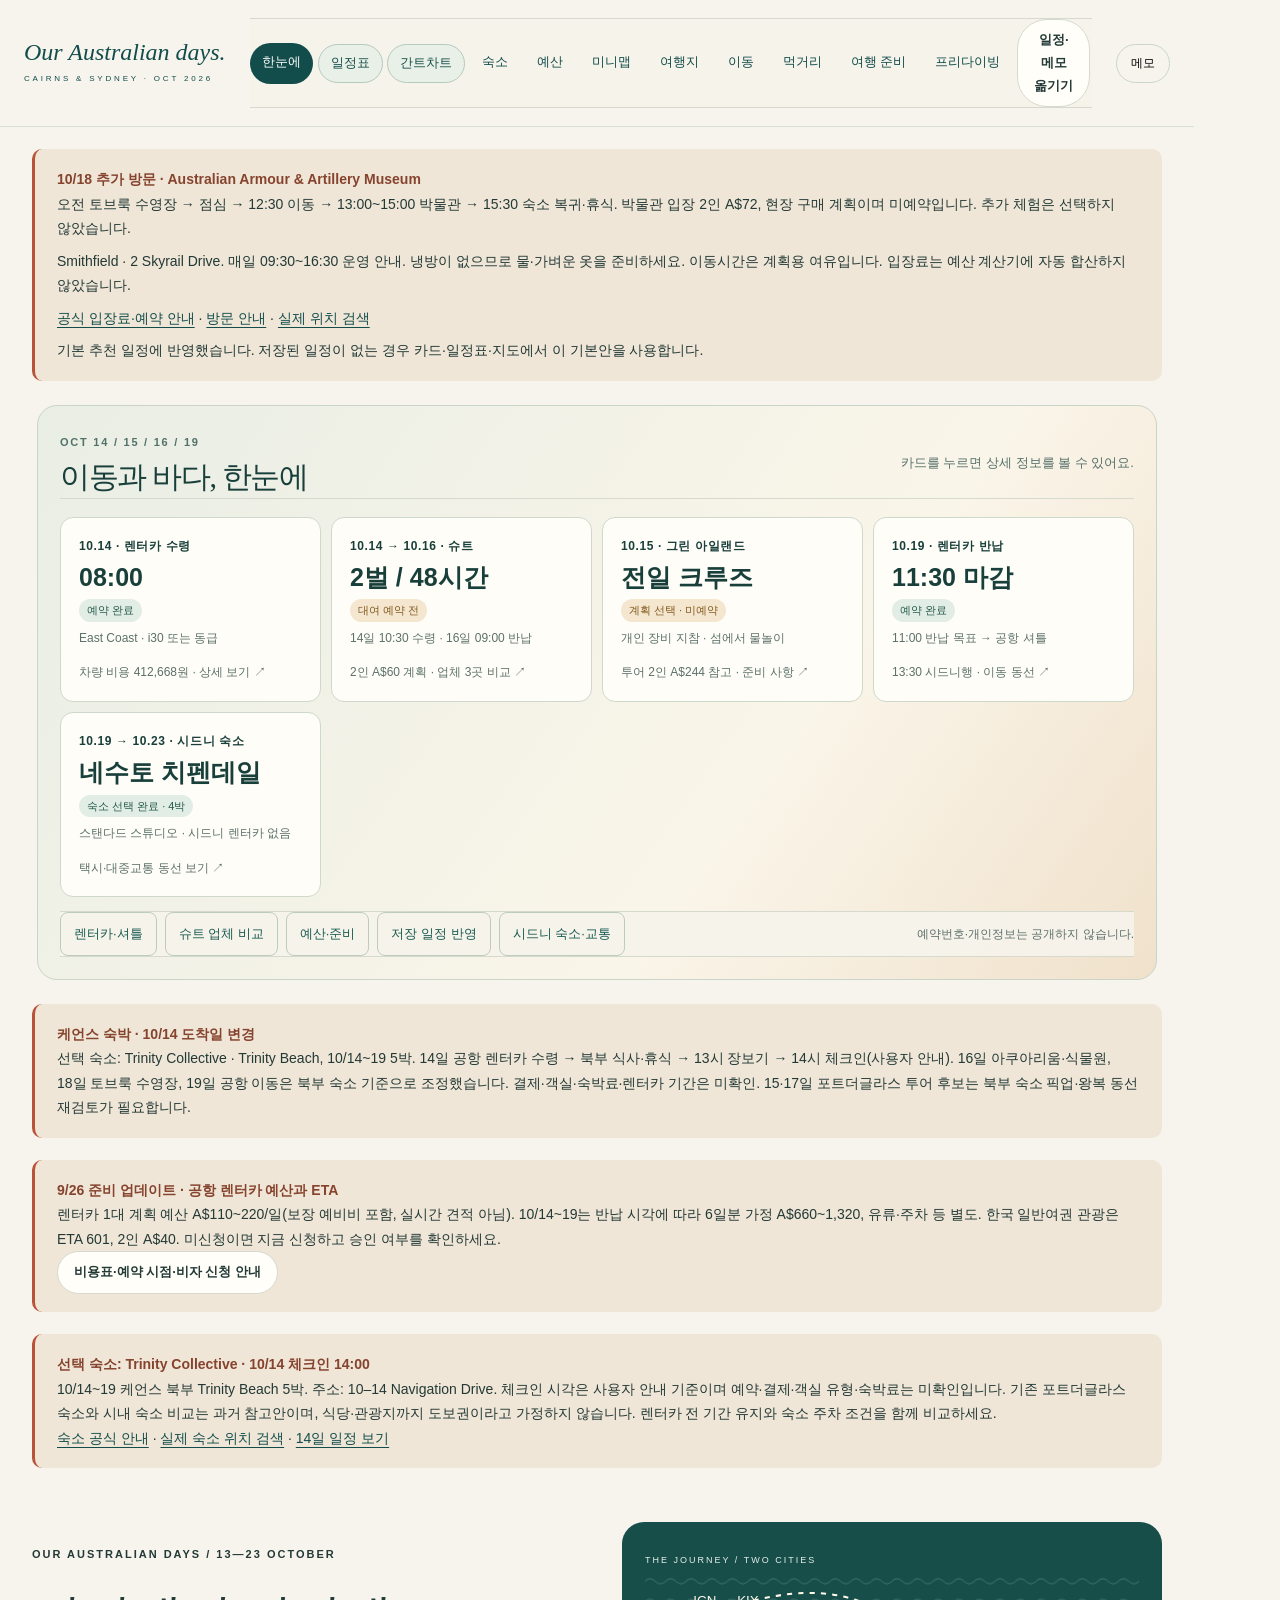
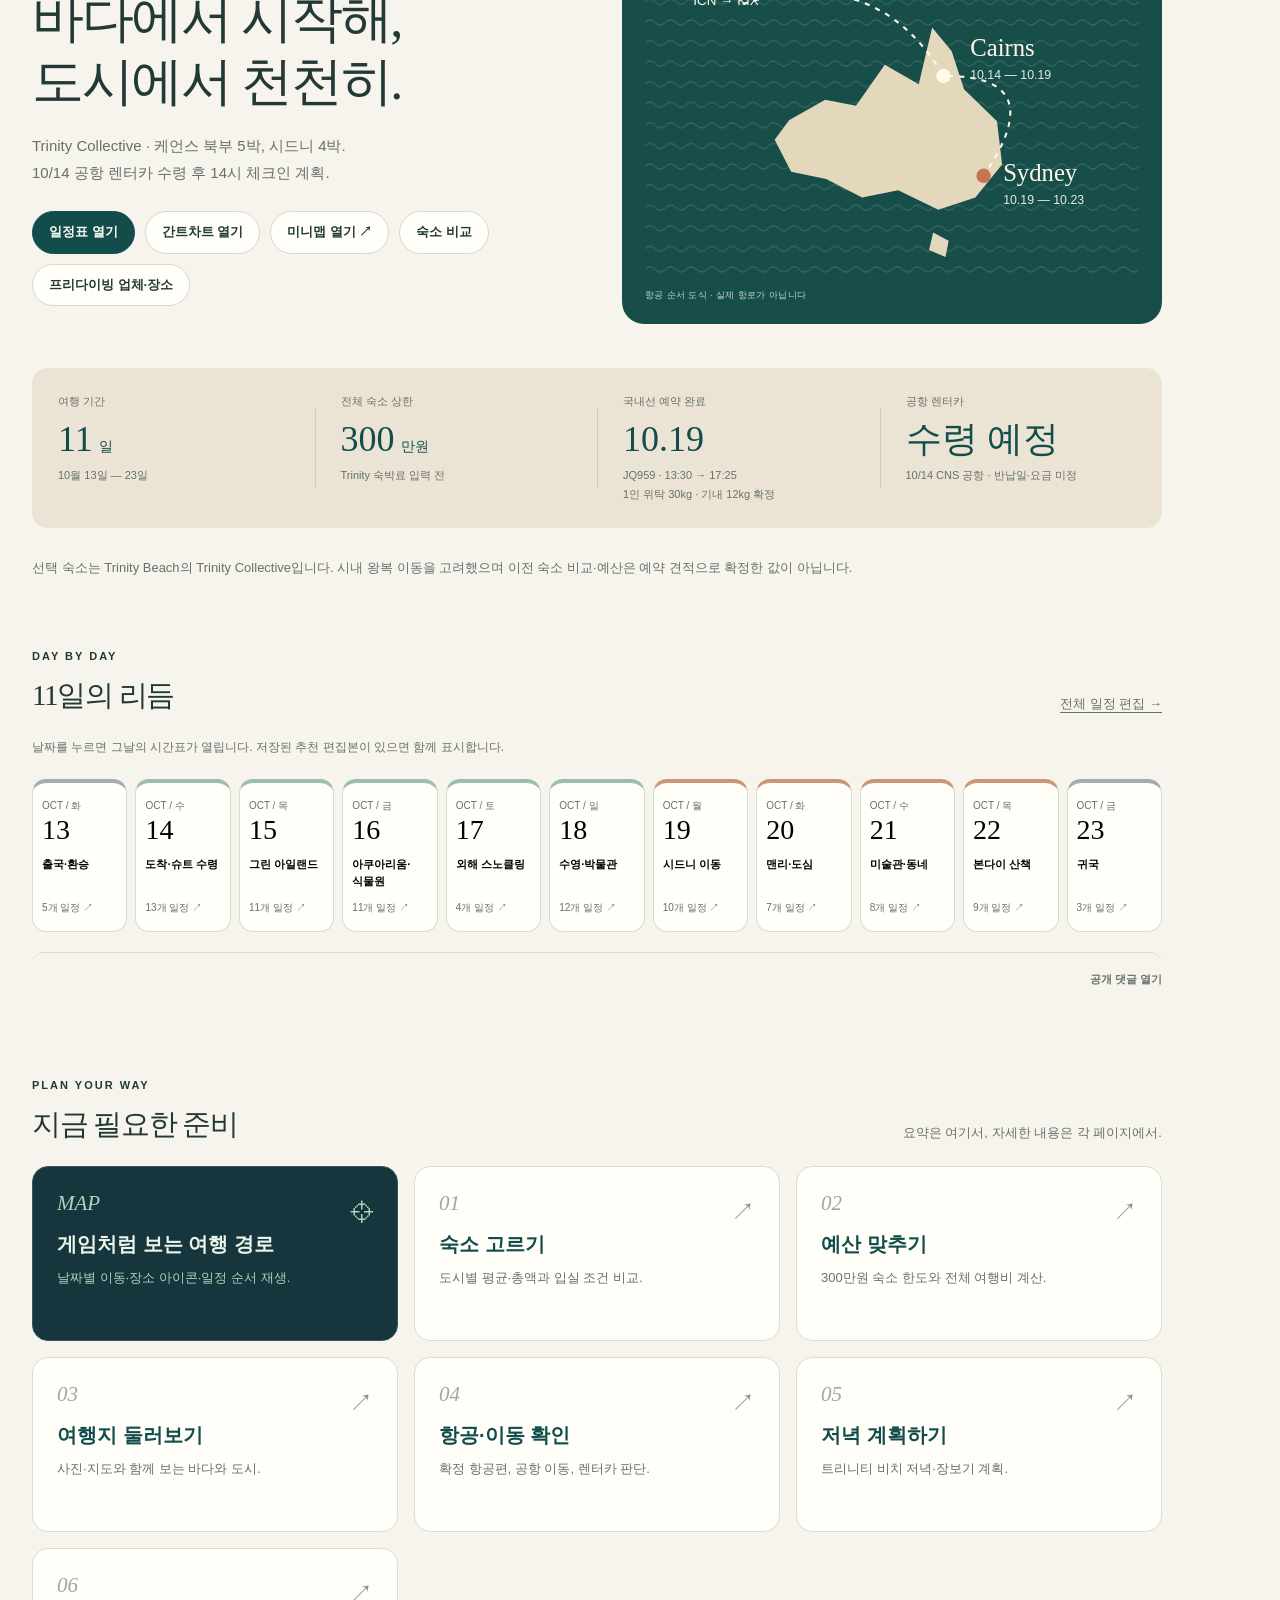
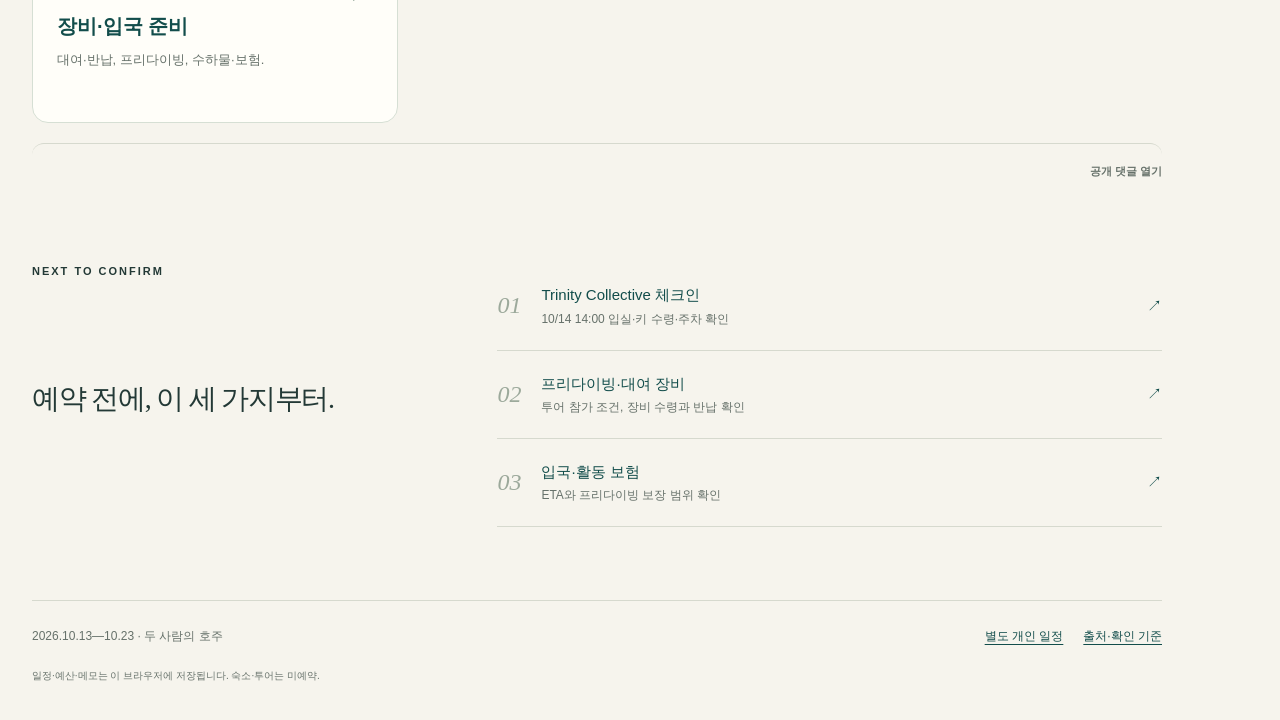
<file: index.html>
<!doctype html><html lang="ko"><head><meta charset="utf-8"><meta name="viewport" content="width=device-width,initial-scale=1,viewport-fit=cover"><meta name="theme-color" content="#124d4b"><meta name="referrer" content="strict-origin-when-cross-origin"><title>여행 한눈에 · Our Australian days</title><link rel="stylesheet" href="assets/legacy.css?v=trinity-20260926-r2"><link rel="stylesheet" href="assets/site.css?v=trinity-20260926-r2"></head><body class="portal home-page"><a class="skip" href="#main">본문으로 이동</a><header class="site-header"><a class="site-brand" href="index.html">Our Australian days.<small>CAIRNS & SYDNEY · OCT 2026</small></a><nav aria-label="기능별 페이지"><a href="index.html" aria-current="page">한눈에</a><a href="recommended-itinerary.html">일정</a><a href="stay.html">숙소</a><a href="budget.html">예산</a><a href="route-map.html">미니맵</a><a href="explore.html">여행지</a><a href="transport.html">이동</a><a href="dining.html">먹거리</a><a href="prepare.html">여행 준비</a><a href="freediving.html">프리다이빙</a></nav><button class="site-notes" type="button" data-notes-open aria-label="개인 메모 열기">메모</button></header><main class="page-shell" id="main"><section class="home-hero" id="travel-overview"><div><span class="eyebrow">OUR AUSTRALIAN DAYS / 13—23 OCTOBER</span><h1>바다에서 시작해,<br>도시에서 천천히.</h1><p>Trinity Collective · 케언스 북부 5박, 시드니 4박.<br>10/14 공항 렌터카 수령 후 오후 2시 체크인.</p><div class="hero-actions"><a class="btn primary" href="recommended-itinerary.html" data-trip-planner="grid" aria-haspopup="dialog">일정표 열기</a><a class="btn" href="recommended-itinerary.html?view=gantt&amp;day=all" data-trip-planner="gantt" aria-haspopup="dialog">간트차트 열기</a><a class="btn" href="route-map.html" data-trip-planner="map" aria-haspopup="dialog">미니맵 열기 ↗</a><a class="btn" href="stay.html">숙소 비교</a><a class="btn" href="freediving.html">프리다이빙 업체·장소</a></div></div><div class="journey-art" role="img" aria-label="10월 14일 케언스 도착 후 Trinity Collective 이동, 19일 시드니 이동, 23일 귀국"><span class="art-caption">THE JOURNEY / TWO CITIES</span><svg viewBox="0 0 480 300" aria-hidden="true"><defs><pattern id="ocean-lines" width="20" height="20" patternUnits="userSpaceOnUse"><path d="M0 10 Q5 5 10 10 T20 10" fill="none" stroke="#a3c2b740"/></pattern></defs><rect width="480" height="300" fill="url(#ocean-lines)"/><path d="M140 145 L175 125 205 131 233 91 266 110 279 55 298 78 310 115 342 146 347 188 321 220 285 232 246 213 211 220 176 202 142 195 126 164Z" fill="#e3d8bb"/><path d="M280 254l15 8-3 16-16-7Z" fill="#e3d8bb"/><path d="M95 32 Q225 -8 290 102 Q396 101 329 199" fill="none" stroke="#fff9e9" stroke-width="2" stroke-dasharray="5 6"/><circle cx="290" cy="102" r="7" fill="#fff9e9"/><circle cx="329" cy="199" r="7" fill="#c77551"/><text x="47" y="33" fill="#fff9e9" font-size="13">ICN → KIX</text><text x="316" y="83" fill="#fff9e9" font-size="24" font-family="Georgia">Cairns</text><text x="316" y="105" fill="#e2ece5" font-size="12">10.14 — 10.19</text><text x="348" y="204" fill="#fff9e9" font-size="24" font-family="Georgia">Sydney</text><text x="348" y="226" fill="#e2ece5" font-size="12">10.19 — 10.23</text></svg><span class="art-foot">항공 순서 도식 · 실제 항로가 아닙니다</span></div></section>
<div class="home-metrics"><a href="recommended-itinerary.html"><small>여행 기간</small><strong>11<span>일</span></strong><p>10월 13일 — 23일</p></a><a href="stay.html"><small>전체 숙소 상한</small><strong>300<span>만원</span></strong><p>Trinity 숙박료 입력 전</p></a><a href="transport.html"><small>국내선 예약 완료</small><strong>10.19</strong><p>JQ959 · 13:30 → 17:25<br>1인 위탁 30kg · 기내 12kg 확정</p></a><a href="transport.html#transport"><small>공항 렌터카</small><strong>수령 예정</strong><p>10/14 CNS · 반납일·요금 미정</p></a></div>
<p class="back-note">선택 숙소는 Trinity Collective입니다. 케언스 아쿠아리움·식물원·토브룩 수영장을 방문하며, 북부 숙소와 시내 사이 차량 이동을 고려합니다.</p><section class="section home-days" id="itinerary"><div class="split-heading"><div><span class="eyebrow">DAY BY DAY</span><h2>11일의 리듬</h2></div><a href="recommended-itinerary.html">전체 일정 편집 →</a></div><p class="fine">날짜를 누르면 그날의 시간표가 열립니다. 저장된 추천 편집본이 있으면 함께 표시합니다.</p><div class="day-strip" id="home-day-strip"></div></section><section class="section" id="planning-hub"><div class="split-heading"><div><span class="eyebrow">PLAN YOUR WAY</span><h2>지금 필요한 준비</h2></div><p>요약은 여기서, 자세한 내용은 각 페이지에서.</p></div><div class="feature-grid"><a class="feature-card minimap-feature" href="route-map.html"><span class="feature-no">MAP</span><h3>게임처럼 보는 여행 경로</h3><p>날짜별 이동·장소 아이콘·일정 순서 재생.</p><span class="feature-arrow" aria-hidden="true">⌖</span></a><a class="feature-card" href="stay.html"><span class="feature-no">01</span><h3>숙소 고르기</h3><p>도시별 평균·총액과 입실 조건 비교.</p><span class="feature-arrow" aria-hidden="true">↗</span></a><a class="feature-card" href="budget.html"><span class="feature-no">02</span><h3>예산 맞추기</h3><p>300만원 숙소 한도와 전체 여행비 계산.</p><span class="feature-arrow" aria-hidden="true">↗</span></a><a class="feature-card" href="explore.html"><span class="feature-no">03</span><h3>여행지 둘러보기</h3><p>사진·지도와 함께 보는 바다와 도시.</p><span class="feature-arrow" aria-hidden="true">↗</span></a><a class="feature-card" href="transport.html"><span class="feature-no">04</span><h3>항공·이동 확인</h3><p>확정 항공편, 공항 이동, 렌터카 판단.</p><span class="feature-arrow" aria-hidden="true">↗</span></a><a class="feature-card" href="dining.html"><span class="feature-no">05</span><h3>저녁 계획하기</h3><p>트리니티 비치 저녁·장보기 계획.</p><span class="feature-arrow" aria-hidden="true">↗</span></a><a class="feature-card" href="prepare.html"><span class="feature-no">06</span><h3>장비·입국 준비</h3><p>대여·반납, 프리다이빙, 수하물·보험.</p><span class="feature-arrow" aria-hidden="true">↗</span></a></div></section><section class="section home-next"><span class="eyebrow">NEXT TO CONFIRM</span><h2>예약 전에, 이 세 가지부터.</h2><div class="next-items"><a href="stay.html"><b>01</b><span>Trinity Collective 체크인<small>10/14 14:00 입실·키 수령·주차 확인</small></span><span>↗</span></a><a href="prepare.html#freedive-rental"><b>02</b><span>프리다이빙·대여 장비<small>투어 참가 조건, 장비 수령과 반납 확인</small></span><span>↗</span></a><a href="prepare.html#entry-insurance"><b>03</b><span>입국·활동 보험<small>ETA와 프리다이빙 보장 범위 확인</small></span><span>↗</span></a></div></section></main><footer class="site-footer"><span>2026.10.13—10.23 · 두 사람의 호주</span><div><a href="personal-plan.html">별도 개인 일정</a><a href="prepare.html#sources">출처·확인 기준</a></div><small>일정·예산·메모는 이 브라우저에 저장됩니다. 숙소·투어는 미예약.</small></footer><dialog class="info-dialog" id="info-dialog" aria-labelledby="info-title"><div class="info-head"><div><span class="eyebrow">TRIP DETAILS</span><h2 id="info-title"></h2></div><button type="button" class="dialog-close" data-info-close aria-label="상세 내용 닫기">×</button></div><div id="info-body" class="info-body"></div></dialog><script id="public-comments-config" type="application/json">
{"repo":"MarcoBackman/australia_travel_plan","repoId":"","category":"Announcements","categoryId":"","site":"https://marcobackman.github.io/australia_travel_plan/"}
</script><dialog id="public-comments-dialog" class="public-comments-dialog" aria-labelledby="public-comments-title" aria-describedby="public-comments-privacy">
 <header class="public-comments-header"><div><span class="eyebrow">OUR SHARED NOTES / GITHUB</span><h2 id="public-comments-title">함께 보는 공개 댓글</h2></div><button type="button" class="public-comments-close" id="public-comments-close" aria-label="공개 댓글 닫기" autofocus>&times;</button></header>
 <div class="public-comments-body">
  <div class="public-comments-controls"><label for="public-comments-section">이야기할 섹션</label><select id="public-comments-section"></select></div>
  <div class="public-comments-privacy" id="public-comments-privacy"><p><strong>읽기는 누구나, 작성은 GitHub 로그인으로.</strong> 댓글은 공개 GitHub Discussions에 저장되며, 사이트 방문자뿐 아니라 누구나 읽을 수 있습니다.</p><p>예약번호, 항공권, 여권 정보, 연락처는 올리지 마세요. 개인 메모·예산·일정 시트는 여기로 자동 전송하지 않습니다.</p></div>
  <p id="public-comments-status" class="public-comments-status" role="status" aria-live="polite"></p>
  <div id="public-comments-host" class="public-comments-host"><div class="giscus"></div></div>
  <footer class="public-comments-footer"><span>섹션별 대화 · GitHub에 보관</span><a id="public-comments-github" target="_blank" rel="noopener noreferrer" class="public-comments-fallback">GitHub에서 토론 찾기</a><a href="https://giscus.app/ko" target="_blank" rel="noopener noreferrer">댓글 서비스 안내</a></footer>
 </div>
</dialog><script src="assets/routes.js?v=trinity-20260926-r2"></script><script src="assets/site.js?v=trinity-20260926-r2"></script><script src="assets/planner-modal.js?v=gantt-details-20260926"></script><script src="assets/itinerary-data.js?v=museum-20260926"></script>
<script src="assets/green-island-rental.js?v=20260926"></script><script src="assets/museum-stop.js?v=museum-20260926"></script><script src="assets/home.js?v=private-transfer-20260926-r3"></script><script src="assets/notes.js?v=trinity-20260926-r2"></script><script src="assets/comments.js?v=trinity-20260926-r2"></script><script src="assets/plan-transfer.js?v=private-transfer-20260926-r3"></script></body></html>
</file>
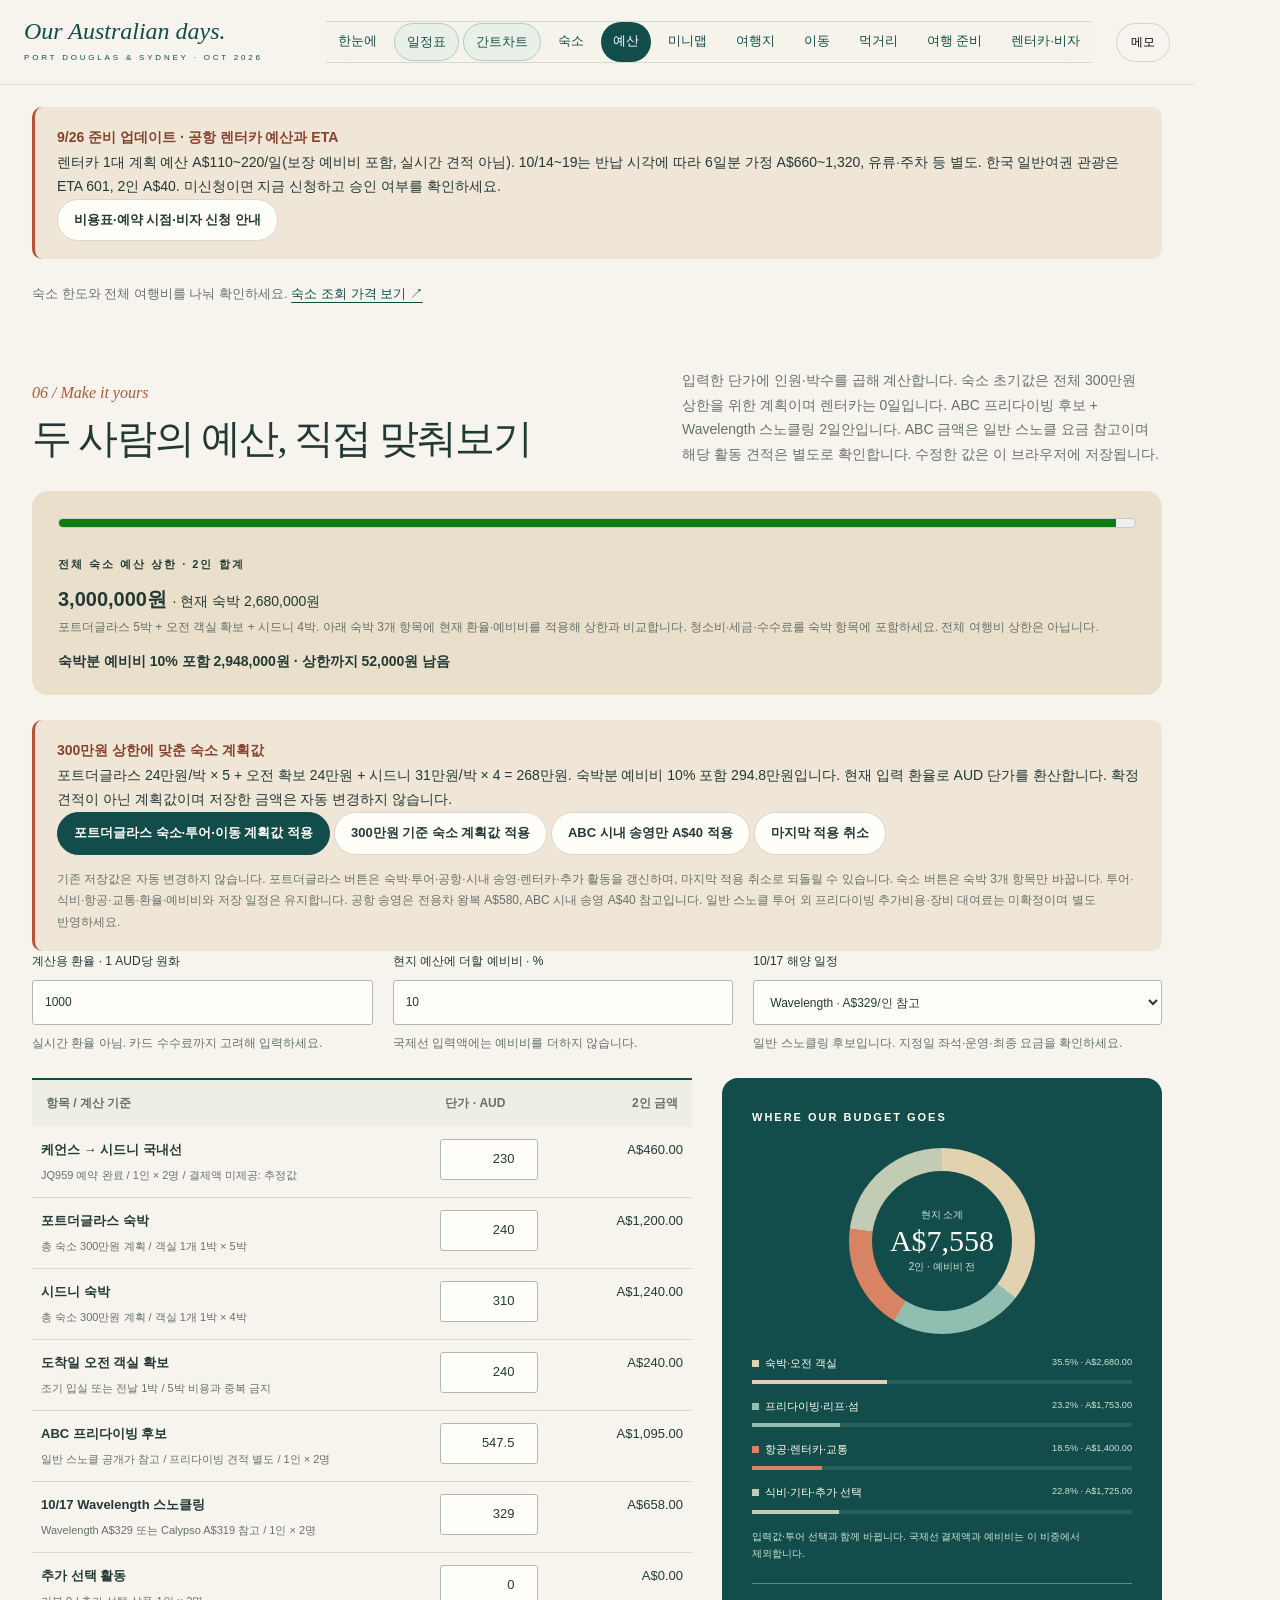
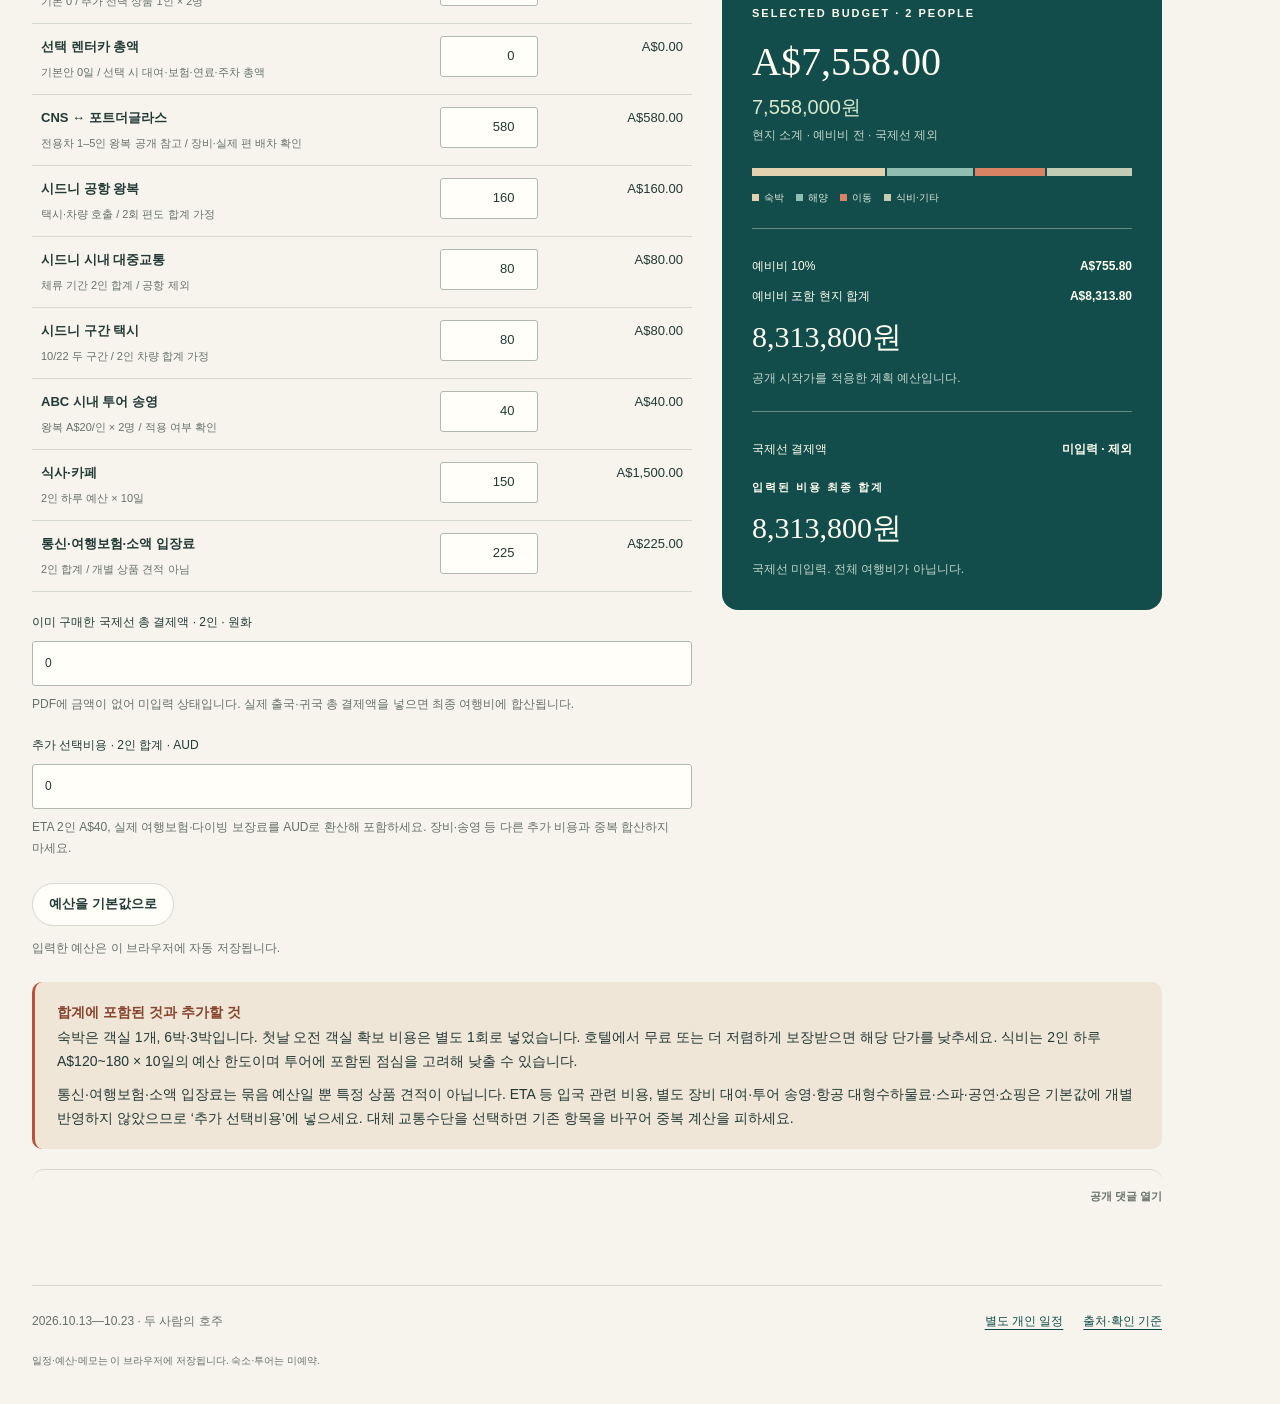
<file: budget.html>
<!doctype html><html lang="ko"><head><meta charset="utf-8"><meta name="viewport" content="width=device-width,initial-scale=1,viewport-fit=cover"><meta name="theme-color" content="#124d4b"><meta name="referrer" content="strict-origin-when-cross-origin"><title>예산 계산 · Our Australian days</title><link rel="stylesheet" href="assets/legacy.css?v=port-20260914"><link rel="stylesheet" href="assets/site.css?v=minimap-20260914"></head><body class="portal budget-page"><a class="skip" href="#main">본문으로 이동</a><header class="site-header"><a class="site-brand" href="index.html">Our Australian days.<small>PORT DOUGLAS & SYDNEY · OCT 2026</small></a><nav aria-label="기능별 페이지"><a href="index.html">한눈에</a><a href="recommended-itinerary.html">일정</a><a href="stay.html">숙소</a><a href="budget.html" aria-current="page">예산</a><a href="route-map.html">미니맵</a><a href="explore.html">여행지</a><a href="transport.html">이동</a><a href="dining.html">먹거리</a><a href="prepare.html">여행 준비</a></nav><button class="site-notes" type="button" data-notes-open aria-label="개인 메모 열기">메모</button></header><main class="page-shell" id="main"><p class="back-note">숙소 한도와 전체 여행비를 나눠 확인하세요. <a href="stay.html">숙소 조회 가격 보기 ↗</a></p><section class="section" id="budget"><div class="section-head"><div><span class="section-no">06 / Make it yours</span><h2>두 사람의 예산, 직접 맞춰보기</h2></div><p>입력한 단가에 인원·박수를 곱해 계산합니다. 숙소 초기값은 전체 300만원 상한을 위한 계획이며 렌터카는 0일입니다. ABC 프리다이빙 후보 + Wavelength 스노클링 2일안입니다. ABC 금액은 일반 스노클 요금 참고이며 해당 활동 견적은 별도로 확인합니다. 수정한 값은 이 브라우저에 저장됩니다.</p></div>
 <div class="range-card"><meter id="lodging-meter" class="lodging-meter" min="0" max="3000000" value="2948000" aria-label="300만원 중 숙박 예비비 포함 계획"></meter><span class="eyebrow">전체 숙소 예산 상한 · 2인 합계</span><b>3,000,000원 <span id="range-krw" style="font-size:14px;font-weight:400"></span></b><p class="small">포트더글라스 5박 + 오전 객실 확보 + 시드니 4박. 아래 숙박 3개 항목에 현재 환율·예비비를 적용해 상한과 비교합니다. 청소비·세금·수수료를 숙박 항목에 포함하세요. 전체 여행비 상한은 아닙니다.</p><p id="stay-cap-status" role="status" class="stay-cap-status"></p></div>
 <div class="notice" id="stay-budget-note"><strong>300만원 상한에 맞춘 숙소 계획값</strong><p>포트더글라스 24만원/박 × 5 + 오전 확보 24만원 + 시드니 31만원/박 × 4 = 268만원. 숙박분 예비비 10% 포함 294.8만원입니다. 현재 입력 환율로 AUD 단가를 환산합니다. 확정 견적이 아닌 계획값이며 저장한 금액은 자동 변경하지 않습니다.</p><button class="btn primary" id="apply-port-budget" type="button">포트더글라스 숙소·투어·이동 계획값 적용</button> <button class="btn" id="apply-stay-budget" type="button">300만원 기준 숙소 계획값 적용</button> <button class="btn" id="apply-gear-transfer" type="button">ABC 시내 송영만 A$40 적용</button> <button class="btn" id="undo-stay-budget" type="button" disabled>마지막 적용 취소</button><p class="fine" id="stay-budget-status" role="status">기존 저장값은 자동 변경하지 않습니다. 포트더글라스 버튼은 숙박·투어·공항·시내 송영·렌터카·추가 활동을 갱신하며, 마지막 적용 취소로 되돌릴 수 있습니다. 숙소 버튼은 숙박 3개 항목만 바꿉니다. 투어·식비·항공·교통·환율·예비비와 저장 일정은 유지합니다. 공항 송영은 전용차 왕복 A$580, ABC 시내 송영 A$40 참고입니다. 일반 스노클 투어 외 프리다이빙 추가비용·장비 대여료는 미확정이며 별도 반영하세요.</p></div><div class="controls"><label class="control">계산용 환율 · 1 AUD당 원화<input id="exchange" type="number" min="1" max="100000" step="1" value="1000" inputmode="decimal"><span class="small">실시간 환율 아님. 카드 수수료까지 고려해 입력하세요.</span></label><label class="control">현지 예산에 더할 예비비 · %<input id="reserve" type="number" min="0" max="100" step="1" value="10" inputmode="decimal"><span class="small">국제선 입력액에는 예비비를 더하지 않습니다.</span></label><label class="control">10/17 해양 일정<select id="reef-choice"><option value="wavelength">Wavelength · A$329/인 참고</option><option value="calypso">Calypso · A$319/인 참고</option></select><span class="small">일반 스노클링 후보입니다. 지정일 좌석·운영·최종 요금을 확인하세요.</span></label></div>
 <div class="budget-layout"><div><div class="table-wrap"><table class="budget-table"><thead><tr><th scope="col">항목 / 계산 기준</th><th scope="col">단가 · AUD</th><th scope="col">2인 금액</th></tr></thead><tbody id="budget-rows"></tbody></table></div><div class="controls" style="grid-template-columns:1fr;margin-top:20px"><label class="control">이미 구매한 국제선 총 결제액 · 2인 · 원화<input id="international" type="number" min="0" max="100000000" step="1000" value="0" inputmode="numeric"><span class="small">PDF에 금액이 없어 미입력 상태입니다. 실제 출국·귀국 총 결제액을 넣으면 최종 여행비에 합산됩니다.</span></label><label class="control">추가 선택비용 · 2인 합계 · AUD<input id="extras" type="number" min="0" max="100000" step="1" value="0" inputmode="decimal"><span class="small">ETA 2인 A$40, 실제 여행보험·다이빙 보장료를 AUD로 환산해 포함하세요. 장비·송영 등 다른 추가 비용과 중복 합산하지 마세요.</span></label></div><div class="actions no-print"><button class="btn" id="reset-budget" type="button">예산을 기본값으로</button></div><p id="budget-status" class="budget-status" role="status">이 브라우저에 자동 저장됩니다.</p></div>
 <aside class="budget-total" aria-label="예산 계산 결과"><div class="eyebrow">SELECTED BUDGET · 2 PEOPLE</div><div class="big" id="total-aud">A$6,902.00</div><div class="won" id="total-krw">6,902,000원</div><p class="sub">현지 소계 · 예비비 전 · 국제선 제외</p><div class="cost-bar" id="cost-bar" aria-hidden="true"></div><div class="cost-key"><span style="--key:#e3d2b0">숙박</span><span style="--key:#90beb1">해양</span><span style="--key:#d88464">이동</span><span style="--key:#c2cbb3">식비·기타</span></div><div class="split"><div class="calc-line"><span>예비비 <span id="reserve-label">10</span>%</span><strong id="reserve-aud">A$690.20</strong></div><div class="calc-line"><span>예비비 포함 현지 합계</span><strong id="with-reserve-aud">A$7,592.20</strong></div><div class="big-small" id="with-reserve-krw">7,592,200원</div><p class="sub">공개 시작가를 적용한 계획 예산입니다.</p></div><div class="split"><div class="calc-line"><span>국제선 결제액</span><strong id="international-label">미입력 · 제외</strong></div><div class="eyebrow" style="margin-top:18px">입력된 비용 최종 합계</div><div class="big-small" id="grand-total">7,592,200원</div><p class="sub" id="grand-note">국제선 미입력. 전체 여행비가 아닙니다.</p></div></aside>
 </div>
 <noscript><div class="notice">자동 계산에는 JavaScript가 필요합니다. 기본안은 현지 A$5,762~8,042, 예비비 10% 포함 A$6,338.20~8,846.20입니다. 성인 2인, 숙박 9박과 도착일 객실 확보 비용을 포함하며 국제선은 제외합니다.</div></noscript>
 <div class="notice"><strong>합계에 포함된 것과 추가할 것</strong><p>숙박은 객실 1개, 6박·3박입니다. 첫날 오전 객실 확보 비용은 별도 1회로 넣었습니다. 호텔에서 무료 또는 더 저렴하게 보장받으면 해당 단가를 낮추세요. 식비는 2인 하루 A$120~180 × 10일의 예산 한도이며 투어에 포함된 점심을 고려해 낮출 수 있습니다.</p><p>통신·여행보험·소액 입장료는 묶음 예산일 뿐 특정 상품 견적이 아닙니다. ETA 등 입국 관련 비용, 별도 장비 대여·투어 송영·항공 대형수하물료·스파·공연·쇼핑은 기본값에 개별 반영하지 않았으므로 ‘추가 선택비용’에 넣으세요. 대체 교통수단을 선택하면 기존 항목을 바꾸어 중복 계산을 피하세요.</p></div>
 </section></main><footer class="site-footer"><span>2026.10.13—10.23 · 두 사람의 호주</span><div><a href="personal-plan.html">별도 개인 일정</a><a href="prepare.html#sources">출처·확인 기준</a></div><small>일정·예산·메모는 이 브라우저에 저장됩니다. 숙소·투어는 미예약.</small></footer><dialog class="info-dialog" id="info-dialog" aria-labelledby="info-title"><div class="info-head"><div><span class="eyebrow">TRIP DETAILS</span><h2 id="info-title"></h2></div><button type="button" class="dialog-close" data-info-close aria-label="상세 내용 닫기">×</button></div><div id="info-body" class="info-body"></div></dialog><script id="public-comments-config" type="application/json">
{"repo":"MarcoBackman/australia_travel_plan","repoId":"","category":"Announcements","categoryId":"","site":"https://marcobackman.github.io/australia_travel_plan/"}
</script><dialog id="public-comments-dialog" class="public-comments-dialog" aria-labelledby="public-comments-title" aria-describedby="public-comments-privacy">
 <header class="public-comments-header"><div><span class="eyebrow">OUR SHARED NOTES / GITHUB</span><h2 id="public-comments-title">함께 보는 공개 댓글</h2></div><button type="button" class="public-comments-close" id="public-comments-close" aria-label="공개 댓글 닫기" autofocus>&times;</button></header>
 <div class="public-comments-body">
  <div class="public-comments-controls"><label for="public-comments-section">이야기할 섹션</label><select id="public-comments-section"></select></div>
  <div class="public-comments-privacy" id="public-comments-privacy"><p><strong>읽기는 누구나, 작성은 GitHub 로그인으로.</strong> 댓글은 공개 GitHub Discussions에 저장되며, 사이트 방문자뿐 아니라 누구나 읽을 수 있습니다.</p><p>예약번호, 항공권, 여권 정보, 연락처는 올리지 마세요. 개인 메모·예산·일정 시트는 여기로 자동 전송하지 않습니다.</p></div>
  <p id="public-comments-status" class="public-comments-status" role="status" aria-live="polite"></p>
  <div id="public-comments-host" class="public-comments-host"><div class="giscus"></div></div>
  <footer class="public-comments-footer"><span>섹션별 대화 · GitHub에 보관</span><a id="public-comments-github" target="_blank" rel="noopener noreferrer" class="public-comments-fallback">GitHub에서 토론 찾기</a><a href="https://giscus.app/ko" target="_blank" rel="noopener noreferrer">댓글 서비스 안내</a></footer>
 </div>
</dialog><script src="assets/routes.js?v=minimap-20260914"></script><script src="assets/site.js?v=booked-20260914"></script><script src="assets/planner-modal.js?v=minimap-20260914"></script><script src="assets/budget.js?v=port-20260914"></script><script src="assets/notes.js?v=port-20260914"></script><script src="assets/comments.js?v=port-20260914"></script></body></html>
</file>
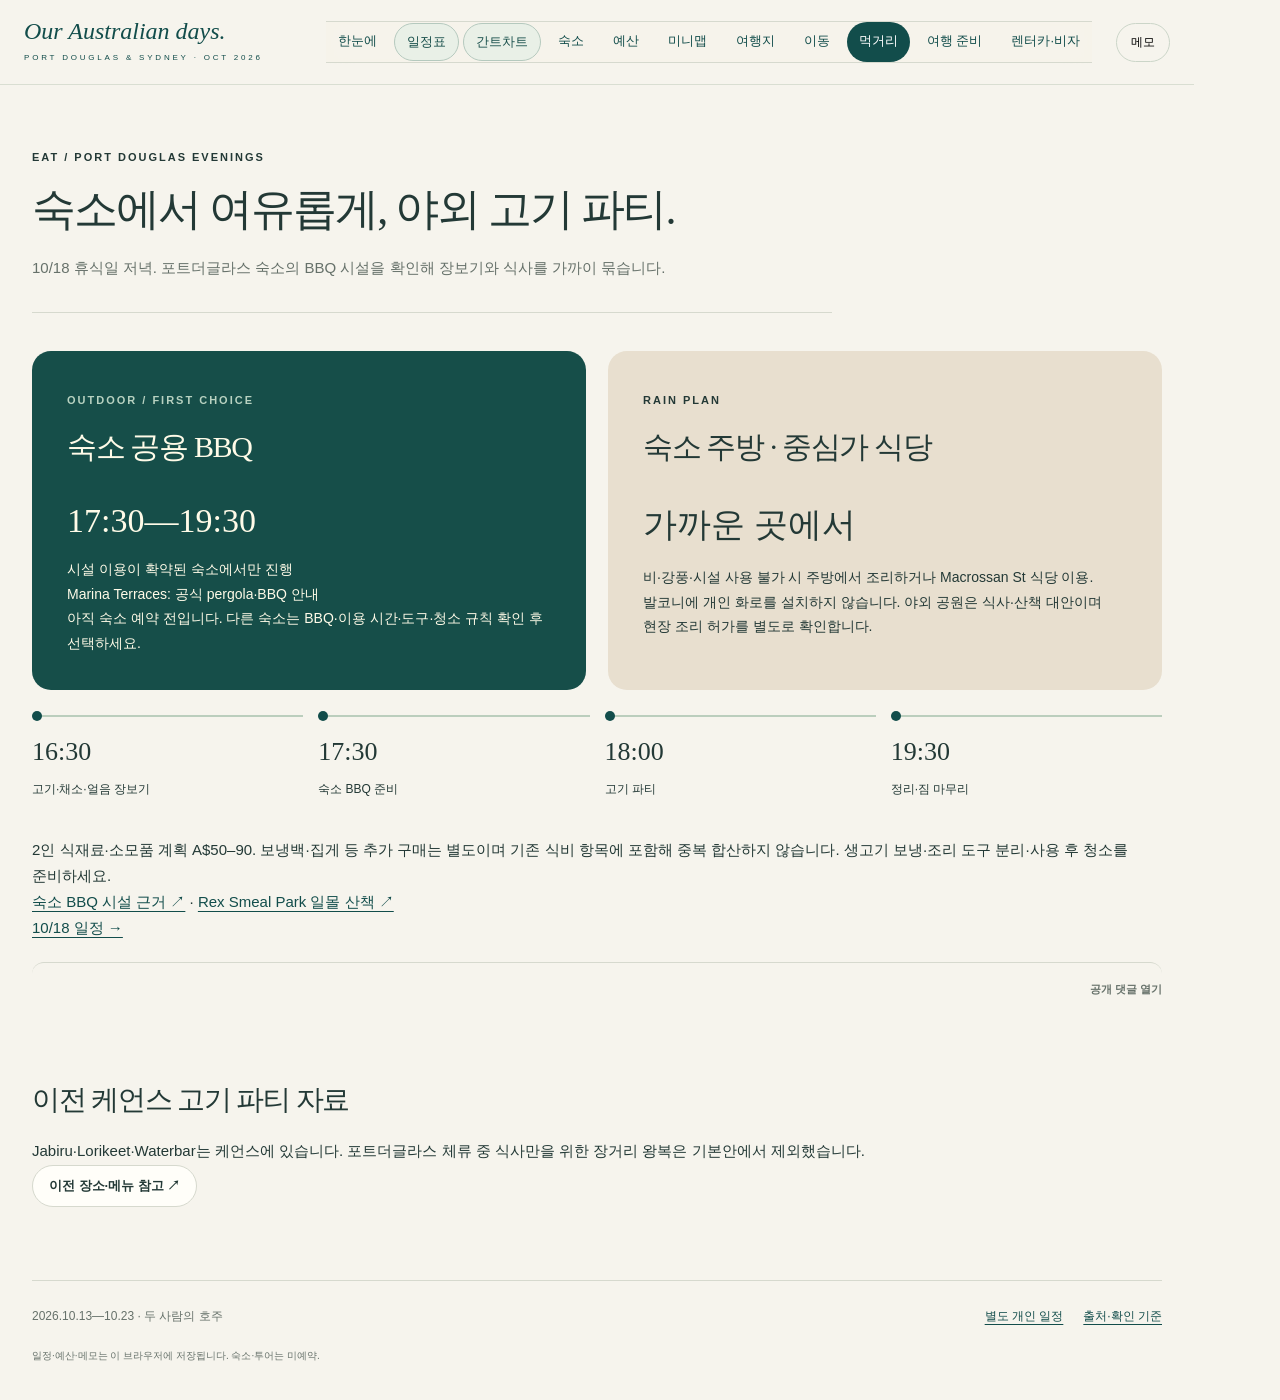
<file: dining.html>
<!doctype html><html lang="ko"><head><meta charset="utf-8"><meta name="viewport" content="width=device-width,initial-scale=1,viewport-fit=cover"><meta name="theme-color" content="#124d4b"><meta name="referrer" content="strict-origin-when-cross-origin"><title>먹거리·BBQ · Our Australian days</title><link rel="stylesheet" href="assets/legacy.css?v=port-20260914"><link rel="stylesheet" href="assets/site.css?v=minimap-20260914"></head><body class="portal dining-page"><a class="skip" href="#main">본문으로 이동</a><header class="site-header"><a class="site-brand" href="index.html">Our Australian days.<small>PORT DOUGLAS & SYDNEY · OCT 2026</small></a><nav aria-label="기능별 페이지"><a href="index.html">한눈에</a><a href="recommended-itinerary.html">일정</a><a href="stay.html">숙소</a><a href="budget.html">예산</a><a href="route-map.html">미니맵</a><a href="explore.html">여행지</a><a href="transport.html">이동</a><a href="dining.html" aria-current="page">먹거리</a><a href="prepare.html">여행 준비</a></nav><button class="site-notes" type="button" data-notes-open aria-label="개인 메모 열기">메모</button></header><main class="page-shell" id="main"><header class="page-heading"><span class="eyebrow">EAT / PORT DOUGLAS EVENINGS</span><h1>숙소에서 여유롭게, 야외 고기 파티.</h1><p>10/18 휴식일 저녁. 포트더글라스 숙소의 BBQ 시설을 확인해 장보기와 식사를 가까이 묶습니다.</p></header><section class="section" id="cairns-bbq"><div class="dining-grid"><article class="dining-card outdoor"><span class="eyebrow">OUTDOOR / FIRST CHOICE</span><h2>숙소 공용 BBQ</h2><strong>17:30—19:30</strong><p>시설 이용이 확약된 숙소에서만 진행<br>Marina Terraces: 공식 pergola·BBQ 안내</p><p>아직 숙소 예약 전입니다. 다른 숙소는 BBQ·이용 시간·도구·청소 규칙 확인 후 선택하세요.</p></article><article class="dining-card"><span class="eyebrow">RAIN PLAN</span><h2>숙소 주방 · 중심가 식당</h2><strong>가까운 곳에서</strong><p>비·강풍·시설 사용 불가 시 주방에서 조리하거나 Macrossan St 식당 이용.</p><p>발코니에 개인 화로를 설치하지 않습니다. 야외 공원은 식사·산책 대안이며 현장 조리 허가를 별도로 확인합니다.</p></article></div><div class="route-steps"><div><b>16:30</b><p>고기·채소·얼음 장보기</p></div><div><b>17:30</b><p>숙소 BBQ 준비</p></div><div><b>18:00</b><p>고기 파티</p></div><div><b>19:30</b><p>정리·짐 마무리</p></div></div><p>2인 식재료·소모품 계획 A$50–90. 보냉백·집게 등 추가 구매는 별도이며 기존 식비 항목에 포함해 중복 합산하지 않습니다. 생고기 보냉·조리 도구 분리·사용 후 청소를 준비하세요.</p><a href="https://www.marinaterraces.com.au/port-douglas-facilities/" target="_blank" rel="noopener noreferrer">숙소 BBQ 시설 근거 ↗</a> · <a href="https://www.visitportdouglasdaintree.com/places/rex-smeal-park" target="_blank" rel="noopener noreferrer">Rex Smeal Park 일몰 산책 ↗</a><p><a href="recommended-itinerary.html?day=2026-10-18">10/18 일정 →</a></p></section><section class="section"><h2>이전 케언스 고기 파티 자료</h2><p>Jabiru·Lorikeet·Waterbar는 케언스에 있습니다. 포트더글라스 체류 중 식사만을 위한 장거리 왕복은 기본안에서 제외했습니다.</p><button class="btn" type="button" data-info="old-cairns-bbq" data-title="이전 케언스 BBQ · 현재 일정 제외">이전 장소·메뉴 참고 ↗</button><template id="old-cairns-bbq"><p class="notice">아래 날짜 배정은 이전 케언스 체류안입니다. 현재 10/18은 포트더글라스 숙소 BBQ입니다.</p><div class="page-heading"><span class="eyebrow">EAT / AN EVENING OUTSIDE</span><h1>하루의 끝, 둘이서 고기 파티.</h1><p>10/18은 잠수 없는 휴식일. 장비를 정리하고 케언스의 저녁을 즐깁니다.</p></div><section class="section" id="cairns-bbq"><div class="dining-grid"><article class="dining-card outdoor"><span class="eyebrow">OUTDOOR / FIRST CHOICE</span><h2>에스플러네이드 BBQ</h2><p>Jabiru · 만석이면 Lorikeet</p><strong>18:00—19:30</strong><p>공용 전기 철판 · 무료 이용<br>장보기 예산 2인 A$50~90</p><p class="card-condition">음주는 제외합니다. 개인 조리도구·보냉백을 준비하세요.</p></article><article class="dining-card"><span class="eyebrow">RESTAURANT / RAIN PLAN</span><h2>Waterbar & Grill</h2><p>The Pier · 마리나 전망 스테이크</p><strong>17:30부터</strong><p>매일 저녁 영업 안내 · 미예약<br>공개 메뉴 예: Rib Eye A$62</p><p class="card-condition">비가 오면 장보기 전에 식당 빈자리를 확인하세요.</p></article></div><div class="route-steps"><div><b>17:00</b><p>고기·채소 장보기</p></div><div><b>17:45</b><p>BBQ 자리 확인</p></div><div><b>18:00</b><p>조리·저녁 식사</p></div><div><b>19:30</b><p>청소·숙소 복귀</p></div></div><button class="btn detail-button" type="button" data-info="bbq-detail" data-title="케언스 야외 BBQ·식당·준비물">운영시간·위치·메뉴·준비물 <span aria-hidden="true">↗</span></button><template id="bbq-detail"><section class="section" id="cairns-bbq"><div class="section-head"><div><span class="section-no">CAIRNS / BBQ NIGHT</span><h2>바다 옆에서 굽는 저녁</h2></div><p>직접 구워 먹는 무료 야외 바비큐와, 편하게 즐기는 스테이크 식당.</p></div><div class="notice"><strong>추천: 10/18 일요일 저녁, 에스플러네이드에서 두 사람의 야외 고기 파티</strong><p>오후 장비 세척·휴식 뒤 가까운 마트에서 장을 보고 공용 전기 철판에 직접 굽는 일정입니다. 다음 날 장비 반납·공항 이동을 고려해 20시까지 정리·숙소 복귀를 목표로 잡았습니다. 식당에서 편하게 먹는 대안도 아래에 있습니다.</p></div>
<div class="cols">
 <div class="box"><h3>직접 굽기 · 라군 주변 공용 BBQ</h3><ul><li><b>1순위 Jabiru:</b> 라군 동쪽, 전기 철판 4개·지붕 있는 조리 공간·테이블 2개. 전용 대관은 받지 않는 시설입니다. <a href="https://www.google.com/maps/search/?api=1&amp;query=Jabiru%20BBQ%20Cairns%20Esplanade%20Lagoon" target="_blank" rel="noopener noreferrer">지도에서 찾기 ↗</a></li><li><b>가까운 대안 Lorikeet:</b> 라군 서쪽, 철판 4개·지붕 있는 조리 공간·테이블 3개. 사용 중이거나 예약 표지가 있으면 다른 시설로 이동합니다. <a href="https://www.google.com/maps/search/?api=1&amp;query=Lorikeet%20BBQ%20Cairns%20Esplanade" target="_blank" rel="noopener noreferrer">지도에서 찾기 ↗</a></li><li><b>북쪽 대안 Curlew:</b> Muddy’s Playground 북쪽, 철판 2개·지붕·테이블 3개. 전용 대관 불가. 이쪽을 선택하면 이동시간을 더 확보하세요. <a href="https://www.google.com/maps/search/?api=1&amp;query=Curlew%20BBQ%20Cairns%20Esplanade" target="_blank" rel="noopener noreferrer">지도에서 찾기 ↗</a></li></ul><p><b>일반 이용 무료 · 매일 06:00~21:00.</b> 자리·작동 상태는 당일 확인하며, 무료 이용이 자리 확보를 뜻하지 않습니다. 두 사람의 일반 식사는 공용 이용으로 계획하고 독점 대관·단체 행사는 별도로 문의합니다. <a href="https://www.cairns.qld.gov.au/experience-cairns/Cairns-Esplanade/Esplanade-bbqs" target="_blank" rel="noopener noreferrer">시청 시설·이용시간 ↗</a> · <a href="https://www.cairns.qld.gov.au/experience-cairns/Cairns-Esplanade/parklands-for-hire" target="_blank" rel="noopener noreferrer">행사·대관 안내 ↗</a></p></div>
 <div class="box"><h3>식당에서 고기 파티 · Waterbar &amp; Grill</h3><p>The Pier, <b>1 Pier Point Rd</b>의 마리나 전망 스테이크하우스. 직접 굽기보다 조리·정리 없이 먹고 싶거나 비가 올 때 선택합니다. 셀프 바비큐 장소는 아닙니다.</p><p><b>매일 저녁 17:30부터</b> 영업 안내. 10/18 18:00 식사 후보이며 좌석은 미예약입니다. 비를 피할 실내 자리·테라스 좌석 가능 여부를 예약 시 확인하세요. 예약 전화 +61 7 4064 9536.</p><p>공식 공개 메뉴 예: <b>Rib Eye 280g A$62</b>, <b>Rib Platter A$94</b>. 둘을 나눠 먹으면 음식 A$156이며 음료·추가 사이드·결제 수수료는 별도입니다. 10월 실제 메뉴·가격은 다시 확인하세요.</p><p><a href="https://www.waterbarandgrill.com.au/" target="_blank" rel="noopener noreferrer">식당·예약 안내 ↗</a> · <a href="https://www.waterbarandgrill.com.au/menus" target="_blank" rel="noopener noreferrer">공식 메뉴 ↗</a> · <a href="https://www.google.com/maps/search/?api=1&amp;query=Waterbar%20and%20Grill%20Steakhouse%201%20Pier%20Point%20Road%20Cairns" target="_blank" rel="noopener noreferrer">지도에서 찾기 ↗</a></p></div>
</div>
<details class="box" style="margin-top:20px" open><summary>10/18 저녁 동선 · 케언스 현지 시각</summary><ol><li><b>17:00~17:45 장보기:</b> Woolworths Cairns, 103 Abbott St 후보. 고기는 마지막에 담고 보냉백에 넣습니다. 당일 일요일 영업·재고를 확인하고, 17시 장보기가 어렵다면 출발 전에 장보기 시각을 조정하세요. <a href="https://www.woolworths.com.au/shop/storelocator/qld-cairns-2537" target="_blank" rel="noopener noreferrer">공식 매장 찾기 ↗</a> · <a href="https://maps.apple.com/place?place-id=IA4367B8558107C4C" target="_blank" rel="noopener noreferrer">주소 확인 ↗</a> · <a href="https://www.google.com/maps/search/?api=1&amp;query=Woolworths%20103%20Abbott%20Street%20Cairns" target="_blank" rel="noopener noreferrer">지도에서 찾기 ↗</a></li><li><b>17:45~18:00 라군 BBQ로 이동:</b> Jabiru 자리·작동·현장 표지를 확인하고 만석이면 Lorikeet을 확인합니다. 걷는 시간은 동선용 여유이며 실측 시간이 아닙니다.</li><li><b>18:00~19:30 야외 고기 파티:</b> 제공된 전기 철판으로 조리·식사. 공용 시설이므로 필요한 공간을 나눠 사용합니다.</li><li><b>19:30~20:00 청소·숙소 복귀:</b> 현장 안내대로 철판·테이블 정리, 쓰레기 처리, 개인 도구 회수. 숙소가 멀다면 복귀 시간을 늘리세요.</li></ol><p>10/18은 추천안의 잠수 없는 휴식일입니다. 기존 14:00~17:00 장비 세척과 10/19 장비 반납·JQ959를 유지합니다. 기존 편집본에 저녁 일정이 있으면 자동으로 덮어쓰지 않습니다.</p></details>
<div class="cols" style="margin-top:20px"><div class="box"><h3>두 사람 장보기·준비물</h3><p><b>메뉴 제안:</b> 소고기 스테이크와 양갈비 또는 소시지, 버섯·양파·샐러드·빵. 고기는 둘이 먹을 양으로 골라 다음 날 이동 전에 남기는 양을 줄이세요. 삼겹살을 원하면 pork belly의 얇게 썬 제품 재고를 확인합니다.</p><p><b>직접 준비:</b> 집게·뒤집개, 생고기용/먹는 음식용 접시와 도구, 식기·키친타월, 소금·후추·식용유 소량, 보냉백·아이스팩, 쓰레기봉투·손 씻을 물. 공용 시설에서 조리도구·양념·접시를 빌려준다고 가정하지 않습니다.</p><p><b>2인 계획 예산 A$50~90:</b> 고기 A$30~55 + 채소·빵 A$10~15 + 음료·얼음·소모품 A$10~20. 매장 견적이 아닌 지출 목표이며, 조리도구·보냉백을 새로 사면 추가됩니다. BBQ 사용료는 무료. 기존 식비에 포함해 계산하고 별도의 저녁값으로 중복 가산하지 마세요.</p></div><div class="box"><h3>현장에서 지킬 것·비 오는 날</h3><p><b>에스플러네이드 공원에서는 음주하지 않습니다.</b> 이번 야외 일정은 물·무알코올 음료로 계획합니다. 먹는 장소는 공원 BBQ 구역이며 라군 수영장 안에는 음식·음료를 들고 들어가지 않습니다. <a href="https://www.cairns.qld.gov.au/experience-cairns/Cairns-Esplanade/esplanade-sport-and-fitness-facilities" target="_blank" rel="noopener noreferrer">시청 이용 규칙 ↗</a></p><p>이번 계획은 설치된 전기 철판 이용입니다. 숯·장작·개인 화로·휴대 버너는 준비 목록에서 제외하며, 잔디나 해변에서 임의로 불을 피우지 않습니다. 시설 청소·폐쇄·예약 표지와 직원 안내가 우선입니다.</p><p>고기는 조리 직전까지 차갑게 보관하고 생고기와 익힌 음식의 도구를 구분하세요. 닭·소시지·패티는 속까지 충분히 익힙니다. <a href="https://www.foodauthority.nsw.gov.au/consumer/food-at-home/bbqs" target="_blank" rel="noopener noreferrer">바비큐 식품 보관·조리 안내 ↗</a></p><p><b>비·강풍·만석이면:</b> 장보기 전에 야외 진행 여부를 정하고 Waterbar &amp; Grill 등 식당의 빈자리를 확인합니다. 지붕이 있어도 악천후에 야외 조리를 강행하지 않습니다. 이미 고기를 샀다면 숙소의 실제 냉장·허용 조리시설을 확인하세요. 호텔 객실 조리는 임의로 하지 않습니다.</p></div></div>
<p class="fine">확인일 2026-09-14. 공용 BBQ 운영시간·설비는 시청, 식당 시간·메뉴는 운영사 공개 안내 기준입니다. Woolworths 주소는 지도 자료와 매장 검색 링크를 함께 제공하며, 10/18 영업시간·상품 재고·BBQ 가동·식당 예약은 미확정입니다.</p><p style="margin-top:20px"><a class="btn" href="recommended-itinerary.html">추천 일정에서 10/18 저녁 보기</a></p></section></template> <a class="btn" href="recommended-itinerary.html?day=2026-10-18">10/18 일정 보기 →</a></section></template></section></main><footer class="site-footer"><span>2026.10.13—10.23 · 두 사람의 호주</span><div><a href="personal-plan.html">별도 개인 일정</a><a href="prepare.html#sources">출처·확인 기준</a></div><small>일정·예산·메모는 이 브라우저에 저장됩니다. 숙소·투어는 미예약.</small></footer><dialog class="info-dialog" id="info-dialog" aria-labelledby="info-title"><div class="info-head"><div><span class="eyebrow">TRIP DETAILS</span><h2 id="info-title"></h2></div><button type="button" class="dialog-close" data-info-close aria-label="상세 내용 닫기">×</button></div><div id="info-body" class="info-body"></div></dialog><script id="public-comments-config" type="application/json">
{"repo":"MarcoBackman/australia_travel_plan","repoId":"","category":"Announcements","categoryId":"","site":"https://marcobackman.github.io/australia_travel_plan/"}
</script><dialog id="public-comments-dialog" class="public-comments-dialog" aria-labelledby="public-comments-title" aria-describedby="public-comments-privacy">
 <header class="public-comments-header"><div><span class="eyebrow">OUR SHARED NOTES / GITHUB</span><h2 id="public-comments-title">함께 보는 공개 댓글</h2></div><button type="button" class="public-comments-close" id="public-comments-close" aria-label="공개 댓글 닫기" autofocus>&times;</button></header>
 <div class="public-comments-body">
  <div class="public-comments-controls"><label for="public-comments-section">이야기할 섹션</label><select id="public-comments-section"></select></div>
  <div class="public-comments-privacy" id="public-comments-privacy"><p><strong>읽기는 누구나, 작성은 GitHub 로그인으로.</strong> 댓글은 공개 GitHub Discussions에 저장되며, 사이트 방문자뿐 아니라 누구나 읽을 수 있습니다.</p><p>예약번호, 항공권, 여권 정보, 연락처는 올리지 마세요. 개인 메모·예산·일정 시트는 여기로 자동 전송하지 않습니다.</p></div>
  <p id="public-comments-status" class="public-comments-status" role="status" aria-live="polite"></p>
  <div id="public-comments-host" class="public-comments-host"><div class="giscus"></div></div>
  <footer class="public-comments-footer"><span>섹션별 대화 · GitHub에 보관</span><a id="public-comments-github" target="_blank" rel="noopener noreferrer" class="public-comments-fallback">GitHub에서 토론 찾기</a><a href="https://giscus.app/ko" target="_blank" rel="noopener noreferrer">댓글 서비스 안내</a></footer>
 </div>
</dialog><script src="assets/routes.js?v=minimap-20260914"></script><script src="assets/site.js?v=booked-20260914"></script><script src="assets/planner-modal.js?v=minimap-20260914"></script><script src="assets/notes.js?v=port-20260914"></script><script src="assets/comments.js?v=port-20260914"></script></body></html>
</file>
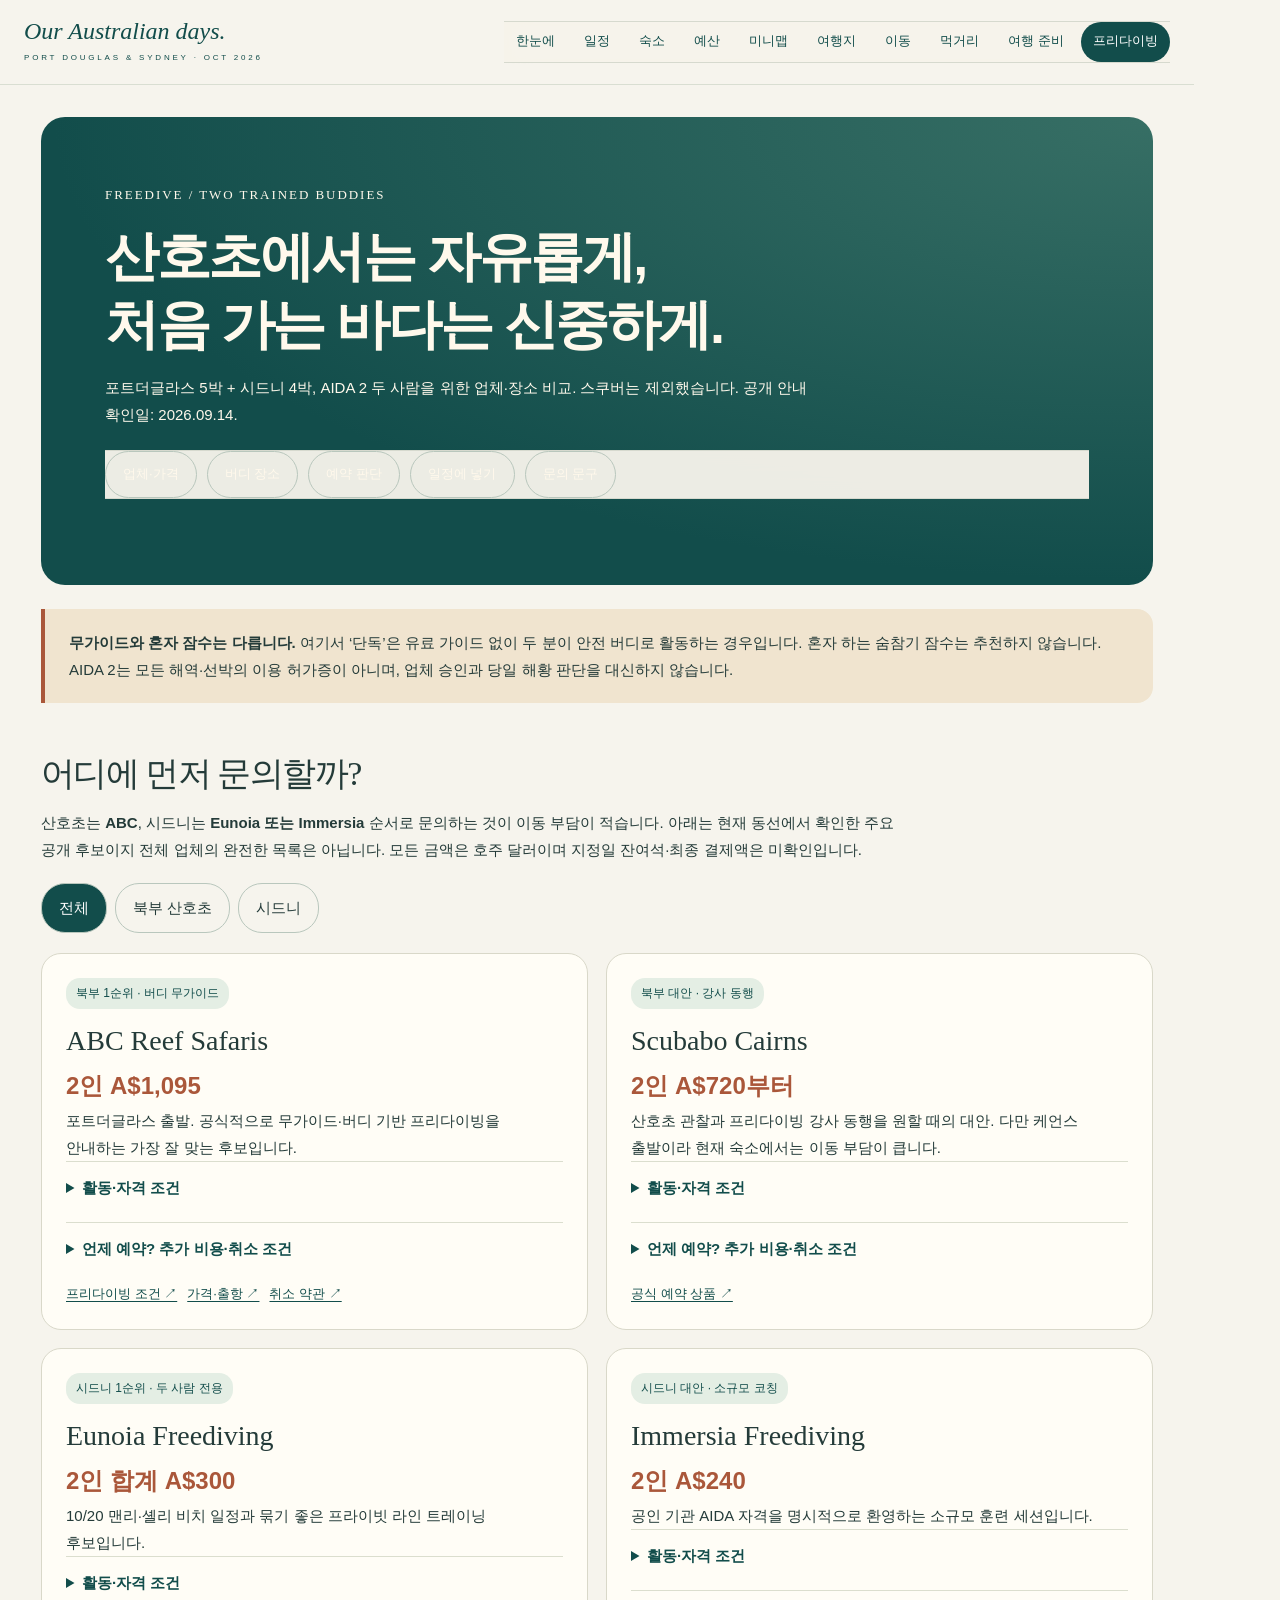
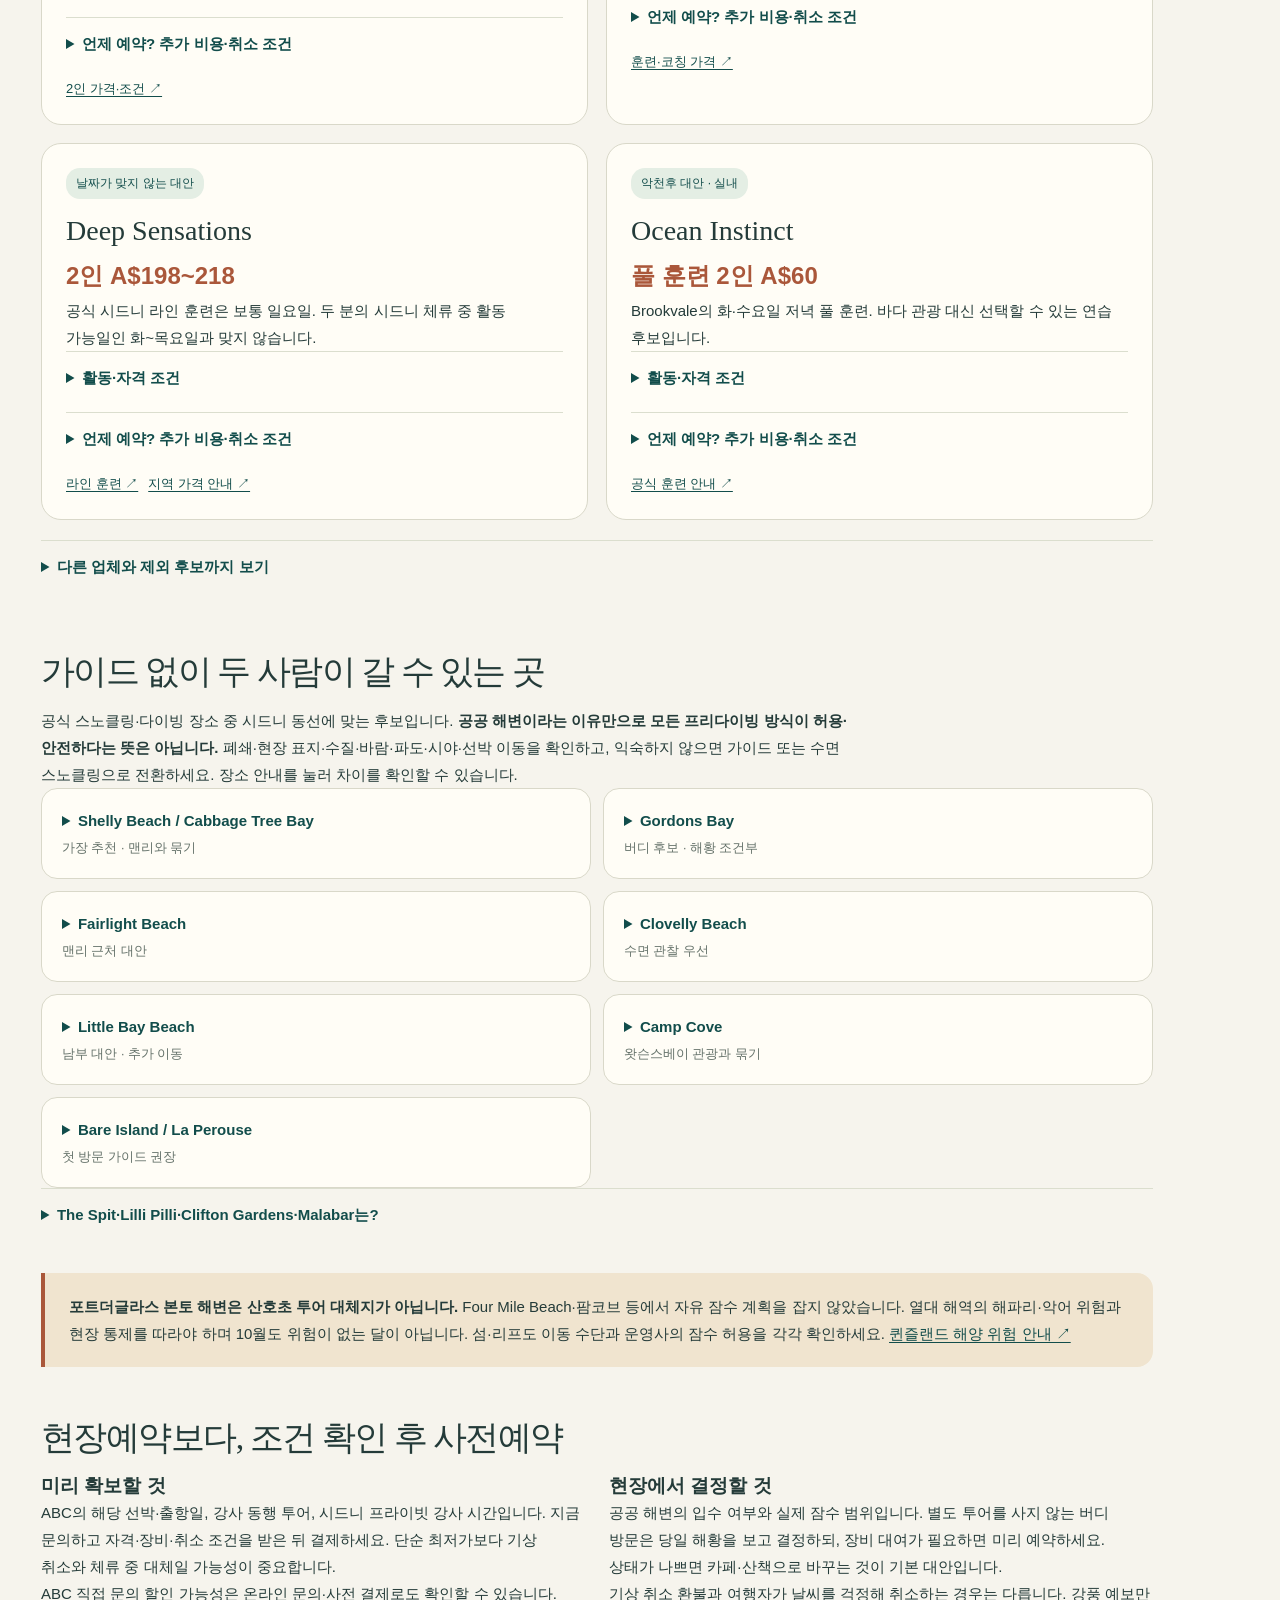
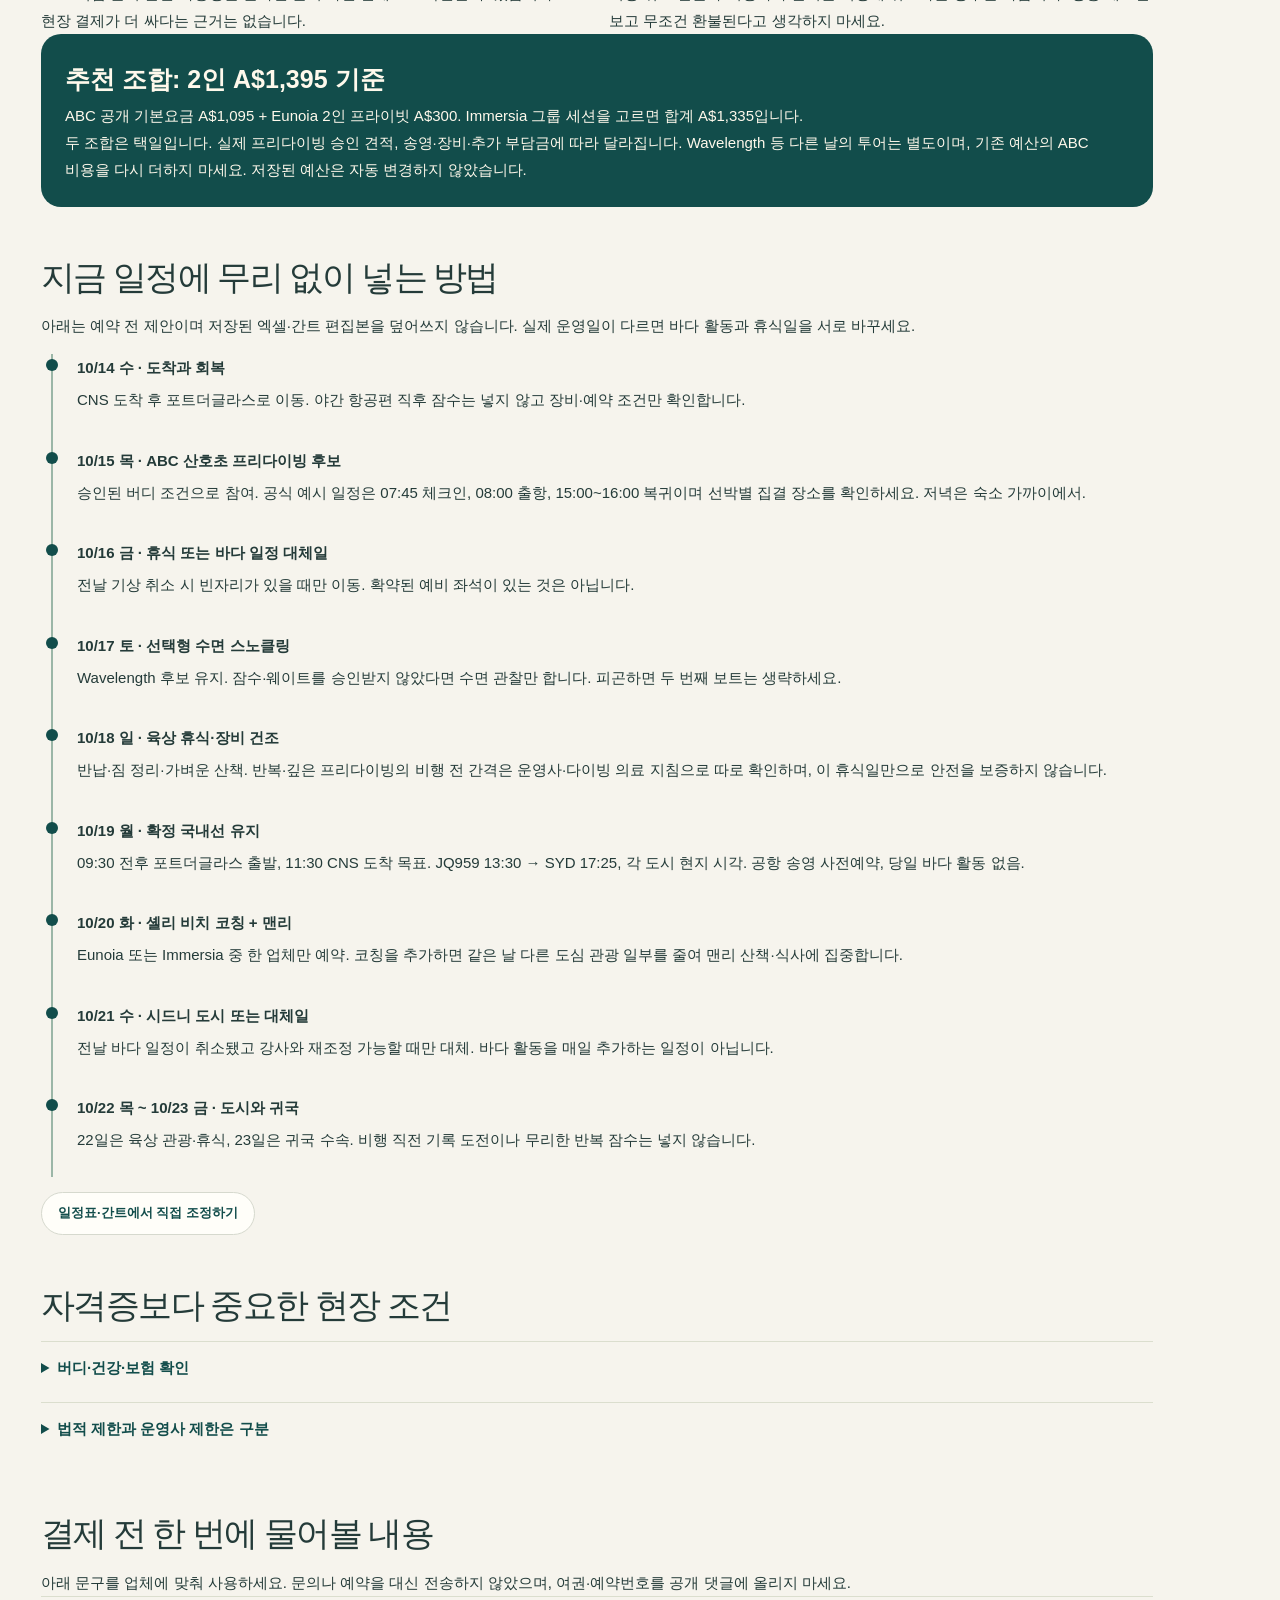
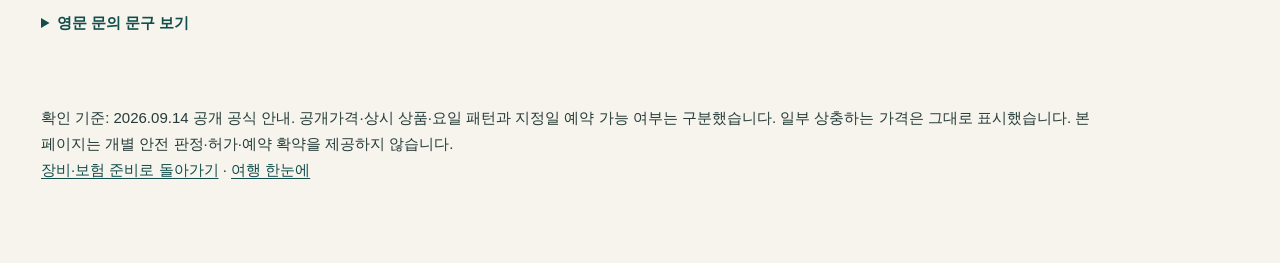
<file: freediving.html>
<!doctype html>
<html lang="ko"><head><meta charset="utf-8"><meta name="viewport" content="width=device-width,initial-scale=1,viewport-fit=cover"><meta name="theme-color" content="#124d4b"><title>프리다이빙 예약 가이드 · Our Australian days</title>
<link rel="stylesheet" href="assets/legacy.css?v=port-20260914"><link rel="stylesheet" href="assets/site.css?v=minimap-20260914">
<style>
.dive-page{--sea:#124d4b;--sand:#ece3d0;--rust:#aa573a;--ink:#243b39;color:var(--ink)}.dive-page main{max-width:1160px;margin:auto;padding:32px 24px 80px}.dive-hero{padding:clamp(24px,5vw,64px);background:radial-gradient(ellipse at 100% 0,#376f65,transparent 70%),var(--sea);color:#fff9ec;border-radius:24px}.dive-hero h1{font-size:clamp(30px,5vw,54px);line-height:1.25;color:inherit;margin:16px 0}.dive-hero p{max-width:750px;line-height:1.8}.dive-hero a{color:inherit}.dive-kicker{font:13px Georgia,serif;letter-spacing:.15em}.dive-nav{display:flex;flex-wrap:wrap;gap:10px;margin:22px 0}.dive-nav a,.dive-filters button{padding:11px 17px;border:1px solid #b9c7bd;border-radius:24px;text-decoration:none;background:transparent;color:inherit}.dive-section{margin-top:48px;scroll-margin-top:110px}.dive-section h2{font-size:clamp(25px,3vw,34px);margin-bottom:12px}.dive-intro{line-height:1.8;max-width:880px}.dive-notice{padding:20px 24px;background:#f0e4cf;border-left:4px solid var(--rust);border-radius:0 16px 16px 0;margin:24px 0;line-height:1.8}.dive-filters{display:flex;gap:8px;flex-wrap:wrap;margin:20px 0}.dive-filters button{cursor:pointer;font:inherit}.dive-filters button[aria-pressed=true]{background:var(--sea);color:white}.dive-cards{display:grid;grid-template-columns:repeat(2,minmax(0,1fr));gap:18px}.dive-card{padding:24px;border:1px solid #d9d8c9;border-radius:20px;background:#fffdf6;min-width:0}.dive-card[hidden]{display:none}.dive-tag{display:inline-block;font-size:12px;color:var(--sea);background:#e4eee4;border-radius:14px;padding:5px 10px}.dive-card h3{font:28px Georgia,serif;margin:16px 0 8px}.dive-price{color:var(--rust);font-size:24px;font-weight:700}.dive-card p,.dive-section details p{line-height:1.8}.dive-section details{border-top:1px solid #dbdece;padding:14px 0}.dive-section summary{cursor:pointer;font-weight:650;line-height:1.6;min-height:32px}.dive-sources{display:flex;flex-wrap:wrap;gap:10px;font-size:13px;line-height:1.7}.dive-section a{color:var(--sea);text-underline-offset:3px;overflow-wrap:anywhere}.dive-shores{display:grid;grid-template-columns:repeat(2,minmax(0,1fr));gap:12px}.dive-shores details{padding:20px;background:#fffdf6;border:1px solid #d9d8c9;border-radius:16px}.dive-shores small{display:block;font-weight:400;color:#65726a;margin-top:5px}.dive-timeline{list-style:none;padding:0;border-left:2px solid #9bb6a7;margin-left:10px}.dive-timeline li{position:relative;padding:0 0 24px 24px}.dive-timeline li:before{content:"";position:absolute;left:-7px;top:5px;width:12px;height:12px;border-radius:50%;background:var(--sea)}.dive-timeline b{display:block;margin-bottom:6px}.dive-timeline p{margin:0;line-height:1.7}.dive-columns{display:grid;grid-template-columns:1fr 1fr;gap:24px}.dive-letter{white-space:pre-wrap;font:14px/1.8 Georgia,serif;background:#f1efe5;padding:20px;border-radius:12px;overflow-wrap:anywhere}.dive-section li{margin:10px 0;line-height:1.8}.dive-budget{padding:24px;background:var(--sea);color:#fff9ec;border-radius:20px}.dive-budget strong{font-size:25px}.dive-budget p{line-height:1.8}.dive-page :focus-visible{outline:3px solid #cb7149;outline-offset:4px}
@media(max-width:700px){.dive-page main{padding:18px 16px 60px}.dive-cards,.dive-shores,.dive-columns{grid-template-columns:1fr}.dive-card{padding:20px}.dive-section{margin-top:32px}.dive-nav{gap:8px}.dive-nav a{font-size:14px;padding:9px 12px}}
</style></head><body class="portal dive-page"><a class="skip" href="#main">본문으로 이동</a><header class="site-header"><a class="site-brand" href="index.html">Our Australian days.<small>PORT DOUGLAS & SYDNEY · OCT 2026</small></a><nav aria-label="기능별 페이지"><a href="index.html">한눈에</a><a href="recommended-itinerary.html">일정</a><a href="stay.html">숙소</a><a href="budget.html">예산</a><a href="route-map.html">미니맵</a><a href="explore.html">여행지</a><a href="transport.html">이동</a><a href="dining.html">먹거리</a><a href="prepare.html">여행 준비</a><a href="freediving.html" aria-current="page">프리다이빙</a></nav></header>
<main id="main"><section class="dive-hero"><span class="dive-kicker">FREEDIVE / TWO TRAINED BUDDIES</span><h1>산호초에서는 자유롭게,<br>처음 가는 바다는 신중하게.</h1><p>포트더글라스 5박 + 시드니 4박, AIDA 2 두 사람을 위한 업체·장소 비교. 스쿠버는 제외했습니다. 공개 안내 확인일: <time datetime="2026-09-14">2026.09.14</time>.</p><nav class="dive-nav" aria-label="프리다이빙 페이지 목차"><a href="#operators">업체·가격</a><a href="#shore">버디 장소</a><a href="#booking">예약 판단</a><a href="#days">일정에 넣기</a><a href="#ask">문의 문구</a></nav></section>
<aside class="dive-notice"><b>무가이드와 혼자 잠수는 다릅니다.</b> 여기서 ‘단독’은 유료 가이드 없이 두 분이 안전 버디로 활동하는 경우입니다. 혼자 하는 숨참기 잠수는 추천하지 않습니다. AIDA 2는 모든 해역·선박의 이용 허가증이 아니며, 업체 승인과 당일 해황 판단을 대신하지 않습니다.</aside>
<section id="operators" class="dive-section"><h2>어디에 먼저 문의할까?</h2><p class="dive-intro">산호초는 <b>ABC</b>, 시드니는 <b>Eunoia 또는 Immersia</b> 순서로 문의하는 것이 이동 부담이 적습니다. 아래는 현재 동선에서 확인한 주요 공개 후보이지 전체 업체의 완전한 목록은 아닙니다. 모든 금액은 호주 달러이며 지정일 잔여석·최종 결제액은 미확인입니다.</p>
<div class="dive-filters" role="group" aria-label="업체 지역 필터"><button type="button" data-region="all" aria-pressed="true">전체</button><button type="button" data-region="north" aria-pressed="false">북부 산호초</button><button type="button" data-region="sydney" aria-pressed="false">시드니</button></div>
<div class="dive-cards"><article class="dive-card" data-area="north"><span class="dive-tag">북부 1순위 · 버디 무가이드</span><h3>ABC Reef Safaris</h3><div class="dive-price">2인 A$1,095</div><p>포트더글라스 출발. 공식적으로 무가이드·버디 기반 프리다이빙을 안내하는 가장 잘 맞는 후보입니다.</p><details><summary>활동·자격 조건</summary><p>Independence호의 프리다이빙 안내 기준입니다. AIDA 2 인정, 해당 날짜·선박의 허용 여부, 웨이트와 롱핀 사용·대여 조건을 결제 전에 서면 확인하세요. 일반 스노클 가이드가 프리다이빙 안전 감독까지 제공한다고 가정하지 않습니다.</p></details><details><summary>언제 예약? 추가 비용·취소 조건</summary><p>지금 사전 문의 추천. 12명 정원이며 성수기에는 2~3주 전 예약을 권합니다. ENQUIRE 직접 문의 결제는 최대 5.5% 절약 가능성을 안내하므로 현장까지 기다릴 이유는 없습니다.</p><p>공개 스노클링 요금 1인 A$547.50 기준, 프리다이빙 최종 견적은 별도 확인. 포트더글라스 왕복 픽업 선택 시 2인 A$40 추가. 상품 페이지는 EMC 포함, 약관은 1인 A$8.50 추가로 서로 달라 최종 총액 확인이 필요합니다. 48시간 이내 취소 100%, 그 이전도 약관상 1인 A$25~50 수수료. 운영사 기상 취소는 대체 일정·환불 조건 확인.</p></details><div class="dive-sources"><a href="https://www.abcreefsafaris.com.au/the-reef/port-douglas-best-freediving-tour" target="_blank" rel="noopener noreferrer">프리다이빙 조건 ↗</a><a href="https://www.abcreefsafaris.com.au/snorkeling" target="_blank" rel="noopener noreferrer">가격·출항 ↗</a><a href="https://www.abcreefsafaris.com.au/terms-and-conditions" target="_blank" rel="noopener noreferrer">취소 약관 ↗</a></div></article><article class="dive-card" data-area="north"><span class="dive-tag">북부 대안 · 강사 동행</span><h3>Scubabo Cairns</h3><div class="dive-price">2인 A$720부터</div><p>산호초 관찰과 프리다이빙 강사 동행을 원할 때의 대안. 다만 케언스 출발이라 현재 숙소에서는 이동 부담이 큽니다.</p><details><summary>활동·자격 조건</summary><p>공식 예약 페이지 검색 색인은 1인 A$360부터, 공인 기관 Level 1 이상, 강사·점심·두 리프 방문을 안내합니다. AIDA 2 인정, 장비 포함, 최소 출항 인원과 10/15~17 운영일은 미확인입니다. 스쿠버 상품이 아닌 Freedive the Great Barrier Reef를 문의하세요.</p></details><details><summary>언제 예약? 추가 비용·취소 조건</summary><p>사전예약 권장. 전용 출항일과 최소인원 확인이 우선이며 현장 도착 후 자리를 기대하지 않습니다.</p><p>07:00 센터 집결 안내. 포트더글라스에서 편도 약 1~1.5시간의 차량 이동을 계획해야 하므로 이른 출발·왕복 송영 비용이 추가됩니다. 이동시간은 계획용 추정이며 정확한 집결지는 운영사 확인이 필요합니다.</p></details><div class="dive-sources"><a href="https://scubabocairns.rezdy.com/566701/freedive-the-great-barrier-reef" target="_blank" rel="noopener noreferrer">공식 예약 상품 ↗</a></div></article><article class="dive-card" data-area="sydney"><span class="dive-tag">시드니 1순위 · 두 사람 전용</span><h3>Eunoia Freediving</h3><div class="dive-price">2인 합계 A$300</div><p>10/20 맨리·셸리 비치 일정과 묶기 좋은 프라이빗 라인 트레이닝 후보입니다.</p><details><summary>활동·자격 조건</summary><p>공식 Private Line Training은 1인 A$250, 같은 부이를 사용하는 2인은 합계 A$300입니다. 주중·주말 협의 가능하며 이전 프리다이빙 교육 이력이 필요합니다. Shelly Beach 또는 The Spit 중 해황에 맞춰 결정합니다. 산호 관광 투어가 아닌 코칭이므로 관찰 위주의 세션으로 조정 가능한지 문의하세요.</p></details><details><summary>언제 예약? 추가 비용·취소 조건</summary><p>지금 10/20 또는 10/21 오전을 문의하세요. 개인 강사 시간을 확보해야 하므로 현장예약보다 사전예약이 적합합니다.</p><p>공개 안내의 일정 변경은 7일 이상 사전 통지 조건. 기상 취소 시 환불·대체일과 장비 포함 여부를 별도 확인해야 합니다. 사이트의 수심 표기는 지형 설명이며 두 분의 목표·허용 수심이 아닙니다.</p></details><div class="dive-sources"><a href="https://eunoiafreediving.com/course-and-training-booking/p/private-line-training" target="_blank" rel="noopener noreferrer">2인 가격·조건 ↗</a></div></article><article class="dive-card" data-area="sydney"><span class="dive-tag">시드니 대안 · 소규모 코칭</span><h3>Immersia Freediving</h3><div class="dive-price">2인 A$240</div><p>공인 기관 AIDA 자격을 명시적으로 환영하는 소규모 훈련 세션입니다.</p><details><summary>활동·자격 조건</summary><p>단회 그룹 세션 1인 A$120, 수중 약 90분, 강사당 최대 2명 안내. Shelly Beach·Gordons Bay·Malabar·Clifton Gardens·The Spit 등 해황별 장소를 사용합니다. Private는 A$280부터이므로 2인 최종 가격을 따로 받아야 합니다.</p></details><details><summary>언제 예약? 추가 비용·취소 조건</summary><p>10/20~21 지정일 사전 문의 추천. 공개 상품 존재와 실제 날짜의 자리 확보는 다릅니다.</p><p>AIDA 인정과 별개로 최근 경험·안전 평가를 받을 수 있습니다. 훈련과 생물 관찰의 비중, 집결 장소, 대여료·취소 조건을 확인하세요.</p></details><div class="dive-sources"><a href="https://www.immersiafreediving.com/training-and-coaching" target="_blank" rel="noopener noreferrer">훈련·코칭 가격 ↗</a></div></article><article class="dive-card" data-area="sydney"><span class="dive-tag">날짜가 맞지 않는 대안</span><h3>Deep Sensations</h3><div class="dive-price">2인 A$198~218</div><p>공식 시드니 라인 훈련은 보통 일요일. 두 분의 시드니 체류 중 활동 가능일인 화~목요일과 맞지 않습니다.</p><details><summary>활동·자격 조건</summary><p>상품 페이지 A$99와 지역 안내 A$109가 달라 결제 가격 확인이 필요합니다. 자격 보유자 대상이며 자체 장비 준비 안내가 있습니다. Gordons Bay 등이 훈련 장소입니다.</p></details><details><summary>언제 예약? 추가 비용·취소 조건</summary><p>정규 일요일 세션을 예약하지 말고 주중 프라이빗 가능 여부만 문의하세요.</p><p>10/20 화요일, 10/21 수요일, 10/22 목요일입니다. 일정 때문에 우선순위를 낮췄으며 주중 출항을 확인한 것은 아닙니다.</p></details><div class="dive-sources"><a href="https://www.deepsensationsfreediving.com/product-page/line-training-sydney" target="_blank" rel="noopener noreferrer">라인 훈련 ↗</a><a href="https://www.deepsensationsfreediving.com/locations/freediving-course-sydney" target="_blank" rel="noopener noreferrer">지역 가격 안내 ↗</a></div></article><article class="dive-card" data-area="sydney"><span class="dive-tag">악천후 대안 · 실내</span><h3>Ocean Instinct</h3><div class="dive-price">풀 훈련 2인 A$60</div><p>Brookvale의 화·수요일 저녁 풀 훈련. 바다 관광 대신 선택할 수 있는 연습 후보입니다.</p><details><summary>활동·자격 조건</summary><p>공개 정기 패턴은 화·수 18:30~20:00, 1인 A$30. 바다 훈련은 별도 일정 문의가 필요합니다. 10/20·21은 요일만 맞으며 실제 세션·외부 방문자 참여는 확인하지 않았습니다.</p></details><details><summary>언제 예약? 추가 비용·취소 조건</summary><p>방문자 AIDA 2 참가와 대여 장비를 사전 문의하세요.</p><p>북부 해변 지역으로 저녁 이동이 추가됩니다. 신혼여행의 바다 관찰 경험을 대체하는 상품은 아니므로 훈련 자체가 목적일 때만 선택합니다.</p></details><div class="dive-sources"><a href="https://www.oceaninstinct.com.au/training" target="_blank" rel="noopener noreferrer">공식 훈련 안내 ↗</a></div></article></div>
<details style="margin-top:20px"><summary>다른 업체와 제외 후보까지 보기</summary><h3>Abyss Scuba Diving</h3><p>시드니 프리다이빙 교육·훈련 후보. 스쿠버 신청이 아니라 자격 보유자 코칭·풀 세션을 문의하세요. 지정일·AIDA 2 인정·단독 세션 가격은 미확인입니다. <a href="https://www.abyss.com.au/freediving-courses-sydney" target="_blank" rel="noopener noreferrer">공식 안내 ↗</a></p><h3>Freediving Australia</h3><p>시드니 학교·정기 훈련 후보. The Spit·Lilli Pilli 등 해양 교육 장소를 안내하지만, 두 사람 관광 가이드 상품의 가격·일정은 별도 문의가 필요합니다. <a href="https://www.freedivingaustralia.com/sydney" target="_blank" rel="noopener noreferrer">공식 안내 ↗</a></p><h3>Wavelength</h3><p>10/17의 수면 스노클링 후보로 유지. 스노클링 전용 안내만으로 웨이트·잠수 허용을 추정하지 않습니다. 성수기 2주 전 예약, 약 3일 전 해황 상담을 권하지만 무료 변경을 보장하는 뜻은 아닙니다. <a href="https://www.wavelength.com.au/faqs" target="_blank" rel="noopener noreferrer">공식 안내 ↗</a></p><h3>Evolution Freediving</h3><p>포트더글라스의 예전 검색 결과를 현재 운영으로 오인하지 마세요. 공식 훈련 페이지는 현재 중단을 표시하고 있어 이번 여행의 예약 후보에서 제외합니다. <a href="https://evolutionfreediving.com.au/freediving-training/" target="_blank" rel="noopener noreferrer">공식 안내 ↗</a></p><p>Sunlover·Ocean Spirit 등 일반 리프 투어, 섬 페리의 이용권은 프리다이빙 허가가 아닙니다. 일반 스노클링 상품을 대신 예약하고 현장에서 잠수 승인을 기대하지 마세요. 제한은 해당 운영사의 정책과 해역 규칙으로 나누어 확인해야 합니다.</p></details></section>
<section id="shore" class="dive-section"><h2>가이드 없이 두 사람이 갈 수 있는 곳</h2><p class="dive-intro">공식 스노클링·다이빙 장소 중 시드니 동선에 맞는 후보입니다. <b>공공 해변이라는 이유만으로 모든 프리다이빙 방식이 허용·안전하다는 뜻은 아닙니다.</b> 폐쇄·현장 표지·수질·바람·파도·시야·선박 이동을 확인하고, 익숙하지 않으면 가이드 또는 수면 스노클링으로 전환하세요. 장소 안내를 눌러 차이를 확인할 수 있습니다.</p>
<div class="dive-shores"><details><summary>Shelly Beach / Cabbage Tree Bay<small>가장 추천 · 맨리와 묶기</small></summary><p>공식적으로 수영·스노클링·다이빙 허용. 첫 방문은 현지 브리핑·가이드 후 버디 활동을 권합니다. 모든 어획·채집이 금지된 보호구역으로 조개껍데기·죽은 생물도 가져가지 마세요. 생물 만지기·먹이주기·쫓기도 피하세요.</p><a href="https://www.dpird.nsw.gov.au/fishing/marine-protected-areas/aquatic-reserves/cabbage-tree-bay-aquatic-reserve/respecting-the-reserve" target="_blank" rel="noopener noreferrer">공식 장소·규칙 ↗</a></details><details><summary>Gordons Bay<small>버디 후보 · 해황 조건부</small></summary><p>공식 스노클링·다이빙 장소이며 실제 프리다이빙 훈련 업체도 이용합니다. 바위 출입과 파도·시야에 따라 난이도가 달라집니다. 코스탈 워크 접근과 장비 운반을 고려하세요. 보호구역의 채집 규칙을 셸리 비치와 동일하게 단정하지 않습니다.</p><a href="https://www.randwick.nsw.gov.au/facilities-and-recreation/beaches-and-coast/beaches/gordons-bay" target="_blank" rel="noopener noreferrer">공식 장소·규칙 ↗</a></details><details><summary>Fairlight Beach<small>맨리 근처 대안</small></summary><p>공식 스노클링·다이빙 장소지만 인명구조원 상시 순찰 해변이 아닙니다. 바위·선박 동선을 피하고 익숙하지 않거나 시야가 나쁘면 수면 관찰만 하거나 취소하세요.</p><a href="https://www.northernbeaches.nsw.gov.au/things-to-do/recreation-area/fairlight-beach" target="_blank" rel="noopener noreferrer">공식 장소·규칙 ↗</a></details><details><summary>Clovelly Beach<small>수면 관찰 우선</small></summary><p>공식 스노클링 후보. 수영객과 출입 계단 주변을 피해 활동하세요. 일반 스노클링 안내가 라인 설치·웨이트 훈련의 허가를 의미하지는 않습니다.</p><a href="https://www.randwick.nsw.gov.au/facilities-and-recreation/beaches-and-coast/beaches/clovelly-beach" target="_blank" rel="noopener noreferrer">공식 장소·규칙 ↗</a></details><details><summary>Little Bay Beach<small>남부 대안 · 추가 이동</small></summary><p>공식 해변 안내를 바탕으로 한 수면 스노클링 후보입니다. 프리다이빙을 명시적으로 허가한 상품·안내로 보지는 않습니다. 맨리 일정에 추가하기보다 해황에 따른 대체 장소로만 고려하세요.</p><a href="https://www.randwick.nsw.gov.au/facilities-and-recreation/beaches-and-coast/beaches/little-bay-beach" target="_blank" rel="noopener noreferrer">공식 장소·규칙 ↗</a></details><details><summary>Camp Cove<small>왓슨스베이 관광과 묶기</small></summary><p>공식적으로 스노클링을 소개하는 장소. 항만 선박 동선으로 나가지 말고 수면 관찰 중심으로 고려하세요. 가이드 없는 라인 훈련의 허용을 확인한 것은 아닙니다.</p><a href="https://www.nsw.gov.au/visiting-and-exploring-nsw/locations-and-attractions/camp-cove" target="_blank" rel="noopener noreferrer">공식 장소·규칙 ↗</a></details><details><summary>Bare Island / La Perouse<small>첫 방문 가이드 권장</small></summary><p>공식 공원 안내의 스노클링·다이빙 지역. 바위 진입과 노출된 해황 때문에 이번 여행의 무가이드 1순위가 아닙니다. 섬 요새 관광 입장과 바다 활동은 별개입니다.</p><a href="https://www.nationalparks.nsw.gov.au/visit-a-park/parks/la-perouse-area" target="_blank" rel="noopener noreferrer">공식 장소·규칙 ↗</a></details></div>
<details><summary>The Spit·Lilli Pilli·Clifton Gardens·Malabar는?</summary><p>실제 학교가 사용하는 훈련 장소라는 근거는 있지만, 첫 방문 무가이드 추천으로 바꾸지는 않았습니다. 항만·선박·진입 조건 등을 아는 현지 강사와 선택하세요. ‘가이드 권장’은 이번 여행의 안전 판단이지 법적으로 가이드가 의무라는 주장이 아닙니다. <a href="https://www.immersiafreediving.com/training-and-coaching" target="_blank" rel="noopener noreferrer">Immersia 훈련 장소 ↗</a> · <a href="https://www.freedivingaustralia.com/sydney" target="_blank" rel="noopener noreferrer">Freediving Australia ↗</a></p></details>
<aside class="dive-notice"><b>포트더글라스 본토 해변은 산호초 투어 대체지가 아닙니다.</b> Four Mile Beach·팜코브 등에서 자유 잠수 계획을 잡지 않았습니다. 열대 해역의 해파리·악어 위험과 현장 통제를 따라야 하며 10월도 위험이 없는 달이 아닙니다. 섬·리프도 이동 수단과 운영사의 잠수 허용을 각각 확인하세요. <a href="https://www.qld.gov.au/emergency/safety/recreation/dangerous-marine" target="_blank" rel="noopener noreferrer">퀸즐랜드 해양 위험 안내 ↗</a></aside></section>
<section id="booking" class="dive-section"><h2>현장예약보다, 조건 확인 후 사전예약</h2><div class="dive-columns"><div><h3>미리 확보할 것</h3><p class="dive-intro">ABC의 해당 선박·출항일, 강사 동행 투어, 시드니 프라이빗 강사 시간입니다. 지금 문의하고 자격·장비·취소 조건을 받은 뒤 결제하세요. 단순 최저가보다 기상 취소와 체류 중 대체일 가능성이 중요합니다.</p><p class="dive-intro">ABC 직접 문의 할인 가능성은 온라인 문의·사전 결제로도 확인할 수 있습니다. 현장 결제가 더 싸다는 근거는 없습니다.</p></div><div><h3>현장에서 결정할 것</h3><p class="dive-intro">공공 해변의 입수 여부와 실제 잠수 범위입니다. 별도 투어를 사지 않는 버디 방문은 당일 해황을 보고 결정하되, 장비 대여가 필요하면 미리 예약하세요. 상태가 나쁘면 카페·산책으로 바꾸는 것이 기본 대안입니다.</p><p class="dive-intro">기상 취소 환불과 여행자가 날씨를 걱정해 취소하는 경우는 다릅니다. 강풍 예보만 보고 무조건 환불된다고 생각하지 마세요.</p></div></div>
<div class="dive-budget"><strong>추천 조합: 2인 A$1,395 기준</strong><p>ABC 공개 기본요금 A$1,095 + Eunoia 2인 프라이빗 A$300. Immersia 그룹 세션을 고르면 합계 A$1,335입니다.</p><p>두 조합은 택일입니다. 실제 프리다이빙 승인 견적, 송영·장비·추가 부담금에 따라 달라집니다. Wavelength 등 다른 날의 투어는 별도이며, 기존 예산의 ABC 비용을 다시 더하지 마세요. 저장된 예산은 자동 변경하지 않았습니다.</p></div></section>
<section id="days" class="dive-section"><h2>지금 일정에 무리 없이 넣는 방법</h2><p class="dive-intro">아래는 예약 전 제안이며 저장된 엑셀·간트 편집본을 덮어쓰지 않습니다. 실제 운영일이 다르면 바다 활동과 휴식일을 서로 바꾸세요.</p><ol class="dive-timeline">
<li><b>10/14 수 · 도착과 회복</b><p>CNS 도착 후 포트더글라스로 이동. 야간 항공편 직후 잠수는 넣지 않고 장비·예약 조건만 확인합니다.</p></li>
<li><b>10/15 목 · ABC 산호초 프리다이빙 후보</b><p>승인된 버디 조건으로 참여. 공식 예시 일정은 07:45 체크인, 08:00 출항, 15:00~16:00 복귀이며 선박별 집결 장소를 확인하세요. 저녁은 숙소 가까이에서.</p></li>
<li><b>10/16 금 · 휴식 또는 바다 일정 대체일</b><p>전날 기상 취소 시 빈자리가 있을 때만 이동. 확약된 예비 좌석이 있는 것은 아닙니다.</p></li>
<li><b>10/17 토 · 선택형 수면 스노클링</b><p>Wavelength 후보 유지. 잠수·웨이트를 승인받지 않았다면 수면 관찰만 합니다. 피곤하면 두 번째 보트는 생략하세요.</p></li>
<li><b>10/18 일 · 육상 휴식·장비 건조</b><p>반납·짐 정리·가벼운 산책. 반복·깊은 프리다이빙의 비행 전 간격은 운영사·다이빙 의료 지침으로 따로 확인하며, 이 휴식일만으로 안전을 보증하지 않습니다.</p></li>
<li><b>10/19 월 · 확정 국내선 유지</b><p>09:30 전후 포트더글라스 출발, 11:30 CNS 도착 목표. JQ959 13:30 → SYD 17:25, 각 도시 현지 시각. 공항 송영 사전예약, 당일 바다 활동 없음.</p></li>
<li><b>10/20 화 · 셸리 비치 코칭 + 맨리</b><p>Eunoia 또는 Immersia 중 한 업체만 예약. 코칭을 추가하면 같은 날 다른 도심 관광 일부를 줄여 맨리 산책·식사에 집중합니다.</p></li>
<li><b>10/21 수 · 시드니 도시 또는 대체일</b><p>전날 바다 일정이 취소됐고 강사와 재조정 가능할 때만 대체. 바다 활동을 매일 추가하는 일정이 아닙니다.</p></li>
<li><b>10/22 목 ~ 10/23 금 · 도시와 귀국</b><p>22일은 육상 관광·휴식, 23일은 귀국 수속. 비행 직전 기록 도전이나 무리한 반복 잠수는 넣지 않습니다.</p></li></ol><a class="btn" href="recommended-itinerary.html">일정표·간트에서 직접 조정하기</a></section>
<section class="dive-section" id="safety"><h2>자격증보다 중요한 현장 조건</h2><details><summary>버디·건강·보험 확인</summary><p>한 명이 잠수하는 동안 다른 한 명은 수면에서 전담 감시하고, 사진을 찍느라 버디 감시를 놓치지 마세요. 두 사람이 동시에 내려가지 않고, 과호흡과 수심·시간 기록 경쟁을 피합니다. 최근 연습이 부족하거나 구조 대응에 자신이 없으면 먼저 강사와 리프레셔를 하세요. <a href="https://www.worksafe.qld.gov.au/__data/assets/pdf_file/0020/16409/snorkel-safety-guide.pdf" target="_blank" rel="noopener noreferrer">퀸즐랜드 스노클 안전 가이드 ↗</a></p><p>웨이트·부이·라인은 현장 규칙과 교육받은 방식에 맞춰 사용합니다. 자격증의 훈련 수심이 당일 허용·안전 수심은 아닙니다. 건강 문제가 있거나 다이빙 후 이상 증상이 있으면 잠수와 비행을 멈추고 의료 지원을 받으세요. 무가이드 버디 프리다이빙도 보험에서 보장하는지 별도로 확인해야 합니다.</p></details>
<details><summary>법적 제한과 운영사 제한은 구분</summary><p>셸리 비치의 Cabbage Tree Bay는 공식적으로 채집·어획 금지 보호구역입니다. 다른 NSW 해변의 규칙을 모두 동일하게 보지는 않습니다. 보트의 ‘프리다이빙 금지’ 안내 역시 모든 호주 해역에서 불법이라는 의미가 아닙니다. 출입 통제·해양 보호 규칙·운영사 승인 중 하나라도 충족하지 못하면 활동하지 마세요.</p><p>이번 여행은 채집·낚시·작살·산호 접촉 없이 관찰과 사진만 하는 방식으로 계획합니다. 안내가 불분명한 곳은 현장 관리자·운영사에게 확인하고, 자격증만으로 허가를 추정하지 않습니다.</p></details></section>
<section id="ask" class="dive-section"><h2>결제 전 한 번에 물어볼 내용</h2><p class="dive-intro">아래 문구를 업체에 맞춰 사용하세요. 문의나 예약을 대신 전송하지 않았으며, 여권·예약번호를 공개 댓글에 올리지 마세요.</p><details><summary>영문 문의 문구 보기</summary><div class="dive-letter" lang="en">Hello, we are two AIDA 2 certified freedivers visiting Port Douglas on 14-19 October 2026 and Sydney on 19-23 October 2026.

We are looking for recreational breath-hold diving, not scuba diving. Our preferred dates are 15 October for a reef trip or 20 October for a Sydney session, with 16 or 21 October respectively as possible alternatives.

Could you please confirm:
1. Availability for two people, the exact vessel or meeting location, and acceptance of our AIDA 2 qualifications?
2. Whether unguided buddy freediving is permitted, or a dedicated freediving instructor/safety diver is provided? We do not intend to dive solo.
3. The permitted activities and depth limits, medical requirements, and any recent-experience assessment?
4. Whether long fins and weight belts are allowed; what equipment is included or available to rent?
5. The final total for two people, including levies, booking fees, equipment and transfers?
6. Minimum participant numbers, cancellation charges, and refund/rescheduling terms if you cancel for weather?
7. Whether the session can focus on relaxed marine-life observation rather than depth performance?

Please let us know what further information you need about our recent diving experience before we book. Thank you.</div></details></section>
<footer class="dive-section"><p>확인 기준: 2026.09.14 공개 공식 안내. 공개가격·상시 상품·요일 패턴과 지정일 예약 가능 여부는 구분했습니다. 일부 상충하는 가격은 그대로 표시했습니다. 본 페이지는 개별 안전 판정·허가·예약 확약을 제공하지 않습니다.</p><a href="prepare.html">장비·보험 준비로 돌아가기</a> · <a href="index.html">여행 한눈에</a></footer></main>
<script>
document.querySelectorAll('[data-region]').forEach(function(button){button.addEventListener('click',function(){var region=button.dataset.region;document.querySelectorAll('[data-region]').forEach(function(item){item.setAttribute('aria-pressed',String(item===button));});document.querySelectorAll('[data-area]').forEach(function(card){card.hidden=region!=='all'&&card.dataset.area!==region;});});});
</script></body></html>
</file>
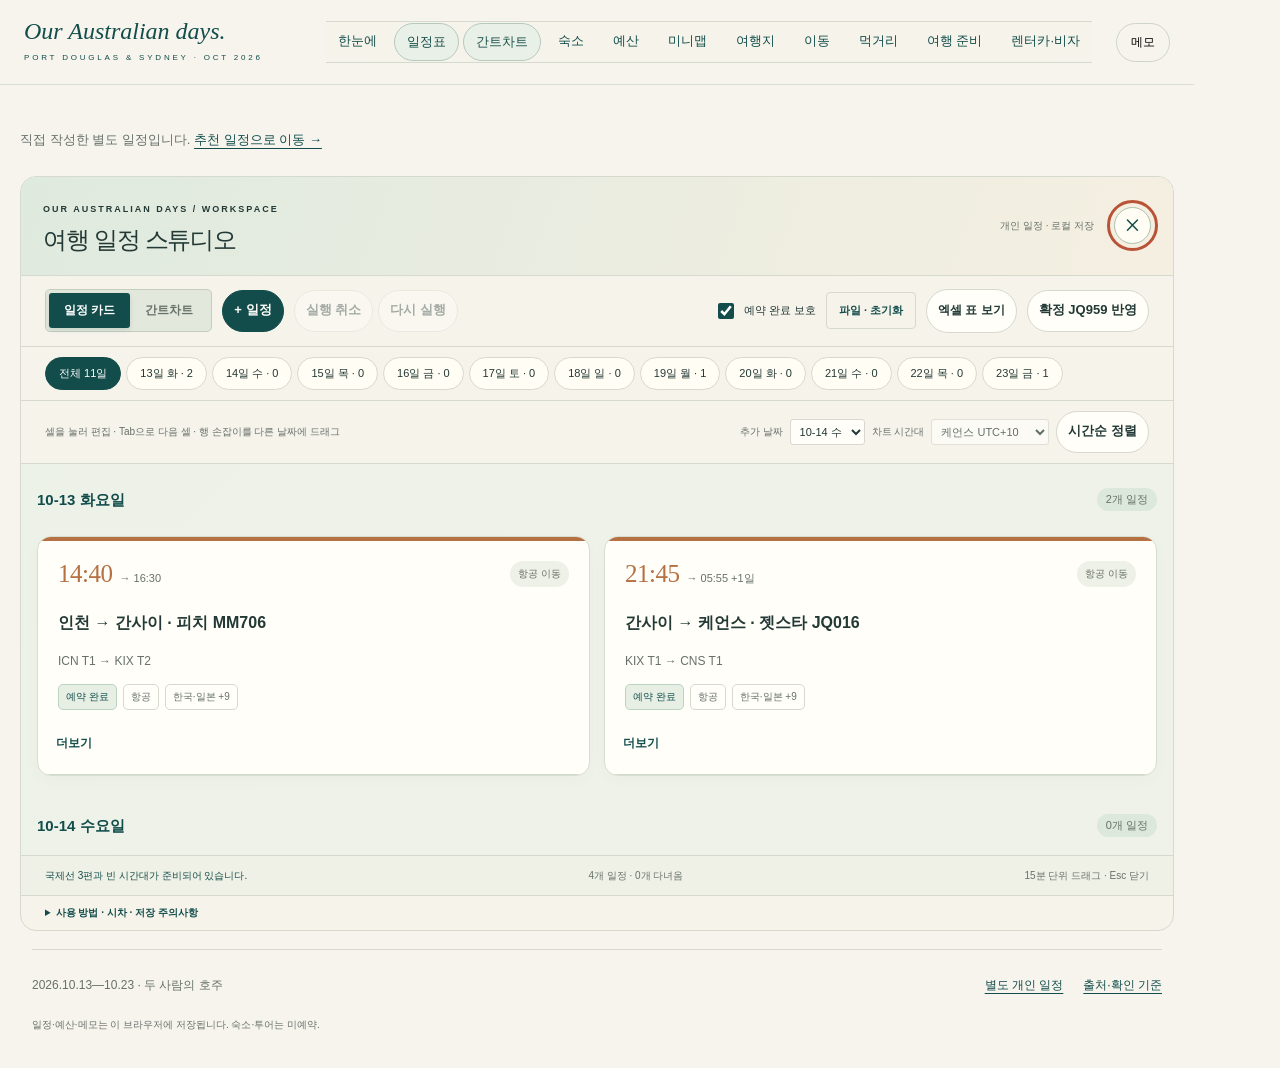
<file: personal-plan.html>
<!doctype html><html lang="ko"><head><meta charset="utf-8"><meta name="viewport" content="width=device-width,initial-scale=1,viewport-fit=cover"><meta name="theme-color" content="#124d4b"><meta name="referrer" content="strict-origin-when-cross-origin"><title>별도 개인 일정 · Our Australian days</title><link rel="stylesheet" href="assets/legacy.css?v=port-20260914"><link rel="stylesheet" href="assets/site.css?v=minimap-20260914"></head><body class="portal workspace-page"><a class="skip" href="#main">본문으로 이동</a><header class="site-header"><a class="site-brand" href="index.html">Our Australian days.<small>PORT DOUGLAS & SYDNEY · OCT 2026</small></a><nav aria-label="기능별 페이지"><a href="index.html">한눈에</a><a href="recommended-itinerary.html">일정</a><a href="stay.html">숙소</a><a href="budget.html">예산</a><a href="route-map.html">미니맵</a><a href="explore.html">여행지</a><a href="transport.html">이동</a><a href="dining.html">먹거리</a><a href="prepare.html">여행 준비</a></nav><button class="site-notes" type="button" data-notes-open aria-label="개인 메모 열기">메모</button></header><main class="page-shell" id="main"><span id="studio-launch-count" hidden></span><p class="back-note">직접 작성한 별도 일정입니다. <a href="recommended-itinerary.html">추천 일정으로 이동 →</a></p><button id="personal-open" data-open-studio="grid" hidden>개인 일정 열기</button><dialog id="trip-studio" class="trip-studio" aria-labelledby="studio-title">
 <div class="studio-shell">
 <div class="studio-header"><div><span class="eyebrow">OUR AUSTRALIAN DAYS / WORKSPACE</span><h2 id="studio-title">여행 일정 스튜디오</h2></div><div class="studio-header-right"><span class="studio-local">개인 일정 · 로컬 저장</span><button id="studio-close" class="studio-icon-button" type="button" aria-label="일정 편집기 닫기" autofocus>×</button></div></div>
 <div class="studio-tools"><div class="studio-view-switch" aria-label="일정 보기 방식"><button type="button" data-studio-view="grid" aria-pressed="true">표 편집</button><button type="button" data-studio-view="gantt" aria-pressed="false">간트차트</button></div><button class="btn primary" id="studio-add" type="button">+ 일정</button><div class="studio-history"><button class="btn" id="studio-undo" type="button" disabled>실행 취소</button><button class="btn" id="studio-redo" type="button" disabled>다시 실행</button></div><label class="studio-lock"><input type="checkbox" id="studio-lock" checked>예약 완료 보호</label><details class="studio-file-menu"><summary>파일 · 초기화</summary><div><button type="button" id="studio-export">JSON 백업</button><button type="button" id="studio-import">JSON 불러오기</button><button type="button" id="studio-csv">엑셀용 CSV</button><button type="button" id="studio-reset">시트 초기화</button></div></details><input type="file" id="studio-file" accept=".json,application/json" hidden></div>
 <div class="studio-date-strip" id="studio-dates" aria-label="일정 날짜 필터"></div>
 <div class="studio-subtools"><p id="studio-help">셀을 눌러 편집 · Tab으로 다음 셀 · 행의 손잡이를 다른 날짜에 끌어 놓으세요.</p><div><label for="studio-add-date">추가 날짜</label><select id="studio-add-date"></select><label for="studio-chart-zone">차트 시간대</label><select id="studio-chart-zone"><option value="CNS">케언스 UTC+10</option><option value="SYD">시드니 UTC+11</option><option value="KR">한국·일본 UTC+9</option></select><button class="btn" id="studio-sort" type="button">시간순 정렬</button></div></div>
 <div id="studio-conflict" class="studio-conflict" hidden><p>다른 탭에서 일정을 변경했습니다. 덮어쓰기를 막기 위해 자동 저장을 멈췄습니다. 현재 내용을 JSON으로 백업한 뒤 전환하세요.</p><button id="studio-external" class="btn" type="button">다른 탭 내용 적용</button></div>
 <div id="studio-warning" class="studio-warning" role="status" aria-live="polite"></div>
 <div class="studio-content" id="studio-content"><div id="studio-grid-view" class="studio-grid-view"></div><div id="studio-gantt-view" class="studio-gantt-view" hidden></div></div>
 <div class="studio-selection" id="studio-selection" hidden><p id="studio-selection-text"></p><button class="btn" id="studio-edit-selected" type="button">선택한 일정 셀 편집</button></div>
 <div class="studio-footer"><span id="studio-status" role="status" aria-live="polite">저장된 일정을 준비합니다.</span><span id="studio-count"></span><span>15분 단위 드래그 · Esc 닫기</span></div>
 <details class="studio-guidance"><summary>사용 방법 · 시차 · 저장 주의사항</summary><p>표의 시각은 각 시작·종료 도시 현지 시각입니다. 간트차트는 선택한 하나의 시간대로 환산해 표시합니다. 막대를 옮기면 실제 소요시간을 유지하며 출발·도착 시간을 함께 변경합니다. 이월 구간은 표에서 편집하세요. 드래그 대신 날짜·시간 셀로도 같은 변경을 할 수 있습니다.</p><p>‘예약 완료 보호’를 해제해야 예약 완료 항목을 편집·이동·삭제할 수 있습니다. 실행 취소는 이 편집 세션의 최근 50단계까지 지원하며 초기화·파일 불러오기 뒤에는 비워집니다. 시간 겹침은 참고 안내이며, 다이빙 후 비행·고지대 이동의 안전 간격이나 공항 수속 여유를 자동 보장하지 않습니다.</p><p>자동 저장은 현재 브라우저 전용입니다. 공개 사이트나 실제 예약에 반영되지 않습니다. 공유하려면 JSON을 주고받으세요. CSV는 열람용이며 직접 다시 불러오지 않습니다. 인쇄는 편집기 기능에 포함되지 않습니다.</p></details>
 </div>
 <div id="studio-drag-tip" class="studio-drag-tip" hidden></div>
</dialog></main><footer class="site-footer"><span>2026.10.13—10.23 · 두 사람의 호주</span><div><a href="personal-plan.html">별도 개인 일정</a><a href="prepare.html#sources">출처·확인 기준</a></div><small>일정·예산·메모는 이 브라우저에 저장됩니다. 숙소·투어는 미예약.</small></footer><dialog class="info-dialog" id="info-dialog" aria-labelledby="info-title"><div class="info-head"><div><span class="eyebrow">TRIP DETAILS</span><h2 id="info-title"></h2></div><button type="button" class="dialog-close" data-info-close aria-label="상세 내용 닫기">×</button></div><div id="info-body" class="info-body"></div></dialog><script id="public-comments-config" type="application/json">
{"repo":"MarcoBackman/australia_travel_plan","repoId":"","category":"Announcements","categoryId":"","site":"https://marcobackman.github.io/australia_travel_plan/"}
</script><dialog id="public-comments-dialog" class="public-comments-dialog" aria-labelledby="public-comments-title" aria-describedby="public-comments-privacy">
 <header class="public-comments-header"><div><span class="eyebrow">OUR SHARED NOTES / GITHUB</span><h2 id="public-comments-title">함께 보는 공개 댓글</h2></div><button type="button" class="public-comments-close" id="public-comments-close" aria-label="공개 댓글 닫기" autofocus>&times;</button></header>
 <div class="public-comments-body">
  <div class="public-comments-controls"><label for="public-comments-section">이야기할 섹션</label><select id="public-comments-section"></select></div>
  <div class="public-comments-privacy" id="public-comments-privacy"><p><strong>읽기는 누구나, 작성은 GitHub 로그인으로.</strong> 댓글은 공개 GitHub Discussions에 저장되며, 사이트 방문자뿐 아니라 누구나 읽을 수 있습니다.</p><p>예약번호, 항공권, 여권 정보, 연락처는 올리지 마세요. 개인 메모·예산·일정 시트는 여기로 자동 전송하지 않습니다.</p></div>
  <p id="public-comments-status" class="public-comments-status" role="status" aria-live="polite"></p>
  <div id="public-comments-host" class="public-comments-host"><div class="giscus"></div></div>
  <footer class="public-comments-footer"><span>섹션별 대화 · GitHub에 보관</span><a id="public-comments-github" target="_blank" rel="noopener noreferrer" class="public-comments-fallback">GitHub에서 토론 찾기</a><a href="https://giscus.app/ko" target="_blank" rel="noopener noreferrer">댓글 서비스 안내</a></footer>
 </div>
</dialog><script src="assets/routes.js?v=minimap-20260914"></script><script src="assets/site.js?v=booked-20260914"></script><script src="assets/planner-modal.js?v=minimap-20260914"></script><script src="assets/freedive-guide.js?v=port-20260914"></script><script src="assets/personal-plan.js?v=port-20260914"></script><script>document.getElementById("personal-open").click();document.getElementById("trip-studio").addEventListener("close",()=>location.href="index.html");</script><script src="assets/notes.js?v=port-20260914"></script><script src="assets/comments.js?v=port-20260914"></script></body></html>
</file>
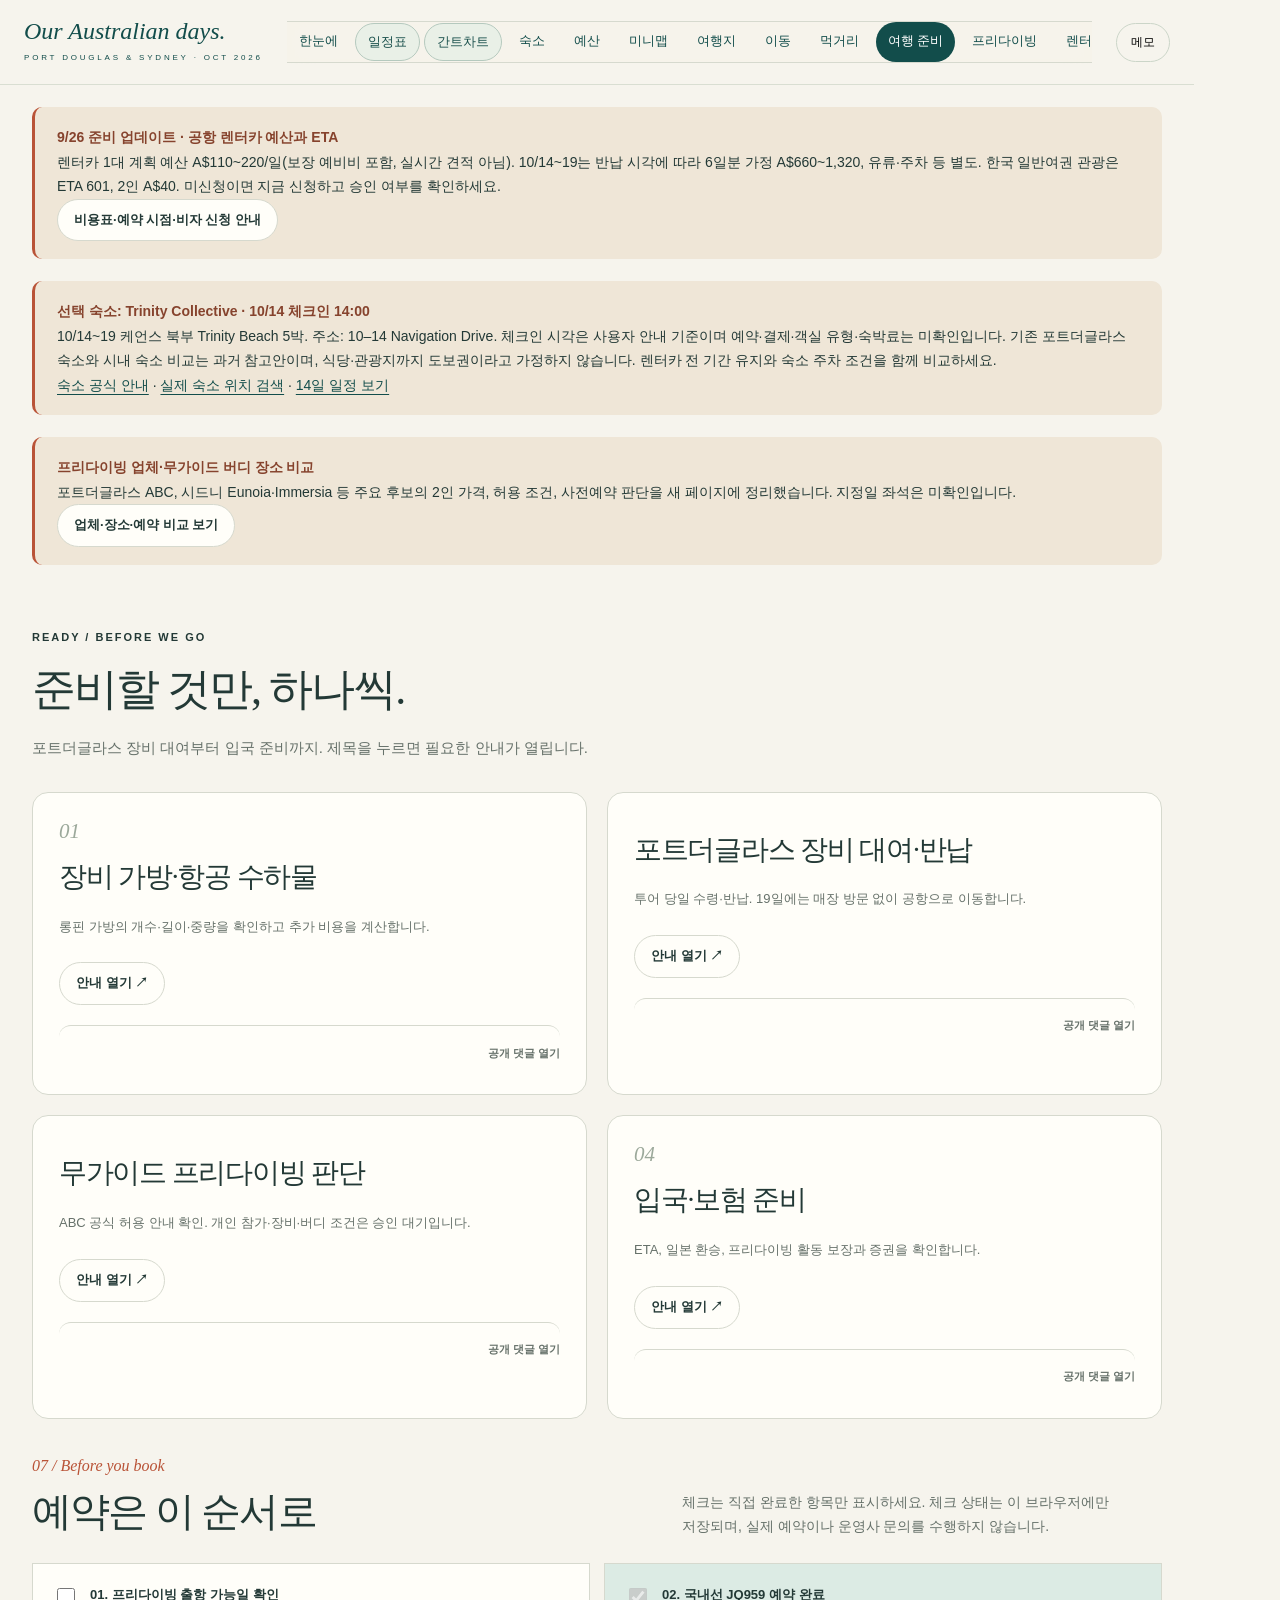
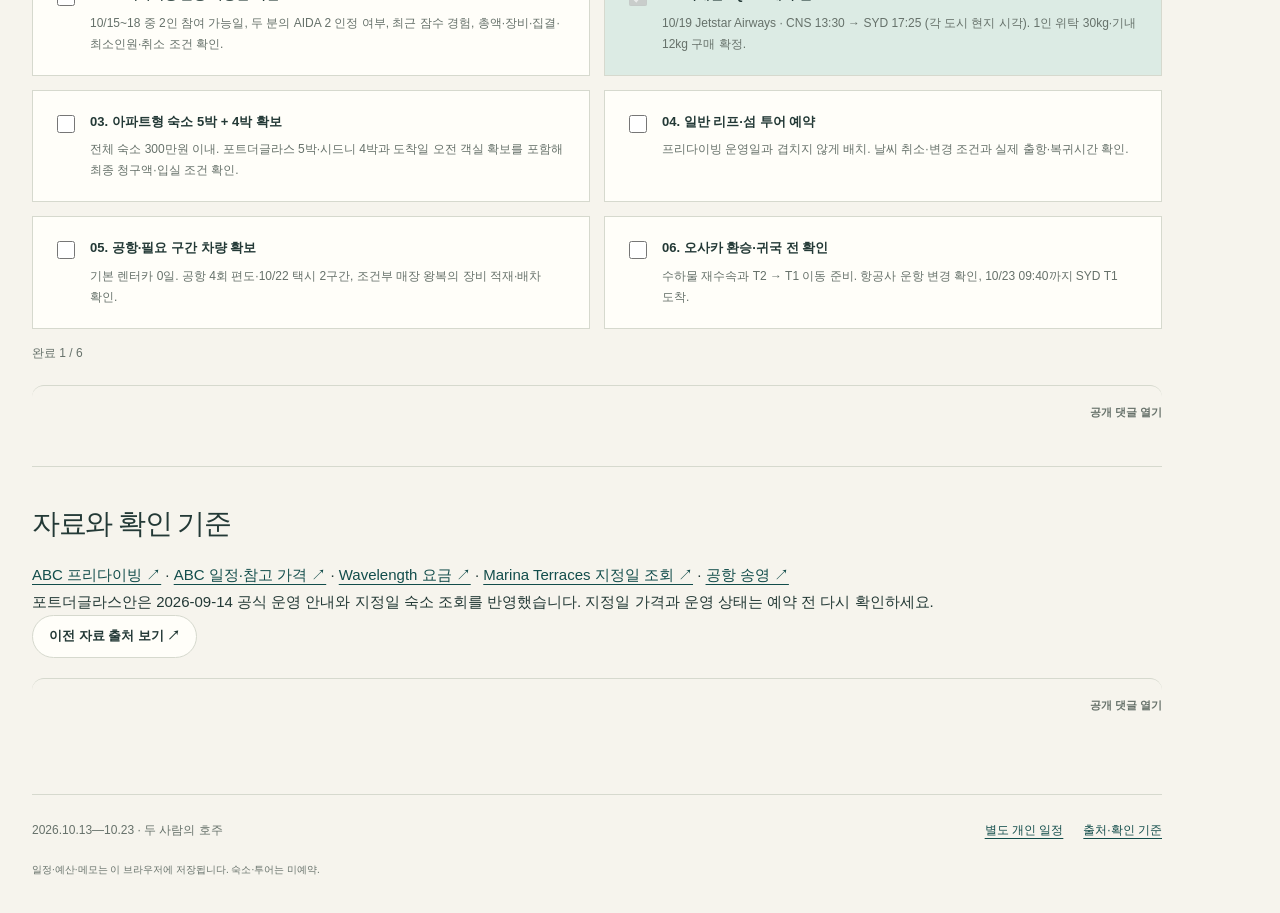
<file: prepare.html>
<!doctype html><html lang="ko"><head><meta charset="utf-8"><meta name="viewport" content="width=device-width,initial-scale=1,viewport-fit=cover"><meta name="theme-color" content="#124d4b"><meta name="referrer" content="strict-origin-when-cross-origin"><title>여행 준비 · Our Australian days</title><link rel="stylesheet" href="assets/legacy.css?v=port-20260914"><link rel="stylesheet" href="assets/site.css?v=minimap-20260914"></head><body class="portal prepare-page"><a class="skip" href="#main">본문으로 이동</a><header class="site-header"><a class="site-brand" href="index.html">Our Australian days.<small>PORT DOUGLAS & SYDNEY · OCT 2026</small></a><nav aria-label="기능별 페이지"><a href="index.html">한눈에</a><a href="recommended-itinerary.html">일정</a><a href="stay.html">숙소</a><a href="budget.html">예산</a><a href="route-map.html">미니맵</a><a href="explore.html">여행지</a><a href="transport.html">이동</a><a href="dining.html">먹거리</a><a href="prepare.html" aria-current="page">여행 준비</a><a href="freediving.html">프리다이빙</a></nav><button class="site-notes" type="button" data-notes-open aria-label="개인 메모 열기">메모</button></header><main class="page-shell" id="main"><aside class="notice"><strong>프리다이빙 업체·무가이드 버디 장소 비교</strong><p>포트더글라스 ABC, 시드니 Eunoia·Immersia 등 주요 후보의 2인 가격, 허용 조건, 사전예약 판단을 새 페이지에 정리했습니다. 지정일 좌석은 미확인입니다.</p><a class="btn" href="freediving.html">업체·장소·예약 비교 보기</a></aside><div class="page-heading"><span class="eyebrow">READY / BEFORE WE GO</span><h1>준비할 것만, 하나씩.</h1><p>포트더글라스 장비 대여부터 입국 준비까지. 제목을 누르면 필요한 안내가 열립니다.</p></div><div class="prep-grid"><section class="section prep-card" id="baggage"><span class="feature-no">01</span><h2>장비 가방·항공 수하물</h2><p>롱핀 가방의 개수·길이·중량을 확인하고 추가 비용을 계산합니다.</p><button class="btn detail-button" type="button" data-info="baggage-detail" data-title="장비 가방·항공 수하물">안내 열기 <span aria-hidden="true">↗</span></button><template id="baggage-detail"><section class="section" id="baggage" aria-labelledby="baggage-title">
 <div class="section-head"><div><span class="section-no">GEAR / Checked baggage</span><h2 id="baggage-title">롱핀부터 환승까지,<br>두 사람의 장비 이동 가이드</h2></div><p>2026.09.10 반영: 기존 일반 위탁수하물은 그대로 두고, 프리다이빙 장비 가방을 별도 추가 위탁합니다. 추가 개수·중량 구매비와 특수·대형 취급료를 나누어 보며, 항공사별 접수 분류는 확인이 필요합니다.</p></div>

<div class="gear-visual" role="group" aria-label="기존 일반 캐리어 두 개에 별도 장비 가방을 추가하는 포장 구성">
 <div class="gear-picture"><div class="case-icon case-one" aria-hidden="true"></div><div class="case-icon case-two" aria-hidden="true"></div><b>기존 일반 짐</b><span>1인 1개 · 총 2개 가정</span></div>
 <span class="gear-plus" aria-hidden="true">+</span>
 <div class="gear-picture"><div class="fin-icon" aria-hidden="true"><i></i><i></i></div><b>별도 장비 가방</b><span>공용 1개 또는 각자 1개</span></div>
 <span class="gear-plus" aria-hidden="true">=</span>
 <div class="gear-summary"><span class="eyebrow">TOTAL CHECKED PIECES</span><b>3 <small>또는</small> 4 <small>개</small></b><p>추가 개수·중량 구매비<br><strong>+ 조건에 해당하는 장비 취급료</strong></p></div>
</div>

 <div class="bag-metrics"><div><span class="eyebrow">PEACH / ICN → KIX</span><b>20 <small>kg · 1개 / 1인</small></b><p>기존 캐리어 외 장비 가방 추가 개수 요금 확인</p></div><div><span class="eyebrow">JETSTAR / KIX → CNS</span><b>20 <small>kg / 1인</small></b><p>한 변 100cm 초과 시 별도 취급료</p></div><div><span class="eyebrow">T’WAY / SYD → ICN</span><b>23 <small>kg / 1인</small></b><p>기존 짐 + 별도 장비의 합산 중량·분류 문의</p></div></div>
 <p class="fine">국제선 중량은 기존 전자항공권 기준입니다. 국내선 JQ959는 2026-09-14 사용자 확인으로 위탁 30kg·기내 12kg/인 구매가 확정되었습니다. 국내선 구매 한도는 국제선에 자동 적용되지 않습니다.</p>
 <div class="table-wrap" style="margin-top:26px"><table class="bag-table"><caption class="small" style="text-align:left;padding:10px 0">가방 외부 치수 기준: 손잡이·바퀴·보호 포장을 모두 포함합니다.</caption><thead><tr><th scope="col">구간</th><th scope="col">롱핀 / 규격</th><th scope="col">추가 비용과 대처</th></tr></thead><tbody>
 <tr><td><strong>피치 MM706</strong><small>인천 → 간사이</small></td><td>일반 위탁은 세 변 합 203cm 이하. 204cm 이상은 대형 옵션, 최대 외형 80 × 80 × 230cm. 20kg 초과는 별도 중량 옵션, 개당 최대 32kg.</td><td>핀 가방도 위탁 개수에 포함. <strong>1개 20kg를 캐리어 + 핀 가방 2개로 나누면 추가 가방 요금</strong>을 확인해야 합니다. 금액은 운임·노선·구매 시점별로 달라 예약 관리에서 확인. <a href="https://www.flypeach.com/en/lm/ai/airports/baggage/checked_in_bag" target="_blank" rel="noopener noreferrer">피치 공식 규정</a></td></tr>
 <tr><td><strong>젯스타 JQ016</strong><small>간사이 → 케언스 · JQ 국제선</small></td><td>한 변이 100cm를 넘으면 대형수하물. 해당 가방 무게도 위탁 20kg에 포함. 개당 최대 32kg. 길이 상한은 일반 2.3m, JQ 국제선 Boeing 787은 2.77m.</td><td>대형 가방 <strong>개당·편당 사전 A$40 / 공항 A$45</strong> 기준. 위탁 중량 구매와 별도이며 결제 통화·금액은 예약 화면에서 확인. <a href="https://www.jetstar.com/au/en/help/oversized-baggage" target="_blank" rel="noopener noreferrer">젯스타 요금표</a></td></tr>
 <tr><td><strong>젯스타 JQ959 · 예약 완료</strong><small>10/19 케언스 → 시드니</small></td><td>1인 위탁 <strong>30kg</strong> · 기내 <strong>12kg</strong> 구매 확정 · 2026-09-14 사용자 확인. 2인 합계는 위탁 60kg·기내 24kg이나 합산 사용 가능 여부는 별도입니다.</td><td>위탁 30kg을 구매해도 롱핀 가방의 대형 취급료까지 포함되는 것은 아닙니다. 한 변 1m 초과 시 개당·편당 사전 A$30 / 공항 A$35. 실제 가방 길이·사전 결제 내역 확인. <a href="https://www.jetstar.com/au/en/flights/baggage/oversized-baggage" target="_blank" rel="noopener noreferrer">젯스타 공식 안내</a></td></tr>
 <tr><td><strong>티웨이 TW502</strong><small>시드니 → 인천</small></td><td>일반 위탁 세 변 합 203cm 이하. 공식 안내상 스킨스쿠버 세트는 <strong>공기통이 포함된 경우에만 특수수하물 적용</strong>. 공기통 없는 롱핀·마스크·슈트는 일반 위탁 처리 여부를 외형·개수와 함께 문의하세요.</td><td>특수수하물 적용 시 1개 A$28, 중량 초과료는 별도. <strong>롱핀만으로 A$28이 무조건 붙는 것은 아닙니다.</strong> 하드케이스 등 전용 포장이 없으면 접수 거절·파손 보상 제외 가능. <a href="https://m.twayair.com/app/serviceInfo/contents/149" target="_blank" rel="noopener noreferrer">특수수하물</a> · <a href="https://www.twayair.com/app/serviceInfo/contents/1148?langCode=ko-KR&amp;regionCode=KR" target="_blank" rel="noopener noreferrer">일반 위탁 규정</a></td></tr>
 </tbody></table></div>
 <div class="notice"><strong>이번 준비 조건: 기존 캐리어와 별도로 장비 가방을 추가 위탁합니다.</strong><p>기본 가정은 일반 캐리어 1인 1개, 두 사람 총 2개입니다. 장비를 공용 하드케이스 1개에 담으면 총 3개, 각자 장비 가방을 추가하면 총 4개를 부칩니다. 장비 가방은 기존 캐리어를 대체하지 않습니다. 실제 일반 가방 개수가 다르면 항공사에 전체 개수를 다시 알려주세요.</p><p><b>추가 요금은 두 층으로 확인:</b> 추가 가방 개수 또는 위탁 중량 구매비 + 조건에 해당하는 특수·대형 취급료. 취급료만 지불했다고 장비 중량이 무료로 추가되는 것은 아닙니다. 특히 피치는 기존 1인 1개를 이미 쓰므로 장비 가방 추가분의 개수 요금을 확인해야 합니다.</p><p>젯스타는 기존 짐과 장비의 합산 중량을 확보하고, 100cm 초과 장비에는 취급료를 별도로 냅니다. 티웨이는 공기통 없는 장비에 특수요금 A$28을 일괄 적용하지 말고, 별도 장비 접수 방식과 합산 중량 초과료를 문의하세요. 공기통·납 웨이트는 현지 대여를 권장합니다.</p><p>예: 공용 케이스 110 × 35 × 20cm는 세 변 합 165cm지만 한 변이 100cm를 넘습니다. 피치의 일반 크기 범위와 젯스타의 대형 취급료 대상이 동시에 될 수 있습니다. 이 예시가 실제 장비 운송 승인을 의미하지는 않습니다.</p></div>

 <div class="bag-tool box" style="margin-top:28px">
 <h3>우리 핀 가방의 규격·추가 취급료</h3><p>초깃값은 기존 위탁 20kg + 별도 장비 가방 8kg 예시입니다. 실제 무게·치수로 바꾸세요. 장비 가방이 2개면 각자 1개씩 동일 조건으로 맡기는 가정이며, 두 사람의 기존 짐이나 장비가 다르면 각각 계산하세요.</p>
 <div class="bag-inputs">
 <label class="control" for="bag-length">길이 (cm)<input id="bag-length" type="number" min="1" max="400" step="0.1" value="110"></label>
 <label class="control" for="bag-width">폭 (cm)<input id="bag-width" type="number" min="1" max="400" step="0.1" value="35"></label>
 <label class="control" for="bag-height">높이 (cm)<input id="bag-height" type="number" min="1" max="400" step="0.1" value="20"></label>
 <label class="control" for="bag-weight">추가 장비 가방 1개 (kg)<input id="bag-weight" type="number" min="0.1" max="100" step="0.1" value="8"></label>
 <label class="control" for="bag-existing">장비를 맡길 1인의 기존 위탁 총무게 (kg)<input id="bag-existing" type="number" min="0" max="100" step="0.1" value="20"></label>
 <label class="control" for="bag-count">두 사람의 핀 가방 총개수<select id="bag-count"><option value="1">공용 장비 1개 추가 · 총 3개 위탁 가정</option><option value="2">장비 2개 추가 · 총 4개 위탁 가정</option></select></label>
 <label class="control" for="bag-domestic">국내선 항공사<select id="bag-domestic"><option value="jq">젯스타 JQ959 · 위탁 30kg/인 확정</option><option value="other">다른 항공사 / 미정</option></select></label>
 <label class="control" for="bag-payment">젯스타 취급료 구매 시점<select id="bag-payment"><option value="advance">미리 구매</option><option value="airport">공항에서 구매</option></select></label>
 </div>
 <div id="bag-result" class="bag-result" aria-live="polite"><b>예시: 젯스타 국제선 A$40 + 국내선 A$30 = A$70</b><p>공용 대형 핀 가방 1개, 두 구간 모두 JQ 이용·사전 구매 가정. 다른 수하물 비용은 제외됩니다.</p></div>
 <p class="fine"><strong>이 계산은 운송 승인이나 최종 수하물 견적이 아닙니다.</strong> 젯스타 대형 취급료만 계산하며, 피치 추가 개수·중량·대형 옵션, 티웨이 및 다른 국내 항공사 요금, 추가 위탁 중량 구매비는 제외합니다. 기존 여행 예산에 자동 가산하지 않으므로, 확정 추가액만 예산의 ‘추가 선택비용’에 한 번 입력하세요.</p>
 <p class="fine"><a href="https://www.jetstar.com/au/en/help/oversized-baggage" target="_blank" rel="noopener noreferrer">계산에 사용한 젯스타 공식 요금</a> · 규정 기준일 2026.09.10 · 이 도구의 입력값은 저장하거나 전송하지 않습니다.</p>
 </div>

 <h3 style="margin-top:32px">간사이에서는 가방도 함께 환승합니다</h3>
 <ol class="bag-route"><li><b>01 · KIX T2 도착</b><span>일본 입국 수속 후 일반·대형 수하물 수취 위치를 확인하고 모든 가방을 찾습니다.</span></li><li><b>02 · 세관 → T1 이동</b><span>공용 롱핀 케이스까지 직접 운반합니다. 기존 항공권 기준 환승 간격은 5시간 15분이며 지연을 보장하는 여유는 아닙니다.</span></li><li><b>03 · 젯스타 재수속</b><span>JQ016 위탁 중량과 대형 취급료 결제 내역을 제시합니다. 직원 안내에 따라 별도 대형수하물 접수대로 이동합니다.</span></li><li><b>04 · CNS 도착·검역</b><span>가방을 찾아 검역 안내에 따릅니다. 담수에서 쓴 장비는 신고·검사 대상 여부에 특히 주의하세요.</span></li></ol>
 <p class="fine">피치는 도착지에서 찾아 다시 부치는 방식이며, 케언스까지 자동 연결을 가정하면 안 됩니다. 일본 입국 요건도 별도로 충족해야 합니다. <a href="https://www.flypeach.com/en/lm/ai/airports/baggage/checked_in_bag" target="_blank" rel="noopener noreferrer">피치 수하물 연결 안내</a></p>

 <div class="cols" style="margin-top:28px">
 <div class="box"><h3>장비는 이렇게 나누세요</h3><ul>
 <li><strong>위탁:</strong> 롱핀은 끝·측면을 완충하고 단단한 케이스에 고정. 카본 블레이드는 휘어서 넣지 않으며, 분리는 제조사가 허용한 방식만 사용하세요. 개인 랜야드·스노클은 세척·건조 후 포장합니다. 슈트는 현지 대여 후보이며 지참한다면 함께 포장하세요.</li>
 <li><strong>기내 권장:</strong> 마스크는 보호 케이스에, 다이브 컴퓨터·카메라는 파손을 막아 휴대. 각 항공사의 기내 무게·치수 한도 안에서 준비하세요.</li>
 <li><strong>기내로 분리:</strong> 보조배터리·여분 배터리는 위탁하지 않고 단자를 절연합니다. 용량·개수·승인 조건은 각 항공사 확인. 다이빙 라이트는 발열부와 배터리 분리 등 별도 조건 확인. <a href="https://www.jetstar.com/au/en/help/dangerous-goods" target="_blank" rel="noopener noreferrer">젯스타 위험물 안내</a></li>
 <li><strong>현지 대여 권장:</strong> 슈트·프리다이빙용 납 웨이트·퀵릴리스 벨트. 핀·랜야드·마스크·스노클은 직접 가져갑니다. <a href="#freedive-rental">대여처·수령·반납 일정</a>에서 재고와 운영사 승인 조건을 확인하세요. 이번 여행에는 스쿠버 장비가 필요하지 않습니다. 공기통은 빈 통이라도 일반 가방처럼 임의로 가져가지 않습니다.</li>
 </ul></div>
 <div class="box"><h3>공항에서 당황하지 않는 준비</h3><ul>
 <li><strong>출국 전:</strong> 포장 완료 사진, 외형 치수, 가방별 무게·개수와 품목표를 준비해 각 항공사에 문의하고 답변·추가 결제 내역을 오프라인 보관합니다.</li>
 <li><strong>현장에서 초과하면:</strong> 직원과 추가 중량·개수 구매 가능 여부를 먼저 확인. 가방을 나눌 때도 개수 요금과 포장 조건이 다시 적용되며, 제한 초과는 요금만 내면 해결되는 것이 아닙니다.</li>
 <li><strong>파손·미도착:</strong> 가능하면 수취 즉시 상태를 확인하고 공항 수하물 데스크에 신고해 접수번호·사진·수하물표를 보관하세요. 보상 기한·제외사항은 운항사 규정 적용.</li>
 <li><strong>호주 검역:</strong> 장비의 흙·모래·유기물을 제거하고 완전히 말리세요. 해외 담수 사용 장비는 신고·검사 안내에 따르며, 불확실하면 검역 직원에게 알립니다. <a href="https://www.agriculture.gov.au/travelling/bringing-mailing-goods" target="_blank" rel="noopener noreferrer">호주 반입 규정</a> · <a href="https://www.agriculture.gov.au/biosecurity-trade/travelling/to-australia/advice-to-travellers" target="_blank" rel="noopener noreferrer">담수 장비 신고 안내</a></li>
 </ul></div></div>
 <details class="box" style="margin-top:20px"><summary>항공사에 보낼 문의 문구</summary><p>기존 일반 위탁수하물 외에 공기통 없는 프리다이빙 장비 가방을 별도로 추가 위탁하려고 합니다. 기존 짐 ___개 / ___kg, 추가 장비 ___개 / ___kg이며, 장비 가방 외부 치수는 ___ × ___ × ___cm입니다. 일반 추가 가방인지 특수 장비인지 접수 분류를 확인해 주세요. 추가 개수·중량·대형 취급료, 사전 승인, 하드케이스 조건과 별도 접수 마감시간을 알려주세요.</p><p lang="en">We already have regular checked baggage (___ pieces / ___ kg) and would like to check in separate additional freediving equipment bags (___ pieces / ___ kg), without scuba cylinders. Each equipment bag measures ___ × ___ × ___ cm including all packaging. Please confirm whether these are classified as additional regular bags or special sporting equipment, the total additional piece/weight and handling fees, required packaging, advance approval and check-in deadlines.</p><p class="fine">예약번호·이름·편명은 항공사 공식 문의창에만 추가하세요. 이 공개 사이트에는 개인정보를 입력하거나 게시하지 마세요. 위 문구는 공기통 없는 장비 구성일 때만 사용합니다.</p></details>
</section></template></section><section class="section prep-card" id="freedive-rental"><h2>포트더글라스 장비 대여·반납</h2><p>투어 당일 수령·반납. 19일에는 매장 방문 없이 공항으로 이동합니다.</p><button class="btn" type="button" data-info="freedive-rental-detail" data-title="포트더글라스 장비 대여·반납">안내 열기 ↗</button><template id="freedive-rental-detail"><h3>대여 기본안: 투어 당일 수령·당일 반납</h3><p>핀·랜야드·마스크·스노클은 직접 지참합니다. 필요한 것은 슈트·웨이트·퀵릴리스 벨트이며 사이즈와 프리다이빙 적합성을 예약 전에 확인합니다. 랜야드를 가져가더라도 연결할 라인·부이가 없으면 사용할 수 없습니다.</p><div class="table-wrap"><table><thead><tr><th>날짜</th><th>수령·사용</th><th>반납</th></tr></thead><tbody><tr><td>10/14</td><td>ABC 3/34 Macrossan St에 참가·장비 확인. 방문 약속/영업 확인.</td><td>장비를 여러 날 빌리는 일정은 기본안에 없음.</td></tr><tr><td>10/15</td><td>ABC 브리핑에서 대여 확약된 슈트·웨이트·벨트 수령·피팅. 시간·비용·벨트 포함 미확정.</td><td>귀항 뒤 16:00–16:30 계획. 실제 승무원 지시 우선.</td></tr><tr><td>10/17</td><td>Wavelength는 슈트 또는 라이크라 포함 안내. 개인 롱핀 사용은 별도 확인.</td><td>마지막 입수 뒤 반납·하선 때 개인 장비 회수 확인.</td></tr><tr><td>10/19</td><td>대여 매장 방문 없음. 포트더글라스에서 공항 직행.</td><td>별도 장기 대여를 새로 선택하면 반납 동선을 다시 설계.</td></tr><tr><td>10/20 선택</td><td>셸리 비치 버디 입수 조건 충족 때만 Dive Centre Manly 10:00 수령 계획.</td><td>13:00까지 반납 계획. 슈트 A$30+웨이트 A$15/인 기존 공개 참고, 벨트·지정일 영업 재확인.</td></tr></tbody></table></div><p>ABC 공식 FAQ는 보호복 제공을 안내하지만 프리다이빙 웨이트·벨트 대여와 요금을 별도로 확정한 것은 아닙니다. 매장의 판매 품목을 대여 재고로 간주하지 않습니다. 공급이 안 되면 현지 대안을 확인하거나 활동을 변경하며, 케언스 남쪽 매장까지 장거리 왕복하는 안은 기본에서 제외합니다.</p><a href="https://www.abcreefsafaris.com.au/the-reef/port-douglas-best-freediving-tour" target="_blank" rel="noopener noreferrer">ABC 프리다이빙 조건 ↗</a> · <a href="https://www.abcreefsafaris.com.au/about/faqs" target="_blank" rel="noopener noreferrer">ABC 장비 FAQ ↗</a> · <a href="https://www.wavelength.com.au/prices" target="_blank" rel="noopener noreferrer">Wavelength 포함 품목 ↗</a></template></section><section class="section prep-card" id="freedive-safety"><h2>무가이드 프리다이빙 판단</h2><p>ABC 공식 허용 안내 확인. 개인 참가·장비·버디 조건은 승인 대기입니다.</p><button class="btn" type="button" data-info="freedive-safety-detail" data-title="무가이드 프리다이빙 판단">안내 열기 ↗</button><template id="freedive-safety-detail"><h3>판단: ABC의 해당 상품에서는 조건부 가능</h3><p>ABC Reef Safaris는 Independence에서 경험 있는 프리다이버의 웨이트 벨트 사용과 <b>무가이드·버디 기반 프리다이빙</b>을 공식 안내합니다. 따라서 포트더글라스안은 ‘전혀 확인되지 않음’에서 ‘특정 운영사 안내 확인, 개인 참가 승인 대기’로 판단을 바꿉니다.</p><p>이는 혼자 잠수하거나 자유롭게 어느 장소든 들어갈 수 있다는 의미가 아닙니다. 두 사람의 자격·최근 경험·구조 숙련도, 해당 날짜 선박과 코스, 수심·구역·버디 운영·장비 허용을 운영사에 확인하세요. 일반 스노클링 가이드가 전담 프리다이빙 안전 버디 역할까지 맡는다고 가정하지 않습니다.</p><ul><li>한 명 잠수·한 명 감시, 상승과 수면 회복까지 버디 역할을 유지합니다. 혼자 또는 두 사람 동시 잠수는 제외합니다.</li><li>자격증만으로 적합성을 확정하지 않습니다. 조건 미충족이면 가이드 스노클링 또는 휴식으로 변경합니다.</li><li>Wavelength 일반 스노클링, Four Mile Beach와 하구를 같은 프리다이빙 허용 장소로 취급하지 않습니다.</li><li>스쿠버 체험·교육은 제외하고 10/18을 잠수 없는 휴식일로 유지합니다. 비행 적합성은 실제 잠수 이력·증상에 따라 강사/다이빙 의료진 지침을 확인합니다.</li></ul><h3>시드니 셸리 비치</h3><p>기본은 10/20 산책입니다. 버디 입수는 구조 능력·기상·현장 통제와 보호구역 규정을 충족한 경우에만 검토합니다. 현장 감시원은 개인 프리다이빙 버디를 대신하지 않습니다.</p><a href="https://www.abcreefsafaris.com.au/the-reef/port-douglas-best-freediving-tour" target="_blank" rel="noopener noreferrer">ABC 공식 무가이드 안내 ↗</a> · <a href="https://world.dan.org/alert-diver/article/freediving-risk-assessments/" target="_blank" rel="noopener noreferrer">DAN 프리다이빙 위험 평가 ↗</a></template></section><section class="section prep-card" id="entry-insurance"><span class="feature-no">04</span><h2>입국·보험 준비</h2><p>ETA, 일본 환승, 프리다이빙 활동 보장과 증권을 확인합니다.</p><button class="btn detail-button" type="button" data-info="entry-insurance-detail" data-title="입국·보험 준비">안내 열기 <span aria-hidden="true">↗</span></button><template id="entry-insurance-detail"><section class="section" id="entry-insurance">
 <div class="section-head"><div><span class="section-no">READY / VISA & INSURANCE</span><h2>입국 준비부터, 물속의 보장까지</h2></div><p>2026년 9월 11일 공식 안내 기준. 한국 일반여권·한국 거주를 가정한 준비안이며, 두 분의 실제 여권 조건과 보험 가입 내역은 아직 확인하지 않았습니다.</p></div>
 <div class="entry-progress"><span>여행 10/13~23 · 일본 환승 + 호주</span><span>두 사람 모두 AIDA 2</span><span>ETA 신청·승인 여부 미확인</span><span>보험 가입·활동 보장 미확인</span></div>
 <div class="entry-cards">
  <article class="entry-card"><span class="eyebrow">01 / ENTRY PERMISSION</span><h3>호주 ETA 신청</h3><div class="entry-price">A$40 <small>/ 2인 · 1인 A$20</small></div><p>한국 여권의 단기 관광은 ETA(subclass 601) 신청 대상입니다. 공식 AustralianETA 앱에서 각자 신청합니다. 앱 다운로드는 무료이며 신청 서비스 수수료는 별도입니다.</p>
   <div class="actions"><a class="btn primary" href="https://apps.apple.com/kr/app/australianeta/id1527982364" target="_blank" rel="noopener noreferrer">iPhone 공식 앱</a><a class="btn" href="https://play.google.com/store/apps/details?id=au.gov.homeaffairs.eta" target="_blank" rel="noopener noreferrer">Android 공식 앱</a></div>
   <details><summary>준비물·신청 순서 더보기</summary><ol><li>실제 여행에 사용할 여권, 호환 스마트폰, 이메일, 결제수단과 호주 연락처·숙소 정보를 준비합니다.</li><li>앱 개발자가 Department of Home Affairs인지 확인합니다. 여권을 스캔하고 앱이 요구하는 본인 사진 촬영을 진행합니다.</li><li>인적사항과 질문에 정확히 답합니다. 이름·생년월일·여권 정보는 제출 전에 원본과 대조합니다. 질문의 답을 임의로 추정하지 마세요.</li><li>각자 수수료를 결제·제출하고, 두 사람 모두 승인 결과와 여권 정보 일치를 확인합니다. 결제 완료만으로 승인된 것은 아닙니다.</li></ol><p>현재 사이트나 이 대화에서는 신청서 제출·결제를 하지 않았습니다. 여권 스캔·본인 촬영은 신청자가 공식 앱에서 직접 진행해야 합니다.</p></details>
   <details><summary>언제 신청하고, 문제가 생기면?</summary><p>10/13 출국을 앞두고 지금 준비하는 것을 권합니다. 이는 준비 권고이지 공식 처리기한이 아닙니다. 즉시 승인을 보장하지 않으며 추가 자료 요청이 있으면 공식 이메일의 안내를 따르세요.</p><p>승인 후 정보가 틀리거나 여권이 바뀌었다면 새 여권에 맞는 신청 필요 여부를 공식 안내에서 확인하세요. 유료 대행 사이트를 공식 신청 창구로 오인하지 마세요.</p><a href="https://southkorea.embassy.gov.au/seolkorean/ETA601.html" target="_blank" rel="noopener noreferrer">주한 호주대사관 한국어 안내</a></details>
  </article>
  <article class="entry-card"><span class="eyebrow">02 / WHOLE TRIP</span><h3>일반 여행보험</h3><div class="entry-price">개별 견적 <small>/ 두 사람 조건 확인</small></div><p>일본 환승과 호주 체류, 귀국 후 집에 도착할 때까지의 실제 이동시간을 기준으로 보험기간을 정하세요. 연령·특약·보장 한도를 모르는 상태에서 보험료를 확정하지 않습니다.</p>
   <details><summary>꼭 비교할 보장 더보기</summary><ul><li>해외 상해·질병 의료비, 응급 이송·본국 송환, 자기부담금, 기존 질환 관련 고지·제외 조건.</li><li>별도 발권한 인천→간사이→케언스 구간의 연결편 실패가 보장되는지. 단순 항공 지연 담보와 동일하다고 가정하지 않기.</li><li>일반 짐과 별도 위탁 롱핀 가방의 파손·도난·분실 구분, 품목별 한도, 사용 중 장비 손상 제외 여부.</li><li>렌터카를 실제 추가할 경우 자기부담금 보장과 면책 조건. 렌터카 회사의 차량 보험을 자동 대체하지 않음.</li></ul><p>배상책임·여행 취소·지연도 가입 담보와 약관 조건에 따라 다릅니다. 광고 문구보다 가입할 상품의 약관과 답변을 확인하세요.</p></details>
   <details><summary>견적 출발점 · 가입 전 주의</summary><p>삼성화재 해외여행보험 공식 상품 안내를 비교 출발점으로 연결합니다. 의료비·휴대품손해 등은 담보별 조건이 있으며, 이 상품의 프리다이빙 보장을 확인한 추천은 아닙니다.</p><a href="https://mdirect.samsungfire.com/m/fp/overseas.html" target="_blank" rel="noopener noreferrer">일반 여행보험 공식 상품 안내</a><p>보험사·상품명·약관을 알려주시면 해당 계약의 다이빙 관련 조건을 기준으로 다시 정리할 수 있습니다. 증권번호·주민등록번호는 이 공개 사이트에 쓰지 마세요.</p></details>
  </article>
  <article class="entry-card"><span class="eyebrow">03 / FREEDIVE & SNORKEL</span><h3>다이빙 보장 확인</h3><div class="entry-price">활동별 확인 <small>/ 자격증만으로 보장 확정 아님</small></div><p>이번 여행은 AIDA 2 프리다이빙과 스노클링만 계획하며, 스쿠버 체험·교육은 제외합니다. 일반 여행보험에서 필요한 활동이 제외되면 별도 다이빙 보장을 비교합니다.</p>
   <details><summary>다이빙 전용 후보·비용 더보기</summary><p>DAN World Asia Pacific은 다이빙 사고 지원 패키지를 안내합니다. 공개 연간 Worldwide Master는 1인 US$120, Preferred는 US$150으로, 두 사람 기준 각각 US$240·US$300입니다.</p><p>미국 달러이며 호주 달러가 아닙니다. 일반 여행 보장 추가 패키지는 별도 비용입니다. 한국 거주자 가입 가능 여부·프리다이빙 포함·교육 중 사고·최종 비용은 계약 전 반드시 확인하세요. 호주 거주자 상품과 혼동하지 마세요.</p><a href="https://world.dan.org/membership-coverage/asia-pacific/" target="_blank" rel="noopener noreferrer">DAN Asia Pacific 상품·조건 확인</a><p>공개 안내의 지원 패키지를 국내 여행보험과 동일한 계약으로 간주하지 않았으며 가입·보장을 확약하지 않습니다.</p></details>
   <details><summary>운영사·보험사에 확인할 조건</summary><ul><li>호흡을 참는 프리다이빙과 수면 스노클링을 각각 명시. 수심 한도, 자격·경험, 버디·강사 감독 조건 확인.</li><li>스쿠버 전용 보장으로 프리다이빙이 보장된다고 가정하지 말고, breath-hold diving 포함 여부를 서면 확인.</li><li>감압병·압력 손상·익수 관련 치료, 재압챔버, 해상 구조·보트/헬기 이송, 송환의 보장 범위·한도·사전 연락 조건 확인.</li><li>정확한 잠수 계획과 비행 간격을 지키는지 확인. 보험 가입이 안전 지침을 대신하지 않음.</li></ul></details>
  </article>
 </div>
 <details class="entry-inquiry"><summary>보험사에 보낼 확인 문구 · 눌러서 보기</summary><textarea id="entry-inquiry-text" readonly aria-label="보험사 문의 문구">한국 거주 성인 2명이 2026년 10월 13일부터 23일까지 일본 환승을 포함해 호주 케언스·시드니를 여행할 예정입니다. 두 사람 모두 프리다이빙 AIDA 2 자격이 있습니다.

강사 동행 해양 프리다이빙과 스노클링을 계획합니다. 스쿠버 체험·교육과 헬멧 다이빙은 하지 않습니다. 실제 최대 수심·횟수는 운영사와 확정해 전달하겠습니다.

1. 각 활동과 자격 취득 전 교육 중 사고가 해당 상품에서 보장되는지, 관련 약관 조항과 제외 조건을 알려주세요.
2. 수심·자격·버디·감독 조건, 감압병·압력 손상·익수 치료 및 재압챔버 보장을 확인해 주세요.
3. 해상 구조, 보트·헬기 이송, 본국 송환의 한도와 사전 승인·연락 절차를 알려주세요.
4. 별도 위탁하는 롱핀·다이빙 장비의 파손·도난·분실·사용 중 손상을 각각 확인해 주세요.
5. 일본 환승과 분리 발권 연결편 실패, 보장 시작·종료 시각도 확인해 주세요.

프리다이빙(breath-hold diving)과 스노클링을 명시한 서면 답변과 필요한 특약·최종 보험료를 부탁드립니다.</textarea><button class="btn" type="button" id="entry-copy-inquiry">문의 문구 복사</button><p class="fine" id="entry-copy-status" role="status">이 문구는 자동 전송되지 않습니다. 선택한 보험사에 직접 문의하세요.</p></details>
 <div class="entry-checks"><div><b>출국 전 완료할 것</b><p>두 사람 ETA 승인 확인 → 보험 약관·활동 보장 서면 확인 → 각자 보장되는 증권·긴급 연락처 오프라인 보관. 이 페이지는 완료 상태를 자동 확인하지 않습니다.</p></div><div><b>예산에 더할 금액</b><p>ETA 2인 A$40 + 실제 여행보험료 + 선택한 다이빙 보장료. 기존 <a href="budget.html#budget">예산의 추가 선택비용</a>에 AUD로 환산해 한 번만 더하세요. 이번 안내는 기존 입력 금액을 자동 변경하지 않습니다.</p></div></div>
 <p class="entry-source">공식 근거: <a href="https://southkorea.embassy.gov.au/seol/ETA601.html" target="_blank" rel="noopener noreferrer">한국 여권 ETA 안내</a><a href="https://immi.homeaffairs.gov.au/visas/getting-a-visa/visa-listing/electronic-travel-authority-601" target="_blank" rel="noopener noreferrer">호주 내무부</a><a href="https://www.smartraveller.gov.au/choice-travel-insurance-buying-guide/what-are-you-covered" target="_blank" rel="noopener noreferrer">활동·약관 확인 원칙</a><a href="https://www.smartraveller.gov.au/choice-travel-insurance-buying-guide/before-you-buy-travel-insurance" target="_blank" rel="noopener noreferrer">환승·장비 확인 원칙</a>. Smartraveller 자료는 호주 여행자용 일반 안내이며, 한국 보험의 개별 보장 근거로 사용하지 않았습니다.</p>
</section></template></section></div><section class="section" id="checklist"><div class="section-head"><div><span class="section-no">07 / Before you book</span><h2>예약은 이 순서로</h2></div><p>체크는 직접 완료한 항목만 표시하세요. 체크 상태는 이 브라우저에만 저장되며, 실제 예약이나 운영사 문의를 수행하지 않습니다.</p></div>
 <div class="check-grid"><label class="check"><input type="checkbox" data-check="freedive"><span><b>01. 프리다이빙 출항 가능일 확인</b><small>10/15~18 중 2인 참여 가능일, 두 분의 AIDA 2 인정 여부, 최근 잠수 경험, 총액·장비·집결·최소인원·취소 조건 확인.</small></span></label><label class="check"><input type="checkbox" data-check="domestic" checked disabled><span><b>02. 10/19 국내선 JQ959 예약 완료</b><small>Jetstar Airways · CNS 13:30 → SYD 17:25 (각 도시 현지 시각). 1인 위탁 30kg·기내 12kg 구매 확정.</small></span></label><label class="check"><input type="checkbox" data-check="hotels"><span><b>03. 아파트형 숙소 5박 + 4박 확보</b><small>케언스 10/14~20, 시드니 10/20~23. 케언스 도착일 오전 객실 이용을 별도로 확약.</small></span></label><label class="check"><input type="checkbox" data-check="sea"><span><b>04. 일반 리프·섬 투어 예약</b><small>프리다이빙 운영일과 겹치지 않게 배치. 날씨 취소·변경 조건과 실제 출항·복귀시간 확인.</small></span></label><label class="check"><input type="checkbox" data-check="car"><span><b>05. 공항·필요 구간 차량 확보</b><small>기본 렌터카 0일. 공항 4회 편도·10/22 택시 2구간, 조건부 매장 왕복의 장비 적재·배차 확인.</small></span></label><label class="check"><input type="checkbox" data-check="transfer"><span><b>06. 오사카 환승·귀국 전 확인</b><small>수하물 재수속과 T2 → T1 이동 준비. 항공사 운항 변경 확인, 10/23 09:40까지 SYD T1 도착.</small></span></label></div>
 <p class="fine" id="check-status" role="status">완료 0 / 6</p>
 </section><section class="section sources-card" id="sources"><h2>자료와 확인 기준</h2><p><a href="https://www.abcreefsafaris.com.au/the-reef/port-douglas-best-freediving-tour" target="_blank" rel="noopener noreferrer">ABC 프리다이빙 ↗</a> · <a href="https://www.abcreefsafaris.com.au/snorkeling" target="_blank" rel="noopener noreferrer">ABC 일정·참고 가격 ↗</a> · <a href="https://www.wavelength.com.au/prices" target="_blank" rel="noopener noreferrer">Wavelength 요금 ↗</a> · <a href="https://book-directonline.com/properties/marinaterracesdirect?locale=en&amp;items[0][adults]=2&amp;items[0][children]=0&amp;items[0][infants]=0&amp;currency=AUD&amp;checkInDate=2026-10-14&amp;checkOutDate=2026-10-19" target="_blank" rel="noopener noreferrer">Marina Terraces 지정일 조회 ↗</a> · <a href="https://www.excellencecoaches.com/pricing/" target="_blank" rel="noopener noreferrer">공항 송영 ↗</a></p><p>포트더글라스안은 2026-09-14 공식 운영 안내와 지정일 숙소 조회를 반영했습니다. 지정일 가격과 운영 상태는 예약 전 다시 확인하세요.</p><button class="btn detail-button" type="button" data-info="sources-detail" data-title="이전 케언스안 자료 · 현재 북부 동선과 구분">이전 자료 출처 보기 <span aria-hidden="true">↗</span></button><template id="sources-detail"><section class="section" id="sources"><div class="section-head"><div><span class="section-no">08 / Sources & assumptions</span><h2>확인한 정보, 아직 확인할 정보</h2></div><p>확정 항공권과 공개 안내를 바탕으로 만든 여행 계획입니다. 상품 가격 확인과 지정일 예약 가능 여부 확인은 서로 다릅니다.</p></div>
 <ol class="sources"><li><b>01. 국제선 항공권 / 사용자 제공 PDF</b><p>전자항공권-출국.pdf: 2026/10/13 ICN → KIX → CNS, 다음 날 도착. 전자항공권-입국.pdf: 2026/10/23 SYD → ICN. 날짜·시간·편명·수하물 확인, 결제금액 미기재. 개인정보 보호를 위해 원본을 웹페이지에 첨부하지 않았습니다.</p></li>
 <li><b>02. 프리다이빙 상품 / 운영사 예약 페이지</b><a href="https://scubabocairns.rezdy.com/566701/freedive-the-great-barrier-reef" target="_blank" rel="noopener noreferrer">Scubabo · Freedive the Great Barrier Reef ↗</a><p>검색 색인상 A$360부터, Level 1 이상, 강사 동행·점심 안내. 직접 페이지 접근이 제한되어 검색 색인을 참조했습니다. 10월 지정일 출항·가격·잔여석은 확인되지 않았습니다.</p></li>
 <li><b>03. 리프·섬 요금 / Sunlover</b><a href="https://sunlover.com.au/prices/" target="_blank" rel="noopener noreferrer">공식 가격표 ↗</a><p>2026/04/01~2027/03/31 적용. Moore Reef A$317, Fitzroy 왕복 페리 A$109. 지정일 좌석 확인은 별도입니다.</p></li>
 <li><b>04. 국내선 운임 구성 / Virgin Australia</b><a href="https://www.virginaustralia.com/au/en/travel-info/flying-with-us/fare-types/domestic-fares/" target="_blank" rel="noopener noreferrer">국내선 운임 조건 ↗</a><p>Choice 위탁 23kg 1개·일반 좌석 포함. 변경·취소 가능 여부와 수수료는 결제 시 조건을 확인하세요. 이 페이지의 10/19 항공 예산은 실시간 견적이 아닙니다.</p></li>
 <li id="src-baggage"><b>05. 롱핀·대형수하물 / 항공사</b><a href="https://www.jetstar.com/au/en/flights/baggage/oversized-baggage" target="_blank" rel="noopener noreferrer">젯스타 대형수하물 ↗</a> · <a href="https://www.virginaustralia.com/uk/en/travel-info/baggage/checked-baggage/" target="_blank" rel="noopener noreferrer">버진 위탁수하물 ↗</a><p>젯스타 1m 초과 품목당·편당 사전 국내선 A$30·국제선 A$40, 공항 국내선 A$35·국제선 A$45와 별도 중량 한도. 자세한 조건은 위탁수하물·장비 섹션 참조. 버진은 개수·무게·스포츠 장비 조건을 함께 확인합니다.</p></li>
 <li id="src-time"><b>06. 시차·비행시간 / 공식 안내</b><a href="https://www.nsw.gov.au/about-nsw/daylight-saving" target="_blank" rel="noopener noreferrer">NSW 서머타임 ↗</a> · <a href="https://www.qantas.com/content/qantas/pf/en/flight-deals/flights-from-cairns-to-sydney.html/cns/syd/economy" target="_blank" rel="noopener noreferrer">콴타스 노선 안내 ↗</a><p>2026/10/04 NSW 서머타임 시작, 퀸즐랜드 미적용. 시드니가 케언스보다 1시간 빠름. 노선 비행 약 3시간.</p></li>
 <li><b>07. 시드니 대중교통 / Transport for NSW</b><a href="https://transportnsw.info/tickets-fares/fares/opal-benefits" target="_blank" rel="noopener noreferrer">운임 상한·할인 ↗</a> · <a href="https://transportnsw.info/travel-info/airport-travel" target="_blank" rel="noopener noreferrer">공항 이동 ↗</a><p>일반 운임 상한은 공식 안내 기준. 이 페이지의 2인 공항 왕복 금액은 역·시간을 고정하지 않은 예산 추정입니다.</p></li>
 <li><b>08. 근교 거리·렌터카 / 지역·업체 안내</b><a href="https://douglas.qld.gov.au/getting-there/" target="_blank" rel="noopener noreferrer">Douglas Shire 접근 안내 ↗</a> · <a href="https://www.gemrentacar.com.au/faqs" target="_blank" rel="noopener noreferrer">GEM 렌터카 안내 ↗</a><p>케언스~포트더글러스 약 67km·편도 약 1시간. 대여료·자기부담금 축소 옵션은 지정일 견적 필요.</p></li>
 <li><b>09. 장거리 운전 / 보조 경로 자료</b><a href="https://lazytrips.com/trip/road-trip-from-cairns-to-sydney" target="_blank" rel="noopener noreferrer">Cairns → Sydney 로드트립 ↗</a><p>경로에 따라 거리·시간 차이가 큼. 실시간 교통·도로 통제·휴식은 별도. 편도 렌터카 비용은 본 페이지 작성자의 계획용 추정입니다.</p></li>
 <li><b>10. 일반 보트의 프리다이빙 제한 / 판매처 안내</b><a href="https://cairnsdiveadventures.com.au/tour/ocean-freedom/" target="_blank" rel="noopener noreferrer">Cairns Dive Adventures 투어 안내 ↗</a><p>일반 보트의 제한 사례를 참고한 자료이며 모든 전용 프리다이빙 상품이 금지된다는 뜻은 아닙니다. 실제 이용 업체의 허용 조건이 우선입니다.</p></li></ol>
 <div class="notice"><strong>가격 정확도에 대한 기준</strong><p>항공권 PDF로 확인한 국제선 일정 외에는 아직 예약 완료로 간주하지 않습니다. ‘공개가격’은 상품 안내의 시작가·기간 요금이고, ‘예산 가정’은 비교를 위한 금액입니다. 실제 날짜·성인 2인·수하물·객실·보험·장비를 선택한 최종 결제액을 확보하면 계산기에 교체해 넣으세요.</p></div>
 </section></template></section></main><footer class="site-footer"><span>2026.10.13—10.23 · 두 사람의 호주</span><div><a href="personal-plan.html">별도 개인 일정</a><a href="prepare.html#sources">출처·확인 기준</a></div><small>일정·예산·메모는 이 브라우저에 저장됩니다. 숙소·투어는 미예약.</small></footer><dialog class="info-dialog" id="info-dialog" aria-labelledby="info-title"><div class="info-head"><div><span class="eyebrow">TRIP DETAILS</span><h2 id="info-title"></h2></div><button type="button" class="dialog-close" data-info-close aria-label="상세 내용 닫기">×</button></div><div id="info-body" class="info-body"></div></dialog><script id="public-comments-config" type="application/json">
{"repo":"MarcoBackman/australia_travel_plan","repoId":"","category":"Announcements","categoryId":"","site":"https://marcobackman.github.io/australia_travel_plan/"}
</script><dialog id="public-comments-dialog" class="public-comments-dialog" aria-labelledby="public-comments-title" aria-describedby="public-comments-privacy">
 <header class="public-comments-header"><div><span class="eyebrow">OUR SHARED NOTES / GITHUB</span><h2 id="public-comments-title">함께 보는 공개 댓글</h2></div><button type="button" class="public-comments-close" id="public-comments-close" aria-label="공개 댓글 닫기" autofocus>&times;</button></header>
 <div class="public-comments-body">
  <div class="public-comments-controls"><label for="public-comments-section">이야기할 섹션</label><select id="public-comments-section"></select></div>
  <div class="public-comments-privacy" id="public-comments-privacy"><p><strong>읽기는 누구나, 작성은 GitHub 로그인으로.</strong> 댓글은 공개 GitHub Discussions에 저장되며, 사이트 방문자뿐 아니라 누구나 읽을 수 있습니다.</p><p>예약번호, 항공권, 여권 정보, 연락처는 올리지 마세요. 개인 메모·예산·일정 시트는 여기로 자동 전송하지 않습니다.</p></div>
  <p id="public-comments-status" class="public-comments-status" role="status" aria-live="polite"></p>
  <div id="public-comments-host" class="public-comments-host"><div class="giscus"></div></div>
  <footer class="public-comments-footer"><span>섹션별 대화 · GitHub에 보관</span><a id="public-comments-github" target="_blank" rel="noopener noreferrer" class="public-comments-fallback">GitHub에서 토론 찾기</a><a href="https://giscus.app/ko" target="_blank" rel="noopener noreferrer">댓글 서비스 안내</a></footer>
 </div>
</dialog><script src="assets/routes.js?v=minimap-20260914"></script><script src="assets/site.js?v=booked-20260914"></script><script src="assets/planner-modal.js?v=minimap-20260914"></script><script src="assets/checklist.js?v=booked-20260914"></script><script src="assets/notes.js?v=port-20260914"></script><script src="assets/comments.js?v=port-20260914"></script></body></html>
</file>
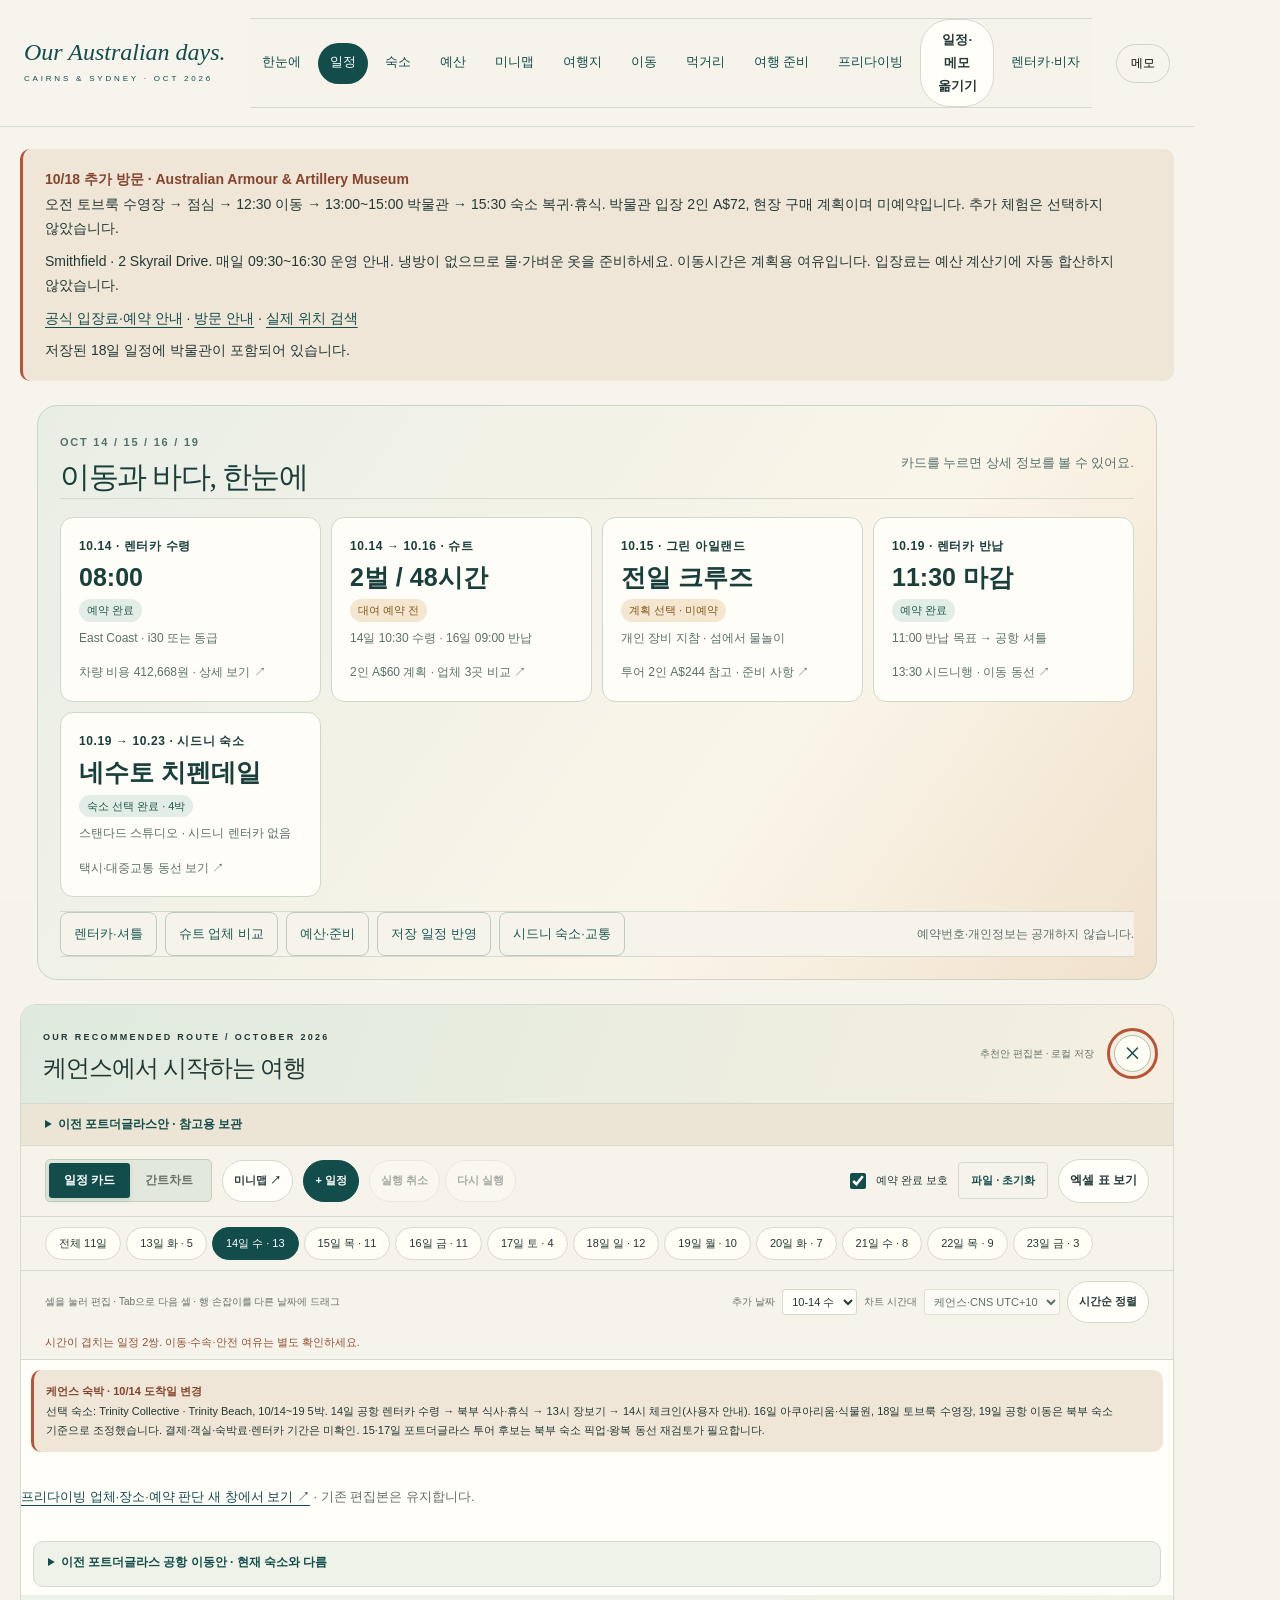
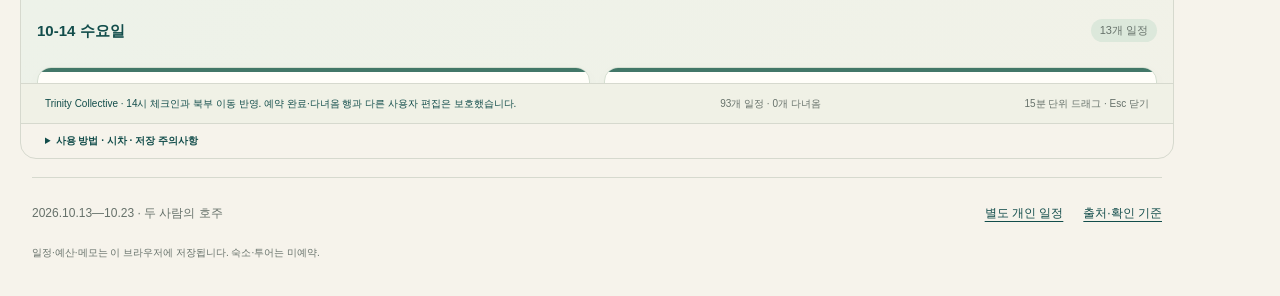
<file: recommended-itinerary.html>
<!doctype html><html lang="ko"><head><meta charset="utf-8"><meta name="viewport" content="width=device-width,initial-scale=1,viewport-fit=cover"><meta name="theme-color" content="#124d4b"><meta name="referrer" content="strict-origin-when-cross-origin"><title>날짜별 일정 · Our Australian days</title><link rel="stylesheet" href="assets/legacy.css?v=port-20260914"><link rel="stylesheet" href="assets/site.css?v=minimap-20260914"><link rel="stylesheet" href="assets/studio.css?v=port-20260914"></head><body class="portal workspace-page"><a class="skip" href="#main">본문으로 이동</a><header class="site-header"><a class="site-brand" href="index.html">Our Australian days.<small>PORT DOUGLAS & SYDNEY · OCT 2026</small></a><nav aria-label="기능별 페이지"><a href="index.html">한눈에</a><a href="recommended-itinerary.html" aria-current="page">일정</a><a href="stay.html">숙소</a><a href="budget.html">예산</a><a href="route-map.html">미니맵</a><a href="explore.html">여행지</a><a href="transport.html">이동</a><a href="dining.html">먹거리</a><a href="prepare.html">여행 준비</a><a href="freediving.html">프리다이빙</a></nav><button class="site-notes" type="button" data-notes-open aria-label="개인 메모 열기">메모</button></header><main class="page-shell" id="main"><span id="studio-launch-count" hidden></span><button id="recommended-auto-open" data-open-studio="grid" hidden>일정 열기</button><dialog id="trip-studio" class="trip-studio" aria-labelledby="studio-title">
 <div class="studio-shell">
 <div class="studio-header"><div><span class="eyebrow">OUR RECOMMENDED ROUTE / OCTOBER 2026</span><h2 id="studio-title">포트더글라스에서 시작하는 여행</h2></div><div class="studio-header-right"><span class="studio-local">추천안 편집본 · 로컬 저장</span><button id="studio-close" class="studio-icon-button" type="button" aria-label="일정 편집기 닫기" autofocus>×</button></div></div>

 <details class="photo-route-guide"><summary>포트더글라스안 · 이전 일정 보관</summary><p>14일 도착·회복, 15일 ABC 프리다이빙 후보, 16일 휴식, 17일 Wavelength 스노클링 후보, 18일 휴식·숙소 BBQ, 19일 공항 이동. 숙소·투어는 미예약입니다.</p><p>이전 케언스 편집본은 별도 저장공간에 보존합니다. 출국·시드니 일정과 확정·완료 행을 이어받되, 케언스의 기존 예약이 있으면 새 동선과 비교하세요.</p><button class="btn" type="button" id="photo-old-backup">이전 케언스 편집본 백업</button><p id="photo-plan-status" role="status"></p><a href="prepare.html#freedive-safety">무가이드 조건 확인 →</a></details>
<div class="studio-tools"><div class="studio-view-switch" aria-label="일정 보기 방식"><button type="button" data-studio-view="grid" aria-pressed="true">표 편집</button><button type="button" data-studio-view="gantt" aria-pressed="false">간트차트</button></div><button type="button" class="btn" id="studio-map-link" data-trip-planner="map" aria-haspopup="dialog">미니맵 ↗</button><button class="btn primary" id="studio-add" type="button">+ 일정</button><div class="studio-history"><button class="btn" id="studio-undo" type="button" disabled>실행 취소</button><button class="btn" id="studio-redo" type="button" disabled>다시 실행</button></div><label class="studio-lock"><input type="checkbox" id="studio-lock" checked>예약 완료 보호</label><details class="studio-file-menu"><summary>파일 · 초기화</summary><div><button type="button" id="studio-export">JSON 백업</button><button type="button" id="studio-import">JSON 불러오기</button><button type="button" id="studio-csv">엑셀용 CSV</button><button type="button" id="studio-reset">포트더글라스 기본안 복원</button></div></details><input type="file" id="studio-file" accept=".json,application/json" hidden></div>
 <div class="studio-mobile-navigator" aria-label="모바일 날짜 이동"><button type="button" id="studio-mobile-prev" aria-label="이전 날짜">&lsaquo;</button><strong id="studio-mobile-date" aria-live="polite">날짜 선택</strong><button type="button" id="studio-mobile-next" aria-label="다음 날짜">&rsaquo;</button><label id="studio-touch-control" hidden><input type="checkbox" id="studio-touch-drag">막대 이동</label></div>
<div class="studio-date-strip" id="studio-dates" aria-label="일정 날짜 필터"></div>
 <div class="studio-subtools"><p id="studio-help">셀을 눌러 편집 · Tab으로 다음 셀 · 행의 손잡이를 다른 날짜에 끌어 놓으세요.</p><div><label for="studio-add-date">추가 날짜</label><select id="studio-add-date"></select><label for="studio-chart-zone">차트 시간대</label><select id="studio-chart-zone"><option value="CNS">포트더글라스·CNS UTC+10</option><option value="SYD">시드니 UTC+11</option><option value="KR">한국·일본 UTC+9</option></select><button class="btn" id="studio-sort" type="button">시간순 정렬</button></div></div>
 <div id="studio-conflict" class="studio-conflict" hidden><p>다른 탭에서 일정을 변경했습니다. 덮어쓰기를 막기 위해 자동 저장을 멈췄습니다. 현재 내용을 JSON으로 백업한 뒤 전환하세요.</p><button id="studio-external" class="btn" type="button">다른 탭 내용 적용</button></div>
 <div id="studio-warning" class="studio-warning" role="status" aria-live="polite"></div>
 <div class="studio-content" id="studio-content"><p class="back-note"><a href="freediving.html" target="_blank" rel="noopener noreferrer">프리다이빙 업체·장소·예약 판단 새 창에서 보기 ↗</a> · 기존 편집본은 유지합니다.</p><details class="editor-updates"><summary>포트더글라스 기준 · 이동일 갱신</summary><p>15일 프리다이빙 허용·장비를 사전 확인하고, 대여품은 투어 당일 반납합니다. 19일 09:30 전후 숙소 출발, 11:30 CNS 도착 목표입니다.</p><button class="btn" type="button" id="apply-booked-domestic">10/19 포트더글라스 공항 동선 반영</button><p>이 버튼은 10/19 전체 행을 기본안으로 교체합니다. JSON 백업과 실행 취소를 제공합니다.</p><a href="stay.html">숙소</a> · <a href="prepare.html#freedive-rental">장비 대여</a> · <a href="dining.html">고기 파티</a></details><div id="studio-grid-view" class="studio-grid-view"></div><div id="studio-gantt-view" class="studio-gantt-view" hidden></div></div>
 <div class="studio-selection" id="studio-selection" hidden><p id="studio-selection-text"></p><button class="btn" id="studio-edit-selected" type="button">선택한 일정 셀 편집</button></div>
 <div class="studio-footer"><span id="studio-status" role="status" aria-live="polite">저장된 일정을 준비합니다.</span><span id="studio-count"></span><span>15분 단위 드래그 · Esc 닫기</span></div>
 <details class="studio-guidance"><summary>사용 방법 · 시차 · 저장 주의사항</summary><p>표의 시각은 각 시작·종료 도시 현지 시각입니다. 간트차트는 선택한 하나의 시간대로 환산해 표시합니다. 막대를 옮기면 실제 소요시간을 유지하며 출발·도착 시간을 함께 변경합니다. 이월 구간은 표에서 편집하세요. 드래그 대신 날짜·시간 셀로도 같은 변경을 할 수 있습니다.</p><p>‘예약 완료 보호’를 해제해야 예약 완료 항목을 편집·이동·삭제할 수 있습니다. 실행 취소는 이 편집 세션의 최근 50단계까지 지원하며 초기화·파일 불러오기 뒤에는 비워집니다. 시간 겹침은 참고 안내이며, 다이빙 후 비행·고지대 이동의 안전 간격이나 공항 수속 여유를 자동 보장하지 않습니다.</p><p>자동 저장은 현재 브라우저 전용입니다. 공개 사이트나 실제 예약에 반영되지 않습니다. 기존 개인 일정과 별도로 저장합니다. 공유하려면 JSON을 주고받으세요. CSV는 열람용이며 직접 다시 불러오지 않습니다. 아래 표는 사진의 희망 여행지 13곳을 케언스 5박·시드니 4박에 배치한 새 추천안입니다. 본문의 이전 추천 일정·예산은 자동 변경하지 않았습니다. 확정 국제선 외의 모든 시각은 계획용이며 실제 운항편·투어 출항을 보장하지 않습니다.</p></details>
 </div>
 <div id="studio-drag-tip" class="studio-drag-tip" hidden></div>
</dialog></main><footer class="site-footer"><span>2026.10.13—10.23 · 두 사람의 호주</span><div><a href="personal-plan.html">별도 개인 일정</a><a href="prepare.html#sources">출처·확인 기준</a></div><small>일정·예산·메모는 이 브라우저에 저장됩니다. 숙소·투어는 미예약.</small></footer><dialog class="info-dialog" id="info-dialog" aria-labelledby="info-title"><div class="info-head"><div><span class="eyebrow">TRIP DETAILS</span><h2 id="info-title"></h2></div><button type="button" class="dialog-close" data-info-close aria-label="상세 내용 닫기">×</button></div><div id="info-body" class="info-body"></div></dialog><script id="public-comments-config" type="application/json">
{"repo":"MarcoBackman/australia_travel_plan","repoId":"","category":"Announcements","categoryId":"","site":"https://marcobackman.github.io/australia_travel_plan/"}
</script><dialog id="public-comments-dialog" class="public-comments-dialog" aria-labelledby="public-comments-title" aria-describedby="public-comments-privacy">
 <header class="public-comments-header"><div><span class="eyebrow">OUR SHARED NOTES / GITHUB</span><h2 id="public-comments-title">함께 보는 공개 댓글</h2></div><button type="button" class="public-comments-close" id="public-comments-close" aria-label="공개 댓글 닫기" autofocus>&times;</button></header>
 <div class="public-comments-body">
  <div class="public-comments-controls"><label for="public-comments-section">이야기할 섹션</label><select id="public-comments-section"></select></div>
  <div class="public-comments-privacy" id="public-comments-privacy"><p><strong>읽기는 누구나, 작성은 GitHub 로그인으로.</strong> 댓글은 공개 GitHub Discussions에 저장되며, 사이트 방문자뿐 아니라 누구나 읽을 수 있습니다.</p><p>예약번호, 항공권, 여권 정보, 연락처는 올리지 마세요. 개인 메모·예산·일정 시트는 여기로 자동 전송하지 않습니다.</p></div>
  <p id="public-comments-status" class="public-comments-status" role="status" aria-live="polite"></p>
  <div id="public-comments-host" class="public-comments-host"><div class="giscus"></div></div>
  <footer class="public-comments-footer"><span>섹션별 대화 · GitHub에 보관</span><a id="public-comments-github" target="_blank" rel="noopener noreferrer" class="public-comments-fallback">GitHub에서 토론 찾기</a><a href="https://giscus.app/ko" target="_blank" rel="noopener noreferrer">댓글 서비스 안내</a></footer>
 </div>
</dialog><script src="assets/routes.js?v=minimap-20260914"></script><script src="assets/site.js?v=booked-20260914"></script><script src="assets/planner-modal.js?v=gantt-details-20260926"></script><script src="assets/freedive-guide.js?v=port-20260914"></script><script src="assets/itinerary-data.js?v=museum-20260926"></script>
<script src="assets/green-island-rental.js?v=20260926"></script><script src="assets/museum-stop.js?v=museum-20260926"></script><script src="assets/itinerary.js?v=gantt-details-20260926"></script><script>
(function(){
 const dialog=document.getElementById('trip-studio'),launcher=document.getElementById('recommended-auto-open');
 const params=new URLSearchParams(location.search),embedded=parent!==window&&params.get('embed')==='1';
 if(embedded)document.body.classList.add('planner-embedded');
 function openView(view,day){
  launcher.dataset.openStudio=view==='gantt'?'gantt':'grid';launcher.click();
  if(day==='all'||/^2026-10-(1[3-9]|2[0-3])$/.test(day||''))document.querySelector('#studio-dates [data-date="'+day+'"]')?.click();
 }
 function requestClose(){const cancel=new Event('cancel',{cancelable:true});if(dialog.dispatchEvent(cancel))dialog.close();}
 openView(params.get('view'),params.get('day'));
 if(parent!==window)parent.postMessage({type:'australia-recommended-ready'},location.protocol==='file:'?'*':location.origin);
 let pendingMapDay='';
 dialog.addEventListener('close',()=>{if(parent!==window){document.querySelectorAll('dialog[open]').forEach(n=>n.close());parent.postMessage(pendingMapDay?{type:'australia-map-open',day:pendingMapDay}:{type:'australia-recommended-close'},location.protocol==='file:'?'*':location.origin);pendingMapDay='';}else location.href='index.html';});
 document.getElementById('studio-close').setAttribute('aria-label','추천 일정 닫기');
 if(embedded){
  document.getElementById('studio-map-link').addEventListener('click',()=>{pendingMapDay=document.getElementById('studio-map-link').dataset.tripDay||'2026-10-14';requestClose();if(dialog.open)pendingMapDay='';});
  window.addEventListener('trip-editor-view',event=>parent.postMessage({type:'australia-recommended-state',...event.detail},location.origin));
  document.addEventListener('keydown',event=>{
   if(event.key!=='Escape'||event.defaultPrevented||document.querySelector('dialog:modal'))return;
   event.preventDefault();requestClose();
  });
 }
 window.addEventListener('message',event=>{
  if(event.source!==parent||(location.protocol!=='file:'&&event.origin!==location.origin))return;
  if(event.data?.type==='australia-recommended-request-close'){
   requestClose();return;
  }
  if(event.data?.type==='australia-recommended-view'&&['grid','gantt'].includes(event.data.view)){
   document.querySelector('[data-studio-view="'+event.data.view+'"]').click();
  }
  if(event.data?.type==='australia-recommended-open'&&['grid','gantt'].includes(event.data.view))openView(event.data.view,event.data.day);
 });
})();
</script><script src="assets/notes.js?v=port-20260914"></script><script src="assets/comments.js?v=port-20260914"></script><script src="assets/plan-transfer.js?v=private-transfer-20260926-r3"></script><script src="assets/gantt-details.js?v=gantt-details-20260926"></script></body></html>
</file>
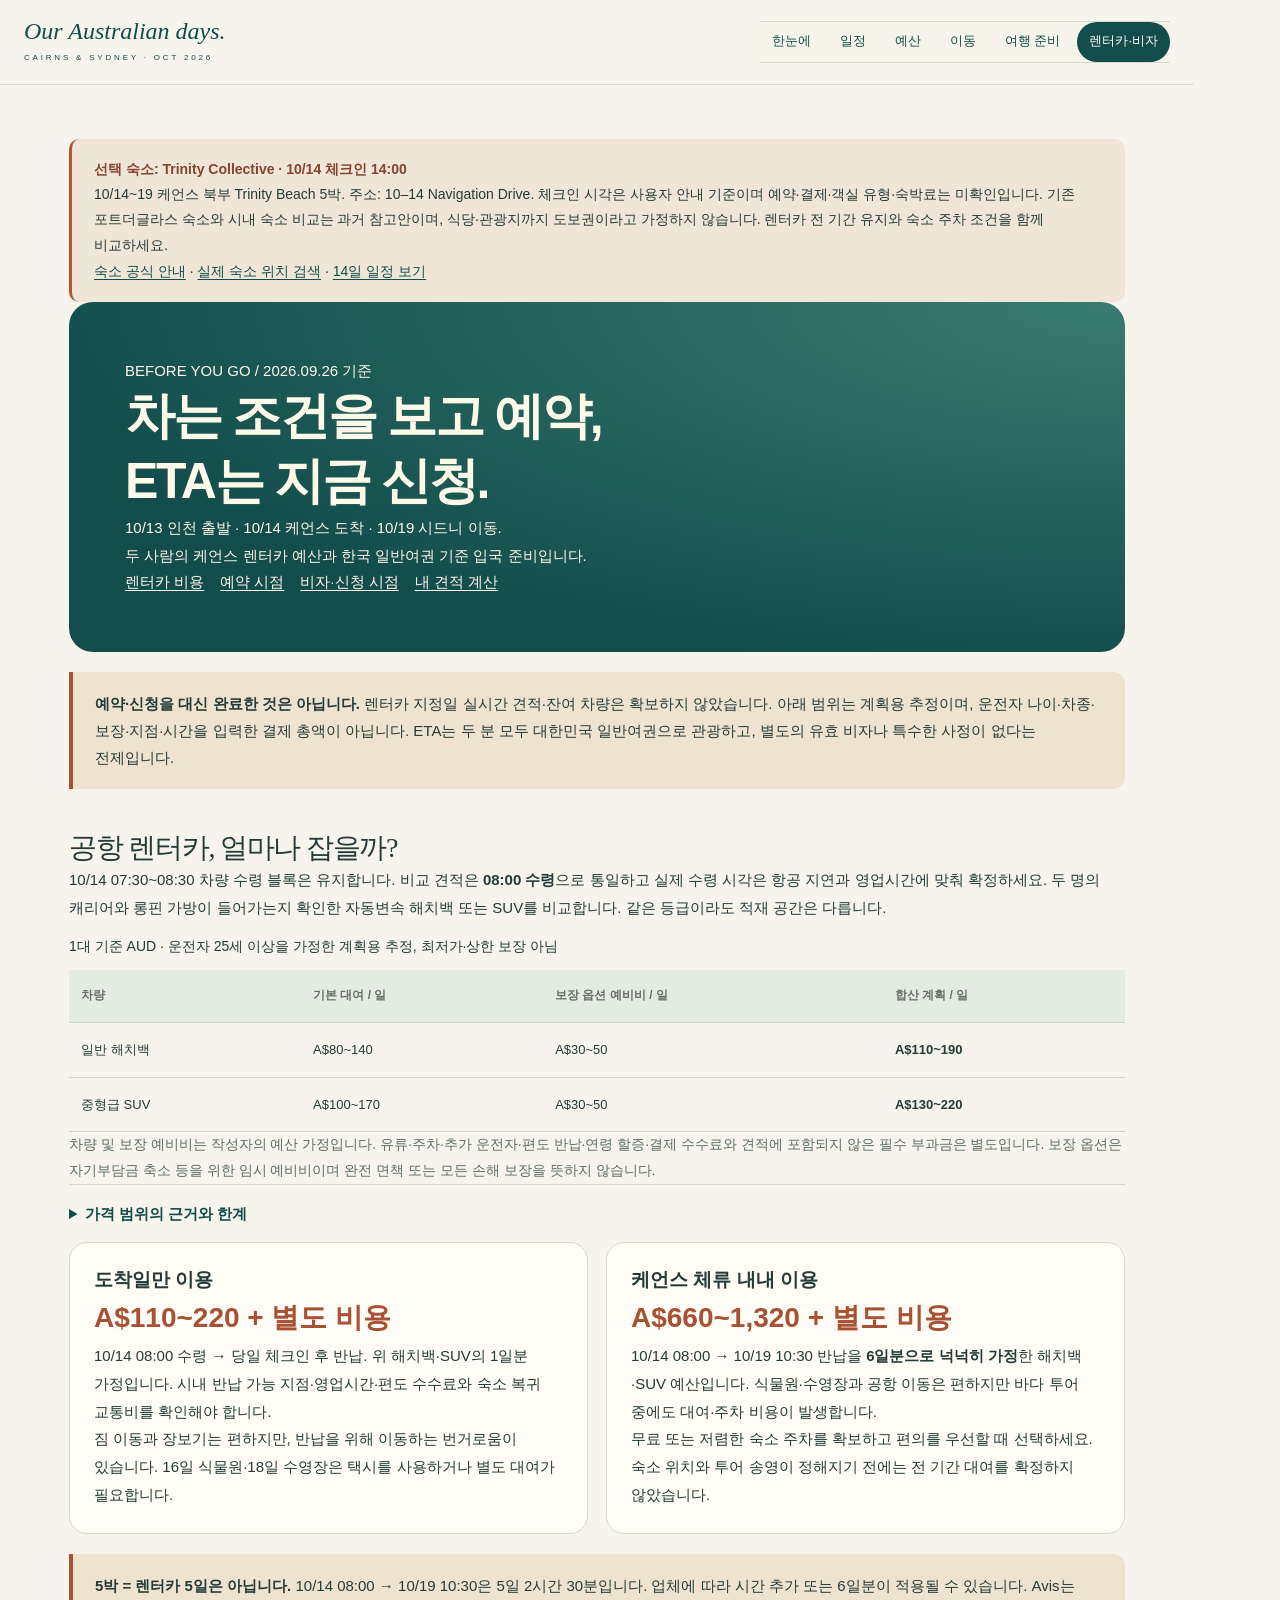
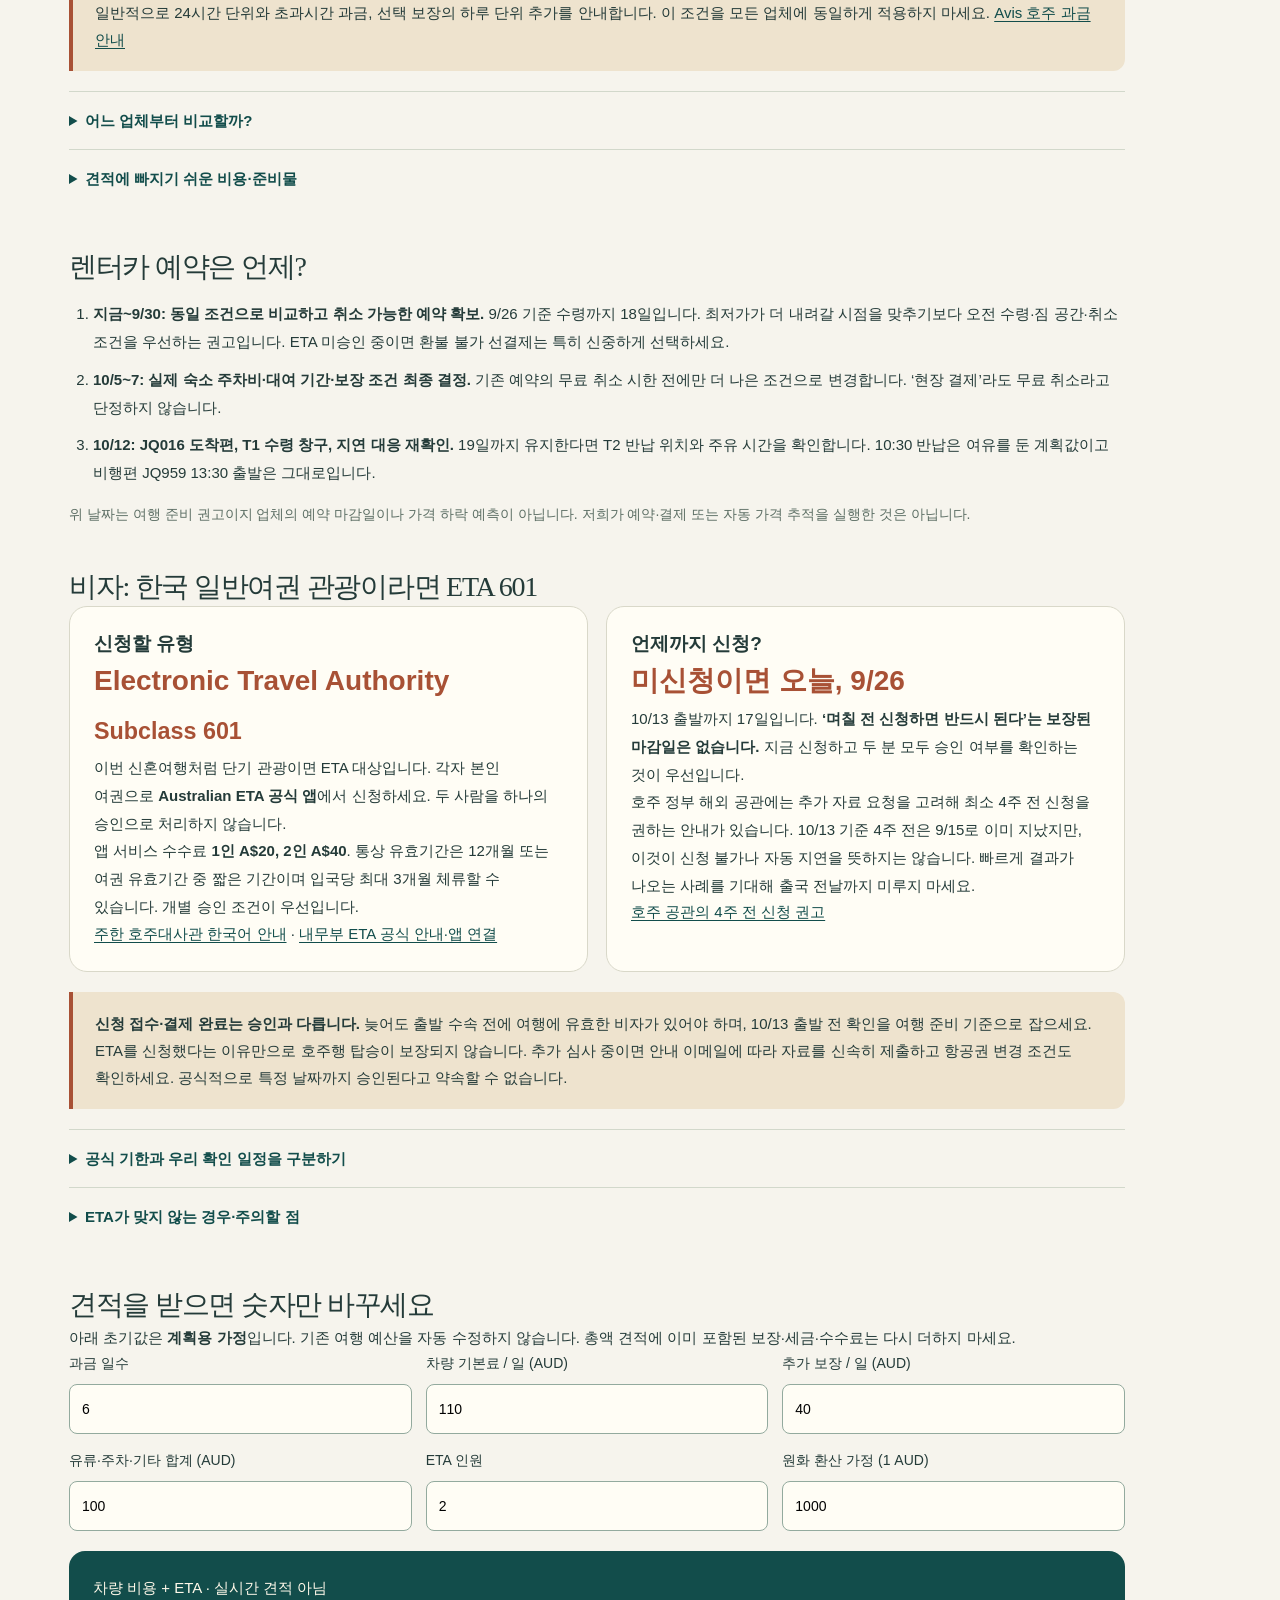
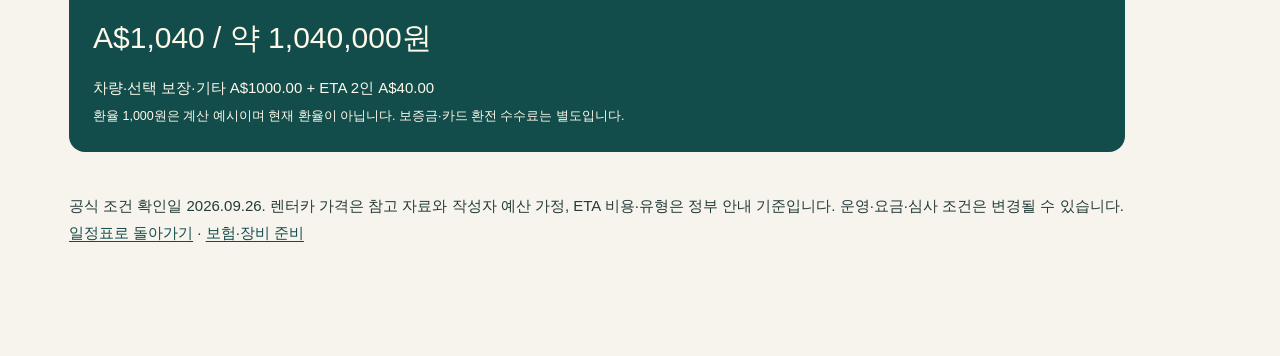
<file: rental-entry.html>
<!doctype html>
<html lang="ko"><head><meta charset="utf-8"><meta name="viewport" content="width=device-width,initial-scale=1,viewport-fit=cover"><meta name="theme-color" content="#124d4b"><title>렌터카·비자 준비 | Our Australian days</title><link rel="stylesheet" href="assets/legacy.css?v=port-20260914"><link rel="stylesheet" href="assets/site.css?v=minimap-20260914"><style>
.booking-page{--sea:#124d4b;--rust:#a85135;color:#243b39}.booking-page main{max-width:1100px;margin:auto;padding:32px 22px 70px}.booking-hero{padding:clamp(24px,5vw,56px);border-radius:24px;background:radial-gradient(ellipse at right top,#397c70,transparent 75%),var(--sea);color:#fff9ea}.booking-hero h1{color:inherit;font-size:clamp(30px,4.5vw,50px);line-height:1.3}.booking-hero a{color:inherit}.booking-page section{scroll-margin-top:100px}.booking-section{margin:40px 0}.booking-section h2{font-size:28px}.booking-page p,.booking-page li{line-height:1.85}.booking-page li{margin:10px 0}.booking-grid{display:grid;grid-template-columns:1fr 1fr;gap:18px}.booking-card{background:#fffdf5;border:1px solid #d9d8c9;border-radius:18px;padding:24px}.booking-card h3{margin-top:0}.booking-highlight{display:block;color:var(--rust);font-size:28px;font-weight:700}.booking-notice{padding:18px 22px;border-left:4px solid var(--rust);background:#eee3ce;border-radius:0 12px 12px 0;line-height:1.8;margin:20px 0}.booking-scroll{overflow:auto}.booking-table{border-collapse:collapse;width:100%;min-width:590px}.booking-table caption{text-align:left;padding:12px 0;font-size:14px}.booking-table th,.booking-table td{text-align:left;border-bottom:1px solid #cdd4c8;padding:16px 12px;line-height:1.65}.booking-table th{background:#e4ece1}.booking-page details{padding:16px 0;border-top:1px solid #d2d8cb}.booking-page summary{font-weight:650;cursor:pointer;line-height:1.7}.booking-page a{overflow-wrap:anywhere;text-underline-offset:3px}.booking-inputs{display:grid;grid-template-columns:repeat(3,minmax(0,1fr));gap:14px}.booking-inputs label{display:grid;gap:8px;font-size:14px}.booking-inputs input,.booking-inputs select{width:100%;min-width:0;padding:12px;border:1px solid #93aa9e;border-radius:8px;font:inherit;background:#fffdf5}.booking-total{padding:24px;background:var(--sea);color:#fff9ea;border-radius:16px;margin-top:20px}.booking-total output{font-size:30px;display:block;margin:10px 0}.booking-page :focus-visible{outline:3px solid #bb6747;outline-offset:4px}.booking-small{font-size:14px;color:#5d6f65}.booking-links{display:flex;gap:16px;flex-wrap:wrap}.booking-steps{padding-left:24px}@media(max-width:650px){.booking-grid,.booking-inputs{grid-template-columns:1fr}.booking-page main{padding:20px 16px 50px}.booking-card{padding:20px}.booking-table{min-width:540px}}
</style></head><body class="portal booking-page"><a class="skip" href="#main">본문으로 이동</a><header class="site-header"><a class="site-brand" href="index.html">Our Australian days.<small>CAIRNS & SYDNEY · OCT 2026</small></a><nav aria-label="기능별 페이지"><a href="index.html">한눈에</a><a href="recommended-itinerary.html">일정</a><a href="budget.html">예산</a><a href="transport.html">이동</a><a href="prepare.html">여행 준비</a><a href="rental-entry.html" aria-current="page">렌터카·비자</a></nav></header>
<main id="main"><section class="booking-hero"><span>BEFORE YOU GO / 2026.09.26 기준</span><h1>차는 조건을 보고 예약,<br>ETA는 지금 신청.</h1><p>10/13 인천 출발 · 10/14 케언스 도착 · 10/19 시드니 이동.<br>두 사람의 케언스 렌터카 예산과 한국 일반여권 기준 입국 준비입니다.</p><div class="booking-links"><a href="#car">렌터카 비용</a><a href="#timing">예약 시점</a><a href="#eta">비자·신청 시점</a><a href="#calculator">내 견적 계산</a></div></section>
<aside class="booking-notice"><b>예약·신청을 대신 완료한 것은 아닙니다.</b> 렌터카 지정일 실시간 견적·잔여 차량은 확보하지 않았습니다. 아래 범위는 계획용 추정이며, 운전자 나이·차종·보장·지점·시간을 입력한 결제 총액이 아닙니다. ETA는 두 분 모두 대한민국 일반여권으로 관광하고, 별도의 유효 비자나 특수한 사정이 없다는 전제입니다.</aside>
<section class="booking-section" id="car"><h2>공항 렌터카, 얼마나 잡을까?</h2><p>10/14 07:30~08:30 차량 수령 블록은 유지합니다. 비교 견적은 <b>08:00 수령</b>으로 통일하고 실제 수령 시각은 항공 지연과 영업시간에 맞춰 확정하세요. 두 명의 캐리어와 롱핀 가방이 들어가는지 확인한 자동변속 해치백 또는 SUV를 비교합니다. 같은 등급이라도 적재 공간은 다릅니다.</p>
<div class="booking-scroll" role="region" aria-label="렌터카 계획용 예산 비교표, 가로 스크롤 가능" tabindex="0"><table class="booking-table"><caption>1대 기준 AUD · 운전자 25세 이상을 가정한 계획용 추정, 최저가·상한 보장 아님</caption><thead><tr><th>차량</th><th>기본 대여 / 일</th><th>보장 옵션 예비비 / 일</th><th>합산 계획 / 일</th></tr></thead><tbody><tr><td>일반 해치백</td><td>A$80~140</td><td>A$30~50</td><td><b>A$110~190</b></td></tr><tr><td>중형급 SUV</td><td>A$100~170</td><td>A$30~50</td><td><b>A$130~220</b></td></tr></tbody></table></div>
<p class="booking-small">차량 및 보장 예비비는 작성자의 예산 가정입니다. 유류·주차·추가 운전자·편도 반납·연령 할증·결제 수수료와 견적에 포함되지 않은 필수 부과금은 별도입니다. 보장 옵션은 자기부담금 축소 등을 위한 임시 예비비이며 완전 면책 또는 모든 손해 보장을 뜻하지 않습니다.</p>
<details><summary>가격 범위의 근거와 한계</summary><p>DriveNow 공개 비교 자료는 컴팩트 A$58~141/일을 제시하지만, 2026/8/27 조회·9/13~20 대여·호주 거주자 조건입니다. 두 분의 10/14~19 견적이 아니므로 그대로 적용하지 않고 비교 참고로만 사용했습니다. 짧은 대여·외국인 조건·차량 크기와 보장 선택에 따라 위 예산 범위를 넘을 수 있습니다. <a href="https://www.drivenow.com.au/car-hire/cairns-airport.jspc" target="_blank" rel="noopener noreferrer">비교 자료와 산출 조건</a></p></details>
<div class="booking-grid"><article class="booking-card"><h3>도착일만 이용</h3><span class="booking-highlight">A$110~220 + 별도 비용</span><p>10/14 08:00 수령 → 당일 체크인 후 반납. 위 해치백·SUV의 1일분 가정입니다. 시내 반납 가능 지점·영업시간·편도 수수료와 숙소 복귀 교통비를 확인해야 합니다.</p><p>짐 이동과 장보기는 편하지만, 반납을 위해 이동하는 번거로움이 있습니다. 16일 식물원·18일 수영장은 택시를 사용하거나 별도 대여가 필요합니다.</p></article><article class="booking-card"><h3>케언스 체류 내내 이용</h3><span class="booking-highlight">A$660~1,320 + 별도 비용</span><p>10/14 08:00 → 10/19 10:30 반납을 <b>6일분으로 넉넉히 가정</b>한 해치백·SUV 예산입니다. 식물원·수영장과 공항 이동은 편하지만 바다 투어 중에도 대여·주차 비용이 발생합니다.</p><p>무료 또는 저렴한 숙소 주차를 확보하고 편의를 우선할 때 선택하세요. 숙소 위치와 투어 송영이 정해지기 전에는 전 기간 대여를 확정하지 않았습니다.</p></article></div>
<aside class="booking-notice"><b>5박 = 렌터카 5일은 아닙니다.</b> 10/14 08:00 → 10/19 10:30은 5일 2시간 30분입니다. 업체에 따라 시간 추가 또는 6일분이 적용될 수 있습니다. Avis는 일반적으로 24시간 단위와 초과시간 과금, 선택 보장의 하루 단위 추가를 안내합니다. 이 조건을 모든 업체에 동일하게 적용하지 마세요. <a href="https://www.avis.com.au/en/customer-service/faqs/au/rental-locations" target="_blank" rel="noopener noreferrer">Avis 호주 과금 안내</a></aside>
<details><summary>어느 업체부터 비교할까?</summary><p><b>편의 우선:</b> 케언스공항 공식 안내에 T1 창구가 있는 Avis·SIXT·Europcar·Hertz/Thrifty·Redspot 등의 동일 조건 총액을 비교하세요. Budget은 T2만 안내되어 있어 국제선 도착 후 이동이 필요합니다. 특정 업체가 가장 저렴하다고 확인한 것은 아닙니다.</p><p><b>외부 영업소:</b> 저렴한 견적을 발견해도 셔틀 대기, 실제 오전 영업, 롱핀 적재, 귀국일 공항 복귀 시간을 포함해 비교합니다. ‘Cairns Airport’라는 상품명만으로 터미널 안 수령이라고 판단하지 마세요.</p><a href="https://www.cairnsairport.com.au/travelling/parking-and-transport/car-hire/" target="_blank" rel="noopener noreferrer">공항 공식 렌터카 업체·수령 위치</a></details>
<details><summary>견적에 빠지기 쉬운 비용·준비물</summary><ul><li>공항·지점 수수료, 세금, 추가 운전자, 연령 할증, 카드 결제 비용, 다른 지점 반납 비용.</li><li>손해 발생 시 자기부담금과 보장 제외 항목: 타이어·유리·하부·키·견인 등 계약별 확인. 중개 사이트의 환급형 보장이 현장 자기부담금 자체를 없애는 것은 아닙니다.</li><li>보증금은 여행 경비와 별도로 카드 한도를 확보합니다. 액수·해제 시점·허용 카드 종류는 업체 확인.</li><li>한국 운전면허 원본, 여권, 업체가 인정하는 국제운전면허증 또는 번역서, 주 운전자 명의 결제 카드 등 요구 서류를 예약업체에 확인.</li><li>차량 사진, 기존 손상, 연료 정책, 허용 도로, 롱핀 가방 적재를 수령 때 확인. 야간 비행 후 졸리면 운전하지 않고 수령을 늦추거나 다른 교통수단을 이용합니다.</li></ul></details></section>
<section class="booking-section" id="timing"><h2>렌터카 예약은 언제?</h2><ol class="booking-steps"><li><b>지금~9/30: 동일 조건으로 비교하고 취소 가능한 예약 확보.</b> 9/26 기준 수령까지 18일입니다. 최저가가 더 내려갈 시점을 맞추기보다 오전 수령·짐 공간·취소 조건을 우선하는 권고입니다. ETA 미승인 중이면 환불 불가 선결제는 특히 신중하게 선택하세요.</li><li><b>10/5~7: 실제 숙소 주차비·대여 기간·보장 조건 최종 결정.</b> 기존 예약의 무료 취소 시한 전에만 더 나은 조건으로 변경합니다. ‘현장 결제’라도 무료 취소라고 단정하지 않습니다.</li><li><b>10/12: JQ016 도착편, T1 수령 창구, 지연 대응 재확인.</b> 19일까지 유지한다면 T2 반납 위치와 주유 시간을 확인합니다. 10:30 반납은 여유를 둔 계획값이고 비행편 JQ959 13:30 출발은 그대로입니다.</li></ol><p class="booking-small">위 날짜는 여행 준비 권고이지 업체의 예약 마감일이나 가격 하락 예측이 아닙니다. 저희가 예약·결제 또는 자동 가격 추적을 실행한 것은 아닙니다.</p></section>
<section class="booking-section" id="eta"><h2>비자: 한국 일반여권 관광이라면 ETA 601</h2><div class="booking-grid"><article class="booking-card"><h3>신청할 유형</h3><span class="booking-highlight">Electronic Travel Authority<br><small>Subclass 601</small></span><p>이번 신혼여행처럼 단기 관광이면 ETA 대상입니다. 각자 본인 여권으로 <b>Australian ETA 공식 앱</b>에서 신청하세요. 두 사람을 하나의 승인으로 처리하지 않습니다.</p><p>앱 서비스 수수료 <b>1인 A$20, 2인 A$40</b>. 통상 유효기간은 12개월 또는 여권 유효기간 중 짧은 기간이며 입국당 최대 3개월 체류할 수 있습니다. 개별 승인 조건이 우선입니다.</p><a href="https://southkorea.embassy.gov.au/seolkorean/ETA601.html" target="_blank" rel="noopener noreferrer">주한 호주대사관 한국어 안내</a> · <a href="https://immi.homeaffairs.gov.au/visas/getting-a-visa/visa-listing/electronic-travel-authority-601" target="_blank" rel="noopener noreferrer">내무부 ETA 공식 안내·앱 연결</a></article>
<article class="booking-card"><h3>언제까지 신청?</h3><span class="booking-highlight">미신청이면 오늘, 9/26</span><p>10/13 출발까지 17일입니다. <b>‘며칠 전 신청하면 반드시 된다’는 보장된 마감일은 없습니다.</b> 지금 신청하고 두 분 모두 승인 여부를 확인하는 것이 우선입니다.</p><p>호주 정부 해외 공관에는 추가 자료 요청을 고려해 최소 4주 전 신청을 권하는 안내가 있습니다. 10/13 기준 4주 전은 9/15로 이미 지났지만, 이것이 신청 불가나 자동 지연을 뜻하지는 않습니다. 빠르게 결과가 나오는 사례를 기대해 출국 전날까지 미루지 마세요.</p><a href="https://bruneidarussalam.embassy.gov.au/bnei/ETA.html" target="_blank" rel="noopener noreferrer">호주 공관의 4주 전 신청 권고</a></article></div>
<aside class="booking-notice"><b>신청 접수·결제 완료는 승인과 다릅니다.</b> 늦어도 출발 수속 전에 여행에 유효한 비자가 있어야 하며, 10/13 출발 전 확인을 여행 준비 기준으로 잡으세요. ETA를 신청했다는 이유만으로 호주행 탑승이 보장되지 않습니다. 추가 심사 중이면 안내 이메일에 따라 자료를 신속히 제출하고 항공권 변경 조건도 확인하세요. 공식적으로 특정 날짜까지 승인된다고 약속할 수 없습니다.</aside>
<details><summary>공식 기한과 우리 확인 일정을 구분하기</summary><ul><li><b>9/26:</b> 두 사람 신청 또는 이미 보유한 ETA의 여권·유효기간 확인. 기존에 적힌 ‘9/30까지 신청’은 기다려도 된다는 의미로 사용하지 않습니다.</li><li><b>신청 직후부터:</b> 앱과 수신 이메일·스팸함 확인. 추가 자료 요청이 오면 즉시 해당 안내에 따라 제출합니다.</li><li><b>10/6:</b> 승인·추가 심사 상태를 점검하는 개인 준비일입니다. 이날까지 기다렸다가 문의하거나 신청하라는 의미가 아니며 공식 처리기한도 아닙니다.</li><li><b>10/12:</b> 승인 내역과 여권 정보 일치 여부를 다시 확인하고 오프라인으로 보관. 여권을 교체했다면 새 여권으로 ETA 재신청 필요 여부를 공식 안내에 따라 처리합니다.</li></ul></details>
<details><summary>ETA가 맞지 않는 경우·주의할 점</summary><p>한국 일반여권이 아니거나 유효한 다른 호주 비자가 있는 경우에는 그 비자와 국적 조건부터 확인합니다. ETA 앱 사용 불가, 자격 요건 미충족, 범죄·건강 관련 질문 해당 등은 사실대로 답하고 공식 추가 안내를 따르세요. 필요한 경우 Visitor 600 등 다른 유형을 검토하되, ETA 심사 지연만으로 무조건 다른 비자를 중복 신청하지 않습니다.</p><p>한국 일반여권 관광의 기본 선택을 유럽 여권 대상 eVisitor 651이나 워킹홀리데이로 잡지 않습니다. 여권 스캔·칩 인식·얼굴 확인 등은 앱 지시에 따르고, 공식 앱 연결은 정부 페이지에서 여세요.</p><p>고액 대행료 또는 유료 ‘긴급 ETA 승인’을 내세우는 사이트를 피하세요. 본 사이트는 여권번호·결제정보·승인서를 수집하지 않으며 신청을 대신 제출하지 않습니다. 일본 환승 입국 요건은 호주 ETA와 별도입니다.</p><a href="https://usa.embassy.gov.au/visas-and-migration" target="_blank" rel="noopener noreferrer">공식 ETA 수수료·사칭 사이트 주의</a></details></section>
<section class="booking-section" id="calculator"><h2>견적을 받으면 숫자만 바꾸세요</h2><p>아래 초기값은 <b>계획용 가정</b>입니다. 기존 여행 예산을 자동 수정하지 않습니다. 총액 견적에 이미 포함된 보장·세금·수수료는 다시 더하지 마세요.</p><div class="booking-inputs">
<label>과금 일수<input id="r-days" type="number" min="1" max="30" step="1" value="6"></label>
<label>차량 기본료 / 일 (AUD)<input id="r-base" type="number" min="0" step="0.01" value="110"></label>
<label>추가 보장 / 일 (AUD)<input id="r-cover" type="number" min="0" step="0.01" value="40"></label>
<label>유류·주차·기타 합계 (AUD)<input id="r-extra" type="number" min="0" step="0.01" value="100"></label>
<label>ETA 인원<input id="r-people" type="number" min="0" max="2" step="1" value="2"></label>
<label>원화 환산 가정 (1 AUD)<input id="r-fx" type="number" min="1" step="1" value="1000"></label>
</div><div class="booking-total" aria-live="polite"><span>차량 비용 + ETA · 실시간 견적 아님</span><output id="r-total"></output><p id="r-breakdown"></p><small>환율 1,000원은 계산 예시이며 현재 환율이 아닙니다. 보증금·카드 환전 수수료는 별도입니다.</small></div></section>
<footer class="booking-section"><p>공식 조건 확인일 2026.09.26. 렌터카 가격은 참고 자료와 작성자 예산 가정, ETA 비용·유형은 정부 안내 기준입니다. 운영·요금·심사 조건은 변경될 수 있습니다.</p><a href="recommended-itinerary.html">일정표로 돌아가기</a> · <a href="prepare.html">보험·장비 준비</a></footer></main>
<script src="assets/routes.js?v=rental-20260926"></script><script>
(()=>{const ids=['r-days','r-base','r-cover','r-extra','r-people','r-fx'];function calculate(){const inputs=ids.map(id=>document.getElementById(id));if(inputs.some(el=>el.value===''||!el.checkValidity())){document.getElementById('r-total').textContent='입력 범위를 확인하세요';document.getElementById('r-breakdown').textContent='음수·빈칸 없이 입력하고 과금 일수·인원은 정수로 입력하세요.';return;}const [days,base,cover,extra,people,fx]=inputs.map(el=>Number(el.value)),car=days*(base+cover)+extra,eta=people*20,total=car+eta;document.getElementById('r-total').textContent='A$'+total.toLocaleString('ko-KR',{maximumFractionDigits:2})+' / 약 '+Math.round(total*fx).toLocaleString('ko-KR')+'원';document.getElementById('r-breakdown').textContent='차량·선택 보장·기타 A$'+car.toFixed(2)+' + ETA '+people+'인 A$'+eta.toFixed(2);}ids.forEach(id=>document.getElementById(id).addEventListener('input',calculate));calculate();})();
</script></body></html>
</file>
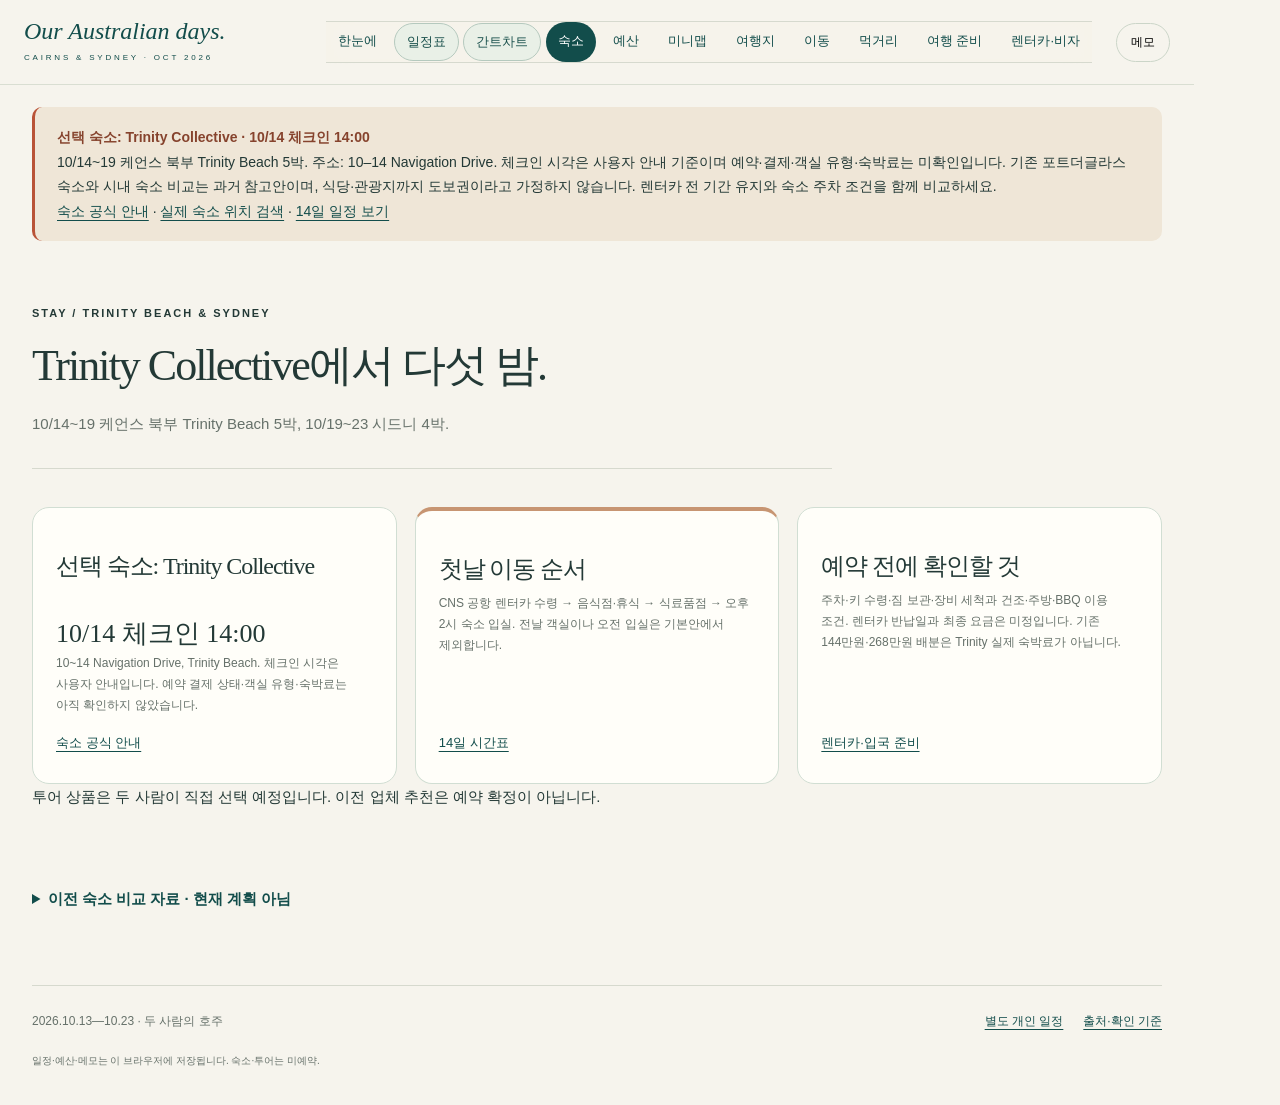
<file: stay.html>
<!doctype html><html lang="ko"><head><meta charset="utf-8"><meta name="viewport" content="width=device-width,initial-scale=1,viewport-fit=cover"><meta name="theme-color" content="#124d4b"><meta name="referrer" content="strict-origin-when-cross-origin"><title>숙소 비교 · Our Australian days</title><link rel="stylesheet" href="assets/legacy.css?v=trinity-20260926-r2"><link rel="stylesheet" href="assets/site.css?v=trinity-20260926-r2"></head><body class="portal stay-page"><a class="skip" href="#main">본문으로 이동</a><header class="site-header"><a class="site-brand" href="index.html">Our Australian days.<small>CAIRNS & SYDNEY · OCT 2026</small></a><nav aria-label="기능별 페이지"><a href="index.html">한눈에</a><a href="recommended-itinerary.html">일정</a><a href="stay.html" aria-current="page">숙소</a><a href="budget.html">예산</a><a href="route-map.html">미니맵</a><a href="explore.html">여행지</a><a href="transport.html">이동</a><a href="dining.html">먹거리</a><a href="prepare.html">여행 준비</a></nav><button class="site-notes" type="button" data-notes-open aria-label="개인 메모 열기">메모</button></header><main class="page-shell" id="main"><header class="page-heading"><span class="eyebrow">STAY / TRINITY BEACH &amp; SYDNEY</span><h1>Trinity Collective에서 다섯 밤.</h1><p>10/14~19 케언스 북부 Trinity Beach 5박, 10/19~23 시드니 4박.</p></header><section class="section"><div class="stay-card-grid"><article class="stay-card"><h2>선택 숙소: Trinity Collective</h2><strong class="price">10/14 체크인 14:00</strong><p>10~14 Navigation Drive, Trinity Beach. 체크인 시각은 사용자 안내입니다. 예약 결제 상태·객실 유형·숙박료는 아직 확인하지 않았습니다.</p><a href="https://trinitycollective.com.au/" target="_blank" rel="noopener noreferrer">숙소 공식 안내</a></article><article class="stay-card"><h2>첫날 이동 순서</h2><p>CNS 공항 렌터카 수령 → 음식점·휴식 → 식료품점 → 오후 2시 숙소 입실. 전날 객실이나 오전 입실은 기본안에서 제외합니다.</p><a href="recommended-itinerary.html?day=2026-10-14">14일 시간표</a></article><article class="stay-card"><h2>예약 전에 확인할 것</h2><p>주차·키 수령·짐 보관·장비 세척과 건조·주방·BBQ 이용 조건. 렌터카 반납일과 최종 요금은 미정입니다. 기존 144만원·268만원 배분은 Trinity 실제 숙박료가 아닙니다.</p><a href="rental-entry.html">렌터카·입국 준비</a></article></div><p>투어 상품은 두 사람이 직접 선택 예정입니다. 이전 업체 추천은 예약 확정이 아닙니다.</p></section><details class="section"><summary>이전 숙소 비교 자료 · 현재 계획 아님</summary><p class="notice">아래 포트더글라스 숙소·오전 입실·과거 가격은 보관 자료입니다. 현재 숙박이나 예약 안내로 적용하지 않습니다.</p><header class="page-heading"><span class="eyebrow">STAY / PORT DOUGLAS FIRST</span><h1>포트더글라스에 머무는 다섯 밤.</h1><p>10/14–19 포트더글라스 5박 + 10/19–23 시드니 4박. 공간·주방·세탁을 우선하며 숙소 전체 상한은 300만원입니다.</p></header><section class="section" id="stay-transport"><div class="stay-visual"><div><span class="eyebrow">숙소 목표 배분 · 실제 예약 조합 아님</span><strong>268<span>만원</span></strong><p>포트더글라스 144만 + 시드니 124만</p></div><div class="stay-bars"><div class="bar-label"><span>포트더글라스 144만</span><span>시드니 124만</span><span>여유 32만</span></div><div class="segmented-bar" role="img" aria-label="300만원 중 포트더글라스 오전 객실 포함 144만원, 시드니 124만원, 여유 32만원"><span style="width:48%"></span><span style="width:41.333%"></span><span style="width:10.667%"></span></div><p>숙박분 10% 예비비까지 약 294.8만원. 청소비·세금·필수 수수료와 오전 객실 비용을 포함한 목표입니다.</p><a href="budget.html">예산 계산·계획값 적용 →</a></div></div></section>
<section class="section"><h2>어디에 잡을까요?</h2><div class="feature-grid"><article><span class="eyebrow">FIRST CHOICE</span><h3>Macrossan · Davidson St</h3><p>식당·장보기·해변 산책을 가까이 묶는 중심부 아파트. 침실 분리, 주방, 객실 내 세탁기·건조기, 에어컨을 우선합니다.</p></article><article><span class="eyebrow">CHECK THE WHARF</span><h3>출항지는 예약서로 확인</h3><p>ABC Independence는 Marano’s Wharf 안내가 있습니다. 중심가 숙소여도 모든 보트를 걸어서 탈 수 있다고 가정하지 않습니다. 투어 송영을 먼저 확인하세요.</p></article><article><span class="eyebrow">LOWER PRIORITY</span><h3>남쪽 외곽 대형 리조트</h3><p>수영장·시설은 좋지만 시내 이동비가 늘어날 수 있습니다. 총액과 송영 조건이 더 좋을 때 비교합니다.</p></article></div></section>
<section class="section" id="hotel-prices"><h2>숙소 후보와 가격 확인 상태</h2><p class="fine">2026-09-14 조회 · 2인 1객실. 원화 예시는 A$1=1,000원 계획 환율이며 실시간 환율이 아닙니다. ‘견적 대기’는 평균가나 잔여 객실을 확인한 상태가 아닙니다.</p><div class="stay-card-grid"><article class="stay-card"><span class="eyebrow">우선 탐색 · 전체 숙소</span><h2>중심부 Airbnb / 아파트</h2><strong class="price">총액 목표 144만원 이하</strong><p><b>6박 결제 시 평균 24만원 이하</b></p><p>실제 숙박 5박에 전날 객실 또는 유료 오전 입실까지 포함. 현재 특정 매물의 확정 견적은 없습니다.</p><a href="https://www.airbnb.co.kr/s/Port-Douglas--Australia/homes?checkin=2026-10-13&amp;checkout=2026-10-19&amp;adults=2&amp;room_types%5B%5D=Entire%20home%2Fapt" target="_blank" rel="noopener noreferrer">포트더글라스 전체 숙소 찾기 ↗</a></article><article class="stay-card"><span class="eyebrow">공식 지정일 조회 · 조건부</span><h2>Marina Terraces · 2 Bedroom</h2><strong class="price">5박 A$1,615</strong><p><b>평균 A$323 · 약 32.3만원/박</b></p><p>10/14–19 2인·60㎡. 1베드룸은 해당 날짜 예약 가능 요금이 나오지 않았습니다. 1박 보증 결제 표시. 오전 입실 별도.</p><a href="https://book-directonline.com/properties/marinaterracesdirect?locale=en&amp;items[0][adults]=2&amp;items[0][children]=0&amp;items[0][infants]=0&amp;currency=AUD&amp;checkInDate=2026-10-14&amp;checkOutDate=2026-10-19" target="_blank" rel="noopener noreferrer">지정일 공식 가격 ↗</a></article><article class="stay-card"><span class="eyebrow">시설 우선 비교 · 견적 대기</span><h2>Verandahs · 1 Bedroom</h2><strong class="price">평균·총액 미확인</strong><p><b>10/13–19 또는 10/14–19 견적 필요</b></p><p>주방·객실 내 세탁·거실·발코니. 모든 객실 계단 접근, 엘리베이터 없음. 공식 예약 화면에서 지정일 총액을 검증하지 못했습니다.</p><a href="https://verandahsportdouglas.com.au/apartments/1-bedroom-apartment/" target="_blank" rel="noopener noreferrer">공식 객실 안내 ↗</a></article><article class="stay-card"><span class="eyebrow">공간 우선 비교 · 견적 대기</span><h2>Balboa · 1 Bedroom</h2><strong class="price">평균·총액 미확인</strong><p><b>10/13–19 또는 10/14–19 견적 필요</b></p><p>큰 거실·주방·별도 세탁실·발코니/파티오. 1 Garrick St. 객실별 층수·욕실 구성·오전 입실과 총액을 확인합니다.</p><a href="https://www.balboa.com.au/port-douglas-accommodation/one-bedroom-apartments/" target="_blank" rel="noopener noreferrer">공식 객실 안내 ↗</a></article><article class="stay-card"><span class="eyebrow">시드니 · 기존 후보 유지</span><h2>윈야드 Airbnb · 1 Bedroom</h2><strong class="price">4박 1,238,638원</strong><p><b>평균 309,660원/박</b></p><p>10/19–23 기존 조회액. 주방·세탁·엘리베이터. 19시 키 수령과 도로 소음 확인. 아직 예약하지 않았습니다.</p><a href="https://www.airbnb.co.kr/rooms/25174383?check_in=2026-10-19&amp;check_out=2026-10-23&amp;adults=2" target="_blank" rel="noopener noreferrer">기존 시드니 후보 ↗</a></article></div><div class="notice"><strong>Marina Terraces는 위치·시설 후보이며 예산 1순위로 확정하지 않습니다.</strong><p>조회된 2베드룸 5박 + 기존 시드니 = 약 285.4만원. 여기에 오전 객실 비용이 더해지고, 숙박분 10% 예비비만 넣어도 약 313.9만원입니다. 더 낮은 객실·요금 또는 시드니 비용 조정 없이 기본 예산안에 적용하지 않습니다.</p></div></section><section class="section" id="stay-plan"><h2>예약 전에 확약할 조건</h2><p>오전 객실·장비 보관·BBQ·총액을 한 번에 확인하세요.</p><button class="btn" type="button" data-info="port-stay-conditions" data-title="포트더글라스 숙소 예약 조건">상세 보기 ↗</button><template id="port-stay-conditions"><h3>첫날 객실 확보</h3><p>10/14 CNS 05:55 도착 후 포트더글라스에는 09:00–09:30 전후 도착하는 계획입니다. 숙박은 10/14–19 5박이지만, 오전 수면을 보장하려면 유료 조기 입실 또는 10/13–19 6박 요금을 비교하세요. 전날 객실을 예약해도 실제 14일 아침 도착·노쇼 처리 방지·객실 보유·키 전달을 서면으로 확인해야 합니다. 미확약이면 짐 보관 후 정상 체크인까지 카페·휴식으로 바꿉니다.</p><h3>Airbnb 선택 기준</h3><p>숙소 전체, 2인, 침실·거실 분리, 주방 조리기구, 객실 세탁·건조, 에어컨, 장비 세척·건조 허용을 확인합니다. 지도상 중심가 도보 거리와 계단·소음·청소비·취소 조건·보증금까지 비교합니다. 플랫폼 내 결제·대화를 이용하고 외부 송금은 하지 않습니다. BBQ는 시설 보유와 이용 시간·식기·청소 규칙을 별도 확인하세요.</p><h3>10/19 체크아웃</h3><p>09:00 전후 짐 정리·체크아웃, 09:30 예약 차량 출발, CNS 국내선 11:30 도착 목표입니다. 실제 송영 배차·교통 상황에 따라 앞당깁니다. 이 날 케언스 남쪽 장비 매장 방문은 기본 동선에서 제외했습니다.</p><a href="https://www.marinaterraces.com.au/port-douglas-facilities/" target="_blank" rel="noopener noreferrer">Marina Terraces 시설·BBQ ↗</a> · <a href="https://www.abcreefsafaris.com.au/about/faqs" target="_blank" rel="noopener noreferrer">ABC 출항지 안내 ↗</a></template></section><section class="section" id="previous-hotel-prices"><h2>이전 비교 자료</h2><p>케언스 시내 숙소·호텔 가격은 현재 기본 동선에서 제외한 참고 자료입니다.</p><button class="btn" type="button" data-info="old-cairns-stays" data-title="이전 케언스안 · 현재 기본안 아님">이전 케언스·시드니 상세 비교 ↗</button><template id="old-cairns-stays"><p class="notice">포트더글라스 중심안으로 변경하기 전 자료입니다. 아래 케언스 추천·240만원 조회 조합은 현재 적용하지 않습니다.</p><div class="page-heading"><span class="eyebrow">STAY / ROOM FOR TWO</span><h1>300만원 안에서, 편안하게.</h1><p>숙소 전체 사용 · 침실·거실 · 주방·세탁시설. 현재 일정은 현지 9박입니다.</p></div><section class="section" id="stay-transport"><div class="stay-visual"><div><span class="eyebrow">두 도시 숙소 조회 조합</span><strong>240.1<span>만원</span></strong><p>전날 객실 확보 포함 · 결제 10박</p></div><div class="stay-bars"><div class="bar-label"><span>케언스 116.3만</span><span>시드니 123.9만</span><span>여유 59.9만</span></div><div class="segmented-bar" role="img" aria-label="숙소 상한 300만원 중 케언스 116만2725원, 시드니 123만8638원, 여유 59만8637원"><span style="width:38.76%"></span><span style="width:41.29%"></span><span style="width:19.95%"></span></div><p>10% 예비비를 더하면 약 264.1만원. 최종 필수 청구까지 300만원 이내로 선택합니다.</p><a href="budget.html">우리 예산 조정하기 →</a></div></div><div class="stay-card-grid" id="hotel-prices"><article class="stay-card"><span class="eyebrow">CAIRNS · 10/13—19</span><h2>케언스 1베드룸</h2><p>전날 객실 확보 포함 6박</p><strong class="price">1,162,725<small>원 / 전체</small></strong><p class="per-night">1박 평균 약 193,788원</p><div class="amenities">주방 · 세탁 · 발코니 · 수영장</div><p class="card-condition">계단 31개·엘리베이터 없음. 건조기 수리와 10/14 오전 입실 확인 필요.</p><button class="btn detail-button" type="button" data-info="home-1544487766065372461" data-title="케언스 1베드룸">시설·취소 조건 <span aria-hidden="true">↗</span></button><template id="home-1544487766065372461"><div class="modal-facts"><div><a href="https://www.airbnb.co.kr/rooms/1544487766065372461?check_in=2026-10-13&amp;check_out=2026-10-19&amp;adults=2&amp;currency=KRW" target="_blank" rel="noopener noreferrer">케언스 시내 여행 - 에스플러네이드 &amp; 선착장 근처 ↗</a><br><small>Cairns North · 1베드룸 전체 · 10/13~19, 6박</small></div><div><b>약 193,788원</b></div><div><b>1,162,725원</b><br><small>전날 객실 확보 1박 포함</small></div><div>주방·개별 세탁기/건조기·발코니·수영장, 5.0/후기 15개. <b>조건부 후보:</b> 2층까지 계단 약 31개·엘리베이터 없음. 7월 건조기 고장 후기의 수리 여부 확인. 간이 주방으로 오븐·식기세척기 없음. 면적 미표시. 9/29 전 무료 취소 표시, 정확한 시각 재확인.</div></div></template><a class="text-link" href="https://www.airbnb.co.kr/rooms/1544487766065372461?check_in=2026-10-13&amp;check_out=2026-10-19&amp;adults=2&amp;currency=KRW" target="_blank" rel="noopener noreferrer">Airbnb 날짜·가격 확인 ↗</a></article><article class="stay-card"><span class="eyebrow">SYDNEY · 10/19—23</span><h2>윈야드 1베드룸</h2><p>4박 · 시드니 우선 비교</p><strong class="price">1,238,638<small>원 / 전체</small></strong><p class="per-night">1박 평균 약 309,660원</p><div class="amenities">주방 · 세탁 · 엘리베이터</div><p class="card-condition">도로 소음 후기 있음. 방음과 19시 키 수령 방법 확인 필요.</p><button class="btn detail-button" type="button" data-info="home-25174383" data-title="윈야드 1베드룸">시설·취소 조건 <span aria-hidden="true">↗</span></button><template id="home-25174383"><div class="modal-facts"><div><a href="https://www.airbnb.co.kr/rooms/25174383?check_in=2026-10-19&amp;check_out=2026-10-23&amp;adults=2&amp;currency=KRW" target="_blank" rel="noopener noreferrer">도심 내 현대적이고 세련된 침실 1개짜리 아파트 ↗</a><br><small>Sydney CBD · 윈야드 인근 · 10/19~23, 4박</small></div><div><b>약 309,660원</b></div><div><b>1,238,638원</b></div><div>침실·거실, 주방·세탁기/건조기·엘리베이터·발코니·수영장. 4.87/후기 164개. <b>시드니 우선 비교:</b> 공간·생활시설·기존 동선에 적합. 낮은 층의 도로 소음 후기가 있어 방음 확인. 면적 미표시. 9/19 전 무료 취소 표시, 정확한 시각 재확인.</div></div></template><a class="text-link" href="https://www.airbnb.co.kr/rooms/25174383?check_in=2026-10-19&amp;check_out=2026-10-23&amp;adults=2&amp;currency=KRW" target="_blank" rel="noopener noreferrer">Airbnb 날짜·가격 확인 ↗</a></article><article class="stay-card"><span class="eyebrow">SYDNEY · ALTERNATIVE</span><h2>코지구루 1베드룸</h2><p>4박 · 조건 확인 후 비교</p><strong class="price">1,285,722<small>원 / 전체</small></strong><p class="per-night">1박 평균 약 321,431원</p><div class="amenities">주방 · 세탁 · 발코니</div><p class="card-condition">보류: A$350 보증금·반환 조건과 등록 면제 근거 확인 필요.</p><button class="btn detail-button" type="button" data-info="home-1486858844871923192" data-title="코지구루 1베드룸">시설·취소 조건 <span aria-hidden="true">↗</span></button><template id="home-1486858844871923192"><div class="modal-facts"><div><a href="https://www.airbnb.co.kr/rooms/1486858844871923192?check_in=2026-10-19&amp;check_out=2026-10-23&amp;adults=2&amp;currency=KRW" target="_blank" rel="noopener noreferrer">코지구루 | 1BR CBD 전망 | 모든 장소까지 도보 ↗</a><br><small>World Square / Museum 인근 · 10/19~23, 4박</small></div><div><b>약 321,431원</b></div><div><b>1,285,722원</b><br><small>별도 A$350 보증금 안내</small></div><div>1베드룸 전체·주방·세탁기·발코니, 4.93/후기 41개. <b>보류:</b> 입실 안내 전 보증금 납부 조건과 반환 시점·결제 경로 확인 필요. 등록 표기는 Exempt로 면제 근거도 확인. 9/19 전 무료 취소 표시.</div></div></template><a class="text-link" href="https://www.airbnb.co.kr/rooms/1486858844871923192?check_in=2026-10-19&amp;check_out=2026-10-23&amp;adults=2&amp;currency=KRW" target="_blank" rel="noopener noreferrer">Airbnb 날짜·가격 확인 ↗</a></article></div><p class="fine">2026-09-14 조회·미예약. 표시 총액은 변동하며 최종 청소비·수수료·세금 확인이 필요합니다. 현재 조건을 모두 확인한 숙소는 아닙니다.</p><div class="action-panels"><button class="btn detail-button" type="button" data-info="stay-conditions" data-title="예약 전 확인할 조건">숙소 선택·입실·보증금 조건 <span aria-hidden="true">↗</span></button><template id="stay-conditions"><div class="hotel-prices box" id="hotel-prices" style="margin:20px 0">
<span class="eyebrow">STAY BUDGET / CHECKED 2026-09-14</span><h3>300만원 안에서 찾은 아파트 숙소</h3>
<p><b>성인 2명 · 숙소 전체 · 원화 표시 총액</b>. 1박 평균은 지정 날짜의 총액을 결제 박수로 나눈 값입니다. 할인·재고는 변동하며 예약은 하지 않았습니다. Airbnb 예약 정보 화면의 총액을 확인했으며 <b>최종 결제 내역의 청소비·서비스 수수료·세금·추가 청구는 재확인</b>해야 합니다. 이미 포함된 비용은 다시 더하지 않습니다. <a href="https://www.airbnb.com/help/article/125" target="_blank" rel="noopener noreferrer">총액·수수료 안내 ↗</a></p>
<div class="table-wrap"><table class="hotel-price-table"><thead><tr><th scope="col">숙소 · 날짜</th><th scope="col">1박 평균</th><th scope="col">표시 총액</th><th scope="col">시설 · 판단</th></tr></thead><tbody>
<tr><th scope="row"><a href="https://www.airbnb.co.kr/rooms/1544487766065372461?check_in=2026-10-13&amp;check_out=2026-10-19&amp;adults=2&amp;currency=KRW" target="_blank" rel="noopener noreferrer">케언스 시내 여행 - 에스플러네이드 &amp; 선착장 근처 ↗</a><br><small>Cairns North · 1베드룸 전체 · 10/13~19, 6박</small></th><td><b>약 193,788원</b></td><td><b>1,162,725원</b><br><small>전날 객실 확보 1박 포함</small></td><td>주방·개별 세탁기/건조기·발코니·수영장, 5.0/후기 15개. <b>조건부 후보:</b> 2층까지 계단 약 31개·엘리베이터 없음. 7월 건조기 고장 후기의 수리 여부 확인. 간이 주방으로 오븐·식기세척기 없음. 면적 미표시. 9/29 전 무료 취소 표시, 정확한 시각 재확인.</td></tr>
<tr><th scope="row"><a href="https://www.airbnb.co.kr/rooms/25174383?check_in=2026-10-19&amp;check_out=2026-10-23&amp;adults=2&amp;currency=KRW" target="_blank" rel="noopener noreferrer">도심 내 현대적이고 세련된 침실 1개짜리 아파트 ↗</a><br><small>Sydney CBD · 윈야드 인근 · 10/19~23, 4박</small></th><td><b>약 309,660원</b></td><td><b>1,238,638원</b></td><td>침실·거실, 주방·세탁기/건조기·엘리베이터·발코니·수영장. 4.87/후기 164개. <b>시드니 우선 비교:</b> 공간·생활시설·기존 동선에 적합. 낮은 층의 도로 소음 후기가 있어 방음 확인. 면적 미표시. 9/19 전 무료 취소 표시, 정확한 시각 재확인.</td></tr>
<tr><th scope="row"><a href="https://www.airbnb.co.kr/rooms/1486858844871923192?check_in=2026-10-19&amp;check_out=2026-10-23&amp;adults=2&amp;currency=KRW" target="_blank" rel="noopener noreferrer">코지구루 | 1BR CBD 전망 | 모든 장소까지 도보 ↗</a><br><small>World Square / Museum 인근 · 10/19~23, 4박</small></th><td><b>약 321,431원</b></td><td><b>1,285,722원</b><br><small>별도 A$350 보증금 안내</small></td><td>1베드룸 전체·주방·세탁기·발코니, 4.93/후기 41개. <b>보류:</b> 입실 안내 전 보증금 납부 조건과 반환 시점·결제 경로 확인 필요. 등록 표기는 Exempt로 면제 근거도 확인. 9/19 전 무료 취소 표시.</td></tr>
</tbody></table></div>
<div class="notice"><strong>예산 충족 조합 · 케언스 첫 후보 + 시드니 윈야드 후보</strong><p><b>1,162,725 + 1,238,638 = 2,401,363원</b>. 전날 객실 확보를 포함한 결제 10박 총액이며, 300만원까지 <b>598,637원 여유</b>입니다. 여기에 숙박 예비비 10%를 잡아도 약 <b>2,641,499원</b>으로 상한보다 약 35.9만원 낮습니다. 청구 수수료·필수 추가비까지 합쳐 300만원 이내일 때만 선택합니다.</p><p><b>현재 판단: 에어비앤비는 가능하지만 아직 확정 추천은 아닙니다.</b> 케언스의 계단·건조기·다음 날 오전 입실, 시드니의 소음·키 수령이 확인되어야 합니다. 코지구루로 바꾸면 객실 합계 2,448,447원이며 A$350 보증금의 별도 자금도 필요해 후순위입니다.</p></div>
<details open style="margin-top:16px"><summary>에어비앤비를 선택할 조건과 일정 반영</summary><ul>
<li><b>케언스 오전 입실:</b> 일반 입실은 15:00~자정, 퇴실은 10:00 전입니다. 10/13부터 결제해도 <b>실제 도착 10/14 08:00, 예약 유지와 출입 코드 유효</b>를 서면으로 확인해야 합니다. 셀프 체크인 표시만으로 다음 날 입실을 확약하지 않습니다.</li>
<li><b>장비와 짐:</b> 롱핀 가방을 들고 계단을 오를 수 있는지, 건조기 수리와 슈트 자연 건조 장소를 확인합니다. 케언스 북쪽 거점이므로 터미널·BBQ에 모두 걸어간다고 가정하지 않고 구간 택시를 교통비에 반영합니다. 10/19 매장 반납 선택 시 08:15 이후 짐 보관을 확약하거나 장비 적재 차량에 짐을 싣고 반납 후 공항으로 이동하도록 별도 견적·시간을 확인합니다. 보관·차량이 불확실하면 매장 대여안을 선택하지 않습니다.</li>
<li><b>시드니 입퇴실:</b> 윈야드 후보는 14:00 이후 입실·10:00 전 퇴실 안내. 10/19 19:00 도착 때 키 수령 방법과 지연 대응을 확인합니다. 10/23 08:45 출발 전 키 반납을 마치고 09:40 T1 도착 목표를 유지합니다.</li>
<li><b>등록·추가비:</b> 윈야드 후보는 <b>PID-STRA-68289</b>를 표시하지만 현재 등록 유효성을 별도로 검증한 것은 아닙니다. NSW의 일부 승인된 관광·서비스드 아파트는 등록 면제일 수 있으므로 Exempt 표기만으로 불법 또는 적법을 단정하지 않습니다. 예약 전 등록/면제 근거·필수 추가 청구·보증금 반환 조건을 확인합니다. <a href="https://www.planning.nsw.gov.au/the-planning-system/housing/short-term-rental-accommodation" target="_blank" rel="noopener noreferrer">NSW 공식 안내 ↗</a></li>
<li><b>문제 대응:</b> 숙소 설명과 현저히 다르거나 입실할 수 없으면 기록을 남기고, 발견 후 72시간 이내 호스트에게 알린 뒤 해결되지 않으면 즉시 Airbnb에 도움을 요청합니다. AirCover는 재예약 지원 또는 환불을 안내하지만 같은 조건의 대체 숙소를 보장하지 않으며 여행자 보험도 아닙니다. <a href="https://www.airbnb.co.kr/help/article/3218" target="_blank" rel="noopener noreferrer">AirCover 지원 범위 ↗</a></li>
</ul><p class="fine">고기 파티는 기존 10/18 공공 BBQ 동선을 유지합니다. 숙소 내 파티 허용을 뜻하지 않습니다. 호스트 연락·예약·결제는 아직 하지 않았습니다.</p></details></div></template><button class="btn detail-button" type="button" data-info="old-hotels" data-title="이전 호텔 4곳 가격 비교">호텔 4곳·평균 요금 비교 <span aria-hidden="true">↗</span></button><template id="old-hotels"><summary>이전 호텔 4곳 · 평균 요금과 시설 비교 (기존 조합은 예산 초과)</summary><div class="hotel-prices box" id="previous-hotel-prices" style="margin:20px 0">
<span class="eyebrow">HOTEL PRICES / CHECKED 2026-09-14</span><h3>숙소별 평균 가격과 우리 날짜의 실제 조회가</h3>
<p><b>성인 2명 · 객실 1개 · 호주 달러(AUD)</b>. 케언스 2026/10/14~19 5박, 시드니 10/19~23 4박. 아래 1박 평균은 <b>공식 예약 화면의 숙박 총액 ÷ 박수</b>입니다. 회원 할인을 제외한 공개 요금이며 조식 없는 객실 요금을 비교했습니다. 조회 시점의 가격으로 예약·결제는 하지 않았습니다.</p>
<div class="table-wrap"><table class="hotel-price-table"><thead><tr><th scope="col">숙소 · 비교 객실</th><th scope="col">1박 평균</th><th scope="col">전체 숙박비</th><th scope="col">취소 조건 · 판단</th></tr></thead><tbody>
<tr><th scope="row">Mantra Esplanade<br><small>1 Bedroom Apartment City View · 60㎡ · 5박</small></th><td><b>A$362.40</b><br><small>취소 가능 A$419.60</small></td><td><b>A$1,812</b><br><small>취소 가능 A$2,098</small></td><td>저렴한 요금은 환불 불가·온라인 결제. 상위 요금은 <b>10/7 14:00까지 무료 취소</b>·온라인 결제. 세금·수수료 포함 표시. 동선은 좋지만 시드니 숙박과 오전 확보를 더하면 새 상한에 맞는지 재검토해야 합니다.<br><a href="https://all.accor.com/booking/en/accor/hotel/B3L8?dateIn=2026-10-14&amp;nights=5&amp;compositions=2" target="_blank" rel="noopener noreferrer">5박 다시 조회 ↗</a></td></tr>
<tr><th scope="row">Mantra Trilogy<br><small>1 Bedroom Apartment · 5박</small></th><td><b>해당 객실 미표시</b></td><td>1베드룸 견적 미확보</td><td>같은 날짜 공식 결과에 1베드룸이 표시되지 않았습니다. 호텔 전체 매진을 뜻하지 않습니다. <b>2 Bedroom Apartment는 A$2,947부터</b>(1박 환산 A$589.40, 세금·수수료 포함 표시, 취소 조건 미확인). 일반 Hotel 객실의 저렴한 가격을 1베드룸 가격으로 쓰지 않았습니다.<br><a href="https://all.accor.com/booking/en/accor/hotel/B3R6?dateIn=2026-10-14&amp;nights=5&amp;compositions=2" target="_blank" rel="noopener noreferrer">객실 재고 다시 조회 ↗</a></td></tr>
<tr><th scope="row">The Sebel Quay West Suites Sydney<br><small>Deluxe One King Bedroom Harbour View Apartment · 4박</small></th><td><b>A$772</b><br><small>취소 가능 A$854</small></td><td><b>A$3,088</b><br><small>취소 가능 A$3,416</small></td><td>저렴한 요금은 환불 불가·온라인 결제. Flexible은 <b>10/18 18:00까지 무료 취소</b>·선결제 불필요. 세금·수수료 포함 표시. 이 객실 4박만 A$3,088으로 계획 환율 1,000원 기준 전체 숙소 상한을 넘으므로 이번 추천에서 제외합니다.<br><a href="https://all.accor.com/booking/en/accor/hotel/8764?dateIn=2026-10-19&amp;nights=4&amp;compositions=2" target="_blank" rel="noopener noreferrer">4박 다시 조회 ↗</a></td></tr>
<tr><th scope="row">The York by Swiss-Belhotel<br><small>One Bedroom Apartment · 60㎡ · 4박</small></th><td><b>A$397.25</b><br><small>Limited Time Deal · Room Only</small></td><td><b>A$1,589</b><br><small>표시 평균 × 4박</small></td><td><b>취소·변경 불가</b>, 미도착 시 결제액 소멸. GST 10% 포함 표시. 세벨 하버뷰 환불 불가 요금보다 4박 A$1,499 낮지만 객실·전망 수준은 다릅니다. 창문·발코니 문 교체 공사 영향을 확인한 뒤 선택하세요.<br><a href="https://www.swiss-belhotel.com/hotels/the-york-by-swiss-belhotel" target="_blank" rel="noopener noreferrer">공식 날짜·요금 재조회 ↗</a></td></tr>
</tbody></table></div>
<p class="fine">취소 마감은 각 호텔 현지 시각 기준으로 예약 조건을 재확인하세요. 케언스 10/14 오전 입실 보장·10/13 추가 1박은 위 금액에 포함되지 않습니다. 카드 결제 수수료·추가 서비스·보증금과 공사 영향은 최종 선택 화면 및 숙소 확인이 필요합니다.</p>
<div class="notice"><strong>이전 호텔 조합은 새 예산 초과</strong><p>에스플러네이드 + 요크의 위 취소 불가 요금은 <b>9박 A$3,401</b>, 에스플러네이드 + 세벨 하버뷰는 <b>9박 A$4,900</b>입니다. 두 호텔 모두 취소 가능한 에스플러네이드 + 세벨 조합은 <b>A$5,514</b>. 계획 환율 1,000원 기준 가장 낮은 조합도 340.1만원으로 300만원을 초과하고, 오전 객실 확보 비용도 별도입니다. 따라서 기존 두 호텔 조합을 우선 추천에서 제외합니다.</p><p>원화 감각용으로 <b>A$1 = 1,000원</b>을 가정하면 A$397.25는 약 39.7만원/박, A$772는 약 77.2만원/박입니다. 실제 환율·카드 청구액이 아닙니다.</p></div>
<details style="margin-top:16px"><summary>참고: 호텔 전체의 최근 2주 평균 가격</summary>
<p>KAYAK 호주 사이트의 최근 2주 <b>일~목 / 금~토 1박 평균</b>입니다. 여러 객실·날짜·요금제가 섞인 호텔 단위 통계이므로 위 1베드룸의 10월 견적과 다릅니다. 조식·취소·세금 포함 조건도 동일하게 맞춘 비교가 아닙니다.</p>
<div class="table-wrap"><table class="hotel-price-table"><thead><tr><th scope="col">호텔 · 자료</th><th scope="col">일~목 평균</th><th scope="col">금~토 평균</th></tr></thead><tbody>
<tr><th scope="row"><a href="https://www.kayak.com.au/Cairns-Hotels-Mantra-Esplanade.46659.ksp" target="_blank" rel="noopener noreferrer">Mantra Esplanade ↗</a></th><td>A$273</td><td>A$309</td></tr>
<tr><th scope="row"><a href="https://www.kayak.com.au/Cairns-Hotels-Mantra-Trilogy.130252.ksp" target="_blank" rel="noopener noreferrer">Mantra Trilogy ↗</a></th><td>A$314</td><td>A$304</td></tr>
<tr><th scope="row"><a href="https://www.kayak.com.au/Sydney-Hotels-Quay-West-Suites-Sydney.456162.ksp" target="_blank" rel="noopener noreferrer">The Sebel Quay West Suites Sydney ↗</a></th><td>A$420</td><td>A$859</td></tr>
<tr><th scope="row"><a href="https://www.kayak.com.au/Sydney-Hotels-The-York-by-Swiss-Belhotel.12879.ksp" target="_blank" rel="noopener noreferrer">The York by Swiss-Belhotel ↗</a></th><td>A$317</td><td>A$436</td></tr>
</tbody></table></div><p class="fine">2026-09-14 확인. 케언스 숙박에는 금·토가 포함되고 시드니 4박은 월~목입니다. 통계의 요일 평균을 실제 예약 가능 요금으로 간주하지 마세요.</p></details></div>
<div class="cols stay-candidates">
<article class="box"><span class="tag proposed">케언스 · 동선 우선</span><h3>Mantra Esplanade</h3><p><b>1 Bedroom Apartment</b> · 53–57 The Esplanade. 주방·세탁시설·거실이 있는 아파트 객실을 선택합니다. 일반 Hotel Room과 구분하세요.</p><p>라군·야외 BBQ와 Reef Fleet Terminal 접근에 편한 입지로 판단했습니다. 바다 투어 후 쉬고 장비를 정리할 거점으로 추천합니다. 실제 집결지가 터미널이 아닌 투어는 별도 송영 확인.</p><p>공식 체크인 <b>14:00 / 체크아웃 10:00</b>, 24시간 리셉션. 수영장·제한된 무료 주차 안내. 예약 전 객실 사진·세탁기/건조기 구성·조용한 위치를 확인합니다.</p><p><a href="https://www.mantrahotels.com/mantra-esplanade/" target="_blank" rel="noopener noreferrer">객실·예약·시설 ↗</a> · <a href="https://all.accor.com/hotel/B3L8/index.en.shtml" target="_blank" rel="noopener noreferrer">Accor 아파트 안내 ↗</a><br><a href="https://www.google.com/maps/search/?api=1&amp;query=Mantra%20Esplanade%20Cairns" target="_blank" rel="noopener noreferrer">위치·도보 경로 확인 ↗</a></p></article>
<article class="box"><span class="tag proposed">케언스 · 숙소 BBQ 대안</span><h3>Mantra Trilogy</h3><p><b>1 Bedroom Apartment</b> · 101–105 The Esplanade. 주방·세탁시설·발코니가 있는 아파트를 선택합니다. 호텔 객실과 시설 포함 범위가 다릅니다.</p><p><b>공용 야외 BBQ·수영장·체육시설</b>이 있어 숙소에서도 고기 파티를 할 수 있는 후보입니다. 10/18 공공 BBQ 대신 이용할 때는 운영시간·자리·도구 대여·사용 규칙을 숙소에 확인하세요. 시내·터미널까지는 Esplanade 후보보다 걷는 거리가 늘어납니다.</p><p>공식 체크인 <b>14:00 / 체크아웃 10:00</b>, 24시간 리셉션·제한된 무료 주차. 바다 전망은 선택한 객실 유형에 따라 다릅니다.</p><p><a href="https://www.mantrahotels.com/mantra-trilogy/" target="_blank" rel="noopener noreferrer">객실·예약·BBQ 시설 ↗</a><br><a href="https://www.google.com/maps/search/?api=1&amp;query=Mantra%20Trilogy%20Cairns" target="_blank" rel="noopener noreferrer">위치·도보 경로 확인 ↗</a></p></article>
<article class="box"><span class="tag proposed">시드니 · 기존 프리미엄 · 예산 제외</span><h3>The Sebel Quay West Suites Sydney</h3><p><b>Deluxe One King Bedroom Harbour View Apartment</b> · 98 Gloucester St, The Rocks. 공식 설명상 리노베이션된 <b>77㎡</b>, 침실·거실 분리, 주방, 세탁기·건조기·세탁 싱크, 욕조와 샤워시설. 전망과 넓은 휴식 공간을 함께 원할 때 추천합니다.</p><p>10/20 맨리 페리·서큘러키 일정에 맞는 더록스 거점. 공항에서 장비 가방을 들고 올 때는 호텔 문 앞 차량 이동을 우선합니다. 도보 경로는 계단·경사와 짐을 고려해 확인하세요.</p><p>이름이 비슷한 <b>Non-Refurbished</b> 객실과 구분해 동일 조건으로 비교합니다. 공식 페이지의 77㎡와 병기된 제곱피트 환산은 일치하지 않아, 면적이 결정적이면 예약처에 재확인하세요. 체크인·아웃, 수영장 운영·추가 비용은 선택 요금제에서 확인합니다.</p><p><a href="https://www.thesebelquaywestsydney.com.au/suites-apartments/deluxe-one-king-bedroom-harbour-view-apartment" target="_blank" rel="noopener noreferrer">해당 객실·공식 예약 ↗</a><br><a href="https://www.google.com/maps/search/?api=1&amp;query=The%20Sebel%20Quay%20West%20Suites%20Sydney" target="_blank" rel="noopener noreferrer">위치·도보 경로 확인 ↗</a></p></article>
<article class="box"><span class="tag proposed">시드니 · 주방·세탁 대안</span><h3>The York by Swiss-Belhotel</h3><p><b>One Bedroom Apartment</b> · 5 York St. 공식 아파트 안내에 주방·세탁시설·거실이 명시되어 있습니다. 1베드룸의 실제 평면·침대 구성·객실 상태를 선택 화면에서 확인하세요.</p><p>윈야드 주변을 거점으로 10/21 도심·뉴타운, 10/22 서리힐스·패딩턴·본다이로 나가기 좋은 대안입니다. 전망보다 생활시설과 도심 접근성을 먼저 비교할 때 적합합니다.</p><p>Sebel과 <b>4박 총액·취소 가능 기한·청소 주기·보증금</b>을 비교하세요. 10/19~23 1베드룸 할인 요금은 세벨 하버뷰보다 낮게 조회됐습니다. 다만 공식 사이트가 창문·발코니 문 교체를 위한 21개월 공사를 안내하므로, 숙박일의 작업 시간·소음·발코니 및 전망 제한을 확인해야 합니다. 조기 출발 체크아웃·짐 보관도 확인합니다.</p><p><a href="https://www.swiss-belhotel.com/rooms/the-york-by-swiss-belhotel?c=search&amp;lg=en-US&amp;p=base" target="_blank" rel="noopener noreferrer">아파트 종류·공식 예약 ↗</a><br><a href="https://www.google.com/maps/search/?api=1&amp;query=The%20York%20by%20Swiss-Belhotel%20Sydney" target="_blank" rel="noopener noreferrer">위치·도보 경로 확인 ↗</a></p></article>
</div></template><button class="btn detail-button" type="button" data-info="stay-all" data-title="숙소 판단의 전체 근거">숙박 날짜·짐 보관·계산 방법 <span aria-hidden="true">↗</span></button><template id="stay-all"><section class="section" id="stay-transport"><div class="section-head"><div><span class="section-no">STAY / SPACE TO UNPACK</span><h2>짐을 풀고, 넉넉하게 쉬는 숙소</h2></div><p>전체 숙소 300만원 안에서 공간·시설과 실제 입실 조건을 비교합니다.</p></div><div class="notice"><strong>전체 숙소 상한 300만원 · 생활시설 우선</strong><p>성인 2명·숙소 1개 전체 사용. 침실·거실 분리, 주방과 세탁시설을 우선하되 전망보다 총액을 먼저 봅니다. “2주 여행”의 숙소 예산을 <b>여행 전체 300만원</b>으로 적용했습니다. 확정 항공 일정상 현지 숙박은 <b>케언스 10/14~19 5박 + 시드니 10/19~23 4박</b>입니다.</p><p>케언스 도착일 오전 객실을 전날부터 확보하는 <b>10/13~19 6박 + 시드니 4박 = 결제 10박</b>으로 비교합니다. 항공 날짜는 그대로입니다. 실제 숙박을 14박으로 늘리면 평균 <b>약 21.4만원/박</b> 이내로 다시 찾아야 하며 아래 10박 견적을 사용할 수 없습니다.</p></div>
<div class="hotel-prices box" id="hotel-prices" style="margin:20px 0">
<span class="eyebrow">STAY BUDGET / CHECKED 2026-09-14</span><h3>300만원 안에서 찾은 아파트 숙소</h3>
<p><b>성인 2명 · 숙소 전체 · 원화 표시 총액</b>. 1박 평균은 지정 날짜의 총액을 결제 박수로 나눈 값입니다. 할인·재고는 변동하며 예약은 하지 않았습니다. Airbnb 예약 정보 화면의 총액을 확인했으며 <b>최종 결제 내역의 청소비·서비스 수수료·세금·추가 청구는 재확인</b>해야 합니다. 이미 포함된 비용은 다시 더하지 않습니다. <a href="https://www.airbnb.com/help/article/125" target="_blank" rel="noopener noreferrer">총액·수수료 안내 ↗</a></p>
<div class="table-wrap"><table class="hotel-price-table"><thead><tr><th scope="col">숙소 · 날짜</th><th scope="col">1박 평균</th><th scope="col">표시 총액</th><th scope="col">시설 · 판단</th></tr></thead><tbody>
<tr><th scope="row"><a href="https://www.airbnb.co.kr/rooms/1544487766065372461?check_in=2026-10-13&amp;check_out=2026-10-19&amp;adults=2&amp;currency=KRW" target="_blank" rel="noopener noreferrer">케언스 시내 여행 - 에스플러네이드 &amp; 선착장 근처 ↗</a><br><small>Cairns North · 1베드룸 전체 · 10/13~19, 6박</small></th><td><b>약 193,788원</b></td><td><b>1,162,725원</b><br><small>전날 객실 확보 1박 포함</small></td><td>주방·개별 세탁기/건조기·발코니·수영장, 5.0/후기 15개. <b>조건부 후보:</b> 2층까지 계단 약 31개·엘리베이터 없음. 7월 건조기 고장 후기의 수리 여부 확인. 간이 주방으로 오븐·식기세척기 없음. 면적 미표시. 9/29 전 무료 취소 표시, 정확한 시각 재확인.</td></tr>
<tr><th scope="row"><a href="https://www.airbnb.co.kr/rooms/25174383?check_in=2026-10-19&amp;check_out=2026-10-23&amp;adults=2&amp;currency=KRW" target="_blank" rel="noopener noreferrer">도심 내 현대적이고 세련된 침실 1개짜리 아파트 ↗</a><br><small>Sydney CBD · 윈야드 인근 · 10/19~23, 4박</small></th><td><b>약 309,660원</b></td><td><b>1,238,638원</b></td><td>침실·거실, 주방·세탁기/건조기·엘리베이터·발코니·수영장. 4.87/후기 164개. <b>시드니 우선 비교:</b> 공간·생활시설·기존 동선에 적합. 낮은 층의 도로 소음 후기가 있어 방음 확인. 면적 미표시. 9/19 전 무료 취소 표시, 정확한 시각 재확인.</td></tr>
<tr><th scope="row"><a href="https://www.airbnb.co.kr/rooms/1486858844871923192?check_in=2026-10-19&amp;check_out=2026-10-23&amp;adults=2&amp;currency=KRW" target="_blank" rel="noopener noreferrer">코지구루 | 1BR CBD 전망 | 모든 장소까지 도보 ↗</a><br><small>World Square / Museum 인근 · 10/19~23, 4박</small></th><td><b>약 321,431원</b></td><td><b>1,285,722원</b><br><small>별도 A$350 보증금 안내</small></td><td>1베드룸 전체·주방·세탁기·발코니, 4.93/후기 41개. <b>보류:</b> 입실 안내 전 보증금 납부 조건과 반환 시점·결제 경로 확인 필요. 등록 표기는 Exempt로 면제 근거도 확인. 9/19 전 무료 취소 표시.</td></tr>
</tbody></table></div>
<div class="notice"><strong>예산 충족 조합 · 케언스 첫 후보 + 시드니 윈야드 후보</strong><p><b>1,162,725 + 1,238,638 = 2,401,363원</b>. 전날 객실 확보를 포함한 결제 10박 총액이며, 300만원까지 <b>598,637원 여유</b>입니다. 여기에 숙박 예비비 10%를 잡아도 약 <b>2,641,499원</b>으로 상한보다 약 35.9만원 낮습니다. 청구 수수료·필수 추가비까지 합쳐 300만원 이내일 때만 선택합니다.</p><p><b>현재 판단: 에어비앤비는 가능하지만 아직 확정 추천은 아닙니다.</b> 케언스의 계단·건조기·다음 날 오전 입실, 시드니의 소음·키 수령이 확인되어야 합니다. 코지구루로 바꾸면 객실 합계 2,448,447원이며 A$350 보증금의 별도 자금도 필요해 후순위입니다.</p></div>
<details open style="margin-top:16px"><summary>에어비앤비를 선택할 조건과 일정 반영</summary><ul>
<li><b>케언스 오전 입실:</b> 일반 입실은 15:00~자정, 퇴실은 10:00 전입니다. 10/13부터 결제해도 <b>실제 도착 10/14 08:00, 예약 유지와 출입 코드 유효</b>를 서면으로 확인해야 합니다. 셀프 체크인 표시만으로 다음 날 입실을 확약하지 않습니다.</li>
<li><b>장비와 짐:</b> 롱핀 가방을 들고 계단을 오를 수 있는지, 건조기 수리와 슈트 자연 건조 장소를 확인합니다. 케언스 북쪽 거점이므로 터미널·BBQ에 모두 걸어간다고 가정하지 않고 구간 택시를 교통비에 반영합니다. 10/19 매장 반납 선택 시 08:15 이후 짐 보관을 확약하거나 장비 적재 차량에 짐을 싣고 반납 후 공항으로 이동하도록 별도 견적·시간을 확인합니다. 보관·차량이 불확실하면 매장 대여안을 선택하지 않습니다.</li>
<li><b>시드니 입퇴실:</b> 윈야드 후보는 14:00 이후 입실·10:00 전 퇴실 안내. 10/19 19:00 도착 때 키 수령 방법과 지연 대응을 확인합니다. 10/23 08:45 출발 전 키 반납을 마치고 09:40 T1 도착 목표를 유지합니다.</li>
<li><b>등록·추가비:</b> 윈야드 후보는 <b>PID-STRA-68289</b>를 표시하지만 현재 등록 유효성을 별도로 검증한 것은 아닙니다. NSW의 일부 승인된 관광·서비스드 아파트는 등록 면제일 수 있으므로 Exempt 표기만으로 불법 또는 적법을 단정하지 않습니다. 예약 전 등록/면제 근거·필수 추가 청구·보증금 반환 조건을 확인합니다. <a href="https://www.planning.nsw.gov.au/the-planning-system/housing/short-term-rental-accommodation" target="_blank" rel="noopener noreferrer">NSW 공식 안내 ↗</a></li>
<li><b>문제 대응:</b> 숙소 설명과 현저히 다르거나 입실할 수 없으면 기록을 남기고, 발견 후 72시간 이내 호스트에게 알린 뒤 해결되지 않으면 즉시 Airbnb에 도움을 요청합니다. AirCover는 재예약 지원 또는 환불을 안내하지만 같은 조건의 대체 숙소를 보장하지 않으며 여행자 보험도 아닙니다. <a href="https://www.airbnb.co.kr/help/article/3218" target="_blank" rel="noopener noreferrer">AirCover 지원 범위 ↗</a></li>
</ul><p class="fine">고기 파티는 기존 10/18 공공 BBQ 동선을 유지합니다. 숙소 내 파티 허용을 뜻하지 않습니다. 호스트 연락·예약·결제는 아직 하지 않았습니다.</p></details></div>
<details class="box" style="margin:20px 0"><summary>이전 호텔 4곳 · 평균 요금과 시설 비교 (기존 조합은 예산 초과)</summary><div class="hotel-prices box" id="previous-hotel-prices" style="margin:20px 0">
<span class="eyebrow">HOTEL PRICES / CHECKED 2026-09-14</span><h3>숙소별 평균 가격과 우리 날짜의 실제 조회가</h3>
<p><b>성인 2명 · 객실 1개 · 호주 달러(AUD)</b>. 케언스 2026/10/14~19 5박, 시드니 10/19~23 4박. 아래 1박 평균은 <b>공식 예약 화면의 숙박 총액 ÷ 박수</b>입니다. 회원 할인을 제외한 공개 요금이며 조식 없는 객실 요금을 비교했습니다. 조회 시점의 가격으로 예약·결제는 하지 않았습니다.</p>
<div class="table-wrap"><table class="hotel-price-table"><thead><tr><th scope="col">숙소 · 비교 객실</th><th scope="col">1박 평균</th><th scope="col">전체 숙박비</th><th scope="col">취소 조건 · 판단</th></tr></thead><tbody>
<tr><th scope="row">Mantra Esplanade<br><small>1 Bedroom Apartment City View · 60㎡ · 5박</small></th><td><b>A$362.40</b><br><small>취소 가능 A$419.60</small></td><td><b>A$1,812</b><br><small>취소 가능 A$2,098</small></td><td>저렴한 요금은 환불 불가·온라인 결제. 상위 요금은 <b>10/7 14:00까지 무료 취소</b>·온라인 결제. 세금·수수료 포함 표시. 동선은 좋지만 시드니 숙박과 오전 확보를 더하면 새 상한에 맞는지 재검토해야 합니다.<br><a href="https://all.accor.com/booking/en/accor/hotel/B3L8?dateIn=2026-10-14&amp;nights=5&amp;compositions=2" target="_blank" rel="noopener noreferrer">5박 다시 조회 ↗</a></td></tr>
<tr><th scope="row">Mantra Trilogy<br><small>1 Bedroom Apartment · 5박</small></th><td><b>해당 객실 미표시</b></td><td>1베드룸 견적 미확보</td><td>같은 날짜 공식 결과에 1베드룸이 표시되지 않았습니다. 호텔 전체 매진을 뜻하지 않습니다. <b>2 Bedroom Apartment는 A$2,947부터</b>(1박 환산 A$589.40, 세금·수수료 포함 표시, 취소 조건 미확인). 일반 Hotel 객실의 저렴한 가격을 1베드룸 가격으로 쓰지 않았습니다.<br><a href="https://all.accor.com/booking/en/accor/hotel/B3R6?dateIn=2026-10-14&amp;nights=5&amp;compositions=2" target="_blank" rel="noopener noreferrer">객실 재고 다시 조회 ↗</a></td></tr>
<tr><th scope="row">The Sebel Quay West Suites Sydney<br><small>Deluxe One King Bedroom Harbour View Apartment · 4박</small></th><td><b>A$772</b><br><small>취소 가능 A$854</small></td><td><b>A$3,088</b><br><small>취소 가능 A$3,416</small></td><td>저렴한 요금은 환불 불가·온라인 결제. Flexible은 <b>10/18 18:00까지 무료 취소</b>·선결제 불필요. 세금·수수료 포함 표시. 이 객실 4박만 A$3,088으로 계획 환율 1,000원 기준 전체 숙소 상한을 넘으므로 이번 추천에서 제외합니다.<br><a href="https://all.accor.com/booking/en/accor/hotel/8764?dateIn=2026-10-19&amp;nights=4&amp;compositions=2" target="_blank" rel="noopener noreferrer">4박 다시 조회 ↗</a></td></tr>
<tr><th scope="row">The York by Swiss-Belhotel<br><small>One Bedroom Apartment · 60㎡ · 4박</small></th><td><b>A$397.25</b><br><small>Limited Time Deal · Room Only</small></td><td><b>A$1,589</b><br><small>표시 평균 × 4박</small></td><td><b>취소·변경 불가</b>, 미도착 시 결제액 소멸. GST 10% 포함 표시. 세벨 하버뷰 환불 불가 요금보다 4박 A$1,499 낮지만 객실·전망 수준은 다릅니다. 창문·발코니 문 교체 공사 영향을 확인한 뒤 선택하세요.<br><a href="https://www.swiss-belhotel.com/hotels/the-york-by-swiss-belhotel" target="_blank" rel="noopener noreferrer">공식 날짜·요금 재조회 ↗</a></td></tr>
</tbody></table></div>
<p class="fine">취소 마감은 각 호텔 현지 시각 기준으로 예약 조건을 재확인하세요. 케언스 10/14 오전 입실 보장·10/13 추가 1박은 위 금액에 포함되지 않습니다. 카드 결제 수수료·추가 서비스·보증금과 공사 영향은 최종 선택 화면 및 숙소 확인이 필요합니다.</p>
<div class="notice"><strong>이전 호텔 조합은 새 예산 초과</strong><p>에스플러네이드 + 요크의 위 취소 불가 요금은 <b>9박 A$3,401</b>, 에스플러네이드 + 세벨 하버뷰는 <b>9박 A$4,900</b>입니다. 두 호텔 모두 취소 가능한 에스플러네이드 + 세벨 조합은 <b>A$5,514</b>. 계획 환율 1,000원 기준 가장 낮은 조합도 340.1만원으로 300만원을 초과하고, 오전 객실 확보 비용도 별도입니다. 따라서 기존 두 호텔 조합을 우선 추천에서 제외합니다.</p><p>원화 감각용으로 <b>A$1 = 1,000원</b>을 가정하면 A$397.25는 약 39.7만원/박, A$772는 약 77.2만원/박입니다. 실제 환율·카드 청구액이 아닙니다.</p></div>
<details style="margin-top:16px"><summary>참고: 호텔 전체의 최근 2주 평균 가격</summary>
<p>KAYAK 호주 사이트의 최근 2주 <b>일~목 / 금~토 1박 평균</b>입니다. 여러 객실·날짜·요금제가 섞인 호텔 단위 통계이므로 위 1베드룸의 10월 견적과 다릅니다. 조식·취소·세금 포함 조건도 동일하게 맞춘 비교가 아닙니다.</p>
<div class="table-wrap"><table class="hotel-price-table"><thead><tr><th scope="col">호텔 · 자료</th><th scope="col">일~목 평균</th><th scope="col">금~토 평균</th></tr></thead><tbody>
<tr><th scope="row"><a href="https://www.kayak.com.au/Cairns-Hotels-Mantra-Esplanade.46659.ksp" target="_blank" rel="noopener noreferrer">Mantra Esplanade ↗</a></th><td>A$273</td><td>A$309</td></tr>
<tr><th scope="row"><a href="https://www.kayak.com.au/Cairns-Hotels-Mantra-Trilogy.130252.ksp" target="_blank" rel="noopener noreferrer">Mantra Trilogy ↗</a></th><td>A$314</td><td>A$304</td></tr>
<tr><th scope="row"><a href="https://www.kayak.com.au/Sydney-Hotels-Quay-West-Suites-Sydney.456162.ksp" target="_blank" rel="noopener noreferrer">The Sebel Quay West Suites Sydney ↗</a></th><td>A$420</td><td>A$859</td></tr>
<tr><th scope="row"><a href="https://www.kayak.com.au/Sydney-Hotels-The-York-by-Swiss-Belhotel.12879.ksp" target="_blank" rel="noopener noreferrer">The York by Swiss-Belhotel ↗</a></th><td>A$317</td><td>A$436</td></tr>
</tbody></table></div><p class="fine">2026-09-14 확인. 케언스 숙박에는 금·토가 포함되고 시드니 4박은 월~목입니다. 통계의 요일 평균을 실제 예약 가능 요금으로 간주하지 마세요.</p></details></div>
<div class="cols stay-candidates">
<article class="box"><span class="tag proposed">케언스 · 동선 우선</span><h3>Mantra Esplanade</h3><p><b>1 Bedroom Apartment</b> · 53–57 The Esplanade. 주방·세탁시설·거실이 있는 아파트 객실을 선택합니다. 일반 Hotel Room과 구분하세요.</p><p>라군·야외 BBQ와 Reef Fleet Terminal 접근에 편한 입지로 판단했습니다. 바다 투어 후 쉬고 장비를 정리할 거점으로 추천합니다. 실제 집결지가 터미널이 아닌 투어는 별도 송영 확인.</p><p>공식 체크인 <b>14:00 / 체크아웃 10:00</b>, 24시간 리셉션. 수영장·제한된 무료 주차 안내. 예약 전 객실 사진·세탁기/건조기 구성·조용한 위치를 확인합니다.</p><p><a href="https://www.mantrahotels.com/mantra-esplanade/" target="_blank" rel="noopener noreferrer">객실·예약·시설 ↗</a> · <a href="https://all.accor.com/hotel/B3L8/index.en.shtml" target="_blank" rel="noopener noreferrer">Accor 아파트 안내 ↗</a><br><a href="https://www.google.com/maps/search/?api=1&amp;query=Mantra%20Esplanade%20Cairns" target="_blank" rel="noopener noreferrer">위치·도보 경로 확인 ↗</a></p></article>
<article class="box"><span class="tag proposed">케언스 · 숙소 BBQ 대안</span><h3>Mantra Trilogy</h3><p><b>1 Bedroom Apartment</b> · 101–105 The Esplanade. 주방·세탁시설·발코니가 있는 아파트를 선택합니다. 호텔 객실과 시설 포함 범위가 다릅니다.</p><p><b>공용 야외 BBQ·수영장·체육시설</b>이 있어 숙소에서도 고기 파티를 할 수 있는 후보입니다. 10/18 공공 BBQ 대신 이용할 때는 운영시간·자리·도구 대여·사용 규칙을 숙소에 확인하세요. 시내·터미널까지는 Esplanade 후보보다 걷는 거리가 늘어납니다.</p><p>공식 체크인 <b>14:00 / 체크아웃 10:00</b>, 24시간 리셉션·제한된 무료 주차. 바다 전망은 선택한 객실 유형에 따라 다릅니다.</p><p><a href="https://www.mantrahotels.com/mantra-trilogy/" target="_blank" rel="noopener noreferrer">객실·예약·BBQ 시설 ↗</a><br><a href="https://www.google.com/maps/search/?api=1&amp;query=Mantra%20Trilogy%20Cairns" target="_blank" rel="noopener noreferrer">위치·도보 경로 확인 ↗</a></p></article>
<article class="box"><span class="tag proposed">시드니 · 기존 프리미엄 · 예산 제외</span><h3>The Sebel Quay West Suites Sydney</h3><p><b>Deluxe One King Bedroom Harbour View Apartment</b> · 98 Gloucester St, The Rocks. 공식 설명상 리노베이션된 <b>77㎡</b>, 침실·거실 분리, 주방, 세탁기·건조기·세탁 싱크, 욕조와 샤워시설. 전망과 넓은 휴식 공간을 함께 원할 때 추천합니다.</p><p>10/20 맨리 페리·서큘러키 일정에 맞는 더록스 거점. 공항에서 장비 가방을 들고 올 때는 호텔 문 앞 차량 이동을 우선합니다. 도보 경로는 계단·경사와 짐을 고려해 확인하세요.</p><p>이름이 비슷한 <b>Non-Refurbished</b> 객실과 구분해 동일 조건으로 비교합니다. 공식 페이지의 77㎡와 병기된 제곱피트 환산은 일치하지 않아, 면적이 결정적이면 예약처에 재확인하세요. 체크인·아웃, 수영장 운영·추가 비용은 선택 요금제에서 확인합니다.</p><p><a href="https://www.thesebelquaywestsydney.com.au/suites-apartments/deluxe-one-king-bedroom-harbour-view-apartment" target="_blank" rel="noopener noreferrer">해당 객실·공식 예약 ↗</a><br><a href="https://www.google.com/maps/search/?api=1&amp;query=The%20Sebel%20Quay%20West%20Suites%20Sydney" target="_blank" rel="noopener noreferrer">위치·도보 경로 확인 ↗</a></p></article>
<article class="box"><span class="tag proposed">시드니 · 주방·세탁 대안</span><h3>The York by Swiss-Belhotel</h3><p><b>One Bedroom Apartment</b> · 5 York St. 공식 아파트 안내에 주방·세탁시설·거실이 명시되어 있습니다. 1베드룸의 실제 평면·침대 구성·객실 상태를 선택 화면에서 확인하세요.</p><p>윈야드 주변을 거점으로 10/21 도심·뉴타운, 10/22 서리힐스·패딩턴·본다이로 나가기 좋은 대안입니다. 전망보다 생활시설과 도심 접근성을 먼저 비교할 때 적합합니다.</p><p>Sebel과 <b>4박 총액·취소 가능 기한·청소 주기·보증금</b>을 비교하세요. 10/19~23 1베드룸 할인 요금은 세벨 하버뷰보다 낮게 조회됐습니다. 다만 공식 사이트가 창문·발코니 문 교체를 위한 21개월 공사를 안내하므로, 숙박일의 작업 시간·소음·발코니 및 전망 제한을 확인해야 합니다. 조기 출발 체크아웃·짐 보관도 확인합니다.</p><p><a href="https://www.swiss-belhotel.com/rooms/the-york-by-swiss-belhotel?c=search&amp;lg=en-US&amp;p=base" target="_blank" rel="noopener noreferrer">아파트 종류·공식 예약 ↗</a><br><a href="https://www.google.com/maps/search/?api=1&amp;query=The%20York%20by%20Swiss-Belhotel%20Sydney" target="_blank" rel="noopener noreferrer">위치·도보 경로 확인 ↗</a></p></article>
</div></details>
<details class="box" open style="margin-top:20px"><summary>숙박 날짜와 도착·출발일: 예약할 때 가장 중요한 조건</summary><ol><li><b>10/14 08:00 객실 확보:</b> 05:55 CNS 도착 후 수면이 필요합니다. 24시간 리셉션은 조기 입실 보장이 아닙니다. 10/14~19 5박 + 유료 조기 입실 확약을 먼저 문의하고, 확약 불가 시 <b>10/13~19 6박 예약 + 실제 도착은 10/14 오전임을 서면 통보 + 노쇼 취소 없이 객실 보유 확약</b>을 비교합니다. 항공 지연 때도 연락할 방법을 정하세요.</li><li><b>10/19 07:45~08:15 체크아웃·짐 보관:</b> 10시 체크아웃과 조건부 매장 반납을 함께 맞추는 계획입니다. 에어비앤비는 프런트·짐 보관이 없을 수 있으므로 보관 확약 또는 장비 적재 차량 확보가 전제입니다. 08:30~10:15 장비 매장 왕복 → 10:15~10:45 보관 짐 수령 → 10:45 공항 출발, 11:30 도착 목표. 매장 대여를 안 하면 10시까지 체크아웃하고 짐을 맡긴 채 쉬면 됩니다. 짐 보관은 숙소 확약 필요.</li><li><b>시드니 10/19~23 4박:</b> JQ959 17:25 도착, 수하물 수취 후 19시 숙소 도착 목표를 안내합니다. 10/23에는 08:45 차량 출발 전에 체크아웃, 09:40 SYD T1 도착 목표. 항공 시각은 각 도시 현지 시각입니다.</li><li><b>장비·고기 보관:</b> 롱핀 가방 보관 공간, 담수 세척 장소, 젖은 슈트 건조 허용 위치를 호텔에 확인합니다. 객실 세탁기·건조기는 의류용이며 슈트 사용 허용을 뜻하지 않습니다. 식재료는 냉장고에 보관하고, 공공 BBQ로 숙소 식기·집게를 가져가도 되는지 확인합니다.</li></ol></details>
<div class="box" style="margin-top:20px"><h3>최종 숙소 청구액 300만원을 지키는 방법</h3><p><b>객실·필수 비용은 270만원 이내를 목표</b>로 찾고 나머지는 가격 변동·카드 비용에 남깁니다. 반환되는 보증금은 숙박비와 분리하되 별도 결제 여력을 확보하고, 반환되지 않는 수수료는 상한에 포함합니다.</p><p>계산기 계획값은 <b>케언스 21만원 × 5박 + 오전 확보 21만원 + 시드니 31만원 × 4박 = 250만원</b>입니다. 숙박분 예비비 10% 포함 시 275만원. 확정 견적이 아닌 지출 계획이며 원화 계획값을 현재 입력 환율로 환산해 적용합니다.</p><p>케언스 6박 총액을 사용하면 <b>총액 ÷ 6</b>을 케언스 단가와 오전 확보 항목에 각각 넣어 5+1박으로 계산하거나, 총액 ÷ 5를 케언스 단가에 넣고 오전 확보는 0으로 설정하세요. 두 방식 중 하나만 사용합니다. 환율·예비비 변경 후에도 원화 상한은 300만원입니다.</p><p class="fine">2026-09-14 조회. 후보는 미예약이며 최종 청구와 입실 조건 확인 후 선택합니다. 렌터카 0일 판단은 유지하되 Cairns North를 선택하면 시내 택시·짐 이동 비용을 추가 비교합니다.</p></div><p><a class="btn" href="recommended-itinerary.html#stay-plan">추천 일정에 체크아웃·짐 보관 반영</a></p></section></template></div></section></template></section></details></main><footer class="site-footer"><span>2026.10.13—10.23 · 두 사람의 호주</span><div><a href="personal-plan.html">별도 개인 일정</a><a href="prepare.html#sources">출처·확인 기준</a></div><small>일정·예산·메모는 이 브라우저에 저장됩니다. 숙소·투어는 미예약.</small></footer><dialog class="info-dialog" id="info-dialog" aria-labelledby="info-title"><div class="info-head"><div><span class="eyebrow">TRIP DETAILS</span><h2 id="info-title"></h2></div><button type="button" class="dialog-close" data-info-close aria-label="상세 내용 닫기">×</button></div><div id="info-body" class="info-body"></div></dialog><script id="public-comments-config" type="application/json">
{"repo":"MarcoBackman/australia_travel_plan","repoId":"","category":"Announcements","categoryId":"","site":"https://marcobackman.github.io/australia_travel_plan/"}
</script><dialog id="public-comments-dialog" class="public-comments-dialog" aria-labelledby="public-comments-title" aria-describedby="public-comments-privacy">
 <header class="public-comments-header"><div><span class="eyebrow">OUR SHARED NOTES / GITHUB</span><h2 id="public-comments-title">함께 보는 공개 댓글</h2></div><button type="button" class="public-comments-close" id="public-comments-close" aria-label="공개 댓글 닫기" autofocus>&times;</button></header>
 <div class="public-comments-body">
  <div class="public-comments-controls"><label for="public-comments-section">이야기할 섹션</label><select id="public-comments-section"></select></div>
  <div class="public-comments-privacy" id="public-comments-privacy"><p><strong>읽기는 누구나, 작성은 GitHub 로그인으로.</strong> 댓글은 공개 GitHub Discussions에 저장되며, 사이트 방문자뿐 아니라 누구나 읽을 수 있습니다.</p><p>예약번호, 항공권, 여권 정보, 연락처는 올리지 마세요. 개인 메모·예산·일정 시트는 여기로 자동 전송하지 않습니다.</p></div>
  <p id="public-comments-status" class="public-comments-status" role="status" aria-live="polite"></p>
  <div id="public-comments-host" class="public-comments-host"><div class="giscus"></div></div>
  <footer class="public-comments-footer"><span>섹션별 대화 · GitHub에 보관</span><a id="public-comments-github" target="_blank" rel="noopener noreferrer" class="public-comments-fallback">GitHub에서 토론 찾기</a><a href="https://giscus.app/ko" target="_blank" rel="noopener noreferrer">댓글 서비스 안내</a></footer>
 </div>
</dialog><script src="assets/routes.js?v=trinity-20260926-r2"></script><script src="assets/site.js?v=trinity-20260926-r2"></script><script src="assets/planner-modal.js?v=trinity-20260926-r2"></script><script src="assets/notes.js?v=trinity-20260926-r2"></script><script src="assets/comments.js?v=trinity-20260926-r2"></script></body></html>
</file>
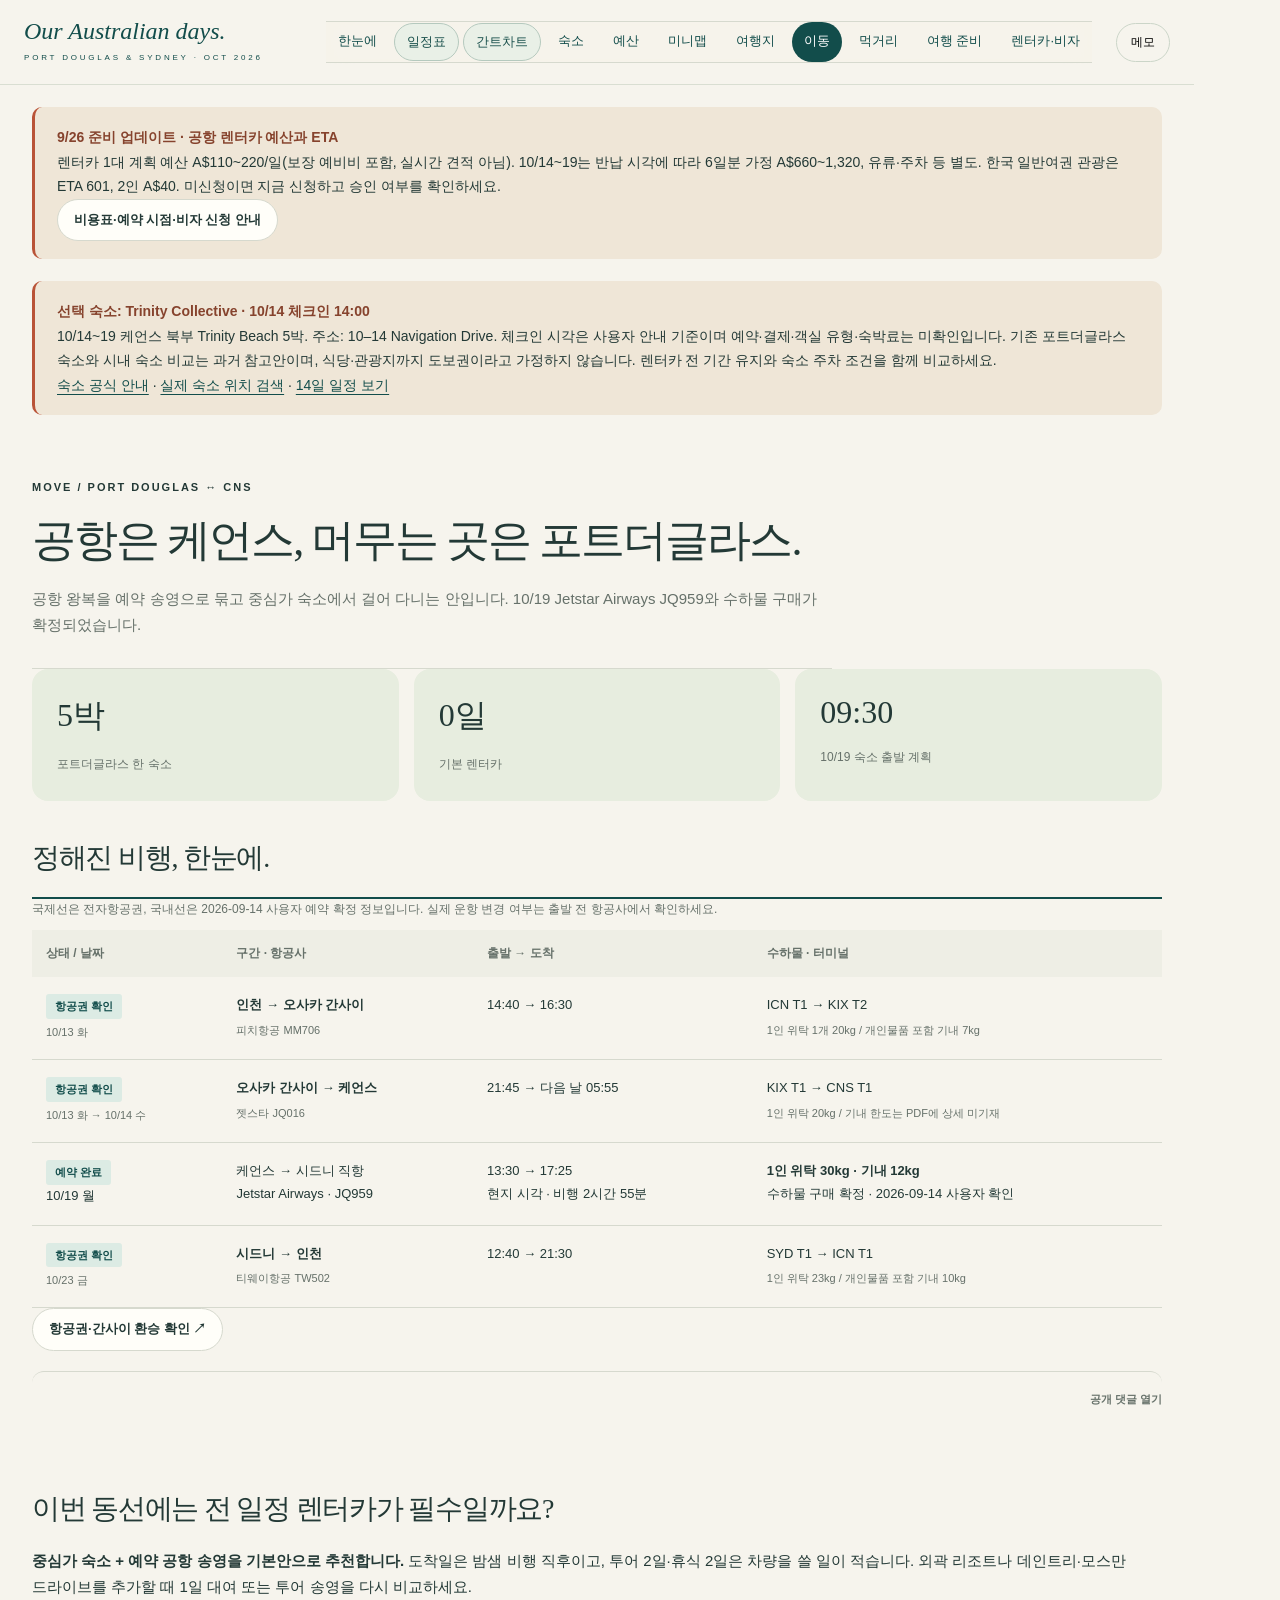
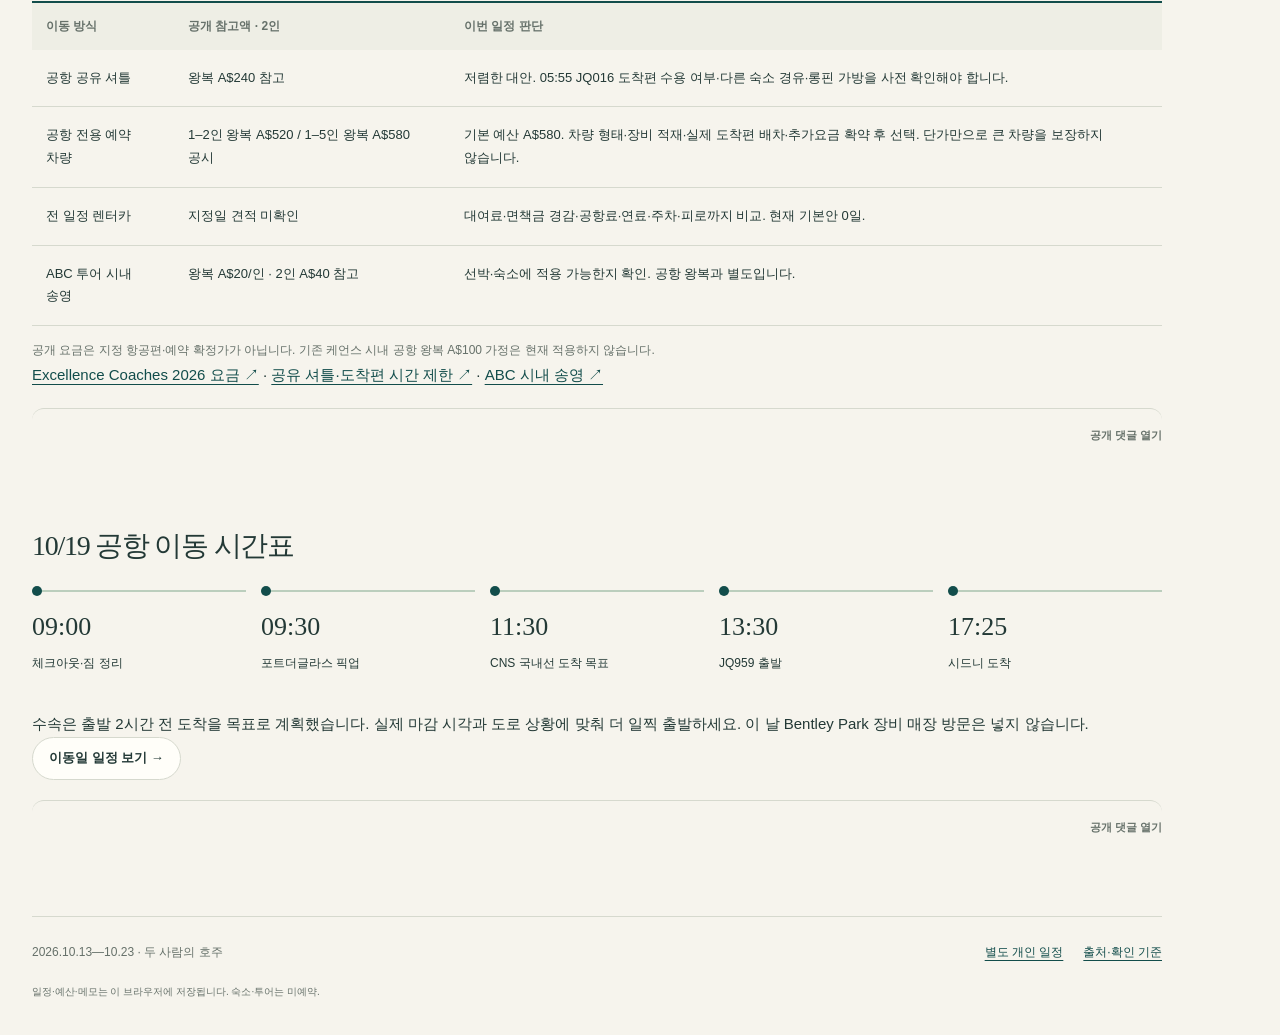
<file: transport.html>
<!doctype html><html lang="ko"><head><meta charset="utf-8"><meta name="viewport" content="width=device-width,initial-scale=1,viewport-fit=cover"><meta name="theme-color" content="#124d4b"><meta name="referrer" content="strict-origin-when-cross-origin"><title>항공·이동 · Our Australian days</title><link rel="stylesheet" href="assets/legacy.css?v=port-20260914"><link rel="stylesheet" href="assets/site.css?v=minimap-20260914"></head><body class="portal transport-page"><a class="skip" href="#main">본문으로 이동</a><header class="site-header"><a class="site-brand" href="index.html">Our Australian days.<small>PORT DOUGLAS & SYDNEY · OCT 2026</small></a><nav aria-label="기능별 페이지"><a href="index.html">한눈에</a><a href="recommended-itinerary.html">일정</a><a href="stay.html">숙소</a><a href="budget.html">예산</a><a href="route-map.html">미니맵</a><a href="explore.html">여행지</a><a href="transport.html" aria-current="page">이동</a><a href="dining.html">먹거리</a><a href="prepare.html">여행 준비</a></nav><button class="site-notes" type="button" data-notes-open aria-label="개인 메모 열기">메모</button></header><main class="page-shell" id="main"><header class="page-heading"><span class="eyebrow">MOVE / PORT DOUGLAS ↔ CNS</span><h1>공항은 케언스, 머무는 곳은 포트더글라스.</h1><p>공항 왕복을 예약 송영으로 묶고 중심가 숙소에서 걸어 다니는 안입니다. 10/19 Jetstar Airways JQ959와 수하물 구매가 확정되었습니다.</p></header><div class="mini-metrics"><div><b>5박</b><span>포트더글라스 한 숙소</span></div><div><b>0일</b><span>기본 렌터카</span></div><div><b>09:30</b><span>10/19 숙소 출발 계획</span></div></div><section class="section" id="flights"><h2>정해진 비행, 한눈에.</h2><div class="table-wrap"><table class="flight-table"><caption class="small" style="text-align:left;padding:0 0 10px">국제선은 전자항공권, 국내선은 2026-09-14 사용자 예약 확정 정보입니다. 실제 운항 변경 여부는 출발 전 항공사에서 확인하세요.</caption><thead><tr><th scope="col">상태 / 날짜</th><th scope="col">구간 · 항공사</th><th scope="col">출발 → 도착</th><th scope="col">수하물 · 터미널</th></tr></thead><tbody>
 <tr><td><span class="tag confirmed">항공권 확인</span><small>10/13 화</small></td><td><strong>인천 → 오사카 간사이</strong><small>피치항공 MM706</small></td><td class="num">14:40 → 16:30</td><td>ICN T1 → KIX T2<small>1인 위탁 1개 20kg / 개인물품 포함 기내 7kg</small></td></tr>
 <tr><td><span class="tag confirmed">항공권 확인</span><small>10/13 화 → 10/14 수</small></td><td><strong>오사카 간사이 → 케언스</strong><small>젯스타 JQ016</small></td><td class="num">21:45 → 다음 날 05:55</td><td>KIX T1 → CNS T1<small>1인 위탁 20kg / 기내 한도는 PDF에 상세 미기재</small></td></tr>
 <tr><td><span class="tag confirmed">예약 완료</span><br>10/19 월</td><td>케언스 → 시드니 직항<br>Jetstar Airways · JQ959</td><td>13:30 → 17:25<br>현지 시각 · 비행 2시간 55분</td><td><strong>1인 위탁 30kg · 기내 12kg</strong><br>수하물 구매 확정 · 2026-09-14 사용자 확인</td></tr>
 <tr><td><span class="tag confirmed">항공권 확인</span><small>10/23 금</small></td><td><strong>시드니 → 인천</strong><small>티웨이항공 TW502</small></td><td class="num">12:40 → 21:30</td><td>SYD T1 → ICN T1<small>1인 위탁 23kg / 개인물품 포함 기내 10kg</small></td></tr>
 </tbody></table></div><button class="btn detail-button" type="button" data-info="flight-detail" data-title="항공권·환승 상세">항공권·간사이 환승 확인 <span aria-hidden="true">↗</span></button><template id="flight-detail"><section class="section" id="flights"><div class="section-head"><div><span class="section-no">01 / The flights</span><h2>이미 정해진 여행의 시작과 끝</h2></div><p>출국은 10월 13일, 호주 도착은 10월 14일 아침입니다. 귀국편은 10월 23일 시드니에서 출발해 같은 날 인천에 도착합니다.</p></div>
 <div class="flight-rail"><div class="flight-stop"><span class="iata">ICN</span><div class="city">인천</div><div class="time">10/13 화 · 14:40 출발</div></div><div class="flight-stop"><span class="iata">KIX</span><div class="city">오사카 간사이 · 환승</div><div class="time">5시간 15분 · T2 → T1</div></div><div class="flight-stop focus"><span class="iata">CNS</span><div class="city">케언스 · 5박 추천</div><div class="time">10/14 수 · 05:55 도착</div></div><div class="flight-stop"><span class="iata">SYD</span><div class="city">시드니 · 4박 추천</div><div class="time">10/23 금 · 12:40 인천행</div></div></div>
 <div class="table-wrap"><table class="flight-table"><caption class="small" style="text-align:left;padding:0 0 10px">국제선은 전자항공권, 국내선은 2026-09-14 사용자 예약 확정 정보입니다. 실제 운항 변경 여부는 출발 전 항공사에서 확인하세요.</caption><thead><tr><th scope="col">상태 / 날짜</th><th scope="col">구간 · 항공사</th><th scope="col">출발 → 도착</th><th scope="col">수하물 · 터미널</th></tr></thead><tbody>
 <tr><td><span class="tag confirmed">항공권 확인</span><small>10/13 화</small></td><td><strong>인천 → 오사카 간사이</strong><small>피치항공 MM706</small></td><td class="num">14:40 → 16:30</td><td>ICN T1 → KIX T2<small>1인 위탁 1개 20kg / 개인물품 포함 기내 7kg</small></td></tr>
 <tr><td><span class="tag confirmed">항공권 확인</span><small>10/13 화 → 10/14 수</small></td><td><strong>오사카 간사이 → 케언스</strong><small>젯스타 JQ016</small></td><td class="num">21:45 → 다음 날 05:55</td><td>KIX T1 → CNS T1<small>1인 위탁 20kg / 기내 한도는 PDF에 상세 미기재</small></td></tr>
 <tr><td><span class="tag confirmed">예약 완료</span><br>10/19 월</td><td>케언스 → 시드니 직항<br>Jetstar Airways · JQ959</td><td>13:30 → 17:25<br>현지 시각 · 비행 2시간 55분</td><td><strong>1인 위탁 30kg · 기내 12kg</strong><br>수하물 구매 확정 · 2026-09-14 사용자 확인</td></tr>
 <tr><td><span class="tag confirmed">항공권 확인</span><small>10/23 금</small></td><td><strong>시드니 → 인천</strong><small>티웨이항공 TW502</small></td><td class="num">12:40 → 21:30</td><td>SYD T1 → ICN T1<small>1인 위탁 23kg / 개인물품 포함 기내 10kg</small></td></tr>
 </tbody></table></div>
 <div class="notice"><strong>오사카에서는 수하물을 찾아 다시 부쳐야 합니다.</strong><p>PDF에 ‘수하물 연결 수속 불가’가 명시되어 있습니다. 간사이 T2 도착 후 입국·수하물 수취·세관, T1 이동, 젯스타 재수속 순으로 시간을 잡으세요. 5시간 15분은 항공권상 간격이며 지연이나 입국 대기까지 보장하는 시간은 아닙니다.</p></div>
 <p class="fine">자료: 제공된 전자항공권-출국.pdf / 전자항공권-입국.pdf. 두 문서에 결제금액은 없어 국제선 금액은 기본 합계에서 제외합니다. 예약번호·티켓번호·승객 이름은 이 페이지에 담지 않았습니다.</p>
 </section></template></section><section class="section" id="transport"><h2>이번 동선에는 전 일정 렌터카가 필수일까요?</h2><p><strong>중심가 숙소 + 예약 공항 송영을 기본안으로 추천합니다.</strong> 도착일은 밤샘 비행 직후이고, 투어 2일·휴식 2일은 차량을 쓸 일이 적습니다. 외곽 리조트나 데인트리·모스만 드라이브를 추가할 때 1일 대여 또는 투어 송영을 다시 비교하세요.</p><div class="table-wrap"><table><thead><tr><th>이동 방식</th><th>공개 참고액 · 2인</th><th>이번 일정 판단</th></tr></thead><tbody><tr><td>공항 공유 셔틀</td><td>왕복 A$240 참고</td><td>저렴한 대안. 05:55 JQ016 도착편 수용 여부·다른 숙소 경유·롱핀 가방을 사전 확인해야 합니다.</td></tr><tr><td>공항 전용 예약 차량</td><td>1–2인 왕복 A$520 / 1–5인 왕복 A$580 공시</td><td>기본 예산 A$580. 차량 형태·장비 적재·실제 도착편 배차·추가요금 확약 후 선택. 단가만으로 큰 차량을 보장하지 않습니다.</td></tr><tr><td>전 일정 렌터카</td><td>지정일 견적 미확인</td><td>대여료·면책금 경감·공항료·연료·주차·피로까지 비교. 현재 기본안 0일.</td></tr><tr><td>ABC 투어 시내 송영</td><td>왕복 A$20/인 · 2인 A$40 참고</td><td>선박·숙소에 적용 가능한지 확인. 공항 왕복과 별도입니다.</td></tr></tbody></table></div><p class="fine">공개 요금은 지정 항공편·예약 확정가가 아닙니다. 기존 케언스 시내 공항 왕복 A$100 가정은 현재 적용하지 않습니다.</p><a href="https://www.excellencecoaches.com/pricing/" target="_blank" rel="noopener noreferrer">Excellence Coaches 2026 요금 ↗</a> · <a href="https://www.cairnsportdouglas.net.au/prices.html" target="_blank" rel="noopener noreferrer">공유 셔틀·도착편 시간 제한 ↗</a> · <a href="https://www.abcreefsafaris.com.au/snorkeling" target="_blank" rel="noopener noreferrer">ABC 시내 송영 ↗</a></section><section class="section" id="booking"><h2>10/19 공항 이동 시간표</h2><div class="route-steps"><div><b>09:00</b><p>체크아웃·짐 정리</p></div><div><b>09:30</b><p>포트더글라스 픽업</p></div><div><b>11:30</b><p>CNS 국내선 도착 목표</p></div><div><b>13:30</b><p>JQ959 출발</p></div><div><b>17:25</b><p>시드니 도착</p></div></div><p>수속은 출발 2시간 전 도착을 목표로 계획했습니다. 실제 마감 시각과 도로 상황에 맞춰 더 일찍 출발하세요. 이 날 Bentley Park 장비 매장 방문은 넣지 않습니다.</p><a class="btn" href="recommended-itinerary.html?day=2026-10-19">이동일 일정 보기 →</a></section></main><footer class="site-footer"><span>2026.10.13—10.23 · 두 사람의 호주</span><div><a href="personal-plan.html">별도 개인 일정</a><a href="prepare.html#sources">출처·확인 기준</a></div><small>일정·예산·메모는 이 브라우저에 저장됩니다. 숙소·투어는 미예약.</small></footer><dialog class="info-dialog" id="info-dialog" aria-labelledby="info-title"><div class="info-head"><div><span class="eyebrow">TRIP DETAILS</span><h2 id="info-title"></h2></div><button type="button" class="dialog-close" data-info-close aria-label="상세 내용 닫기">×</button></div><div id="info-body" class="info-body"></div></dialog><script id="public-comments-config" type="application/json">
{"repo":"MarcoBackman/australia_travel_plan","repoId":"","category":"Announcements","categoryId":"","site":"https://marcobackman.github.io/australia_travel_plan/"}
</script><dialog id="public-comments-dialog" class="public-comments-dialog" aria-labelledby="public-comments-title" aria-describedby="public-comments-privacy">
 <header class="public-comments-header"><div><span class="eyebrow">OUR SHARED NOTES / GITHUB</span><h2 id="public-comments-title">함께 보는 공개 댓글</h2></div><button type="button" class="public-comments-close" id="public-comments-close" aria-label="공개 댓글 닫기" autofocus>&times;</button></header>
 <div class="public-comments-body">
  <div class="public-comments-controls"><label for="public-comments-section">이야기할 섹션</label><select id="public-comments-section"></select></div>
  <div class="public-comments-privacy" id="public-comments-privacy"><p><strong>읽기는 누구나, 작성은 GitHub 로그인으로.</strong> 댓글은 공개 GitHub Discussions에 저장되며, 사이트 방문자뿐 아니라 누구나 읽을 수 있습니다.</p><p>예약번호, 항공권, 여권 정보, 연락처는 올리지 마세요. 개인 메모·예산·일정 시트는 여기로 자동 전송하지 않습니다.</p></div>
  <p id="public-comments-status" class="public-comments-status" role="status" aria-live="polite"></p>
  <div id="public-comments-host" class="public-comments-host"><div class="giscus"></div></div>
  <footer class="public-comments-footer"><span>섹션별 대화 · GitHub에 보관</span><a id="public-comments-github" target="_blank" rel="noopener noreferrer" class="public-comments-fallback">GitHub에서 토론 찾기</a><a href="https://giscus.app/ko" target="_blank" rel="noopener noreferrer">댓글 서비스 안내</a></footer>
 </div>
</dialog><script src="assets/routes.js?v=minimap-20260914"></script><script src="assets/site.js?v=booked-20260914"></script><script src="assets/planner-modal.js?v=minimap-20260914"></script><script src="assets/notes.js?v=port-20260914"></script><script src="assets/comments.js?v=port-20260914"></script></body></html>
</file>
<file: assets/legacy.css>
:root{--paper:#f6f3eb;--ink:#233936;--muted:#66716a;--sea:#124d4b;--aqua:#dcebe4;--coral:#b95337;--sand:#e9dfca;--line:#d6d9ce;--white:#fffef9;--serif:Georgia,'Noto Serif KR',Batang,serif;--body:'Malgun Gothic','Apple SD Gothic Neo',sans-serif}
*{box-sizing:border-box}html{scroll-behavior:smooth;scroll-padding-top:90px}body{margin:0;background:var(--paper);color:var(--ink);font:15px/1.8 var(--body);word-break:keep-all;overflow-wrap:break-word}a{color:var(--sea);text-underline-offset:4px}button,input,select{font:inherit}button,a,input,select,summary{-webkit-tap-highlight-color:transparent}:focus-visible{outline:3px solid var(--coral);outline-offset:4px}button{cursor:pointer}button:disabled{cursor:default}h1,h2,h3,p{margin:0}h1,h2,h3{line-height:1.35}h2{font-family:var(--serif);font-size:clamp(27px,3.5vw,40px);font-weight:500;letter-spacing:-1.2px}h3{font-size:19px}.wrap{width:min(1160px,calc(100% - 64px));margin:auto}.small{font-size:12px;color:var(--muted)}.muted{color:var(--muted)}.eyebrow{text-transform:uppercase;letter-spacing:2.3px;font-size:11px;font-weight:700}.tag{display:inline-block;padding:3px 9px;border-radius:3px;font-size:11px;font-weight:700;white-space:nowrap;line-height:1.7}.confirmed{background:var(--aqua);color:var(--sea)}.proposed{background:#f1e2c2;color:#735519}.published{background:#e0e7ec;color:#395563}.estimate{background:#eee5e0;color:#825c4a}.pending{background:#f9e2d9;color:#95402a}.section{padding:72px 0;border-bottom:1px solid var(--line)}.section-head{display:flex;gap:24px;justify-content:space-between;align-items:end;margin-bottom:30px}.section-head p{max-width:480px;color:var(--muted);font-size:14px}.section-no{display:block;color:var(--coral);font:italic 16px var(--serif);margin-bottom:10px}.btn{border:1px solid var(--line);border-radius:4px;padding:9px 16px;background:var(--white);color:var(--ink);text-decoration:none;display:inline-block;font-size:13px;font-weight:700}.btn.primary{background:var(--sea);color:var(--white);border-color:var(--sea)}.btn:hover{filter:brightness(.96)}.actions{display:flex;gap:10px;flex-wrap:wrap}.notice{padding:18px 22px;border-left:3px solid var(--coral);background:#efe6d7;font-size:14px;margin-top:22px}.notice strong{color:#86432d}.notice p+p{margin-top:8px}.fine{font-size:12px;color:var(--muted);margin-top:14px}.table-wrap{overflow-x:auto;border-top:2px solid var(--sea)}table{width:100%;border-collapse:collapse;font-size:13px}th{text-align:left;padding:13px 14px;color:var(--muted);background:#eeeee5;font-size:12px;font-weight:600}td{padding:17px 14px;vertical-align:top;border-bottom:1px solid var(--line)}td strong{font-weight:700}td small{display:block;font-size:11px;color:var(--muted);margin-top:4px}thead th{white-space:nowrap}.num{font-variant-numeric:tabular-nums;white-space:nowrap}.row-pick{background:#e9efe6}.cols{display:grid;grid-template-columns:1fr 1fr;gap:28px}.box{border:1px solid var(--line);padding:25px;background:var(--white)}.box p{margin-top:12px;font-size:14px}.box ul{padding-left:20px;font-size:14px;margin-bottom:0}.box li+li{margin-top:8px}
header{border-bottom:1px solid var(--line)}.masthead{display:flex;align-items:center;justify-content:space-between;min-height:72px;gap:16px}.brand{font:italic 24px var(--serif);color:var(--sea)}.masthead .small{text-align:right}.hero{position:relative;overflow:hidden;background:radial-gradient(ellipse at 88% 10%,#d2e3d7 0,transparent 53%),var(--paper);padding:66px 0 0}.hero-content{display:grid;grid-template-columns:1.3fr .7fr;gap:48px;align-items:center;padding-bottom:56px}.hero h1{font-family:var(--serif);font-weight:500;font-size:clamp(38px,5vw,63px);letter-spacing:-2.8px;margin:24px 0}.hero h1 em{color:var(--sea);font-style:normal}.hero .intro{max-width:600px;color:var(--muted);font-size:16px}.hero .actions{margin-top:26px}.hero-art{position:relative;min-height:320px;border-radius:150px 150px 8px 8px;overflow:hidden;background:repeating-radial-gradient(ellipse at 110% 20%,transparent 0 27px,#d9ead522 29px 30px,transparent 32px 52px),linear-gradient(155deg,#2c7270,#124d4b 62%,#123d3e);color:#e5efdf;display:flex;flex-direction:column;justify-content:end;padding:36px}.hero-art:before{content:'';position:absolute;width:140px;height:140px;background:#efcba3;border-radius:50%;top:54px;left:42px;box-shadow:0 0 0 18px #efcba315}.hero-art .art-caption{position:relative;font:italic 37px/1.15 var(--serif);max-width:250px}.hero-art small{position:relative;font-size:10px;letter-spacing:2px;margin-top:16px}.metrics{display:grid;grid-template-columns:repeat(4,1fr);border-top:1px solid var(--line)}.metric{padding:25px 20px 26px 0}.metric:not(:first-child){border-left:1px solid var(--line);padding-left:28px}.metric .value{display:block;font:32px var(--serif);margin:6px 0}.metric .value span{font:14px var(--body)}.metric .label{font-size:11px;color:var(--muted)}nav{position:sticky;top:0;z-index:20;background:#f6f3ebf5;border-top:1px solid var(--line);border-bottom:1px solid var(--line);backdrop-filter:blur(12px)}nav .wrap{display:flex;gap:32px;overflow:auto;white-space:nowrap;scrollbar-width:thin}nav a{font-size:13px;padding:16px 0;text-decoration:none;border-bottom:2px solid transparent}nav a:hover{border-color:var(--sea)}.legend{display:flex;flex-wrap:wrap;gap:10px 20px;margin:24px 0 0;font-size:12px;align-items:center}.legend span span{margin-right:6px}
.flight-rail{display:grid;grid-template-columns:repeat(4,1fr);border:1px solid var(--line);margin-bottom:28px}.flight-stop{padding:20px;position:relative}.flight-stop:not(:last-child){border-right:1px solid var(--line)}.flight-stop .iata{font:40px var(--serif);color:var(--sea);display:block;line-height:1.2}.flight-stop .city{font-size:13px;margin:5px 0}.flight-stop .time{font-size:12px;color:var(--muted)}.flight-stop.focus{background:var(--sea);color:var(--white)}.flight-stop.focus .iata,.flight-stop.focus .time{color:var(--white)}.flight-table{min-width:780px}.airline-table{min-width:740px}.book-window{display:grid;grid-template-columns:220px 1fr;gap:28px;background:var(--sea);color:#f4f4e8;padding:30px;margin-bottom:25px}.book-window .date{font:35px var(--serif);margin:10px 0}.book-window p{font-size:14px;color:#d3e4db}.book-window .eyebrow{color:#adc9bb}.book-window strong{color:#fff}.mini-steps{display:grid;grid-template-columns:repeat(3,1fr);gap:16px;margin-top:24px}.mini-steps>div{border-top:1px solid var(--line);padding-top:15px;font-size:13px}.mini-steps b{display:block;font-size:15px;margin-bottom:8px}.timeline{display:flex;flex-direction:column}.day{display:grid;grid-template-columns:110px 1fr 170px;gap:25px;padding:24px 0;border-bottom:1px solid var(--line);position:relative}.day:first-child{border-top:2px solid var(--sea)}.day-date{font:26px var(--serif)}.day-date span{font:12px var(--body);display:block;color:var(--muted)}.day h3{font-size:17px;margin-bottom:8px}.day p{font-size:13px;color:var(--muted)}.day-meta{font-size:12px;text-align:right;color:var(--muted)}.day-meta .tag{margin-bottom:8px}.day.sea h3{color:var(--sea)}.day.travel{background:#e7ece2;padding-left:16px;padding-right:16px}.day details{margin-top:10px;font-size:13px}summary{cursor:pointer;font-weight:700;color:var(--sea)}details[open] summary{margin-bottom:9px}.stay{display:flex;gap:20px;padding:22px 25px;background:var(--sand);margin-top:24px;align-items:center}.stay .nights{font:40px var(--serif);color:var(--sea);min-width:100px}.stay p{font-size:13px}.tour-grid{display:grid;grid-template-columns:repeat(3,1fr);gap:20px}.tour{border:1px solid var(--line);background:var(--white);display:flex;flex-direction:column}.tour-top{height:108px;background:repeating-linear-gradient(145deg,transparent 0 17px,#ffffff10 18px 19px),#255f5b;padding:20px;color:#fff}.tour:nth-child(2) .tour-top{background:repeating-radial-gradient(ellipse at 0 100%,transparent 0 16px,#ffffff20 17px 18px),#548175}.tour:nth-child(3) .tour-top{background:linear-gradient(150deg,#dfcba5 45%,#a3c7b5 45%,#72a597);color:var(--sea)}.tour-top .tour-index{font:italic 34px var(--serif)}.tour-main{padding:23px;flex:1;display:flex;flex-direction:column;gap:15px}.tour-main h3{font-family:var(--serif);font-size:25px}.tour-main p{font-size:13px}.tour-price{font:30px var(--serif);color:var(--sea)}.tour-price span{font:12px var(--body);color:var(--muted)}.tour-main a{margin-top:auto;font-size:13px}.facts{margin:0;padding:0;list-style:none;font-size:12px;color:var(--muted)}.facts li{padding:7px 0;border-bottom:1px solid var(--line)}.route-strip{display:flex;align-items:center;justify-content:space-between;gap:10px;background:var(--aqua);padding:23px;margin:0 0 20px;text-align:center}.route-strip b{font-size:16px}.route-strip small{display:block;font-size:11px;color:var(--muted)}.route-strip .arrow{font-size:22px;color:#60817a}.transport-table{min-width:810px}.controls{display:grid;grid-template-columns:1fr 1fr 1.2fr;gap:20px;margin-bottom:24px}.control{font-size:12px;display:flex;flex-direction:column;gap:8px}.control input,.control select{width:100%;border:1px solid #afbbaf;background:var(--white);border-radius:3px;padding:10px 12px;min-height:45px;color:var(--ink)}.budget-layout{display:grid;grid-template-columns:minmax(0,1.6fr) minmax(280px,1fr);gap:30px;align-items:start}.budget-table{min-width:460px}.budget-table td{padding:12px 9px}.budget-table input{width:98px;padding:8px;border:1px solid #afbbaf;border-radius:3px;background:#fffef9;text-align:right;color:var(--ink);font-variant-numeric:tabular-nums}.budget-table th:last-child,.budget-table td:last-child{text-align:right}.budget-total{position:sticky;top:92px;background:var(--sea);color:#fffef0;padding:30px}.budget-total .big{font:40px/1.3 var(--serif);margin:13px 0 2px}.budget-total .won{font-size:20px;color:#d8e8cc}.budget-total .sub{font-size:12px;color:#c3d6ca}.budget-total .split{border-top:1px solid #668b7d;margin-top:22px;padding-top:18px}.calc-line{display:flex;justify-content:space-between;gap:12px;font-size:12px;margin:9px 0}.budget-total .big-small{font:30px var(--serif);margin:10px 0}.cost-bar{display:flex;height:8px;overflow:hidden;margin:22px 0 13px;gap:2px}.cost-bar span{min-width:0}.cost-key{display:flex;gap:12px;flex-wrap:wrap;font-size:10px;color:#e1eadc}.cost-key span:before{content:'';width:7px;height:7px;display:inline-block;background:var(--key);margin-right:5px}.range-card{background:var(--sand);padding:22px 26px;margin:25px 0}.range-card b{font-size:20px;display:block;margin-top:5px}.budget-status{min-height:22px;color:var(--muted);font-size:12px;margin-top:12px}.error{color:#a03924}.check-grid{display:grid;grid-template-columns:1fr 1fr;gap:14px}.check{display:flex;align-items:start;gap:12px;border:1px solid var(--line);padding:20px;cursor:pointer;font-size:13px;background:var(--white)}.check input{accent-color:var(--sea);width:18px;height:18px;margin-top:4px;flex-shrink:0}.check b{display:block;margin-bottom:6px}.check small{display:block;color:var(--muted);font-size:12px}.check:has(input:checked){background:var(--aqua)}.sources{display:grid;grid-template-columns:1fr 1fr;gap:0 30px;font-size:12px;list-style:none;padding:0;margin:0}.sources li{padding:17px 0;border-bottom:1px solid var(--line)}.sources b{display:block;margin-bottom:4px;font-size:13px}.sources p{color:var(--muted)}.sources a{overflow-wrap:anywhere}.foot{display:flex;justify-content:space-between;gap:20px;padding:32px 0;font-size:12px;color:var(--muted)}.skip{position:absolute;top:-80px;left:16px;z-index:99;background:white;padding:12px}.skip:focus{top:10px}.hero-content{animation:arrive .65s ease-out}@keyframes arrive{from{opacity:0;transform:translateY(12px)}to{opacity:1;transform:none}}
@media(max-width:900px){.hero-content{grid-template-columns:1.4fr .6fr;gap:25px}.hero-art{min-height:290px;padding:25px}.hero-art:before{width:110px;height:110px;left:28px}.hero-art .art-caption{font-size:29px}.section-head{display:block}.section-head p{margin-top:16px;max-width:none}.budget-layout{grid-template-columns:1fr}.budget-total{position:static}.tour-grid{gap:12px}.tour-main{padding:18px}.tour-main h3{font-size:22px}.day{grid-template-columns:85px 1fr 125px;gap:18px}.controls{grid-template-columns:1fr 1fr}.controls .control:last-child{grid-column:1/-1}}
@media(max-width:620px){.wrap{width:calc(100% - 36px)}body{font-size:14px}.masthead{min-height:65px}.brand{font-size:20px}.masthead .small{font-size:10px}.hero{padding-top:35px}.hero-content{display:block;padding-bottom:30px}.hero h1{font-size:39px;letter-spacing:-2px}.hero .intro{font-size:14px}.hero-art{margin-top:28px;min-height:180px;border-radius:100px 100px 5px 5px;padding:25px 30px;align-items:end}.hero-art:before{top:32px;left:42px;width:100px;height:100px}.hero-art .art-caption{font-size:30px;max-width:180px}.hero-art small{font-size:8px}.metrics{grid-template-columns:1fr 1fr}.metric{padding:18px 12px!important}.metric:nth-child(3){border-left:none;border-top:1px solid var(--line)}.metric:nth-child(4){border-top:1px solid var(--line)}.metric .value{font-size:29px}nav .wrap{gap:25px}nav a{font-size:12px;padding:12px 0}.section{padding:46px 0}.section-head{margin-bottom:22px}.cols,.tour-grid,.check-grid,.sources{grid-template-columns:1fr}.flight-rail{grid-template-columns:1fr 1fr}.flight-stop:nth-child(2){border-right:0}.flight-stop:nth-child(-n+2){border-bottom:1px solid var(--line)}.flight-stop .iata{font-size:33px}.book-window{grid-template-columns:1fr;gap:15px;padding:23px}.book-window .date{margin-bottom:0}.mini-steps{grid-template-columns:1fr;gap:15px}.day{grid-template-columns:63px 1fr;gap:13px;padding:21px 0}.day-date{font-size:22px}.day h3{font-size:16px}.day-meta{grid-column:2;text-align:left;margin-top:-5px}.day-meta .tag{margin:0 7px 0 0}.day.travel{padding-left:10px;padding-right:10px}.stay{display:block;padding:20px}.stay .nights{font-size:30px;margin-bottom:10px}.tour-top{height:85px}.tour-main{padding:23px}.tour-main h3{font-size:26px}.route-strip{flex-wrap:wrap;justify-content:center;padding:20px 10px;gap:14px}.route-strip b{font-size:13px}.route-strip small{font-size:10px}.notice{padding:16px;font-size:13px}.controls{gap:14px}.control input,.control select{font-size:16px}.budget-table input{font-size:16px}.budget-total .big{font-size:36px}.foot{display:block}.foot p+p{margin-top:10px}.legend{gap:8px 12px}}
@media(prefers-reduced-motion:reduce){html{scroll-behavior:auto}.hero-content{animation:none}}
@media print{*{-webkit-print-color-adjust:exact;print-color-adjust:exact}body{font-size:10pt;background:white}.wrap{width:100%}header,.hero-art,nav,.actions,.skip,.no-print{display:none!important}.hero{padding:0;background:white}.hero-content{display:block;padding:15px 0}.hero h1{font-size:32px;margin:10px 0}.hero .intro{font-size:11px}.hero .eyebrow{font-size:9px}.metrics .metric{padding:12px!important}.metrics .value{font-size:23px}.section{padding:25px 0}.section-head{margin-bottom:15px}.section-head h2{font-size:24px}.section-head p{font-size:11px}.table-wrap{overflow:visible}table{min-width:0!important;font-size:9px}th,td{padding:8px!important}thead{display:table-header-group}tr,.day,.tour,.check,.box{break-inside:avoid}.day{grid-template-columns:70px 1fr 120px;padding:13px 0}.day p,.day-meta{font-size:10px}.day h3{font-size:13px}.day-date{font-size:20px}.tour-grid{gap:10px}.tour-main{padding:13px}.tour-main h3{font-size:20px}.tour-main p,.facts{font-size:10px}.tour-top{height:55px;padding:8px 15px}.tour-top .tour-index{font-size:25px}.budget-layout{display:block}.budget-total{position:static;margin-top:15px;break-inside:avoid;padding:20px}.budget-table input{border:0;width:85px;padding:0;font-size:11px}.controls input,.controls select{font-size:11px;padding:3px;min-height:25px}.sources{font-size:9px}.sources b{font-size:10px}.notice,.box p,.check{font-size:10px}details{display:block}.foot{font-size:9px}.section-head,.stay,.range-card{break-inside:avoid}.hero-content{animation:none}@page{size:A4;margin:14mm}}
.map-tabs{display:flex;flex-wrap:wrap;gap:8px;margin:22px 0}.map-tabs button{padding:10px 17px;border:1px solid var(--line);border-radius:4px;background:var(--white);color:var(--sea);font-size:13px}.map-tabs button[aria-pressed="true"]{background:var(--sea);border-color:var(--sea);color:white}.atlas-layout{display:grid;grid-template-columns:minmax(0,1fr) 285px;border:1px solid var(--line);background:var(--white)}.atlas-main{min-width:0}.atlas-canvas{height:530px;position:relative;background:#deebe5;isolation:isolate}.atlas-canvas iframe{width:100%;height:100%;border:0}.atlas-map{position:absolute;inset:0;z-index:1}.atlas-fallback{position:absolute;inset:0;display:grid;place-content:center;padding:30px;text-align:center;color:var(--sea);background:repeating-linear-gradient(0deg,transparent 0 59px,#124d4b0b 60px),repeating-linear-gradient(90deg,transparent 0 59px,#124d4b0b 60px),#e0eae0}.atlas-fallback b{font:35px var(--serif);margin-bottom:15px}.atlas-side{padding:23px 20px;border-left:1px solid var(--line);max-height:650px;overflow:auto}.atlas-side h3{font-family:var(--serif);font-size:25px;margin:10px 0}.atlas-side>p{font-size:12px;color:var(--muted)}.stop-list{list-style:none;padding:0;margin:20px 0 0}.stop-list li{position:relative}.stop-list li:not(:last-child):before{content:'';position:absolute;left:16px;top:34px;bottom:-8px;border-left:1px solid #b7c9bf}.stop-button{width:100%;border:0;background:transparent;display:flex;gap:12px;text-align:left;padding:9px 0;color:var(--ink);align-items:start}.stop-button[aria-pressed="true"] .stop-name{color:var(--coral)}.stop-number{border-radius:50%;width:33px;height:33px;display:grid;place-items:center;background:var(--sea);color:white;flex-shrink:0;font:16px var(--serif);position:relative}.stop-button[aria-pressed="true"] .stop-number{background:var(--coral)}.stop-name{font-size:13px;display:block;font-weight:700}.stop-button small{font-size:10px;display:block;color:var(--muted);line-height:1.7}.atlas-caption{display:flex;align-items:center;justify-content:space-between;gap:15px;padding:13px 17px;background:#eff0e7;font-size:11px;color:var(--muted)}.map-key{display:flex;gap:14px;flex-wrap:wrap}.map-key span:before{content:'';display:inline-block;width:22px;border-top:3px dashed var(--route);margin-right:5px;vertical-align:middle}.map-focus{padding:22px;border-top:1px solid var(--line);display:grid;grid-template-columns:1fr auto;gap:20px;align-items:center}.map-focus h3{font-size:17px}.map-focus p{font-size:12px;color:var(--muted);margin-top:7px}.map-focus .actions{gap:7px}.map-focus a{font-size:11px;padding:7px 11px}.trip-pin{background:none!important;border:0!important}.trip-pin span{display:grid;place-items:center;width:32px;height:32px;border:3px solid #fffef9;border-radius:50%;box-shadow:0 2px 8px #173e4a55;font:700 14px var(--body);color:white;background:var(--pin)}.trip-pin.is-picked span{outline:3px solid var(--coral);outline-offset:3px}.map-popup{font-family:var(--body);line-height:1.7;max-width:230px}.map-popup strong{display:block;font-size:14px}.map-popup p{font-size:12px;margin:8px 0!important}.map-popup small{display:block;font-size:11px;color:var(--muted)}.map-popup a{font-size:12px}.atlas-canvas .leaflet-container{font-family:var(--body)}.atlas-canvas .leaflet-control-attribution{font-size:10px}.day-map-link{display:inline-block;margin-top:10px;font-size:11px;font-weight:700;text-decoration:none;color:var(--sea);border-bottom:1px solid #9db5a4}.ribbon-head{display:flex;justify-content:space-between;gap:16px;align-items:end;margin:32px 0 13px}.ribbon-head h3{font-size:17px}.ribbon{display:grid;grid-template-columns:repeat(11,minmax(0,1fr));gap:6px}.ribbon-day{border:1px solid var(--line);border-top:4px solid var(--tone);background:var(--white);color:var(--ink);padding:13px 3px;min-height:115px;text-align:center;display:flex;flex-direction:column;align-items:center;justify-content:center;gap:5px;text-decoration:none;border-radius:3px}.ribbon-day:hover{background:#e8eee3}.ribbon-day .r-date{font:22px var(--serif)}.ribbon-day .r-name{font-size:11px;font-weight:700}.ribbon-day small{font-size:9px;color:var(--muted)}.ribbon-day[aria-current="date"]{background:var(--aqua);outline:2px solid var(--sea)}.pace-key{display:flex;gap:15px;flex-wrap:wrap;font-size:11px;color:var(--muted);margin-top:13px}.pace-key span:before{content:'';width:8px;height:8px;display:inline-block;background:var(--tone);margin-right:5px}.stay-viz{display:flex;height:45px;margin-top:23px;gap:4px;font-size:12px}.stay-viz div{display:flex;align-items:center;justify-content:center}.stay-viz .cairns-block{flex:5;background:var(--sea);color:var(--white)}.stay-viz .sydney-block{flex:4;background:var(--sand);color:var(--ink)}.budget-visual{padding-bottom:20px;margin-bottom:20px;border-bottom:1px solid #668b7d}.donut-wrap{display:flex;justify-content:center;margin:20px 0}.budget-donut{height:186px;width:186px;border-radius:50%;display:grid;place-items:center;background:#315e56}.donut-hole{width:140px;height:140px;background:var(--sea);border-radius:50%;display:flex;flex-direction:column;justify-content:center;text-align:center}.donut-hole strong{font:30px var(--serif);color:var(--white)}.donut-hole small{font-size:10px;color:#d2e2d5}.budget-category{margin:13px 0}.budget-category-head{display:flex;justify-content:space-between;font-size:11px;gap:10px}.budget-category-head small{color:#d2e2d5}.budget-category-track{height:4px;background:#ffffff18;margin-top:7px}.budget-category-fill{height:100%;transition:width .3s ease}.budget-chart-note{font-size:10px;color:#d2e2d5;margin-top:14px}.budget-category-head .dot{width:7px;height:7px;display:inline-block;margin-right:6px}.map-error{color:#95402a!important}.map-help{font-size:11px!important}.map-note{margin-top:12px;font-size:11px;color:var(--muted)}
@media(max-width:900px){.atlas-layout{grid-template-columns:1fr}.atlas-side{border-left:0;border-top:1px solid var(--line);max-height:none}.stop-list{display:grid;grid-template-columns:1fr 1fr;gap:4px 20px;margin-top:15px}.stop-list li:before{display:none}.atlas-canvas{height:460px}.ribbon{grid-template-columns:repeat(6,minmax(0,1fr))}.budget-visual{display:grid;grid-template-columns:200px 1fr;gap:0 25px;align-items:center}.budget-visual>.eyebrow{grid-column:1/-1}.budget-chart-note{grid-column:1/-1}.donut-wrap{margin:15px 0}.budget-category{margin:9px 0}.budget-donut{height:170px;width:170px}.donut-hole{width:128px;height:128px}}
@media(max-width:620px){.atlas-canvas{height:360px}.atlas-side{padding:18px}.atlas-tabs{gap:6px}.map-tabs button{padding:9px 11px;font-size:12px}.atlas-caption{display:block;padding:12px}.atlas-caption>span{display:block;margin-top:7px}.map-focus{grid-template-columns:1fr;padding:18px;gap:15px}.stop-list{grid-template-columns:1fr 1fr;gap:5px 10px}.stop-name{font-size:12px}.stop-number{width:27px;height:27px;font-size:13px}.stop-button{gap:8px}.ribbon{grid-template-columns:repeat(4,minmax(0,1fr))}.ribbon-day{min-height:95px}.ribbon-head{display:block}.ribbon-head p{margin-top:7px}.budget-visual{display:block}.budget-donut{height:185px;width:185px}.donut-hole{width:139px;height:139px}.map-key{gap:10px}.stay-viz{font-size:11px}.atlas-map .leaflet-control-attribution{font-size:9px}}
@media(prefers-reduced-motion:reduce){.budget-category-fill{transition:none}}
@media print{.map-tabs,.day-map-link{display:none}.atlas-layout{display:block}.atlas-canvas{height:350px}.atlas-side{max-height:none;border-left:0;padding:12px}.stop-list{display:grid;grid-template-columns:repeat(3,1fr);gap:0 10px}.stop-list li:before{display:none}.map-focus{padding:12px}.map-focus .actions{display:none}.ribbon{grid-template-columns:repeat(11,minmax(0,1fr));gap:3px}.ribbon-day{padding:5px 1px;min-height:75px}.ribbon-day .r-date{font-size:17px}.ribbon-day .r-name{font-size:8px}.ribbon-day small{font-size:7px}.budget-visual{display:grid;grid-template-columns:180px 1fr;gap:0 20px}.budget-visual>.eyebrow,.budget-chart-note{grid-column:1/-1}.budget-donut{height:150px;width:150px}.donut-hole{width:112px;height:112px}.donut-hole strong{font-size:23px}.atlas-canvas,.ribbon,.budget-visual{break-inside:avoid}.atlas-map .leaflet-control-zoom{display:none}}
.discovery-intro{display:grid;grid-template-columns:1.1fr .9fr;gap:36px;align-items:center;margin:28px 0}.discovery-intro h2{font-size:clamp(33px,4.5vw,52px)}.discovery-intro p{font-size:14px;color:var(--muted);margin-top:16px}.balance-visual{background:var(--sea);color:var(--white);padding:30px}.balance-visual .halves{display:grid;grid-template-columns:1fr 1fr;gap:20px;margin:20px 0}.balance-visual .halves b{font:45px var(--serif);display:block}.balance-visual .halves span{font-size:12px;color:#dae7d9}.balance-visual .halves>div+div{border-left:1px solid #719489;padding-left:24px}.balance-visual p{font-size:12px;color:#dae7d9;margin-top:8px}.balance-strip{height:8px;display:flex;gap:4px}.balance-strip span{width:50%;background:#92beb0}.balance-strip span+span{background:#dcad8d}.discovery-plan{display:grid;grid-template-columns:repeat(3,1fr);gap:18px;margin:27px 0}.discovery-plan>div{padding:20px;background:var(--white);border-top:3px solid var(--sea)}.discovery-plan>div:nth-child(2){border-color:var(--coral)}.discovery-plan b{font-size:15px}.discovery-plan p{font-size:12px;color:var(--muted);margin-top:7px}.rank-index{display:grid;grid-template-columns:repeat(4,1fr);gap:0 20px;margin:28px 0}.rank-index a{display:flex;gap:9px;border-bottom:1px solid var(--line);padding:9px 0;font-size:11px;text-decoration:none}.rank-index .index-num{color:var(--coral);font:italic 17px var(--serif);min-width:23px}.discovery-controls{display:flex;justify-content:space-between;align-items:center;gap:20px;margin:28px 0 18px}.filter-buttons{display:flex;gap:7px;flex-wrap:wrap}.filter-buttons button{background:var(--white);color:var(--sea);border:1px solid var(--line);border-radius:4px;padding:9px 13px;font-size:12px}.filter-buttons button[aria-pressed="true"]{background:var(--sea);color:white;border-color:var(--sea)}.discovery-count{font-size:12px;color:var(--muted);white-space:nowrap}.destination-grid{display:grid;grid-template-columns:1fr 1fr;gap:30px 26px;align-items:start}.destination-card{border:1px solid var(--line);background:var(--white);overflow:hidden;scroll-margin-top:90px}.destination-card[hidden]{display:none}.destination-photo{margin:0;position:relative;background:#dae5d9;aspect-ratio:16/10;overflow:hidden}.destination-photo>a{display:block;width:100%;height:100%}.destination-photo img{width:100%;height:100%;object-fit:cover;display:block;transition:transform .5s ease}.destination-photo>a:hover img{transform:scale(1.035)}.rank-badge{position:absolute;left:18px;top:18px;min-width:65px;height:65px;background:var(--white);color:var(--sea);display:flex;align-items:center;justify-content:center;font:italic 33px var(--serif);box-shadow:0 3px 15px #173e3b22;pointer-events:none}.photo-caption{position:absolute;bottom:0;left:0;right:0;padding:30px 14px 10px;background:linear-gradient(transparent,#102c35c9);color:white;font-size:10px;pointer-events:none;line-height:1.7}.image-unavailable{height:100%;display:grid;place-content:center;padding:30px;text-align:center;font-size:13px}.destination-body{padding:26px}.destination-meta{display:flex;gap:8px;flex-wrap:wrap;margin-bottom:14px}.city-tag{background:#f1e0d2;color:#85472f}.ocean-tag{background:#dcebe4;color:#215e56}.destination-body h3{font:28px/1.4 var(--serif);letter-spacing:-.7px}.destination-en{font-size:10px;letter-spacing:1.3px;color:var(--muted);margin:4px 0 14px;text-transform:uppercase}.destination-reason{font-size:14px;line-height:1.9}.destination-reason strong{color:var(--sea)}.destination-facts{display:grid;grid-template-columns:1fr 1fr;gap:12px;border-top:1px solid var(--line);border-bottom:1px solid var(--line);padding:15px 0;margin:18px 0}.destination-facts span{font-size:10px;color:var(--muted);display:block}.destination-facts b{font-size:12px;display:block;margin-top:4px}.destination-detail{font-size:13px}.destination-detail h4{font-size:12px;color:var(--coral);margin:18px 0 6px}.destination-detail p{font-size:12px;color:var(--muted);line-height:1.9}.destination-detail ul{padding-left:19px;font-size:12px;line-height:1.9;margin:8px 0}.destination-detail li+li{margin-top:4px}.destination-links{display:flex;flex-wrap:wrap;gap:10px;margin-top:20px;align-items:center}.destination-links .btn{font-size:11px;padding:8px 11px}.destination-links button[aria-pressed="true"]{background:var(--sand);border-color:#aa9e80}.destination-source{font-size:10px!important;margin-top:15px;color:var(--muted)}.destination-source a{color:var(--muted)}.selected-shelf{border:1px solid var(--line);padding:22px;margin-top:27px;background:var(--sand)}.selected-shelf h3{font-size:16px}.selected-shelf p{font-size:12px;color:var(--muted);margin:7px 0}.selected-items{display:flex;flex-wrap:wrap;gap:7px;margin-top:14px}.selected-items a{background:var(--white);border:1px solid #cbbd9f;padding:6px 10px;font-size:11px;text-decoration:none}.selection-ratio{display:flex;height:7px;gap:3px;background:#d5ccb9;margin:12px 0}.selection-ratio span{background:var(--sea);transition:width .25s}.selection-ratio span+span{background:var(--coral)}.rank-label{font-size:10px;color:var(--coral);margin:10px 0}.discovery-footer{font-size:11px;color:var(--muted);margin-top:22px}.dest-day-link{font-size:11px;display:inline-block;margin-right:10px;margin-top:8px}.destination-grid .destination-card:nth-child(2){margin-top:70px}.destination-card:target{outline:3px solid #b9533755;outline-offset:4px}.balanced-banner{background:#e7ece2;border-left:3px solid var(--sea);padding:17px 21px;margin-top:20px;font-size:13px}.guide-photo-hero{width:100%;height:180px;object-fit:cover;margin-top:20px;display:block}.print-discovery-note{display:none}
@media(max-width:900px){.rank-index{grid-template-columns:repeat(3,1fr)}.discovery-intro{gap:20px}.destination-body{padding:20px}.destination-body h3{font-size:25px}.discovery-plan{gap:10px}.discovery-plan>div{padding:16px}}
@media(max-width:620px){.discovery-intro,.destination-grid,.discovery-plan{grid-template-columns:1fr}.destination-grid .destination-card:nth-child(2){margin-top:0}.rank-index{grid-template-columns:1fr 1fr;gap:0 12px}.discovery-controls{display:block}.discovery-count{margin-top:12px}.destination-grid{gap:23px}.destination-body{padding:23px}.destination-body h3{font-size:27px}.rank-badge{height:55px;min-width:55px;font-size:29px;left:14px;top:14px}.destination-reason{font-size:13px}.balance-visual{padding:25px}.discovery-intro h2{font-size:37px}.selected-shelf{padding:18px}}
@media(prefers-reduced-motion:reduce){.destination-photo img,.selection-ratio span{transition:none}}
@media print{.discovery-controls,.rank-index,.selected-shelf,.destination-links{display:none}.discovery-intro{grid-template-columns:1fr 1fr;gap:20px}.discovery-intro h2{font-size:27px}.discovery-intro p{font-size:10px}.discovery-plan{gap:8px}.discovery-plan>div{padding:12px}.destination-grid{display:block}.destination-card{break-inside:auto;margin-bottom:25px}.destination-grid .destination-card:nth-child(2){margin-top:0}.destination-photo{aspect-ratio:auto;height:210px;break-inside:avoid}.destination-body{padding:16px}.destination-body h3{font-size:24px}.destination-reason{font-size:11px}.destination-detail p,.destination-detail ul{font-size:10px}.destination-facts{padding:8px 0;margin:12px 0}.destination-card[hidden]{display:block}.discovery-footer{font-size:9px}.balance-visual{padding:18px}.balance-visual .halves b{font-size:31px}.print-discovery-note{display:block;font-size:10px}.guide-photo-hero{height:130px}}

.bag-metrics{display:grid;grid-template-columns:repeat(3,1fr);gap:14px}.bag-metrics>div{padding:23px;background:linear-gradient(135deg,var(--aqua),var(--white));border-top:3px solid var(--sea)}.bag-metrics b{display:block;font:42px var(--serif);margin:14px 0}.bag-metrics small{font:13px var(--body)}.bag-metrics p{font-size:12px;color:var(--muted)}.bag-table{min-width:760px}.bag-table td:first-child{min-width:145px}.bag-inputs{display:grid;grid-template-columns:repeat(4,minmax(0,1fr));gap:15px;margin:22px 0}.bag-result{background:var(--sea);color:var(--white);padding:24px}.bag-result b{font-size:21px}.bag-result p{font-size:13px}.bag-route{list-style:none;padding:0;display:grid;grid-template-columns:repeat(4,1fr);gap:14px;margin:20px 0}.bag-route li{border-top:3px solid var(--coral);background:var(--sand);padding:18px}.bag-route b{display:block;font-size:14px;margin-bottom:8px}.bag-route span{font-size:12px}#baggage summary{font-size:15px}@media(max-width:760px){.bag-metrics{grid-template-columns:1fr}.bag-inputs,.bag-route{grid-template-columns:repeat(2,minmax(0,1fr))}.bag-inputs input,.bag-inputs select{font-size:16px}.bag-result b{font-size:18px}}@media(max-width:430px){.bag-route{grid-template-columns:1fr}}@media print{.bag-metrics{grid-template-columns:repeat(3,1fr)}.bag-tool,.bag-route{break-inside:avoid}.bag-route{grid-template-columns:repeat(2,1fr)}}


/* Navigation and motion layer. Existing itinerary and saved budgets are unchanged. */
:root{--trip-header-height:128px;--ease-ocean:cubic-bezier(.22,1,.36,1)}
html{scroll-padding-top:calc(var(--trip-header-height) + 22px)}
.travel-header{position:sticky;top:0;z-index:80;background:#f6f3ebed;backdrop-filter:blur(18px);box-shadow:0 5px 26px #124d4b08;border-bottom:1px solid var(--line)}
.travel-header .masthead{min-height:65px;gap:18px}
.travel-header .brand{text-decoration:none;font-size:24px;line-height:1.1}
.travel-header .brand span{display:block;font:8px/1.7 var(--body);letter-spacing:2.6px;margin-top:6px}
.header-status{display:flex;align-items:center;gap:9px;margin-left:auto;color:var(--muted);font-size:11px}
.status-orbit{width:7px;height:7px;background:var(--sea);border-radius:50%;box-shadow:0 0 0 5px #124d4b12}
.header-tools{display:flex;gap:8px}.motion-toggle,.menu-toggle{border:1px solid #bcc9bf;background:var(--white);border-radius:30px;padding:7px 12px;font-size:11px;color:var(--sea);white-space:nowrap}.menu-toggle{display:none}
.travel-header nav{position:static;z-index:auto;background:transparent;border:0;border-top:1px solid #124d4b12;backdrop-filter:none}
.travel-header nav .wrap{gap:5px;align-items:center;padding-top:7px;padding-bottom:7px;scrollbar-width:thin}
.travel-header nav a{font-size:12px;padding:8px 12px;border:0;border-radius:30px;transition:background .25s,color .25s,transform .25s;line-height:1.6}
.travel-header nav a:hover{background:#dcebe4}.travel-header nav a[aria-current="location"]{background:var(--sea);color:var(--white);box-shadow:0 3px 10px #124d4b1c}
.reading-track{height:3px;background:#124d4b0c}.reading-track span{height:100%;display:block;background:linear-gradient(90deg,var(--sea),#b95337,#dba66f);transform:scaleX(0);transform-origin:left;will-change:transform}
.budget-total{top:calc(var(--trip-header-height) + 16px)}.section{scroll-margin-top:18px}
.hero{background:radial-gradient(ellipse at 88% 10%,#c6e2d4 0,transparent 55%),radial-gradient(ellipse at 15% 95%,#efdbc1 0,transparent 48%),var(--paper)}
.hero-art{isolation:isolate;transition:transform .5s var(--ease-ocean);transform:perspective(1000px) rotateX(var(--hero-rx,0deg)) rotateY(var(--hero-ry,0deg));box-shadow:0 24px 60px #124d4b20}
.hero-art:after{content:'';position:absolute;width:170%;height:72%;left:-40%;bottom:-35%;border:1px solid #ffffff35;border-radius:46%;background:#badbc018;z-index:-1}
.motion-overview{padding-top:48px}.route-poster{border-radius:8px;background:repeating-linear-gradient(0deg,transparent 0 39px,#ffffff06 40px),repeating-linear-gradient(90deg,transparent 0 39px,#ffffff06 40px),linear-gradient(130deg,#0e3939,#246a61);color:#f9f5e9;overflow:hidden;border:1px solid #356c62;box-shadow:0 20px 40px #124d4b12}
.poster-top,.poster-bottom{display:flex;align-items:center;justify-content:space-between;gap:20px;padding:24px 28px}.poster-top{padding-bottom:4px}.poster-top .tag{background:#ffffff15;color:#dfedde}.poster-bottom{border-top:1px solid #ffffff1b}.poster-bottom p{font-size:12px;line-height:1.7}.poster-bottom p span{font-size:10px;color:#b9d2c8}.poster-bottom .btn{border-color:#ffffff42;background:transparent;color:#f9f5e9;white-space:nowrap}
.route-poster-scroll{overflow-x:auto}.journey-svg{display:block;width:100%;min-width:650px;height:auto}.route-base{fill:none;stroke:#d2e5d635;stroke-width:2}.route-stream{fill:none;stroke:#e7c290;stroke-width:3;stroke-dasharray:7 13;stroke-linecap:round}
.route-dot{fill:#f4dfba;stroke:#fff;stroke-width:2}.route-halo{fill:#e0ead810;stroke:#e0ead845;stroke-width:1;transform-box:fill-box;transform-origin:center}
.route-node text{text-anchor:middle;fill:#fff8e6;font:27px Georgia,serif;letter-spacing:2px}.route-node .route-sub{font:11px 'Malgun Gothic',sans-serif;letter-spacing:0;fill:#d7e7dd}
.experience-grid{display:grid;grid-template-columns:1fr 1fr .85fr;gap:18px;margin-top:22px}.experience-card{display:block;position:relative;overflow:hidden;padding:28px;border:1px solid var(--line);border-radius:6px;color:var(--ink);text-decoration:none;transition:transform .4s var(--ease-ocean),box-shadow .4s}
.experience-card h3{font:30px/1.3 var(--serif);letter-spacing:-1px}.experience-card p{font-size:12px;color:var(--muted);margin-top:12px}.experience-sea{background:linear-gradient(160deg,#e2eee5,#f2f3e7)}.experience-city{background:linear-gradient(155deg,#f2e5d3,#faf7ee)}.experience-mix{background:var(--white);text-align:center}.experience-link{display:block;margin-top:25px;font-size:12px;font-weight:700;color:var(--sea)}
.sea-glyph{height:105px;position:relative;overflow:hidden;margin:10px 0 20px}.sea-glyph span{position:absolute;width:150%;height:75px;border-top:2px solid #3c7b6b60;border-radius:50%;left:-25%;top:40px}.sea-glyph span:nth-child(2){top:56px;left:-12%;opacity:.6}.sea-glyph span:nth-child(3){top:73px;left:-35%;opacity:.4}.sea-glyph i{width:26px;height:26px;border-radius:50%;background:#bc653d;position:absolute;top:12px;right:35px;box-shadow:0 0 0 10px #bc653d0a}
.city-glyph{height:105px;display:flex;align-items:flex-end;justify-content:center;gap:8px;margin:10px 0 20px;border-bottom:2px solid #b9533750}.city-glyph i{display:block;width:26px;height:65px;background:repeating-linear-gradient(0deg,transparent 0 10px,#f7eedd80 11px 13px),#b2835c;transform-origin:bottom;border-radius:3px 3px 0 0}.city-glyph i:nth-child(2){height:85px;background-color:#3f7466}.city-glyph i:nth-child(3){height:105px;width:35px}.city-glyph i:nth-child(4){height:72px;background-color:#557e70}.city-glyph i:nth-child(5){height:46px}
.candidate-donut{position:relative;width:160px;height:160px;margin:19px auto 12px}.candidate-donut svg{width:100%;height:100%;transform:rotate(-90deg)}.candidate-donut circle{fill:none;stroke-width:13}.donut-base{stroke:#c59469}.donut-sea{stroke:var(--sea);stroke-dasharray:50 50;stroke-dashoffset:0}.candidate-donut>div{position:absolute;inset:0;display:flex;flex-direction:column;align-items:center;justify-content:center}.candidate-donut b{font:46px Georgia,serif}.candidate-donut span{font-size:11px;color:var(--muted)}.mix-key{display:flex;justify-content:center;gap:15px;font-size:11px}.mix-key span:before{content:'';display:inline-block;width:7px;height:7px;border-radius:50%;background:var(--sea);margin-right:5px}.mix-key span+span:before{background:#c59469}.mix-key b{margin-left:4px}
.jump-grid{display:grid;grid-template-columns:repeat(3,1fr);gap:1px;background:var(--line);border:1px solid var(--line);margin-top:20px;border-radius:6px;overflow:hidden}.jump-grid a{position:relative;background:var(--white);padding:19px 25px;text-decoration:none;transition:background .3s}.jump-grid a:hover{background:#e3eee4}.jump-grid span{display:block;font-size:9px;letter-spacing:1.7px;color:var(--muted)}.jump-grid b{font-size:16px}.jump-grid i{position:absolute;right:22px;top:26px;font-style:normal;font-size:22px}
.gear-visual{display:flex;align-items:center;justify-content:center;gap:25px;padding:30px;margin:25px 0;background:linear-gradient(120deg,#e4ece1,#f4ead8);border:1px solid var(--line);border-radius:6px}.gear-picture{position:relative;width:175px;padding-top:90px;text-align:center}.gear-picture>b,.gear-picture>span{display:block}.gear-picture>b{font-size:15px}.gear-picture>span{font-size:10px;color:var(--muted)}.case-icon{position:absolute;width:43px;height:57px;border:2px solid #245e55;border-radius:8px;top:23px;background:repeating-linear-gradient(90deg,transparent 0 10px,#245e5520 11px 12px),#d5e5d5}.case-icon:before{content:'';position:absolute;left:12px;right:12px;top:-11px;height:9px;border:2px solid #245e55;border-bottom:0;border-radius:4px 4px 0 0}.case-icon:after{content:'';position:absolute;bottom:-6px;left:5px;width:5px;height:5px;border-radius:50%;background:#245e55;box-shadow:26px 0 #245e55}.case-one{left:33px;transform:rotate(-6deg)}.case-two{left:93px;top:18px;transform:rotate(6deg)}
.fin-icon{position:absolute;inset:0 0 auto;height:90px}.fin-icon i{position:absolute;top:9px;left:55px;width:22px;height:69px;border-radius:9px 9px 3px 3px;background:linear-gradient(#265e55 30%,#679783 31%,#2d6255);transform:rotate(20deg);transform-origin:top}.fin-icon i+i{left:98px;transform:rotate(-12deg)}.gear-plus{font:28px Georgia,serif;color:#a77f53}.gear-summary{padding-left:16px;border-left:1px solid #124d4b26}.gear-summary>b{display:block;font:48px Georgia,serif;color:var(--sea);margin:10px 0}.gear-summary small{font:13px var(--body)}.gear-summary p{font-size:11px}
#back-to-top{position:fixed;bottom:22px;right:22px;z-index:70;border:1px solid #ffffff55;border-radius:50%;width:47px;height:47px;background:var(--sea);color:white;box-shadow:0 6px 20px #124d4b35;opacity:0;visibility:hidden;translate:0 12px;transition:opacity .25s,translate .25s,visibility .25s;font-size:23px}#back-to-top.is-visible{opacity:1;visibility:visible;translate:0 0}
html[data-motion="on"] .hero-art:after{animation:tide-turn 22s linear infinite}html[data-motion="on"] .hero-art:before{animation:sun-breath 7s ease-in-out infinite}html[data-motion="on"] .route-stream{animation:route-current 14s linear infinite}html[data-motion="on"] .route-halo{animation:harbor-pulse 3.5s ease-in-out infinite}html[data-motion="on"] .route-node:nth-of-type(even) .route-halo{animation-delay:-1.7s}html[data-motion="on"] .sea-glyph span{animation:wave-slide 6s ease-in-out infinite alternate}html[data-motion="on"] .sea-glyph span:nth-child(2){animation-delay:-2s}html[data-motion="on"] .sea-glyph span:nth-child(3){animation-delay:-4s}html[data-motion="on"] .is-revealed .city-glyph i{animation:city-rise 1.2s var(--ease-ocean) both}html[data-motion="on"] .is-revealed .city-glyph i:nth-child(even){animation-delay:.15s}html[data-motion="on"] .is-revealed .donut-sea{animation:donut-draw 1.5s var(--ease-ocean) both}html[data-motion="on"] .fin-icon{animation:fin-float 5s ease-in-out infinite}html[data-motion="on"] .is-revealed{animation:section-arrive .85s var(--ease-ocean) both;animation-delay:var(--reveal-delay,0ms)}
@keyframes tide-turn{to{rotate:360deg}}@keyframes sun-breath{50%{translate:0 -9px;box-shadow:0 0 0 26px #efcba309}}@keyframes route-current{to{stroke-dashoffset:-200}}@keyframes harbor-pulse{50%{scale:1.35;opacity:.35}}@keyframes wave-slide{to{translate:24px -7px}}@keyframes city-rise{from{scale:1 .3;opacity:.3}to{scale:1 1;opacity:1}}@keyframes donut-draw{from{stroke-dasharray:0 100}to{stroke-dasharray:50 50}}@keyframes fin-float{50%{translate:0 -5px;rotate:3deg}}@keyframes section-arrive{from{opacity:.15;translate:0 26px}to{opacity:1;translate:0 0}}
@media(hover:hover) and (pointer:fine){html[data-motion="on"] .experience-card[href]:hover{transform:translateY(-7px);box-shadow:0 18px 32px #124d4b13}html[data-motion="on"] .tour,html[data-motion="on"] .destination-card{transition:transform .4s var(--ease-ocean),box-shadow .4s}html[data-motion="on"] .tour:hover,html[data-motion="on"] .destination-card:hover{transform:translateY(-5px);box-shadow:0 15px 30px #124d4b12}html[data-motion="on"] .btn{transition:transform .25s,background .25s}html[data-motion="on"] .btn:hover{transform:translateY(-2px)}}
html[data-motion="off"]{scroll-behavior:auto}html[data-motion="off"] *,html[data-motion="off"] *:before,html[data-motion="off"] *:after{animation:none!important;transition:none!important}html[data-motion="off"] .hero-art{transform:none}html[data-page-idle="true"] *,html[data-page-idle="true"] *:before,html[data-page-idle="true"] *:after{animation-play-state:paused!important}
@media(max-width:900px){.experience-grid{grid-template-columns:1fr 1fr}.experience-mix{grid-column:1/-1;display:grid;grid-template-columns:1fr 180px 1fr;align-items:center;gap:10px}.experience-mix .candidate-donut{grid-column:2;grid-row:1/3;margin:0 auto}.experience-mix .mix-key{grid-column:3;grid-row:1}.experience-mix>p{grid-column:3;grid-row:2;margin:0}.experience-mix>.eyebrow{grid-column:1;grid-row:1/3}.gear-visual{gap:13px}.gear-summary{padding-left:12px}}
@media(max-width:620px){.travel-header .masthead{min-height:62px;gap:8px}.travel-header .brand{font-size:18px}.travel-header .brand span{font-size:6px;letter-spacing:1.6px}.header-status{display:none}.header-tools{margin-left:auto;gap:5px}.motion-toggle,.menu-toggle{font-size:10px;padding:7px 8px}.menu-toggle{display:inline-block}.travel-header nav .wrap{gap:4px;padding-top:6px;padding-bottom:6px}.travel-header nav a{font-size:11px;padding:7px 10px}.travel-header nav.is-expanded .wrap{display:grid;grid-template-columns:repeat(3,minmax(0,1fr));white-space:normal;gap:6px;max-height:215px;overflow:auto}.travel-header nav.is-expanded a{padding:8px 6px;text-align:center;background:#124d4b08}.travel-header nav.is-expanded a[aria-current="location"]{background:var(--sea)}.poster-top,.poster-bottom{padding:18px;flex-wrap:wrap;gap:10px}.poster-top .eyebrow{font-size:8px;letter-spacing:1px}.poster-top .tag{font-size:9px}.poster-bottom .btn{padding:7px 12px}.experience-grid{gap:12px}.experience-card{padding:19px}.experience-card h3{font-size:25px}.experience-card .eyebrow{font-size:8px;letter-spacing:1px}.experience-card p{font-size:11px}.experience-mix{display:block}.experience-mix .candidate-donut{margin:15px auto}.experience-mix>p{margin-top:10px}.sea-glyph,.city-glyph{height:85px}.city-glyph i{width:16px}.city-glyph i:nth-child(3){height:80px;width:23px}.city-glyph i:nth-child(2){height:66px}.city-glyph i:nth-child(4){height:54px}.jump-grid{grid-template-columns:1fr}.jump-grid a{padding:16px 22px}.jump-grid i{top:20px}.gear-visual{flex-wrap:wrap;padding:22px 12px;gap:10px}.gear-picture{width:calc(50% - 22px);max-width:175px}.gear-summary{width:100%;text-align:center;border:0;border-top:1px solid #124d4b26;padding:18px 0 0}.gear-visual>.gear-plus:nth-of-type(2){display:none}.gear-picture>span{font-size:9px}.case-one{left:calc(50% - 49px)}.case-two{left:calc(50% + 10px)}.fin-icon i{left:calc(50% - 26px)}.fin-icon i+i{left:calc(50% + 17px)}#back-to-top{right:15px;bottom:15px;width:42px;height:42px}}
@media(prefers-reduced-motion:reduce){html{scroll-behavior:auto!important}*,*:before,*:after{animation:none!important;transition:none!important}.hero-art{transform:none!important}}
@media print{.travel-header,#back-to-top{display:none!important}.route-poster{break-inside:avoid}.route-poster-scroll{overflow:visible}.journey-svg{min-width:0}.experience-grid{grid-template-columns:1fr 1fr 1fr}.experience-mix{grid-column:auto;display:block}.gear-visual{break-inside:avoid}.experience-card{padding:15px}*,*:before,*:after{animation:none!important;transition:none!important;translate:none!important}.budget-total{position:static}html{scroll-padding-top:0}}


.sheet-privacy{display:flex;align-items:flex-start;gap:15px;padding:20px 23px;background:linear-gradient(115deg,#dcebe4,#eee9d9);border:1px solid #c8d8cc;border-radius:6px}.sheet-privacy p{font-size:12px}.sheet-toolbar{display:flex;justify-content:space-between;gap:16px;align-items:center;margin:22px 0 8px}.sheet-reset{color:#924e37;font-size:11px;white-space:nowrap}.sheet-save{font-size:12px;color:var(--sea);min-height:24px;margin-bottom:18px}.sheet-save.is-error{color:#963e2b}.sheet-days{display:grid;grid-template-columns:repeat(11,minmax(0,1fr));gap:6px}.sheet-day-button{border:1px solid var(--line);background:var(--white);padding:13px 3px;border-radius:5px;color:var(--ink);text-align:center;transition:background .2s,transform .2s}.sheet-day-button b{display:block;font:24px Georgia,serif}.sheet-day-button span,.sheet-day-button small{display:block;font-size:10px}.sheet-day-button small{margin-top:6px;color:var(--muted)}.sheet-day-button[aria-pressed="true"]{background:var(--sea);border-color:var(--sea);color:white}.sheet-day-button[aria-pressed="true"] small{color:#d8e8d8}.sheet-day-button:hover{transform:translateY(-2px)}.sheet-day-head{display:flex;align-items:center;justify-content:space-between;gap:25px;margin:27px 0 15px}.sheet-day-head h3{font:28px/1.5 var(--serif);letter-spacing:-.6px}.sheet-day-head .eyebrow{color:var(--coral)}.sheet-zone-label{width:245px;flex-shrink:0}.sheet-overview{padding:16px 20px 18px;background:#edf0e6;border:1px solid var(--line);border-radius:5px}.sheet-clock{display:flex;justify-content:space-between;color:var(--muted);font-size:10px;margin-bottom:12px}.sheet-bars{display:flex;flex-direction:column;gap:7px;min-height:32px;background:repeating-linear-gradient(90deg,transparent 0 calc(25% - 1px),#124d4b12 calc(25% - 1px) 25%)}.sheet-bar-track{height:29px;position:relative}.sheet-time-bar{position:absolute;left:var(--bar-left);width:var(--bar-width);min-width:3px;height:28px;overflow:hidden;white-space:nowrap;text-overflow:ellipsis;border:0;border-radius:3px;background:var(--bar-color,var(--sea));color:white;padding:4px 8px;text-align:left;font-size:11px}.sheet-empty-line{font-size:12px;color:var(--muted);padding:8px}.sheet-warnings{font-size:12px;color:#91472d;margin-top:12px}.sheet-warnings p{padding:8px 12px;border-left:2px solid #b95337;background:#f5e7d8;margin-top:5px}.sheet-carryover{font-size:12px;color:var(--sea)}.sheet-carryover p{padding:12px 16px;background:var(--aqua);margin-top:9px}.sheet-edit-actions{display:flex;gap:15px;justify-content:space-between;align-items:center;margin:22px 0 13px}.sheet-edit-actions .actions{flex-shrink:0}.sheet-rows{display:flex;flex-direction:column;gap:14px}.sheet-entry{border:1px solid var(--line);border-left:4px solid #bcbfab;border-radius:5px;background:var(--white);padding:20px;transition:border-color .2s,box-shadow .2s}.sheet-entry:focus-within{border-color:#407b67;box-shadow:0 0 0 3px #124d4b0c}.sheet-entry[data-state="confirmed"]{border-left-color:var(--sea)}.sheet-entry[data-state="done"]{border-left-color:#c29661;background:#f0f1e7}.sheet-entry-head{display:flex;align-items:center;gap:12px;margin-bottom:15px}.sheet-entry-head b{font:22px Georgia,serif;color:var(--sea)}.sheet-entry-head .sheet-state{font-size:11px;color:var(--muted)}.sheet-entry-head .sheet-row-actions{display:flex;gap:7px;margin-left:auto}.sheet-entry-head button{border:1px solid var(--line);background:transparent;padding:5px 10px;border-radius:3px;font-size:11px;color:var(--ink)}.sheet-entry-head button[data-action="delete"]{color:#9a4b35}.sheet-time-grid{display:grid;grid-template-columns:1fr 1.25fr 1fr 1.25fr 1.35fr;gap:10px;border-bottom:1px solid var(--line);padding-bottom:15px;margin-bottom:15px}.sheet-main-grid{display:grid;grid-template-columns:1.6fr 1.15fr 1fr 1fr;gap:12px}.sheet-field{display:flex;flex-direction:column;gap:5px;min-width:0;font-size:11px;color:var(--muted)}.sheet-field input,.sheet-field select,.sheet-field textarea{width:100%;min-width:0;border:1px solid #c2cbbd;border-radius:3px;padding:9px 10px;background:#fffefb;color:var(--ink);font:13px/1.5 var(--body);min-height:41px}.sheet-field textarea{resize:vertical;min-height:68px}.sheet-field input:focus,.sheet-field select:focus,.sheet-field textarea:focus{border-color:var(--sea)}.sheet-notes-grid{display:grid;grid-template-columns:1fr auto;gap:14px;align-items:end;margin-top:13px}.sheet-map-link{font-size:11px;white-space:nowrap;padding:10px 0}.sheet-day-empty{padding:35px;border:1px dashed var(--line);text-align:center;font-size:13px;color:var(--muted)}.sheet-row-caption{font-size:10px;color:var(--muted);margin-top:10px}
@media(max-width:900px){.sheet-days{display:flex;overflow-x:auto;padding-bottom:8px}.sheet-day-button{min-width:74px}.sheet-main-grid{grid-template-columns:1fr 1fr}.sheet-time-grid{grid-template-columns:1fr 1fr}.sheet-time-grid .sheet-field:last-child{grid-column:1/-1}.sheet-toolbar{align-items:flex-start}.sheet-toolbar>.actions{gap:7px}}
@media(max-width:620px){.sheet-privacy{display:block;padding:17px}.sheet-privacy p{margin-top:9px}.sheet-toolbar{flex-wrap:wrap}.sheet-toolbar .btn,.sheet-edit-actions .btn{font-size:11px;padding:8px 10px}.sheet-day-head{align-items:flex-start;gap:12px;flex-wrap:wrap}.sheet-day-head h3{font-size:25px}.sheet-zone-label{width:100%;gap:5px}.sheet-edit-actions{align-items:flex-start;flex-direction:column}.sheet-entry{padding:15px 12px}.sheet-main-grid{grid-template-columns:1fr}.sheet-field input,.sheet-field select,.sheet-field textarea{font-size:16px}.sheet-notes-grid{grid-template-columns:1fr;gap:5px}.sheet-map-link{justify-self:start}.sheet-clock{font-size:9px}.sheet-overview{padding:14px 11px}.sheet-entry-head{gap:8px}.sheet-entry-head button{font-size:10px;padding:5px 8px}.sheet-entry-head .sheet-state{font-size:10px}.sheet-save{font-size:11px}}
@media print{.sheet-toolbar,.sheet-edit-actions,.sheet-row-actions,.sheet-map-link,.sheet-days,#sheet-conflict{display:none!important}.sheet-entry{break-inside:avoid}.sheet-field input,.sheet-field select,.sheet-field textarea{font-size:10px;border:0;min-height:0;padding:3px}.sheet-privacy{font-size:10px}.sheet-entry{padding:12px}.sheet-time-grid{grid-template-columns:repeat(5,1fr)}}


.section-memo{margin-top:30px;border:1px solid #cbd5c6;border-radius:6px;background:linear-gradient(120deg,#fffdf4,#f1f1e5);overflow:hidden}.section-memo>summary{display:flex;align-items:center;gap:12px;padding:16px 20px;list-style:none;margin:0!important;color:var(--sea)}.section-memo>summary::-webkit-details-marker{display:none}.memo-pencil{width:29px;height:29px;display:grid;place-items:center;background:#e1ebdd;border-radius:50%;flex-shrink:0}.memo-pencil svg{width:15px;height:15px}.memo-summary-text{font-size:13px;flex:1}.memo-summary-text small{display:block;font-size:10px;font-weight:400;color:var(--muted);margin-top:2px}.memo-badge{font-size:10px;color:var(--muted);font-weight:400}.memo-chevron{font:22px Georgia,serif;transition:rotate .2s}.section-memo[open] .memo-chevron{rotate:45deg}.section-memo.has-note{border-color:#7eab92}.section-memo.has-note .memo-badge{color:var(--sea);font-weight:700}.memo-body{padding:0 20px 20px}.memo-body>label{display:block;font-size:12px;margin-bottom:8px;color:var(--muted)}.memo-body textarea{width:100%;resize:vertical;min-height:130px;padding:14px 15px;border:1px solid #bccbb8;border-radius:4px;background:repeating-linear-gradient(transparent 0 27px,#124d4b09 28px),#fffef9;color:var(--ink);font:14px/28px var(--body)}.memo-meta{display:flex;justify-content:space-between;gap:15px;margin-top:6px;font-size:10px;color:var(--muted)}.memo-status.is-error{color:#a1442b}.memo-actions{display:flex;align-items:center;gap:8px;flex-wrap:wrap;margin-top:13px}.memo-actions button{font-size:11px;padding:7px 11px}.memo-actions a{margin-left:auto;font-size:11px}.memo-conflict{margin-top:12px;padding:12px;background:#f6e5d5;color:#8f462c;font-size:12px}.memo-conflict button{display:block;margin-top:9px}.memo-hub{padding:23px;background:#e4ece1;border:1px solid #c5d4bf;border-radius:6px;margin:0 0 25px}.memo-hub h3{font-size:19px}.memo-hub p{font-size:12px;color:var(--muted);margin-top:9px}.memo-hub .actions{margin-top:15px}.memo-hub .btn{font-size:11px}.memo-hub details{margin-top:16px;border-top:1px solid #bcccba;padding-top:13px}.memo-hub details summary{font-size:12px}.memo-share-options{display:grid;grid-template-columns:1fr 1fr;gap:12px;margin-top:13px}.memo-share-options>div{background:#fffef7;padding:16px;border:1px solid #d6ddcd}.memo-share-options b{font-size:13px}.memo-share-options a{font-size:11px}.memo-hub-status{min-height:18px;color:var(--sea)!important}.memo-hub-status.is-error{color:#a1442b!important}@media(max-width:620px){.section-memo>summary{padding:15px 13px;gap:8px}.memo-body{padding:0 13px 16px}.memo-body textarea{font-size:16px}.memo-meta{flex-wrap:wrap;gap:5px}.memo-summary-text{font-size:12px}.memo-badge{font-size:9px}.memo-actions a{margin-left:0;width:100%}.memo-hub{padding:18px}.memo-share-options{grid-template-columns:1fr}}@media print{.section-memo{display:none!important}.memo-hub{display:none!important}}


.studio-launch{display:grid;grid-template-columns:1fr 1.2fr;gap:38px;padding:35px;background:linear-gradient(135deg,#dce9df,#f0eadb);border:1px solid #c9d5c5;border-radius:8px;align-items:center}.studio-launch-copy h3{font:39px/1.2 var(--serif);letter-spacing:-1.5px;margin:14px 0}.studio-launch-copy p{font-size:13px;color:var(--muted);margin-bottom:18px}.studio-launch-copy .small{margin:15px 0 0;font-size:11px}.studio-preview{display:block;min-width:0;width:100%;padding:24px;border:1px solid #57776b;background:#163e3a;color:#eff2e5;border-radius:6px;text-align:left;box-shadow:0 18px 40px #124d4b22;transform:rotate(-1deg);transition:transform .4s}.studio-preview:hover{transform:rotate(0) translateY(-3px)}.preview-cap{display:flex;justify-content:space-between;font-size:9px;letter-spacing:1.8px;margin-bottom:22px}.preview-cap>span{font-size:20px}.preview-hours{display:flex;justify-content:space-between;margin-left:50px;font-size:9px;color:#b4cec0}.preview-lane{display:block;position:relative;height:57px;border-bottom:1px solid #ffffff19;margin-top:5px}.preview-lane>b{font:15px Georgia,serif;position:absolute;top:18px}.preview-lane>i{position:absolute;left:calc(45px + var(--start) * .7);width:calc(var(--length) * .8);top:10px;height:31px;padding:6px 10px;border-radius:3px;background:var(--color);font:11px/19px var(--body);white-space:nowrap;overflow:hidden;text-overflow:ellipsis}.preview-hint{display:block;font-size:9px;color:#b4cec0;margin-top:18px}
.trip-studio{width:min(1680px,calc(100vw - 32px));height:calc(100dvh - 32px);max-width:none;max-height:none;padding:0;margin:auto;border:1px solid #a8c0af;border-radius:12px;background:var(--paper);color:var(--ink);box-shadow:0 30px 100px #082c3666;overflow:hidden}.trip-studio::backdrop{background:#0c252bcc;backdrop-filter:blur(8px)}html.studio-open{overflow:hidden}.studio-shell{display:flex;flex-direction:column;height:100%;min-height:0}.studio-header{display:flex;align-items:center;justify-content:space-between;gap:15px;padding:20px 26px 17px;border-bottom:1px solid var(--line);background:linear-gradient(110deg,#dfeadf,#f5efe1);flex-shrink:0}.studio-header .eyebrow{font-size:9px}.studio-header h2{font:28px/1.4 var(--serif);letter-spacing:-1px;margin-top:4px}.studio-header-right{display:flex;align-items:center;gap:20px}.studio-local{font-size:11px;color:var(--muted)}.studio-icon-button{width:37px;height:37px;border-radius:50%;border:1px solid #aec0ad;background:#fffdf4;color:var(--sea);font:29px/1 Georgia,serif}.studio-tools{display:flex;align-items:center;gap:10px;padding:13px 24px;border-bottom:1px solid var(--line);flex-shrink:0;flex-wrap:wrap}.studio-tools .btn,.studio-subtools .btn,.studio-selection .btn{font-size:11px;padding:7px 11px;white-space:nowrap}.studio-view-switch{display:flex;background:#e3e8dc;border:1px solid #c3cebc;border-radius:5px;padding:3px}.studio-view-switch button{border:0;border-radius:3px;padding:7px 15px;background:transparent;color:var(--muted);font-size:12px;font-weight:700}.studio-view-switch button[aria-pressed="true"]{background:var(--sea);color:white;box-shadow:0 2px 5px #124d4b22}.studio-history{display:flex;gap:5px}.studio-history button:disabled{opacity:.38}.studio-lock{display:flex;align-items:center;gap:7px;font-size:11px;margin-left:auto;white-space:nowrap}.studio-lock input{accent-color:var(--sea);width:16px;height:16px}.studio-file-menu{position:relative}.studio-file-menu>summary{font-size:11px;padding:8px 12px;list-style:none;border:1px solid var(--line);border-radius:4px;margin:0!important}.studio-file-menu>div{position:absolute;top:calc(100% + 7px);right:0;z-index:9;min-width:155px;display:flex;flex-direction:column;border:1px solid var(--line);background:var(--white);box-shadow:0 7px 24px #124d4b25;border-radius:5px;padding:5px}.studio-file-menu button{border:0;padding:10px 12px;background:transparent;color:var(--ink);text-align:left;font-size:12px}.studio-file-menu button:hover{background:var(--aqua)}.studio-file-menu button:last-child{color:var(--coral)}.studio-date-strip{display:flex;gap:5px;padding:10px 24px;overflow-x:auto;border-bottom:1px solid var(--line);flex-shrink:0;scrollbar-width:thin}.studio-date-strip button{font-size:11px;padding:6px 13px;border:1px solid var(--line);border-radius:20px;background:#fffdf4;color:var(--ink);white-space:nowrap}.studio-date-strip button[aria-pressed="true"]{border-color:var(--sea);background:var(--sea);color:white}.studio-subtools{display:flex;align-items:center;justify-content:space-between;gap:15px;padding:10px 24px;flex-shrink:0}.studio-subtools p{font-size:10px;color:var(--muted)}.studio-subtools>div{display:flex;align-items:center;gap:7px;flex-shrink:0;flex-wrap:wrap}.studio-subtools label{font-size:10px;color:var(--muted)}.studio-subtools select{border:1px solid var(--line);border-radius:3px;background:var(--white);color:var(--ink);padding:5px;font-size:11px;max-width:180px}.studio-warning{font-size:11px;color:#955032;padding:0 24px 7px;flex-shrink:0;max-height:65px;overflow:auto}.studio-warning:empty{padding:0}.studio-conflict{padding:10px 24px;background:#f2dbc4;font-size:12px;max-height:130px;overflow:auto;flex-shrink:0}.studio-conflict .btn{font-size:11px;margin-top:6px}.studio-content{flex:1;min-height:120px;overflow:auto;position:relative;border-top:1px solid var(--line);border-bottom:1px solid var(--line);background:var(--white);overscroll-behavior:contain}.studio-grid-table{min-width:1800px;table-layout:fixed;border-collapse:separate;border-spacing:0;width:100%;font-size:12px}.studio-grid-table th{position:sticky;top:0;z-index:4;background:#e8ede0;border-right:1px solid var(--line);border-bottom:1px solid #9cac98;height:39px;padding:8px;font-size:10px;white-space:nowrap}.studio-grid-table td{padding:0;border-right:1px solid #dce0d4;border-bottom:1px solid #dce0d4;background:var(--white);vertical-align:top}.studio-grid-table .studio-day-group td{background:#dce8dd;padding:7px 12px;font-size:11px;color:var(--sea)}.studio-day-group strong{margin-right:12px}.studio-day-group span{color:var(--muted);font-size:10px}.studio-grid-table .studio-day-group.is-drop-target td{background:#bedbc9;outline:2px solid var(--sea);outline-offset:-2px}.studio-grid-table tbody tr.is-selected td{background:#f2efe0}.studio-grid-table .grid-index{width:45px;position:sticky;left:0;background:#edf0e6;z-index:2;text-align:center;padding:5px}.grid-row-handle{font:18px/1 Georgia,serif;border:0;background:transparent;color:#759082;cursor:grab;width:30px;height:28px;touch-action:auto}.grid-row-handle:disabled{cursor:default;color:#9caa9a}.grid-row-handle small{font-size:9px;display:block}.studio-cell{width:100%;min-width:0;min-height:42px;padding:10px 7px;border:0;border-radius:0;background:transparent;color:var(--ink);font:12px/1.6 var(--body)}textarea.studio-cell{height:42px;resize:vertical;display:block;max-height:180px;min-height:42px}textarea.studio-cell:focus{height:86px}.studio-cell:focus{outline:2px solid var(--sea);outline-offset:-2px;background:#fffdf4}.studio-cell:disabled{color:#788377;opacity:.85}.studio-grid-table .grid-buttons{white-space:nowrap;text-align:center;padding:7px 3px}.grid-buttons button{border:1px solid var(--line);padding:4px 7px;background:transparent;font-size:10px;color:var(--sea);border-radius:3px;margin:0 2px}.grid-buttons button:disabled{opacity:.4}.studio-grid-empty td{font-size:12px;color:var(--muted);padding:14px 55px!important;background:#f8f7ee!important}
.studio-gantt-canvas{min-width:1320px;background:var(--white)}.gx-axis{display:grid;grid-template-columns:120px 1fr;position:sticky;top:0;z-index:5;height:40px;background:#e8ede0;border-bottom:1px solid #a6b6a0}.gx-axis-title{position:sticky;left:0;z-index:6;padding:11px 12px;font-size:10px;background:#e8ede0;border-right:1px solid var(--line)}.gx-hours{display:grid;grid-template-columns:repeat(24,1fr);align-items:center}.gx-hours span{font:10px Georgia,serif;color:var(--muted);padding-left:3px}.gx-day{display:grid;grid-template-columns:120px 1fr;border-bottom:1px solid #ccd6c6;min-height:80px}.gx-day-label{position:sticky;left:0;z-index:3;display:flex;flex-direction:column;justify-content:center;padding:14px;background:#f0f1e5;border-right:1px solid #cbd4c2;color:var(--sea);min-height:80px}.gx-day-label b{font:23px Georgia,serif}.gx-day-label span{font-size:10px;color:var(--muted);margin-top:4px}.gx-track{position:relative;background:repeating-linear-gradient(90deg,transparent 0 calc(100% / 24 - 1px),#124d4b0b calc(100% / 24 - 1px) calc(100% / 24));min-height:80px}.gx-track.is-drop-target{background-color:#dcecdf;outline:2px dashed #50856d;outline-offset:-2px}.gx-bar{position:absolute;left:var(--left);width:var(--width);top:var(--top);height:31px;min-width:4px;border:1px solid #ffffff55;border-radius:4px;color:white;background:var(--color);padding:5px 9px;font:11px/19px var(--body);text-align:left;overflow:hidden;white-space:nowrap;text-overflow:ellipsis;box-shadow:0 2px 5px #124d4b15;cursor:grab;touch-action:none;user-select:none}.gx-bar[data-protected="true"],.gx-bar[data-carry="true"]{cursor:pointer}.gx-bar.is-selected{outline:2px solid #b96c38;outline-offset:2px}.gx-bar.is-dragging{opacity:.45;cursor:grabbing}.gx-free{position:absolute;top:28px;left:22px;font-size:10px;color:#8e9d87;pointer-events:none}.studio-drag-tip{position:fixed;z-index:20;background:#173f37;color:#fff7e5;border-radius:5px;padding:10px 13px;box-shadow:0 4px 20px #124db44;pointer-events:none;font-size:12px;max-width:300px}.studio-selection{display:flex;align-items:center;gap:15px;padding:9px 24px;background:#e9ede1;flex-shrink:0}.studio-selection p{flex:1;font-size:11px}.studio-footer{display:flex;justify-content:space-between;align-items:center;gap:15px;padding:11px 24px;background:#f0f1e6;flex-shrink:0;font-size:10px;color:var(--muted)}#studio-status{color:var(--sea)}#studio-status.is-error{color:#a14d32}.studio-guidance{padding:8px 24px;border-top:1px solid var(--line);font-size:10px;flex-shrink:0;max-height:160px;overflow:auto}.studio-guidance>summary{font-size:10px;margin:0!important}.studio-guidance p{margin:8px 0;color:var(--muted)}.studio-header-open{border:1px solid var(--sea);border-radius:30px;padding:7px 12px;background:var(--sea);color:#fffdf3;font-size:11px;white-space:nowrap}html[data-motion="on"] .trip-studio[open]{animation:studio-enter .3s var(--ease-ocean)}@keyframes studio-enter{from{opacity:0;translate:0 20px;scale:.98}to{opacity:1;translate:0 0;scale:1}}
@media(max-width:900px){.studio-launch{gap:20px;padding:25px}.studio-subtools{align-items:flex-start;flex-wrap:wrap;gap:8px}.studio-lock{margin-left:0}.studio-header{padding:15px 18px}.studio-tools,.studio-date-strip{padding-left:16px;padding-right:16px}.studio-subtools,.studio-footer,.studio-selection,.studio-guidance{padding-left:16px;padding-right:16px}.studio-local{display:none}.studio-header h2{font-size:24px}.studio-history .btn{font-size:10px}}
@media(max-width:620px){.studio-launch{grid-template-columns:1fr;padding:23px}.studio-launch-copy h3{font-size:33px}.studio-preview{padding:19px}.trip-studio{width:100vw;height:100dvh;border:0;border-radius:0}.studio-header{padding:12px 14px}.studio-header .eyebrow{font-size:7px}.studio-header h2{font-size:21px}.studio-tools{gap:6px;padding:9px 12px}.studio-tools .btn{font-size:10px;padding:6px 8px}.studio-view-switch button{font-size:11px;padding:6px 10px}.studio-history{gap:3px}.studio-lock{font-size:10px}.studio-file-menu>summary{font-size:10px;padding:6px 9px}.studio-date-strip{padding:8px 12px}.studio-date-strip button{padding:5px 10px;font-size:10px}.studio-subtools{padding:8px 12px}.studio-subtools>div{gap:5px}.studio-subtools select{font-size:12px;max-width:150px}.studio-subtools p{font-size:9px}.studio-footer{padding:9px 12px;flex-wrap:wrap;gap:4px;font-size:9px}.studio-footer>span:last-child{display:none}.studio-selection{padding:8px 12px;gap:7px}.studio-selection p{font-size:10px}.studio-guidance{padding:6px 12px;max-height:130px}.studio-cell{font-size:16px}.studio-header-open{font-size:10px;padding:7px 8px}.travel-header .brand{font-size:16px}.travel-header .brand span{font-size:5px}.header-tools{gap:4px}.header-tools .motion-toggle{max-width:72px;overflow:hidden;text-overflow:ellipsis}.studio-warning{padding-left:12px;padding-right:12px}}
@media print{.trip-studio{display:none!important}.studio-launch{break-inside:avoid}}


/* Section-scoped public discussions, separate from private browser notes. */
.public-note-card{display:flex;align-items:center;justify-content:space-between;gap:20px;margin-top:16px;padding:22px 24px;border:1px solid var(--line);border-radius:12px;background:linear-gradient(115deg,#e4eee8,var(--white));}
.public-note-card strong{display:block;font-size:16px;color:var(--sea)}.public-note-card p{font-size:12px;color:var(--muted);margin-top:5px}.public-note-card .btn{flex-shrink:0}
.public-comments-dialog{width:min(900px,calc(100% - 32px));max-height:90vh;max-height:90dvh;padding:0;border:1px solid var(--line);border-radius:18px;background:var(--paper);color:var(--ink);box-shadow:0 30px 100px #183a3540;}
.public-comments-dialog::backdrop{background:#18352fe0;backdrop-filter:blur(7px)}
.public-comments-header{position:sticky;top:0;z-index:2;display:flex;justify-content:space-between;align-items:center;gap:20px;padding:24px 28px;border-bottom:1px solid var(--line);background:var(--paper)}
.public-comments-header h2{font-size:28px;margin-top:5px}.public-comments-close{border:1px solid var(--line);border-radius:50%;width:42px;height:42px;background:var(--white);font-size:23px;flex-shrink:0}
.public-comments-body{padding:24px 28px}.public-comments-controls{display:flex;align-items:center;flex-wrap:wrap;gap:10px;margin-bottom:18px}.public-comments-controls label{font-weight:700;font-size:13px}.public-comments-controls select{min-width:160px;max-width:100%;flex:1;padding:10px;border:1px solid var(--line);background:var(--white);color:var(--ink);border-radius:6px}
.public-comments-privacy{padding:16px 18px;background:var(--aqua);border-left:3px solid var(--sea);font-size:13px}.public-comments-privacy p+p{margin-top:6px}
.public-comments-status{font-size:13px;color:var(--muted);padding:18px 0}.public-comments-status.is-error{color:var(--coral)}
.public-comments-host{min-height:80px}.public-comments-footer{display:flex;align-items:center;flex-wrap:wrap;gap:12px;border-top:1px solid var(--line);margin-top:20px;padding-top:18px;font-size:12px}.public-comments-footer .public-comments-fallback{margin-left:auto}
.public-comments-guide{display:grid;grid-template-columns:1fr 1fr;gap:14px;margin:18px 0}.public-comments-guide>div{border:1px solid var(--line);border-radius:8px;padding:18px;background:var(--white)}.public-comments-guide p{margin-top:8px}
@media(max-width:620px){.public-note-card{align-items:flex-start;flex-direction:column;padding:18px}.public-note-card .btn{width:100%;text-align:center}.public-comments-header,.public-comments-body{padding:18px}.public-comments-header h2{font-size:24px}.public-comments-guide{grid-template-columns:1fr}.public-comments-controls{align-items:stretch;flex-direction:column}.public-comments-footer .public-comments-fallback{margin-left:0}}
@media(prefers-reduced-motion:no-preference){.public-comments-dialog[open]{animation:public-comments-enter .25s ease-out}@keyframes public-comments-enter{from{opacity:0;transform:translateY(18px) scale(.98)}to{opacity:1;transform:none}}}


/* Always-available recommended itinerary workspace. */
body{padding-right:86px}.recommend-rail{position:fixed;right:10px;top:50%;transform:translateY(-50%);z-index:85;display:flex;flex-direction:column;gap:7px;width:66px;padding:8px 5px;border:1px solid #b9c9be;border-radius:16px;background:#f6f3ebed;box-shadow:0 8px 25px #183a3517;backdrop-filter:blur(12px)}.recommend-rail-label{font-size:10px;line-height:1.4;text-align:center;letter-spacing:.8px;color:var(--muted);padding:5px 0}.recommend-rail button{display:flex;flex-direction:column;align-items:center;gap:6px;width:100%;padding:12px 3px;border:0;border-radius:10px;background:var(--sea);color:var(--white);font-size:11px;line-height:1.45}.recommend-rail button+button{background:var(--aqua);color:var(--sea)}.recommend-rail svg{width:23px;height:23px}.recommend-rail button:hover{filter:brightness(1.12)}.recommended-shell{width:calc(100vw - 40px);height:calc(100dvh - 40px);max-width:1600px;max-height:none;margin:auto;padding:0;border:1px solid var(--line);border-radius:16px;background:var(--paper);overflow:hidden;box-shadow:0 30px 100px #102b3255}.recommended-shell::backdrop{background:#153c37d9;backdrop-filter:blur(8px)}.recommended-shell[open]{display:flex;flex-direction:column}.recommended-shell-bar{display:flex;justify-content:space-between;align-items:center;gap:12px;padding:9px 16px;border-bottom:1px solid var(--line);background:var(--sea);color:var(--white);font-size:12px}.recommended-shell-bar a{color:var(--white);font-size:11px}.recommended-shell-bar>div{display:flex;align-items:center;gap:15px}.recommended-shell-bar button{padding:6px 13px;color:var(--white);border:1px solid #ffffff60;background:transparent;border-radius:5px;font-size:12px}.recommended-shell iframe{display:block;flex:1;width:100%;min-height:0;border:0;background:var(--paper)}html.recommended-workspace-open{overflow:hidden}@media(max-width:700px){body{padding-right:0;padding-bottom:88px}.recommend-rail{right:12px;bottom:max(12px,env(safe-area-inset-bottom));top:auto;transform:none;flex-direction:row;width:auto;border-radius:14px;padding:5px;gap:5px}.recommend-rail-label{display:none}.recommend-rail button{flex-direction:row;width:auto;gap:7px;padding:10px 12px}.recommend-rail svg{width:20px;height:20px}.recommended-shell{width:100vw;height:100dvh;border:0;border-radius:0}.recommended-shell-bar{padding:8px 10px}.recommended-shell-bar>span{font-size:11px}.recommended-shell-bar a{display:none}}@media print{body{padding:0}.recommend-rail,.recommended-shell{display:none!important}}


@media(max-width:700px){
 .recommended-shell{height:100vh;height:100dvh;max-height:100dvh;width:100%;max-width:100%;overscroll-behavior:contain}
 .recommended-shell-bar{flex-shrink:0;padding:5px 10px;padding-top:max(5px,env(safe-area-inset-top));gap:6px}
 .recommended-shell-bar>span{font-size:10px}.recommended-shell-bar button{min-width:54px;min-height:44px;font-size:13px}
 .recommend-rail{right:max(10px,env(safe-area-inset-right));bottom:calc(10px + env(safe-area-inset-bottom));max-width:calc(100vw - 20px)}
 .recommend-rail button{min-height:48px;min-width:92px;font-size:12px}
 .travel-header .masthead{flex-wrap:wrap;gap:8px;padding-top:10px;padding-bottom:8px;min-height:0}
 .travel-header .header-tools{flex-wrap:wrap;gap:6px;justify-content:flex-end}
 .travel-header .header-tools button{min-height:44px;font-size:11px}
 .travel-header .brand{font-size:20px;flex-shrink:0}
 .public-comments-dialog{width:100%;height:100dvh;max-height:100dvh;margin:0;border-radius:0}
 .public-comments-header{padding-top:max(12px,env(safe-area-inset-top))}
 .public-comments-close{width:44px;height:44px}.public-comments-controls select,.section-memo textarea{font-size:16px}
}


/* Compact phone workspace; desktop spreadsheet is unchanged. */
.studio-compact-nav,.compact-card-meta,#studio-mobile-more{display:none}
.grid-buttons [data-action="details"]{display:none}
.studio-mobile-options{width:min(580px,calc(100% - 24px));max-height:90vh;max-height:90dvh;border:1px solid var(--line);padding:0;border-radius:18px;background:var(--paper);color:var(--ink);overscroll-behavior:contain}
.studio-mobile-options::backdrop{background:#173c3580;backdrop-filter:blur(5px)}
.compact-options-head{display:flex;align-items:center;justify-content:space-between;position:sticky;top:0;background:var(--paper);padding:12px 16px;z-index:20;border-bottom:1px solid var(--line)}
.compact-options-head h3{font-size:18px}.compact-options-head button{min-width:56px;min-height:44px;border:1px solid var(--line);background:var(--white);border-radius:8px;color:var(--sea)}
.compact-options-body{padding:12px 16px 24px}.compact-options-body>*{margin:0 0 16px!important}
.compact-options-body .studio-subtools{overflow:visible;display:block;padding:0;min-height:0}
.compact-options-body .studio-subtools>p{display:block;font-size:12px;margin-bottom:12px}
.compact-options-body .studio-subtools>div{display:grid;min-width:0;grid-template-columns:1fr;gap:8px}
.compact-options-body select{width:100%;max-width:none;font-size:16px;min-height:46px}
.compact-options-body .studio-history{display:flex}.compact-options-body .studio-history button{flex:1}
.compact-options-body .studio-lock{display:flex;min-height:44px}.compact-options-body input[type=checkbox]{width:22px;height:22px;accent-color:var(--sea)}
.compact-options-body .studio-file-menu>summary{min-height:44px;display:flex;align-items:center}
.compact-options-body .studio-file-menu>div{position:static!important;max-height:none;box-shadow:none;min-width:0;margin-top:8px}
.compact-options-body .studio-file-menu button{min-height:48px;font-size:14px}
.compact-options-body .photo-route-guide,.compact-options-body .studio-guidance{display:block!important;max-height:none!important;overflow:visible;padding:12px;border:1px solid var(--line);border-radius:8px}
.compact-options-body .btn{min-height:44px;font-size:13px}.compact-options-body #studio-touch-control{display:flex;align-items:center;gap:8px;min-height:44px}
.compact-wide-control{display:flex;align-items:center;gap:8px;min-height:44px;font-size:13px}
.phone-gantt{padding:12px;background:var(--paper)}.phone-gantt-day{margin-bottom:22px}.phone-gantt-day h3{font-size:14px;padding:10px 0}
.phone-gantt-track{position:relative;margin-left:44px;border-left:1px solid var(--line);background:repeating-linear-gradient(180deg,transparent 0 47px,#124d4b13 47px 48px)}
.phone-gantt-hour{position:absolute;left:-44px;width:38px;transform:translateY(-6px);font-size:10px;color:var(--muted)}
.phone-gantt-event{position:absolute;left:calc(var(--phone-lane) * (100% / var(--phone-lanes)) + 5px);width:calc(100% / var(--phone-lanes) - 10px);top:var(--phone-top);height:var(--phone-height);min-height:22px;overflow:hidden;padding:5px 9px;border:0;border-left:3px solid var(--sea);border-radius:6px;background:#dce9df;color:var(--ink);text-align:left;touch-action:pan-y;font:12px/1.5 var(--body)}
.phone-gantt-event b{display:block;font-size:11px;color:var(--sea)}.phone-gantt-event.is-flight{background:#f0e0d0;border-color:var(--coral)}.phone-gantt-empty{padding:20px;font-size:13px;color:var(--muted)}
.phone-gantt-note{font-size:12px;color:var(--muted);margin-bottom:12px}
@media(max-width:700px){
 .trip-studio{height:var(--studio-phone-height,100dvh)!important;max-height:100dvh!important}
 .studio-header{padding:7px 12px;padding-top:max(7px,env(safe-area-inset-top));min-height:54px}
 .studio-header .eyebrow{display:none}.studio-header h2{font-size:18px}.studio-header-right{gap:0}
 .studio-tools{display:flex;overflow:visible;flex-wrap:nowrap;padding:5px 10px;gap:6px;min-height:56px}
 .studio-view-switch{flex:1;min-width:0;display:flex}.studio-view-switch button{flex:1;padding:7px 9px;font-size:12px;white-space:nowrap}
 #studio-add{min-height:44px;padding:7px 10px!important;font-size:12px}
 #studio-mobile-more{display:block;min-height:44px;padding:7px 10px;border:1px solid var(--line);border-radius:6px;background:var(--white);color:var(--sea);font-size:12px}
 .studio-date-strip,.studio-mobile-navigator{display:none!important}
 .studio-compact-nav{display:grid;grid-template-columns:44px minmax(0,1fr) 44px;gap:8px;padding:6px 10px;background:var(--aqua);flex-shrink:0}
 .studio-compact-nav button{min-height:44px;border:1px solid var(--line);border-radius:8px;background:var(--white);color:var(--sea);font-size:22px}
 .studio-compact-nav select{width:100%;min-width:0;min-height:44px;font-size:16px;border:1px solid var(--line);border-radius:8px;padding:7px 10px;background:var(--white);color:var(--sea)}
 .studio-grid-view{padding:0 10px 18px;background:#ecefe5}.studio-grid-table{display:block;min-width:0!important;width:100%;border:0}.studio-grid-table colgroup,.studio-grid-table thead{display:none}.studio-grid-table tbody{display:block}
 .studio-grid-table tbody tr[data-id]{display:grid;grid-template-columns:minmax(0,1fr) minmax(0,1fr);margin:10px 0 16px;border:1px solid #bacbbb;border-radius:12px;overflow:hidden;background:var(--white)}
 .studio-grid-table tbody tr[data-id] td{display:block;min-width:0;padding:7px 10px;border:0;border-bottom:1px solid var(--line);background:transparent}
 .studio-grid-table tbody tr[data-id] td[data-label]:before{content:attr(data-label);display:block;font-size:11px;color:var(--muted);margin-bottom:2px}
 .studio-grid-table tbody tr[data-id] .grid-index{display:block!important;position:static;grid-column:1/-1;order:-4;text-align:left;background:#f0f3e9;padding:7px 10px}
 .grid-index .grid-row-handle{display:none}.compact-card-meta{display:block;font-size:10px;color:var(--muted)}
 .studio-grid-table td[data-mobile-field="title"]{grid-column:1/-1;order:-3;background:var(--aqua)!important}
 .studio-grid-table td[data-mobile-field="start"],.studio-grid-table td[data-mobile-field="end"]{order:-2}
 .studio-grid-table td[data-mobile-field="place"]{grid-column:1/-1;order:-1}
 .studio-grid-table tbody tr[data-id]:not(.compact-expanded) td[data-mobile-field]:not([data-mobile-field="title"]):not([data-mobile-field="start"]):not([data-mobile-field="end"]):not([data-mobile-field="place"]){display:none}
 .studio-grid-table td[data-mobile-field="notes"]{grid-column:1/-1}.studio-grid-table .studio-cell{font-size:16px;min-height:44px;width:100%;max-width:100%;padding:7px 0}
 .studio-grid-table textarea.studio-cell{min-height:80px;height:80px}
 .studio-grid-table tbody tr[data-id] .grid-buttons{display:flex!important;grid-column:1/-1;gap:7px;justify-content:flex-end}
 .grid-buttons [data-action="details"]{display:block;margin-right:auto}.grid-buttons button{min-height:44px;padding:6px 10px;font-size:12px}
 .studio-grid-table .studio-day-group{display:block;position:sticky;top:0;z-index:5}.studio-grid-table .studio-day-group td{display:block;padding:10px}
 .studio-day-group span{display:none}.studio-grid-empty,.studio-grid-empty td{display:block}
 .studio-shell>.studio-content,.studio-content{min-height:80px!important;flex:1}
 .studio-footer{padding:5px 10px;padding-bottom:max(5px,env(safe-area-inset-bottom));font-size:10px;min-height:28px}
 .studio-footer #studio-count{display:none}.studio-selection[hidden],#studio-touch-control[hidden]{display:none!important}
 .studio-selection{padding:6px 10px}.studio-warning{max-height:40px;font-size:10px}
 html.phone-keyboard .studio-compact-nav,html.phone-keyboard .studio-footer,html.phone-keyboard .studio-warning{display:none}
 .studio-mobile-options{width:100%;max-width:100%;max-height:var(--studio-phone-height,100dvh);height:auto;margin:auto 0 0;border-radius:18px 18px 0 0}
 .compact-options-body{padding-bottom:max(22px,env(safe-area-inset-bottom))}
}


@media(max-width:700px){
 .recommended-shell.workspace-ready .recommended-shell-bar{display:none}
 .recommended-shell{height:var(--phone-workspace-height,100dvh);max-height:var(--phone-workspace-height,100dvh)}
 .travel-header .masthead{display:flex;flex-wrap:nowrap;gap:6px;padding:8px 10px;width:100%;min-height:58px}
 .travel-header .brand{font-size:17px;min-width:0}.travel-header .brand span{font-size:5px;letter-spacing:1px}
 .travel-header .header-tools{gap:4px;flex-wrap:nowrap}.travel-header .header-tools button{font-size:10px;padding:6px 8px;min-height:44px}
 .travel-header .header-status{display:none}
 .atlas-layout{display:flex;flex-direction:column}.atlas-canvas{height:46dvh;min-height:240px;max-height:380px}
 .atlas-side{max-height:220px;border-left:0;border-top:1px solid var(--line)}
 .map-focus{grid-template-columns:1fr;padding:14px;gap:10px}.map-focus .actions{flex-wrap:wrap}
 .controls{grid-template-columns:1fr}.controls .control:last-child{grid-column:auto}.budget-table{min-width:360px}
 .public-comments-header h2{font-size:20px}.public-comments-header{position:static;flex-shrink:0;padding:12px}
 .public-comments-dialog[open]{display:flex;flex-direction:column}.public-comments-body{flex:1;min-height:0;overflow:auto;padding:14px}
 .public-comments-privacy{font-size:12px;padding:12px}.public-comments-controls select{min-height:44px}
 .section-memo .memo-actions{display:flex;flex-wrap:wrap;gap:8px}.section-memo .memo-actions .btn{min-height:44px}
 .recommend-rail{padding:4px}.recommend-rail button{min-width:84px;padding:9px 10px}
}
@media(max-width:390px){.travel-header .brand{font-size:15px}.travel-header .header-tools button{font-size:9px;padding:5px 6px}.travel-header .header-tools{gap:3px}}


/* Readable itinerary cards with a separate, on-demand detail view. */
.itinerary-overview,.readable-day-count{display:none}
.studio-readable .studio-grid-view{padding:0 16px 24px;background:linear-gradient(135deg,#edf2e9,#f7f1e6)}
.studio-readable .studio-grid-table{display:block;min-width:0!important;width:100%;border:0}
.studio-readable .studio-grid-table colgroup,.studio-readable .studio-grid-table thead{display:none}
.studio-readable .studio-grid-table tbody{display:grid;grid-template-columns:repeat(2,minmax(0,1fr));align-items:start;gap:14px}
.studio-readable .studio-grid-table .studio-day-group{display:block;grid-column:1/-1;position:static;margin:14px 0 0;border:0}
.studio-readable .studio-grid-table .studio-day-group td{display:flex;align-items:center;justify-content:space-between;padding:9px 0;background:transparent;border:0;color:var(--sea);font-size:15px}
.studio-readable .studio-day-group span:not(.readable-day-count){display:none}
.studio-readable .readable-day-count{display:inline-block;font:11px var(--body);padding:4px 9px;background:#dce8db;border-radius:20px}
.studio-readable .studio-grid-table tbody tr[data-id]{display:grid;grid-template-columns:minmax(0,1fr) minmax(0,1fr);margin:0;border:1px solid #d5dfd1;border-radius:14px;background:var(--white);overflow:hidden;box-shadow:0 4px 16px #173c3506}
.studio-readable .studio-grid-table tbody tr[data-id].is-selected{border-color:#79a893}
.studio-readable .studio-grid-table tbody tr[data-id] td{display:block;padding:8px 12px;min-width:0;border:0;border-bottom:1px solid var(--line);background:transparent}
.studio-readable .studio-grid-table tbody tr[data-id] .grid-index{display:block!important;grid-column:1/-1;width:auto;max-width:none;position:static;order:-4;padding:0;text-align:left;border:0;background:transparent}
.studio-readable .grid-index>.grid-row-handle,.studio-readable .grid-index>.compact-card-meta{display:none}
.studio-readable .itinerary-overview{display:block;padding:18px 20px 14px;border-top:4px solid var(--itinerary-tone,#427767)}
.itinerary-overview[data-kind="sea"]{--itinerary-tone:#237c88}.itinerary-overview[data-kind="flight"]{--itinerary-tone:#b57142}.itinerary-overview[data-kind="rest"]{--itinerary-tone:#899271}.itinerary-overview[data-kind="city"]{--itinerary-tone:#427767}
.itinerary-overview-top{display:flex;align-items:center;justify-content:space-between;flex-wrap:wrap;gap:8px 12px;margin-bottom:12px}
.itinerary-clock{display:flex;align-items:baseline;flex-wrap:wrap;gap:4px 7px;font:25px/1.2 Georgia,serif;letter-spacing:-.5px;color:var(--itinerary-tone)}.itinerary-clock small{font:11px var(--body);letter-spacing:0;margin-left:0;white-space:nowrap;color:var(--muted)}
.itinerary-kind{font-size:10px;padding:4px 8px;border-radius:20px;background:#eef1e7;color:var(--muted);white-space:nowrap}
.itinerary-title{overflow-wrap:anywhere;word-break:keep-all;display:block;width:100%;padding:0;border:0;background:transparent;text-align:left;color:var(--ink);font:700 16px/1.65 var(--body);cursor:pointer;min-height:44px}
.itinerary-title:hover{color:var(--sea);text-decoration:underline;text-underline-offset:4px}
.itinerary-place{overflow-wrap:anywhere;word-break:keep-all;font-size:12px;color:var(--muted);margin:6px 0 12px;display:-webkit-box;-webkit-line-clamp:2;-webkit-box-orient:vertical;overflow:hidden}
.itinerary-tags{display:flex;align-items:center;gap:6px;flex-wrap:wrap;font-size:10px}.itinerary-tags span{padding:3px 7px;border:1px solid var(--line);border-radius:5px;color:var(--muted)}
.itinerary-tags .is-confirmed{border-color:#bbd3c3;background:#e7efe5;color:var(--sea)}
.studio-readable .studio-grid-table tbody tr[data-id]:not(.compact-expanded) td[data-mobile-field]{display:none!important}
.studio-readable .studio-grid-table tbody tr.compact-expanded td[data-mobile-field]{display:block!important}
.studio-readable .studio-grid-table td[data-mobile-field="title"],.studio-readable .studio-grid-table td[data-mobile-field="place"],.studio-readable .studio-grid-table td[data-mobile-field="notes"]{grid-column:1/-1}
.studio-readable .studio-grid-table td[data-label]:before{content:attr(data-label);display:block;color:var(--muted);font-size:11px;margin-bottom:3px}
.studio-readable .studio-cell{font-size:16px;min-height:44px}.studio-readable .studio-grid-table .grid-buttons{display:flex!important;grid-column:1/-1;padding:0 16px 10px!important;gap:8px;justify-content:flex-end;border:0}
.studio-readable .grid-buttons [data-action="details"]{display:block;margin-right:auto;border:0;color:var(--sea);padding:6px 0;font-weight:700;font-size:12px;min-height:40px}
.studio-readable tr:not(.compact-expanded) .grid-buttons button:not([data-action="details"]){display:none}
.studio-readable .studio-grid-empty{display:block;grid-column:1/-1}.studio-readable .studio-grid-empty td{display:block;padding:20px!important}
#studio-readable-toggle{font-size:12px;min-height:44px;white-space:nowrap}
.itinerary-peek{width:min(620px,calc(100% - 24px));max-height:90vh;max-height:90dvh;padding:0;border:1px solid var(--line);border-radius:18px;background:var(--white);color:var(--ink);overscroll-behavior:contain}
.itinerary-peek::backdrop{background:#13382c99;backdrop-filter:blur(5px)}
.itinerary-peek-head{position:sticky;top:0;z-index:2;display:flex;justify-content:space-between;align-items:center;padding:12px 20px;background:var(--white);border-bottom:1px solid var(--line);font-size:11px;letter-spacing:1px;color:var(--muted)}
.itinerary-peek-head button{border:1px solid var(--line);background:var(--paper);border-radius:8px;min-height:44px;min-width:56px;color:var(--sea)}
.itinerary-peek-body{padding:24px}.itinerary-peek-time{font:30px Georgia,serif;color:var(--sea);margin-bottom:8px}.itinerary-peek-body h3{font-size:22px;line-height:1.5;margin:12px 0}
.itinerary-peek-meta{font-size:12px;color:var(--muted)}.itinerary-peek-route{margin:20px 0;padding:16px 18px;border-left:3px solid var(--sea);background:#eef3e9;font-size:14px;white-space:pre-wrap}
.itinerary-peek-notes{white-space:pre-wrap;font-size:14px;line-height:1.9;margin-top:10px;color:var(--ink)}
.itinerary-peek-body h4{font-size:12px;color:var(--muted);margin:22px 0 0}
.itinerary-peek-actions{position:sticky;bottom:0;display:flex;gap:10px;padding:14px 20px;padding-bottom:max(14px,env(safe-area-inset-bottom));background:var(--white);border-top:1px solid var(--line)}
.itinerary-peek-actions .btn{min-height:44px;flex:1;text-align:center;font-size:13px}
@media(max-width:700px){.studio-readable .studio-grid-table tbody{grid-template-columns:minmax(0,1fr);gap:10px}.studio-readable .studio-grid-view{padding:0 12px 18px}.studio-readable .itinerary-overview{padding:14px 16px 10px}.itinerary-clock{font-size:24px}.itinerary-title{font-size:15px}.itinerary-peek{width:100%;max-width:100%;max-height:var(--studio-phone-height,95dvh);margin:auto 0 0;border-radius:18px 18px 0 0}.itinerary-peek-body{padding:18px}.itinerary-peek-body h3{font-size:20px}.itinerary-peek-actions{padding-left:16px;padding-right:16px}}
@media(prefers-reduced-motion:no-preference){.itinerary-peek[open]{animation:itinerary-peek-in .18s ease-out}@keyframes itinerary-peek-in{from{opacity:0;transform:translateY(12px)}to{opacity:1;transform:none}}}


/* Free-position notes: the reading surface stays clear until a pin is opened. */
.fn-ui{font-family:var(--body)}.fn-launch{position:fixed;right:104px;bottom:22px;z-index:95;display:flex;align-items:center;gap:9px;padding:12px 17px;min-height:50px;border:1px solid #f8fff780;border-radius:28px;background:var(--sea);color:var(--white);box-shadow:0 6px 24px #173c3540;touch-action:none;cursor:grab;font-size:13px}
.fn-launch svg,.fn-pin svg{width:23px;height:23px;flex-shrink:0}.fn-launch small{font-size:11px;background:#ffffff22;padding:1px 7px;border-radius:12px}
.fn-layer{position:fixed;inset:0;pointer-events:none;z-index:94}.fn-pin{position:fixed;display:flex;align-items:center;justify-content:center;width:44px;height:44px;border:2px solid var(--white);border-radius:50% 50% 50% 8px;background:#c46d43;color:white;box-shadow:0 3px 13px #173c3540;pointer-events:auto;touch-action:none;cursor:grab;transform:translate(-50%,-50%)}.fn-pin:hover,.fn-pin:focus-visible{background:var(--sea)}.fn-pin[hidden]{display:none}.fn-pin small{position:absolute;right:-5px;top:-5px;min-width:19px;height:19px;line-height:19px;border-radius:12px;background:var(--white);color:var(--sea);font-size:10px;border:1px solid var(--line)}.fn-ghost{pointer-events:none!important;opacity:.85;z-index:101}
.fn-tip{position:fixed;top:92px;left:50%;transform:translateX(-50%);z-index:97;width:max-content;max-width:calc(100vw - 28px);border:1px solid var(--line);padding:10px 15px;background:var(--white);color:var(--sea);border-radius:12px;box-shadow:0 4px 20px #173c3520;font-size:12px;display:flex;gap:10px;align-items:center}.fn-tip[hidden]{display:none}.fn-tip button{min-height:36px;padding:4px 10px;border:1px solid var(--line);border-radius:5px;background:var(--paper);color:var(--sea)}
html.fn-placing main *{cursor:crosshair!important}
.fn-dialog{width:min(540px,calc(100vw - 24px));max-height:88vh;max-height:88dvh;padding:0;border:1px solid var(--line);border-radius:18px;background:var(--paper);color:var(--ink);box-shadow:0 20px 80px #153b3540}
.fn-dialog::backdrop{background:#153b3580;backdrop-filter:blur(4px)}
.fn-head{position:sticky;top:0;z-index:2;display:flex;align-items:center;justify-content:space-between;gap:12px;padding:16px 20px;background:var(--paper);border-bottom:1px solid var(--line)}.fn-head h2{font:23px var(--serif)}.fn-head button{min-height:44px;min-width:52px;background:var(--white);color:var(--sea);border:1px solid var(--line);border-radius:8px}
.fn-body{padding:20px}.fn-body>p{font-size:12px;color:var(--muted);margin-bottom:14px}.fn-tools{display:flex;gap:8px;flex-wrap:wrap;margin:14px 0}.fn-tools .btn{min-height:44px;font-size:12px}
.fn-body textarea{display:block;resize:vertical;width:100%;min-height:180px;max-height:45vh;background:var(--white);color:var(--ink);font:16px/1.8 var(--body);padding:15px;border:1px solid #b8c9bb;border-radius:10px}.fn-body label{display:block;font-size:12px;font-weight:700;margin-bottom:7px}
.fn-anchor{padding:10px 13px;border-left:3px solid var(--sea);background:var(--aqua);white-space:pre-wrap}
.fn-list{display:flex;flex-direction:column;gap:8px;max-height:42vh;overflow:auto;margin-top:12px}.fn-list>button{display:flex;align-items:flex-start;gap:12px;width:100%;padding:13px;border:1px solid var(--line);border-radius:9px;background:var(--white);text-align:left;color:var(--ink)}.fn-list b{font-size:11px;border-radius:50%;background:var(--aqua);padding:4px 8px}.fn-list span{font-size:13px;white-space:pre-wrap;overflow-wrap:anywhere}.fn-state{font-size:12px!important;line-height:1.7;margin-top:12px!important}.fn-state.is-error{color:var(--coral)}.fn-dialog [hidden]{display:none!important}
@media(max-width:700px){.fn-launch{right:16px;bottom:calc(84px + env(safe-area-inset-bottom));padding:10px 14px}.fn-dialog{width:100%;max-width:100%;max-height:90dvh;margin:auto 0 0;border-radius:18px 18px 0 0}.fn-body{padding:16px;padding-bottom:max(18px,env(safe-area-inset-bottom))}.fn-head{padding:12px 16px}.fn-tip{top:74px;font-size:11px}}
@media print{.fn-ui{display:none!important}}


.entry-cards{display:grid;grid-template-columns:repeat(3,minmax(0,1fr));gap:16px}.entry-card{border:1px solid var(--line);border-top:4px solid var(--sea);border-radius:12px;background:var(--white);padding:24px}.entry-card:nth-child(2){border-top-color:#237c88}.entry-card:nth-child(3){border-top-color:var(--coral)}.entry-card h3{font:25px var(--serif);margin:13px 0}.entry-card p{font-size:13px;color:var(--muted);margin:10px 0}.entry-price{font:29px Georgia,serif;color:var(--sea)}.entry-price small{font:12px var(--body);color:var(--muted)}.entry-card details{border-top:1px solid var(--line);padding-top:14px;margin-top:17px}.entry-card summary{font-size:13px;min-height:38px}.entry-card ol,.entry-card ul{padding-left:21px;font-size:13px}.entry-card li+li{margin-top:9px}.entry-card .actions{gap:7px}.entry-card .btn{font-size:12px;min-height:44px}.entry-inquiry{margin-top:24px;border:1px solid var(--line);border-radius:10px;padding:20px;background:#eaf0e6}.entry-inquiry summary{font-size:15px}.entry-inquiry textarea{display:block;width:100%;min-height:230px;padding:14px;border:1px solid var(--line);border-radius:8px;background:var(--white);color:var(--ink);font:14px/1.9 var(--body);margin:14px 0;resize:vertical}.entry-checks{display:grid;grid-template-columns:1fr 1fr;gap:12px;margin-top:20px}.entry-checks>div{padding:18px;border:1px solid var(--line);border-radius:8px;background:var(--white);font-size:13px}.entry-checks b{display:block;margin-bottom:7px}.entry-checks p{color:var(--muted)}.entry-source{font-size:12px;color:var(--muted);margin-top:18px}.entry-source a{margin-right:10px}.entry-progress{display:flex;gap:10px;flex-wrap:wrap;margin:18px 0;font-size:12px}.entry-progress span{padding:5px 10px;border-radius:16px;background:var(--aqua);color:var(--sea)}
@media(max-width:850px){.entry-cards{grid-template-columns:1fr}.entry-card{padding:20px}.entry-checks{grid-template-columns:1fr}.entry-inquiry{padding:16px}.entry-inquiry textarea{font-size:16px}}


/* Prices stay within their panel on narrow screens. */
.hotel-prices{min-width:0}.hotel-prices .table-wrap{max-width:100%;overflow-x:auto}
.hotel-price-table{width:100%;min-width:700px;border-collapse:collapse;font-size:13px;line-height:1.7}
.hotel-price-table th,.hotel-price-table td{padding:14px 12px;vertical-align:top;text-align:left;border-bottom:1px solid var(--line);white-space:normal}
.hotel-price-table thead{background:#e8ede0}.hotel-price-table th[scope="row"]{width:27%;font-weight:600}
.hotel-price-table small{display:block;font-weight:400;color:var(--muted);line-height:1.6}
.hotel-price-table td:nth-child(2),.hotel-price-table td:nth-child(3){min-width:120px}
.hotel-price-table a{overflow-wrap:anywhere}
.stay-cap-status{font-size:14px;line-height:1.7;margin-top:12px;font-weight:700;overflow-wrap:anywhere}.range-card.over-cap{border:2px solid #a03924}.range-card.over-cap .stay-cap-status{color:#a03924}


.free-lead{padding:18px;background:#e3eee7;border-left:4px solid var(--sea);font-size:14px}.free-key{display:flex;flex-wrap:wrap;gap:8px;margin:15px 0}.free-key span{border:1px solid var(--line);border-radius:20px;padding:5px 12px;font-size:12px}.free-days{display:grid;grid-template-columns:repeat(2,minmax(0,1fr));gap:12px;margin-top:18px}.free-day{border:1px solid var(--line);background:var(--white);padding:16px;border-radius:10px;margin-top:12px;min-width:0}.free-days .free-day{margin-top:0;align-self:start}.free-day summary{display:flex;gap:12px;align-items:baseline;font-size:14px;min-height:32px}.free-day summary span{font:italic 18px Georgia,serif;color:var(--coral);flex-shrink:0}.free-day p{font-size:13px;margin:12px 0;line-height:1.9}.free-day a{font-size:12px}.free-studio{margin:12px;padding:14px;border:1px solid var(--line);border-radius:10px;background:#edf3ed}.free-studio>summary{min-height:32px;font-size:13px}.free-studio .free-days{grid-template-columns:1fr}.free-studio .fine{margin-bottom:10px}@media(max-width:700px){.free-days{grid-template-columns:1fr}.free-day{padding:14px}.free-day summary{font-size:13px}.free-lead{font-size:13px}}
</file>
<file: assets/site.css>
/* Shared presentation for the independent trip pages. */
.portal{font-size:15px;line-height:1.75;background:#f6f4ed;color:#233936}.portal [hidden]{display:none!important}.portal h1,.portal h2{letter-spacing:-.045em}.portal button,.portal a{touch-action:manipulation}.portal .site-header{position:sticky;top:0;z-index:30;display:flex;align-items:center;gap:24px;padding:18px max(24px,calc((100vw - 1280px)/2));background:#f6f4edf5;backdrop-filter:blur(15px);border-bottom:1px solid #d9ded2}.site-brand{font:italic 24px Georgia,serif;white-space:nowrap;text-decoration:none}.site-brand small{display:block;font:8px/2 var(--body);letter-spacing:2.8px;margin-top:5px}.site-header nav{display:flex;gap:5px;align-items:center;margin-left:auto;overflow:auto;scrollbar-width:none}.site-header nav a{font-size:13px;text-decoration:none;white-space:nowrap;padding:8px 12px;border-radius:30px}.site-header nav a[aria-current]{color:#fff;background:var(--sea)}.site-notes{border:1px solid #cbd5c8;border-radius:25px;background:transparent;padding:8px 14px;font-size:12px;white-space:nowrap}.page-shell{width:min(1220px,calc(100% - 64px));margin:0 auto;min-height:65vh}.page-heading{padding:58px 0 30px;max-width:800px}.page-heading h1{font:44px/1.3 var(--serif);margin:12px 0 17px}.page-heading p{color:var(--muted)}.portal .section{padding:38px 0;border-bottom:0;scroll-margin-top:120px}.portal .section>h2{font-size:28px;margin-bottom:20px}.portal .box{border-radius:14px}.portal .notice{border-radius:10px}.portal .btn{border-radius:30px;min-height:42px;font-size:13px}.portal .fine{font-size:12px;line-height:1.8}.site-footer{width:min(1220px,calc(100% - 64px));margin:35px auto 0;border-top:1px solid var(--line);padding:25px 0 35px;display:flex;gap:20px;align-items:center;flex-wrap:wrap;color:var(--muted);font-size:12px}.site-footer div{display:flex;gap:20px;margin-left:auto}.site-footer small{flex-basis:100%}.portal .fn-launch{bottom:22px;right:22px}.portal .public-comment-launch{font-size:11px;padding:8px 0}.portal .pc-section{margin-top:20px}.portal .section-head{margin-bottom:24px}.back-note{padding:24px 0;color:var(--muted);font-size:13px}.eyebrow{letter-spacing:2px}.split-heading{display:flex;align-items:end;justify-content:space-between;gap:20px;margin-bottom:22px}.split-heading h2{font-size:29px;margin-top:8px}.split-heading>p,.split-heading>a{font-size:13px;color:var(--muted)}
.home-hero{display:grid;grid-template-columns:1fr 1fr;gap:50px;align-items:center;padding:54px 0 36px}.home-hero h1{font:52px/1.22 var(--serif);margin:20px 0}.home-hero p{font-size:15px;color:var(--muted)}.hero-actions{display:flex;gap:10px;margin-top:25px}.journey-art{border-radius:22px;background:#174e4a;overflow:hidden;color:#e5eee7;padding:23px 23px 18px}.journey-art svg{display:block;width:100%;height:auto}.art-caption,.art-foot{font-size:9px;letter-spacing:2px}.art-foot{letter-spacing:.4px;color:#c2d7ca}.home-metrics{display:grid;grid-template-columns:repeat(4,1fr);background:#ebe4d4;border-radius:16px;margin:8px 0 5px}.home-metrics>a{padding:24px 26px;text-decoration:none;position:relative}.home-metrics>a+a:before{content:'';position:absolute;left:0;top:25%;height:50%;border-left:1px solid #cbd0bf}.home-metrics small{display:block;color:var(--muted);font-size:11px}.home-metrics strong{font:36px/1.5 Georgia,serif;display:block}.home-metrics strong span{font:14px var(--body);margin-left:6px}.home-metrics p{font-size:11px;color:var(--muted)}.day-strip{display:grid;grid-template-columns:repeat(11,minmax(0,1fr));gap:8px;margin-top:20px}.day-tile{background:#fffef9;border:1px solid #d3ded3;border-radius:14px;text-align:left;padding:14px 9px;min-width:0;border-top:4px solid #9dbdb1}.day-tile[data-city=SYD]{border-top-color:#cb9777}.day-tile[data-city=KR]{border-top-color:#a4abb2}.day-tile .day-number{font:28px Georgia,serif;display:block;margin-bottom:6px}.day-tile small{font-size:10px;color:var(--muted);display:block}.day-tile b{font-size:11px;display:block;margin:10px 0;min-height:33px;line-height:1.5;word-break:keep-all}.day-tile:hover{background:#edf3e9;transform:translateY(-3px)}.feature-grid{display:grid;grid-template-columns:repeat(3,minmax(0,1fr));gap:16px}.feature-card{border:1px solid #d6dfd4;border-radius:16px;background:#fffef9;padding:24px;text-decoration:none;position:relative;min-height:175px;transition:background .15s,transform .15s}.feature-card:hover{transform:translateY(-3px);background:#edf3e9}.feature-no{font:italic 21px Georgia,serif;color:#9ca99b}.feature-card h3{font-size:20px;margin:12px 0 9px}.feature-card p{font-size:13px;color:var(--muted);padding-right:26px}.feature-arrow{position:absolute;right:24px;top:24px;font-size:24px;color:#849a8d}.home-next{display:grid;grid-template-columns:1fr 1.6fr;column-gap:50px}.home-next>.eyebrow{grid-column:1}.home-next>h2{grid-column:1;margin-top:10px}.next-items{grid-column:2;grid-row:1/3}.next-items a{display:flex;align-items:center;gap:20px;padding:20px 0;border-bottom:1px solid var(--line);text-decoration:none;font-size:15px}.next-items a>b{font:italic 24px Georgia,serif;color:#9ca99b}.next-items a>span:last-child{margin-left:auto}.next-items small{display:block;font-size:12px;color:var(--muted)}
.stay-visual{display:grid;grid-template-columns:260px 1fr;gap:50px;padding:30px;background:#e6eddf;border-radius:18px;margin-bottom:25px}.stay-visual strong{font:56px/1.5 Georgia,serif;display:block}.stay-visual strong span{font:18px var(--body);margin-left:8px}.stay-visual p{font-size:12px;color:var(--muted)}.stay-bars{align-self:center}.bar-label{display:flex;justify-content:space-between;gap:12px;font-size:12px}.segmented-bar{display:flex;height:22px;gap:4px;overflow:hidden;border-radius:15px;margin:12px 0}.segmented-bar span{background:#195750}.segmented-bar span:nth-child(2){background:#c79572}.segmented-bar span:nth-child(3){background:#fffdf4}.stay-bars a{font-size:12px;display:inline-block;margin-top:13px}.stay-card-grid{display:grid;grid-template-columns:repeat(3,minmax(0,1fr));gap:18px}.stay-card{padding:28px 23px;border:1px solid #d1ded3;background:var(--white);border-radius:17px;display:flex;flex-direction:column}.stay-card:nth-child(2){border-top:4px solid #c79572}.stay-card h2{font-size:24px;margin:14px 0 8px}.stay-card>p{font-size:12px;color:var(--muted)}.stay-card .price{font:31px/1.5 Georgia,serif;margin-top:24px;display:block}.price small{font:11px var(--body);margin-left:6px}.stay-card .per-night{color:var(--sea)}.amenities{font-size:12px;border-top:1px solid var(--line);margin-top:21px;padding-top:18px}.card-condition{padding:15px;background:#f1e8d7;border-radius:10px;margin:14px 0 20px;line-height:1.7;font-size:12px!important;flex:1;color:#654c3c!important}.stay-card .detail-button{margin-top:auto}.text-link{display:block;text-align:center;font-size:12px;margin-top:12px}.action-panels{display:flex;gap:12px;flex-wrap:wrap;margin-top:23px}.lodging-meter{width:100%;height:20px;margin-bottom:12px;accent-color:#195750}.budget-page .budget-total{top:110px;border-radius:16px}.budget-page .budget-table small{max-width:330px}.budget-page .range-card{border-radius:16px}.budget-page .budget-layout{grid-template-columns:minmax(0,1.5fr) minmax(300px,1fr)}.mini-metrics{display:grid;grid-template-columns:repeat(3,1fr);gap:15px}.mini-metrics>div{padding:25px;background:#e7eddf;border-radius:16px}.mini-metrics b{display:block;font:32px Georgia,serif;margin-bottom:12px}.mini-metrics span{font-size:12px;color:var(--muted)}.route-steps{display:grid;grid-template-columns:repeat(5,minmax(0,1fr));gap:15px;margin:25px 0}.route-steps>div{position:relative;border-top:2px solid #bbcebd;padding:20px 8px 12px 0}.route-steps>div:before{content:'';position:absolute;top:-6px;width:10px;height:10px;background:var(--sea);border-radius:50%}.route-steps b{font:26px Georgia,serif}.route-steps p{font-size:12px;margin-top:10px}.prep-grid{display:grid;grid-template-columns:1fr 1fr;gap:20px}.portal .prep-card{padding:26px;background:var(--white);border:1px solid var(--line);border-radius:16px}.prep-card h2{font-size:24px;margin:12px 0}.prep-card>p{font-size:13px;color:var(--muted);margin-bottom:24px}.prep-card .btn{margin-top:0}.sources-card{border-top:1px solid var(--line)!important}.dining-grid{display:grid;grid-template-columns:1fr 1fr;gap:22px}.dining-card{padding:35px;border-radius:19px;background:#e8dfcf}.dining-card.outdoor{background:#164e49;color:#fffbe8}.dining-card.outdoor .eyebrow{color:#b8d2c1}.dining-card h2{font-size:30px;margin:15px 0 12px}.dining-card p{font-size:14px}.dining-card strong{display:block;font:34px Georgia,serif;margin:35px 0 17px}.dining-card .card-condition{color:#274b40!important;background:#f8f6e7d9;margin-bottom:0}.dining-page .route-steps{grid-template-columns:repeat(4,1fr)}
.filter-bar{display:flex;gap:8px;align-items:center;flex-wrap:wrap;margin-bottom:20px}.filter-bar button{border:1px solid var(--line);background:var(--white);border-radius:25px;padding:8px 15px;font-size:12px;color:var(--sea)}.filter-bar button[aria-pressed=true]{background:var(--sea);color:white;border-color:var(--sea)}.filter-bar input{margin-left:auto;width:240px;max-width:100%;border:1px solid var(--line);padding:9px 14px;border-radius:10px;font-size:13px;background:var(--white)}.explore-grid{display:grid;grid-template-columns:repeat(3,minmax(0,1fr));gap:22px;margin-top:20px}.explore-card{border:1px solid var(--line);background:var(--white);border-radius:16px;overflow:hidden}.explore-photo{height:175px;background:#c2d9cf;position:relative}.explore-photo img{height:100%;width:100%;object-fit:cover;display:block}.explore-photo .save-destination{position:absolute;right:12px;top:12px;border-radius:50%;width:36px;height:36px;border:0;background:#fffef9e8;color:var(--sea);font-size:19px}.save-destination[aria-pressed=true]{background:var(--sea);color:white}.explore-main{padding:22px}.explore-main h2{font-size:21px;min-height:56px;margin:9px 0 12px;line-height:1.4}.explore-main p{font-size:12px;color:var(--muted)}.explore-main .cost{color:var(--sea);font-size:14px;font-weight:700;margin:13px 0}.explore-main .actions{display:flex;gap:8px;flex-wrap:wrap}.explore-main .actions button{font-size:12px;padding:8px 15px;border-radius:25px;border:1px solid var(--line);color:var(--sea);background:transparent}.explore-main .actions button:first-child{background:var(--sea);color:white}.explore-photo .photo-credit{position:absolute;bottom:5px;right:8px;font-size:9px;background:#ffffffdd;border-radius:3px;padding:2px 6px}.photo-note{font-size:11px;color:var(--muted);margin-top:8px}#explore-map{height:390px;background:#e6ece0;border-radius:16px;overflow:hidden;margin:20px 0;isolation:isolate}.empty-card{padding:45px;border:1px dashed var(--line);grid-column:1/-1;text-align:center}
.info-dialog{width:min(850px,calc(100vw - 36px));max-height:calc(100dvh - 44px);padding:0;border:1px solid #afc2b0;border-radius:19px;color:var(--ink);background:var(--paper);box-shadow:0 20px 90px #14373044}.info-dialog::backdrop{background:#153b38aa;backdrop-filter:blur(5px)}.info-head{padding:23px 28px;display:flex;gap:20px;align-items:center;justify-content:space-between;position:sticky;top:0;background:#e8edde;z-index:4;border-bottom:1px solid var(--line)}.info-head h2{font-size:25px;margin-top:5px}.dialog-close{border:1px solid #afc0af;border-radius:50%;width:39px;height:39px;flex-shrink:0;font-size:28px;line-height:1;background:#fffef9;color:var(--sea)}.info-body{padding:28px;overflow-wrap:anywhere}.info-body h3{font-size:19px;margin:22px 0 10px}.info-body p{font-size:14px;margin:12px 0}.info-body a{overflow-wrap:anywhere}.info-body .section{padding:0}.info-body .section-head{display:block}.info-body .section-head h2{font-size:27px;margin-bottom:15px}.info-body .cols,.info-body .tour-grid{grid-template-columns:1fr}.info-body .box,.info-body .notice{margin:15px 0}.info-body .table-wrap{overflow:auto;max-width:100%}.info-body table{min-width:600px}.modal-facts>div{padding:18px;border:1px solid var(--line);border-radius:12px;margin:12px 0}.modal-facts>div:first-child{font-size:20px}.modal-facts small{display:block;color:var(--muted);font-size:12px}.modal-day-row{display:grid;grid-template-columns:105px 1fr;gap:20px;border-bottom:1px solid var(--line);padding:20px 0}.modal-day-row time{font:17px Georgia,serif;color:var(--sea)}.modal-day-row h3{font-size:16px;margin:0 0 8px}.modal-day-row p{font-size:12px;margin:5px 0;color:var(--muted)}.modal-day-row details{font-size:12px;margin-top:8px}.modal-day-row details p{white-space:pre-line}.modal-day-head{display:flex;justify-content:space-between;align-items:center;gap:15px}.portal .info-body .pc-section{display:none}.portal .fn-launch{display:none}.portal .fn-dialog{z-index:80}
/* Compact comment access preserves the feature without repeating an introduction. */
.portal .public-note-card{background:transparent;border:0;border-top:1px solid var(--line);padding:12px 0 0;margin-top:20px;justify-content:flex-end;box-shadow:none}.portal .public-note-card>div{display:none}.portal .public-note-card>.btn{background:transparent;color:var(--muted);border:0;padding:0;font-size:11px;min-height:30px}
/* Override the old full-screen dialog dimensions now that the editor lives in a page. */
.workspace-page #trip-studio{width:100%!important;max-width:100%!important;height:calc(100dvh - 145px)!important;max-height:none!important;border:1px solid var(--line)!important;border-radius:16px!important}
.workspace-page .recommended-route{display:none!important}
.editor-updates{margin:8px 12px;padding:10px 14px;border:1px solid var(--line);border-radius:10px;background:#eef2e8;font-size:12px}.editor-updates>summary{font-size:12px;min-height:24px}.editor-updates .route-tools{margin-left:0!important}
@media(max-width:700px){.workspace-page #trip-studio{height:calc(100dvh - 122px)!important;border-radius:10px!important}}
/* The dedicated editor remains available as a full page. */
html.studio-open:has(.workspace-page){overflow:auto}.workspace-page .page-shell{width:min(1440px,calc(100% - 40px));margin-top:20px}.workspace-page #trip-studio{position:relative;inset:auto;display:block;width:100%;height:calc(100dvh - 145px);max-height:none;max-width:none;margin:0;border-radius:16px;box-shadow:none;z-index:auto}.workspace-page #trip-studio:not([open]){display:none}.workspace-page .studio-header{padding:17px 22px}.workspace-page .studio-header h2{font-size:24px}.workspace-page .recommended-route{padding:12px 22px}.workspace-page .recommended-route>p{display:none}.workspace-page .recommended-route-stops{max-width:700px;margin:auto}.workspace-page .recommended-route-stops span{padding:0 10px}.workspace-page .recommended-route-stops b{font-size:18px}.workspace-page .studio-content>.notice{font-size:11px;padding:12px;margin:10px!important}.workspace-page .studio-content>.notice p{font-size:11px}.workspace-page .route-tools{display:inline-block;margin:6px 6px 10px;padding:10px 14px;border:1px solid var(--line);border-radius:10px;background:#edf2e7;font-size:12px;vertical-align:top}.route-tools>summary{font-size:11px}.route-tools[open]{display:block}.route-tools .btn{margin:12px}.editor-guide-link{font-size:11px;margin:4px 12px}.workspace-page .site-footer{margin-top:18px}.workspace-page .studio-readable .studio-grid-table tbody tr[data-id]>.grid-index{width:auto;max-width:none}.workspace-page .photo-route-guide{font-size:11px}.workspace-page .studio-local{font-size:10px}
@media(max-width:1000px){.site-brand{font-size:20px}.portal .site-header{gap:12px;padding:15px 20px}.site-header nav a{padding:8px;font-size:12px}.home-hero{gap:24px}.home-hero h1{font-size:43px}.day-strip{display:flex;overflow:auto;padding-bottom:12px}.day-tile{flex:0 0 91px}.stay-card-grid,.explore-grid{grid-template-columns:repeat(2,minmax(0,1fr))}.stay-card:last-child{grid-column:1/-1;display:block}.stay-card:last-child .card-condition{margin-bottom:10px}.stay-card:last-child .text-link{display:inline-block;margin-left:20px}.stay-visual{grid-template-columns:220px 1fr;gap:22px}}
@media(max-width:700px){.portal .site-header{display:grid;grid-template-columns:1fr auto;gap:9px;padding:12px 17px 8px}.site-brand{font-size:20px}.site-brand small{font-size:7px;letter-spacing:2px;line-height:1.4}.site-header nav{grid-row:2;grid-column:1/-1;width:100%;margin:0;gap:3px;padding-bottom:2px}.site-header nav a{font-size:12px;padding:7px 11px}.site-notes{grid-column:2;grid-row:1;font-size:11px;padding:6px 12px}.page-shell{width:calc(100% - 34px)}.page-heading{padding:35px 0 15px}.page-heading h1{font-size:31px;margin:12px 0}.page-heading p{font-size:13px}.portal .section{padding:25px 0;scroll-margin-top:120px}.portal .section>h2{font-size:23px}.home-hero{grid-template-columns:1fr;padding:30px 0 23px;gap:25px}.home-hero h1{font-size:39px;margin:14px 0}.home-hero .eyebrow{font-size:8px;letter-spacing:1.8px}.home-hero p{font-size:13px}.hero-actions{margin-top:20px}.journey-art{padding:15px 18px;border-radius:15px}.journey-art svg{max-height:215px}.art-caption,.art-foot{font-size:8px}.home-metrics{grid-template-columns:1fr 1fr}.home-metrics>a{padding:18px}.home-metrics>a:nth-child(3):before{display:none}.home-metrics>a:nth-child(n+3){border-top:1px solid #d3d3c3}.home-metrics strong{font-size:30px}.home-metrics p{font-size:10px}.home-metrics small{font-size:10px}.split-heading{align-items:center}.split-heading h2{font-size:24px}.split-heading>p{display:none}.split-heading>a{font-size:11px}.feature-grid{grid-template-columns:1fr 1fr;gap:10px}.feature-card{padding:18px 15px;min-height:155px}.feature-card h3{font-size:17px}.feature-card p{font-size:11px;padding-right:0}.feature-no{font-size:17px}.feature-arrow{right:13px;top:14px;font-size:19px}.home-next{display:block}.home-next h2{font-size:25px;margin-top:10px}.next-items a{padding:17px 0;font-size:13px;gap:13px}.next-items small{font-size:11px}.site-footer{width:calc(100% - 34px);font-size:11px;gap:12px;padding-bottom:25px}.site-footer div{margin-left:0}.stay-visual{grid-template-columns:1fr;padding:24px;gap:20px}.stay-visual strong{font-size:46px}.bar-label{font-size:10px;gap:6px}.stay-card-grid{grid-template-columns:1fr}.stay-card{padding:24px;display:block}.stay-card .card-condition{margin-top:16px}.stay-card h2{font-size:24px}.stay-card .price{margin-top:20px}.stay-card .text-link,.stay-card:last-child .text-link{display:block;margin:12px 0 0}.action-panels{display:grid;grid-template-columns:1fr}.budget-page .budget-layout{display:flex;flex-direction:column}.budget-page .budget-layout>div,.budget-page .budget-total{width:100%;min-width:0}.budget-page .budget-total{position:static}.budget-page .budget-table{min-width:410px}.budget-page .range-card{padding:20px}.budget-page .controls{grid-template-columns:1fr}.budget-page .budget-table input{width:80px}.budget-page .notice .btn{margin:6px 0}.mini-metrics{gap:8px}.mini-metrics>div{padding:16px 10px}.mini-metrics b{font-size:22px}.mini-metrics span{font-size:10px}.route-steps{grid-template-columns:1fr;gap:0}.route-steps>div{border-top:0;border-left:2px solid #bbcebd;padding:5px 0 20px 22px;display:flex;align-items:baseline;gap:22px}.route-steps>div:before{left:-6px;top:13px}.route-steps b{font-size:23px;min-width:64px}.route-steps p{font-size:12px}.prep-grid,.dining-grid{grid-template-columns:1fr}.portal .prep-card{padding:22px}.dining-card{padding:25px}.dining-card h2{font-size:26px}.dining-page .route-steps{grid-template-columns:1fr}.explore-grid{grid-template-columns:1fr}.explore-main h2{min-height:0}.explore-photo{height:210px}.filter-bar{gap:6px}.filter-bar button{padding:8px 11px;font-size:11px}.filter-bar input{width:100%;margin:6px 0 0}#explore-map{height:300px}.info-dialog{width:calc(100vw - 20px);max-height:calc(100dvh - 24px);border-radius:15px}.info-head{padding:17px}.info-head h2{font-size:21px}.info-head .eyebrow{font-size:8px}.info-body{padding:18px}.info-body p{font-size:13px}.info-body .section-head h2{font-size:24px}.info-body .table-wrap{width:100%}.modal-day-row{grid-template-columns:70px 1fr;gap:12px;padding:16px 0}.modal-day-row time{font-size:15px}.modal-day-row h3{font-size:15px}.modal-day-head{display:block}.modal-day-head .btn{margin-top:12px}.workspace-page .page-shell{width:calc(100% - 16px);margin-top:8px}.workspace-page #trip-studio{height:calc(100dvh - 120px);border-radius:10px}.workspace-page .studio-header{padding:12px}.workspace-page .studio-header h2{font-size:20px}.workspace-page .studio-local{display:none}.workspace-page .recommended-route{display:none}.workspace-page .studio-tools{padding:9px}.workspace-page .studio-content>.notice{display:none}.workspace-page .photo-route-guide{padding:8px 12px}.workspace-page .route-tools{margin:5px;font-size:10px;padding:8px}.workspace-page .studio-readable .studio-grid-table tbody tr[data-id]{margin-bottom:12px}.workspace-page .studio-header-right{gap:8px}.workspace-page .site-footer{display:none}}
@media(prefers-reduced-motion:reduce){.portal *{scroll-behavior:auto!important;transition:none!important;animation:none!important}}
@media print{.site-header,.site-notes,.site-footer,.fn-ui,.detail-button{display:none!important}.page-shell{width:100%}.portal .section{padding:20px 0}.home-hero{padding:10px 0}.workspace-page #trip-studio{height:auto;overflow:visible}.workspace-page .studio-content{overflow:visible}.info-dialog[open]{position:static;max-height:none;width:100%;border:0}.info-head{position:static}.info-body{padding:0}}

/* Port Douglas location comparisons */
.feature-grid>article{padding:22px;border:1px solid #d1ded3;border-radius:16px;background:var(--white)}.feature-grid>article p{font-size:13px;line-height:1.85}.stay-card>.price{font-size:26px;overflow-wrap:anywhere}.stay-card>a{margin-top:auto;padding-top:16px;font-size:13px}
@media(max-width:700px){.feature-grid:has(>article){grid-template-columns:1fr}.stay-card>.price{font-size:24px}}

/* Shared schedule shortcuts and the on-demand editor modal. */
.planner-launchers{display:flex;gap:4px;flex-shrink:0}.planner-launchers button{font:inherit;font-size:13px;white-space:nowrap;border:1px solid #b5c9be;border-radius:30px;padding:7px 12px;background:#e9f0e7;color:#174e4a;cursor:pointer}.planner-launchers button:hover{background:#d6e4d8}.planner-launchers button:focus-visible,.planner-full-page:focus-visible{outline:2px solid #c77551;outline-offset:3px}
html.planner-modal-open{overflow:hidden!important}.planner-modal{width:min(1480px,calc(100vw - 40px));height:calc(100dvh - 40px);max-width:none;max-height:none;margin:auto;padding:0;border:1px solid #c0cec2;border-radius:20px;background:#f6f4ed;color:#233936;box-shadow:0 25px 90px #142f3555;overflow:hidden}.planner-modal[open]{display:flex;flex-direction:column}.planner-modal::backdrop{background:#142f35a8;backdrop-filter:blur(4px)}.planner-modal-head{display:flex;align-items:center;gap:20px;padding:14px 22px;border-bottom:1px solid #d3ddd1;flex-shrink:0}.planner-modal-head p{font-size:9px;letter-spacing:1.3px;color:#577368;margin:0}.planner-modal-head h2{font-size:24px;line-height:1.35;margin:4px 0 0}.planner-full-page{margin-left:auto;font-size:12px;text-decoration:none;white-space:nowrap}.planner-modal-head .dialog-close{flex-shrink:0}.planner-modal iframe{width:100%;min-height:0;flex:1;border:0;background:#f6f4ed}.planner-loading{padding:12px 22px;font-size:13px}
html.studio-open:has(.planner-embedded){overflow:hidden}.planner-embedded>.site-header,.planner-embedded>.site-footer,.planner-embedded>.skip,.planner-embedded .fn-ui{display:none!important}.planner-embedded.workspace-page .page-shell{width:100%;min-height:0;margin:0}.planner-embedded.workspace-page #trip-studio{height:100dvh!important;border:0!important;border-radius:0!important}.planner-embedded .studio-header{display:none!important}
@media(max-width:1000px){.planner-launchers button{font-size:12px;padding:7px 9px}}
@media(max-width:700px){.hero-actions{flex-wrap:wrap}.planner-launchers button{font-size:12px;padding:6px 10px}.planner-modal{width:100vw;height:100dvh;border:0;border-radius:0}.planner-modal-head{padding:12px 14px;gap:12px}.planner-modal-head h2{font-size:20px}.planner-modal-head p{font-size:7px;letter-spacing:.5px}.planner-full-page{font-size:11px}.planner-modal-head .dialog-close{width:36px;height:36px}.planner-loading{padding:12px 14px}.planner-embedded .studio-content{overscroll-behavior:contain}}
.portal.planner-embedded{padding:0!important}

.hero-actions{flex-wrap:wrap}.minimap-feature{background:#17353c;color:#e9f6eb;border-color:#315861}.minimap-feature p,.minimap-feature .feature-no,.minimap-feature .feature-arrow{color:#acd4bc}.minimap-feature:hover{background:#244850}.modal-day-head .btn{margin:4px}
#studio-map-link{white-space:nowrap}@media(max-width:700px){.workspace-page #studio-map-link{font-size:10px;padding:7px 9px;min-height:36px}.workspace-page .studio-tools{flex-wrap:wrap}}
</file>
<file: assets/studio.css>
:root{--paper:#f6f3eb;--ink:#233936;--muted:#66716a;--sea:#124d4b;--aqua:#dcebe4;--coral:#b95337;--sand:#e9dfca;--line:#d6d9ce;--white:#fffef9;--serif:Georgia,'Noto Serif KR',Batang,serif;--body:'Malgun Gothic','Apple SD Gothic Neo',sans-serif}
*{box-sizing:border-box}html{scroll-behavior:smooth;scroll-padding-top:90px}body{margin:0;background:var(--paper);color:var(--ink);font:15px/1.8 var(--body);word-break:keep-all;overflow-wrap:break-word}a{color:var(--sea);text-underline-offset:4px}button,input,select{font:inherit}button,a,input,select,summary{-webkit-tap-highlight-color:transparent}:focus-visible{outline:3px solid var(--coral);outline-offset:4px}button{cursor:pointer}button:disabled{cursor:default}h1,h2,h3,p{margin:0}h1,h2,h3{line-height:1.35}h2{font-family:var(--serif);font-size:clamp(27px,3.5vw,40px);font-weight:500;letter-spacing:-1.2px}h3{font-size:19px}.wrap{width:min(1160px,calc(100% - 64px));margin:auto}.small{font-size:12px;color:var(--muted)}.muted{color:var(--muted)}.eyebrow{text-transform:uppercase;letter-spacing:2.3px;font-size:11px;font-weight:700}.tag{display:inline-block;padding:3px 9px;border-radius:3px;font-size:11px;font-weight:700;white-space:nowrap;line-height:1.7}.confirmed{background:var(--aqua);color:var(--sea)}.proposed{background:#f1e2c2;color:#735519}.published{background:#e0e7ec;color:#395563}.estimate{background:#eee5e0;color:#825c4a}.pending{background:#f9e2d9;color:#95402a}.section{padding:72px 0;border-bottom:1px solid var(--line)}.section-head{display:flex;gap:24px;justify-content:space-between;align-items:end;margin-bottom:30px}.section-head p{max-width:480px;color:var(--muted);font-size:14px}.section-no{display:block;color:var(--coral);font:italic 16px var(--serif);margin-bottom:10px}.btn{border:1px solid var(--line);border-radius:4px;padding:9px 16px;background:var(--white);color:var(--ink);text-decoration:none;display:inline-block;font-size:13px;font-weight:700}.btn.primary{background:var(--sea);color:var(--white);border-color:var(--sea)}.btn:hover{filter:brightness(.96)}.actions{display:flex;gap:10px;flex-wrap:wrap}.notice{padding:18px 22px;border-left:3px solid var(--coral);background:#efe6d7;font-size:14px;margin-top:22px}.notice strong{color:#86432d}.notice p+p{margin-top:8px}.fine{font-size:12px;color:var(--muted);margin-top:14px}.table-wrap{overflow-x:auto;border-top:2px solid var(--sea)}table{width:100%;border-collapse:collapse;font-size:13px}th{text-align:left;padding:13px 14px;color:var(--muted);background:#eeeee5;font-size:12px;font-weight:600}td{padding:17px 14px;vertical-align:top;border-bottom:1px solid var(--line)}td strong{font-weight:700}td small{display:block;font-size:11px;color:var(--muted);margin-top:4px}thead th{white-space:nowrap}.num{font-variant-numeric:tabular-nums;white-space:nowrap}.row-pick{background:#e9efe6}.cols{display:grid;grid-template-columns:1fr 1fr;gap:28px}.box{border:1px solid var(--line);padding:25px;background:var(--white)}.box p{margin-top:12px;font-size:14px}.box ul{padding-left:20px;font-size:14px;margin-bottom:0}.box li+li{margin-top:8px}
header{border-bottom:1px solid var(--line)}.masthead{display:flex;align-items:center;justify-content:space-between;min-height:72px;gap:16px}.brand{font:italic 24px var(--serif);color:var(--sea)}.masthead .small{text-align:right}.hero{position:relative;overflow:hidden;background:radial-gradient(ellipse at 88% 10%,#d2e3d7 0,transparent 53%),var(--paper);padding:66px 0 0}.hero-content{display:grid;grid-template-columns:1.3fr .7fr;gap:48px;align-items:center;padding-bottom:56px}.hero h1{font-family:var(--serif);font-weight:500;font-size:clamp(38px,5vw,63px);letter-spacing:-2.8px;margin:24px 0}.hero h1 em{color:var(--sea);font-style:normal}.hero .intro{max-width:600px;color:var(--muted);font-size:16px}.hero .actions{margin-top:26px}.hero-art{position:relative;min-height:320px;border-radius:150px 150px 8px 8px;overflow:hidden;background:repeating-radial-gradient(ellipse at 110% 20%,transparent 0 27px,#d9ead522 29px 30px,transparent 32px 52px),linear-gradient(155deg,#2c7270,#124d4b 62%,#123d3e);color:#e5efdf;display:flex;flex-direction:column;justify-content:end;padding:36px}.hero-art:before{content:'';position:absolute;width:140px;height:140px;background:#efcba3;border-radius:50%;top:54px;left:42px;box-shadow:0 0 0 18px #efcba315}.hero-art .art-caption{position:relative;font:italic 37px/1.15 var(--serif);max-width:250px}.hero-art small{position:relative;font-size:10px;letter-spacing:2px;margin-top:16px}.metrics{display:grid;grid-template-columns:repeat(4,1fr);border-top:1px solid var(--line)}.metric{padding:25px 20px 26px 0}.metric:not(:first-child){border-left:1px solid var(--line);padding-left:28px}.metric .value{display:block;font:32px var(--serif);margin:6px 0}.metric .value span{font:14px var(--body)}.metric .label{font-size:11px;color:var(--muted)}nav{position:sticky;top:0;z-index:20;background:#f6f3ebf5;border-top:1px solid var(--line);border-bottom:1px solid var(--line);backdrop-filter:blur(12px)}nav .wrap{display:flex;gap:32px;overflow:auto;white-space:nowrap;scrollbar-width:thin}nav a{font-size:13px;padding:16px 0;text-decoration:none;border-bottom:2px solid transparent}nav a:hover{border-color:var(--sea)}.legend{display:flex;flex-wrap:wrap;gap:10px 20px;margin:24px 0 0;font-size:12px;align-items:center}.legend span span{margin-right:6px}
.flight-rail{display:grid;grid-template-columns:repeat(4,1fr);border:1px solid var(--line);margin-bottom:28px}.flight-stop{padding:20px;position:relative}.flight-stop:not(:last-child){border-right:1px solid var(--line)}.flight-stop .iata{font:40px var(--serif);color:var(--sea);display:block;line-height:1.2}.flight-stop .city{font-size:13px;margin:5px 0}.flight-stop .time{font-size:12px;color:var(--muted)}.flight-stop.focus{background:var(--sea);color:var(--white)}.flight-stop.focus .iata,.flight-stop.focus .time{color:var(--white)}.flight-table{min-width:780px}.airline-table{min-width:740px}.book-window{display:grid;grid-template-columns:220px 1fr;gap:28px;background:var(--sea);color:#f4f4e8;padding:30px;margin-bottom:25px}.book-window .date{font:35px var(--serif);margin:10px 0}.book-window p{font-size:14px;color:#d3e4db}.book-window .eyebrow{color:#adc9bb}.book-window strong{color:#fff}.mini-steps{display:grid;grid-template-columns:repeat(3,1fr);gap:16px;margin-top:24px}.mini-steps>div{border-top:1px solid var(--line);padding-top:15px;font-size:13px}.mini-steps b{display:block;font-size:15px;margin-bottom:8px}.timeline{display:flex;flex-direction:column}.day{display:grid;grid-template-columns:110px 1fr 170px;gap:25px;padding:24px 0;border-bottom:1px solid var(--line);position:relative}.day:first-child{border-top:2px solid var(--sea)}.day-date{font:26px var(--serif)}.day-date span{font:12px var(--body);display:block;color:var(--muted)}.day h3{font-size:17px;margin-bottom:8px}.day p{font-size:13px;color:var(--muted)}.day-meta{font-size:12px;text-align:right;color:var(--muted)}.day-meta .tag{margin-bottom:8px}.day.sea h3{color:var(--sea)}.day.travel{background:#e7ece2;padding-left:16px;padding-right:16px}.day details{margin-top:10px;font-size:13px}summary{cursor:pointer;font-weight:700;color:var(--sea)}details[open] summary{margin-bottom:9px}.stay{display:flex;gap:20px;padding:22px 25px;background:var(--sand);margin-top:24px;align-items:center}.stay .nights{font:40px var(--serif);color:var(--sea);min-width:100px}.stay p{font-size:13px}.tour-grid{display:grid;grid-template-columns:repeat(3,1fr);gap:20px}.tour{border:1px solid var(--line);background:var(--white);display:flex;flex-direction:column}.tour-top{height:108px;background:repeating-linear-gradient(145deg,transparent 0 17px,#ffffff10 18px 19px),#255f5b;padding:20px;color:#fff}.tour:nth-child(2) .tour-top{background:repeating-radial-gradient(ellipse at 0 100%,transparent 0 16px,#ffffff20 17px 18px),#548175}.tour:nth-child(3) .tour-top{background:linear-gradient(150deg,#dfcba5 45%,#a3c7b5 45%,#72a597);color:var(--sea)}.tour-top .tour-index{font:italic 34px var(--serif)}.tour-main{padding:23px;flex:1;display:flex;flex-direction:column;gap:15px}.tour-main h3{font-family:var(--serif);font-size:25px}.tour-main p{font-size:13px}.tour-price{font:30px var(--serif);color:var(--sea)}.tour-price span{font:12px var(--body);color:var(--muted)}.tour-main a{margin-top:auto;font-size:13px}.facts{margin:0;padding:0;list-style:none;font-size:12px;color:var(--muted)}.facts li{padding:7px 0;border-bottom:1px solid var(--line)}.route-strip{display:flex;align-items:center;justify-content:space-between;gap:10px;background:var(--aqua);padding:23px;margin:0 0 20px;text-align:center}.route-strip b{font-size:16px}.route-strip small{display:block;font-size:11px;color:var(--muted)}.route-strip .arrow{font-size:22px;color:#60817a}.transport-table{min-width:810px}.controls{display:grid;grid-template-columns:1fr 1fr 1.2fr;gap:20px;margin-bottom:24px}.control{font-size:12px;display:flex;flex-direction:column;gap:8px}.control input,.control select{width:100%;border:1px solid #afbbaf;background:var(--white);border-radius:3px;padding:10px 12px;min-height:45px;color:var(--ink)}.budget-layout{display:grid;grid-template-columns:minmax(0,1.6fr) minmax(280px,1fr);gap:30px;align-items:start}.budget-table{min-width:460px}.budget-table td{padding:12px 9px}.budget-table input{width:98px;padding:8px;border:1px solid #afbbaf;border-radius:3px;background:#fffef9;text-align:right;color:var(--ink);font-variant-numeric:tabular-nums}.budget-table th:last-child,.budget-table td:last-child{text-align:right}.budget-total{position:sticky;top:92px;background:var(--sea);color:#fffef0;padding:30px}.budget-total .big{font:40px/1.3 var(--serif);margin:13px 0 2px}.budget-total .won{font-size:20px;color:#d8e8cc}.budget-total .sub{font-size:12px;color:#c3d6ca}.budget-total .split{border-top:1px solid #668b7d;margin-top:22px;padding-top:18px}.calc-line{display:flex;justify-content:space-between;gap:12px;font-size:12px;margin:9px 0}.budget-total .big-small{font:30px var(--serif);margin:10px 0}.cost-bar{display:flex;height:8px;overflow:hidden;margin:22px 0 13px;gap:2px}.cost-bar span{min-width:0}.cost-key{display:flex;gap:12px;flex-wrap:wrap;font-size:10px;color:#e1eadc}.cost-key span:before{content:'';width:7px;height:7px;display:inline-block;background:var(--key);margin-right:5px}.range-card{background:var(--sand);padding:22px 26px;margin:25px 0}.range-card b{font-size:20px;display:block;margin-top:5px}.budget-status{min-height:22px;color:var(--muted);font-size:12px;margin-top:12px}.error{color:#a03924}.check-grid{display:grid;grid-template-columns:1fr 1fr;gap:14px}.check{display:flex;align-items:start;gap:12px;border:1px solid var(--line);padding:20px;cursor:pointer;font-size:13px;background:var(--white)}.check input{accent-color:var(--sea);width:18px;height:18px;margin-top:4px;flex-shrink:0}.check b{display:block;margin-bottom:6px}.check small{display:block;color:var(--muted);font-size:12px}.check:has(input:checked){background:var(--aqua)}.sources{display:grid;grid-template-columns:1fr 1fr;gap:0 30px;font-size:12px;list-style:none;padding:0;margin:0}.sources li{padding:17px 0;border-bottom:1px solid var(--line)}.sources b{display:block;margin-bottom:4px;font-size:13px}.sources p{color:var(--muted)}.sources a{overflow-wrap:anywhere}.foot{display:flex;justify-content:space-between;gap:20px;padding:32px 0;font-size:12px;color:var(--muted)}.skip{position:absolute;top:-80px;left:16px;z-index:99;background:white;padding:12px}.skip:focus{top:10px}.hero-content{animation:arrive .65s ease-out}@keyframes arrive{from{opacity:0;transform:translateY(12px)}to{opacity:1;transform:none}}
@media(max-width:900px){.hero-content{grid-template-columns:1.4fr .6fr;gap:25px}.hero-art{min-height:290px;padding:25px}.hero-art:before{width:110px;height:110px;left:28px}.hero-art .art-caption{font-size:29px}.section-head{display:block}.section-head p{margin-top:16px;max-width:none}.budget-layout{grid-template-columns:1fr}.budget-total{position:static}.tour-grid{gap:12px}.tour-main{padding:18px}.tour-main h3{font-size:22px}.day{grid-template-columns:85px 1fr 125px;gap:18px}.controls{grid-template-columns:1fr 1fr}.controls .control:last-child{grid-column:1/-1}}
@media(max-width:620px){.wrap{width:calc(100% - 36px)}body{font-size:14px}.masthead{min-height:65px}.brand{font-size:20px}.masthead .small{font-size:10px}.hero{padding-top:35px}.hero-content{display:block;padding-bottom:30px}.hero h1{font-size:39px;letter-spacing:-2px}.hero .intro{font-size:14px}.hero-art{margin-top:28px;min-height:180px;border-radius:100px 100px 5px 5px;padding:25px 30px;align-items:end}.hero-art:before{top:32px;left:42px;width:100px;height:100px}.hero-art .art-caption{font-size:30px;max-width:180px}.hero-art small{font-size:8px}.metrics{grid-template-columns:1fr 1fr}.metric{padding:18px 12px!important}.metric:nth-child(3){border-left:none;border-top:1px solid var(--line)}.metric:nth-child(4){border-top:1px solid var(--line)}.metric .value{font-size:29px}nav .wrap{gap:25px}nav a{font-size:12px;padding:12px 0}.section{padding:46px 0}.section-head{margin-bottom:22px}.cols,.tour-grid,.check-grid,.sources{grid-template-columns:1fr}.flight-rail{grid-template-columns:1fr 1fr}.flight-stop:nth-child(2){border-right:0}.flight-stop:nth-child(-n+2){border-bottom:1px solid var(--line)}.flight-stop .iata{font-size:33px}.book-window{grid-template-columns:1fr;gap:15px;padding:23px}.book-window .date{margin-bottom:0}.mini-steps{grid-template-columns:1fr;gap:15px}.day{grid-template-columns:63px 1fr;gap:13px;padding:21px 0}.day-date{font-size:22px}.day h3{font-size:16px}.day-meta{grid-column:2;text-align:left;margin-top:-5px}.day-meta .tag{margin:0 7px 0 0}.day.travel{padding-left:10px;padding-right:10px}.stay{display:block;padding:20px}.stay .nights{font-size:30px;margin-bottom:10px}.tour-top{height:85px}.tour-main{padding:23px}.tour-main h3{font-size:26px}.route-strip{flex-wrap:wrap;justify-content:center;padding:20px 10px;gap:14px}.route-strip b{font-size:13px}.route-strip small{font-size:10px}.notice{padding:16px;font-size:13px}.controls{gap:14px}.control input,.control select{font-size:16px}.budget-table input{font-size:16px}.budget-total .big{font-size:36px}.foot{display:block}.foot p+p{margin-top:10px}.legend{gap:8px 12px}}
@media(prefers-reduced-motion:reduce){html{scroll-behavior:auto}.hero-content{animation:none}}
@media print{*{-webkit-print-color-adjust:exact;print-color-adjust:exact}body{font-size:10pt;background:white}.wrap{width:100%}header,.hero-art,nav,.actions,.skip,.no-print{display:none!important}.hero{padding:0;background:white}.hero-content{display:block;padding:15px 0}.hero h1{font-size:32px;margin:10px 0}.hero .intro{font-size:11px}.hero .eyebrow{font-size:9px}.metrics .metric{padding:12px!important}.metrics .value{font-size:23px}.section{padding:25px 0}.section-head{margin-bottom:15px}.section-head h2{font-size:24px}.section-head p{font-size:11px}.table-wrap{overflow:visible}table{min-width:0!important;font-size:9px}th,td{padding:8px!important}thead{display:table-header-group}tr,.day,.tour,.check,.box{break-inside:avoid}.day{grid-template-columns:70px 1fr 120px;padding:13px 0}.day p,.day-meta{font-size:10px}.day h3{font-size:13px}.day-date{font-size:20px}.tour-grid{gap:10px}.tour-main{padding:13px}.tour-main h3{font-size:20px}.tour-main p,.facts{font-size:10px}.tour-top{height:55px;padding:8px 15px}.tour-top .tour-index{font-size:25px}.budget-layout{display:block}.budget-total{position:static;margin-top:15px;break-inside:avoid;padding:20px}.budget-table input{border:0;width:85px;padding:0;font-size:11px}.controls input,.controls select{font-size:11px;padding:3px;min-height:25px}.sources{font-size:9px}.sources b{font-size:10px}.notice,.box p,.check{font-size:10px}details{display:block}.foot{font-size:9px}.section-head,.stay,.range-card{break-inside:avoid}.hero-content{animation:none}@page{size:A4;margin:14mm}}
.map-tabs{display:flex;flex-wrap:wrap;gap:8px;margin:22px 0}.map-tabs button{padding:10px 17px;border:1px solid var(--line);border-radius:4px;background:var(--white);color:var(--sea);font-size:13px}.map-tabs button[aria-pressed="true"]{background:var(--sea);border-color:var(--sea);color:white}.atlas-layout{display:grid;grid-template-columns:minmax(0,1fr) 285px;border:1px solid var(--line);background:var(--white)}.atlas-main{min-width:0}.atlas-canvas{height:530px;position:relative;background:#deebe5;isolation:isolate}.atlas-canvas iframe{width:100%;height:100%;border:0}.atlas-map{position:absolute;inset:0;z-index:1}.atlas-fallback{position:absolute;inset:0;display:grid;place-content:center;padding:30px;text-align:center;color:var(--sea);background:repeating-linear-gradient(0deg,transparent 0 59px,#124d4b0b 60px),repeating-linear-gradient(90deg,transparent 0 59px,#124d4b0b 60px),#e0eae0}.atlas-fallback b{font:35px var(--serif);margin-bottom:15px}.atlas-side{padding:23px 20px;border-left:1px solid var(--line);max-height:650px;overflow:auto}.atlas-side h3{font-family:var(--serif);font-size:25px;margin:10px 0}.atlas-side>p{font-size:12px;color:var(--muted)}.stop-list{list-style:none;padding:0;margin:20px 0 0}.stop-list li{position:relative}.stop-list li:not(:last-child):before{content:'';position:absolute;left:16px;top:34px;bottom:-8px;border-left:1px solid #b7c9bf}.stop-button{width:100%;border:0;background:transparent;display:flex;gap:12px;text-align:left;padding:9px 0;color:var(--ink);align-items:start}.stop-button[aria-pressed="true"] .stop-name{color:var(--coral)}.stop-number{border-radius:50%;width:33px;height:33px;display:grid;place-items:center;background:var(--sea);color:white;flex-shrink:0;font:16px var(--serif);position:relative}.stop-button[aria-pressed="true"] .stop-number{background:var(--coral)}.stop-name{font-size:13px;display:block;font-weight:700}.stop-button small{font-size:10px;display:block;color:var(--muted);line-height:1.7}.atlas-caption{display:flex;align-items:center;justify-content:space-between;gap:15px;padding:13px 17px;background:#eff0e7;font-size:11px;color:var(--muted)}.map-key{display:flex;gap:14px;flex-wrap:wrap}.map-key span:before{content:'';display:inline-block;width:22px;border-top:3px dashed var(--route);margin-right:5px;vertical-align:middle}.map-focus{padding:22px;border-top:1px solid var(--line);display:grid;grid-template-columns:1fr auto;gap:20px;align-items:center}.map-focus h3{font-size:17px}.map-focus p{font-size:12px;color:var(--muted);margin-top:7px}.map-focus .actions{gap:7px}.map-focus a{font-size:11px;padding:7px 11px}.trip-pin{background:none!important;border:0!important}.trip-pin span{display:grid;place-items:center;width:32px;height:32px;border:3px solid #fffef9;border-radius:50%;box-shadow:0 2px 8px #173e4a55;font:700 14px var(--body);color:white;background:var(--pin)}.trip-pin.is-picked span{outline:3px solid var(--coral);outline-offset:3px}.map-popup{font-family:var(--body);line-height:1.7;max-width:230px}.map-popup strong{display:block;font-size:14px}.map-popup p{font-size:12px;margin:8px 0!important}.map-popup small{display:block;font-size:11px;color:var(--muted)}.map-popup a{font-size:12px}.atlas-canvas .leaflet-container{font-family:var(--body)}.atlas-canvas .leaflet-control-attribution{font-size:10px}.day-map-link{display:inline-block;margin-top:10px;font-size:11px;font-weight:700;text-decoration:none;color:var(--sea);border-bottom:1px solid #9db5a4}.ribbon-head{display:flex;justify-content:space-between;gap:16px;align-items:end;margin:32px 0 13px}.ribbon-head h3{font-size:17px}.ribbon{display:grid;grid-template-columns:repeat(11,minmax(0,1fr));gap:6px}.ribbon-day{border:1px solid var(--line);border-top:4px solid var(--tone);background:var(--white);color:var(--ink);padding:13px 3px;min-height:115px;text-align:center;display:flex;flex-direction:column;align-items:center;justify-content:center;gap:5px;text-decoration:none;border-radius:3px}.ribbon-day:hover{background:#e8eee3}.ribbon-day .r-date{font:22px var(--serif)}.ribbon-day .r-name{font-size:11px;font-weight:700}.ribbon-day small{font-size:9px;color:var(--muted)}.ribbon-day[aria-current="date"]{background:var(--aqua);outline:2px solid var(--sea)}.pace-key{display:flex;gap:15px;flex-wrap:wrap;font-size:11px;color:var(--muted);margin-top:13px}.pace-key span:before{content:'';width:8px;height:8px;display:inline-block;background:var(--tone);margin-right:5px}.stay-viz{display:flex;height:45px;margin-top:23px;gap:4px;font-size:12px}.stay-viz div{display:flex;align-items:center;justify-content:center}.stay-viz .cairns-block{flex:6;background:var(--sea);color:var(--white)}.stay-viz .sydney-block{flex:3;background:var(--sand);color:var(--ink)}.budget-visual{padding-bottom:20px;margin-bottom:20px;border-bottom:1px solid #668b7d}.donut-wrap{display:flex;justify-content:center;margin:20px 0}.budget-donut{height:186px;width:186px;border-radius:50%;display:grid;place-items:center;background:#315e56}.donut-hole{width:140px;height:140px;background:var(--sea);border-radius:50%;display:flex;flex-direction:column;justify-content:center;text-align:center}.donut-hole strong{font:30px var(--serif);color:var(--white)}.donut-hole small{font-size:10px;color:#d2e2d5}.budget-category{margin:13px 0}.budget-category-head{display:flex;justify-content:space-between;font-size:11px;gap:10px}.budget-category-head small{color:#d2e2d5}.budget-category-track{height:4px;background:#ffffff18;margin-top:7px}.budget-category-fill{height:100%;transition:width .3s ease}.budget-chart-note{font-size:10px;color:#d2e2d5;margin-top:14px}.budget-category-head .dot{width:7px;height:7px;display:inline-block;margin-right:6px}.map-error{color:#95402a!important}.map-help{font-size:11px!important}.map-note{margin-top:12px;font-size:11px;color:var(--muted)}
@media(max-width:900px){.atlas-layout{grid-template-columns:1fr}.atlas-side{border-left:0;border-top:1px solid var(--line);max-height:none}.stop-list{display:grid;grid-template-columns:1fr 1fr;gap:4px 20px;margin-top:15px}.stop-list li:before{display:none}.atlas-canvas{height:460px}.ribbon{grid-template-columns:repeat(6,minmax(0,1fr))}.budget-visual{display:grid;grid-template-columns:200px 1fr;gap:0 25px;align-items:center}.budget-visual>.eyebrow{grid-column:1/-1}.budget-chart-note{grid-column:1/-1}.donut-wrap{margin:15px 0}.budget-category{margin:9px 0}.budget-donut{height:170px;width:170px}.donut-hole{width:128px;height:128px}}
@media(max-width:620px){.atlas-canvas{height:360px}.atlas-side{padding:18px}.atlas-tabs{gap:6px}.map-tabs button{padding:9px 11px;font-size:12px}.atlas-caption{display:block;padding:12px}.atlas-caption>span{display:block;margin-top:7px}.map-focus{grid-template-columns:1fr;padding:18px;gap:15px}.stop-list{grid-template-columns:1fr 1fr;gap:5px 10px}.stop-name{font-size:12px}.stop-number{width:27px;height:27px;font-size:13px}.stop-button{gap:8px}.ribbon{grid-template-columns:repeat(4,minmax(0,1fr))}.ribbon-day{min-height:95px}.ribbon-head{display:block}.ribbon-head p{margin-top:7px}.budget-visual{display:block}.budget-donut{height:185px;width:185px}.donut-hole{width:139px;height:139px}.map-key{gap:10px}.stay-viz{font-size:11px}.atlas-map .leaflet-control-attribution{font-size:9px}}
@media(prefers-reduced-motion:reduce){.budget-category-fill{transition:none}}
@media print{.map-tabs,.day-map-link{display:none}.atlas-layout{display:block}.atlas-canvas{height:350px}.atlas-side{max-height:none;border-left:0;padding:12px}.stop-list{display:grid;grid-template-columns:repeat(3,1fr);gap:0 10px}.stop-list li:before{display:none}.map-focus{padding:12px}.map-focus .actions{display:none}.ribbon{grid-template-columns:repeat(11,minmax(0,1fr));gap:3px}.ribbon-day{padding:5px 1px;min-height:75px}.ribbon-day .r-date{font-size:17px}.ribbon-day .r-name{font-size:8px}.ribbon-day small{font-size:7px}.budget-visual{display:grid;grid-template-columns:180px 1fr;gap:0 20px}.budget-visual>.eyebrow,.budget-chart-note{grid-column:1/-1}.budget-donut{height:150px;width:150px}.donut-hole{width:112px;height:112px}.donut-hole strong{font-size:23px}.atlas-canvas,.ribbon,.budget-visual{break-inside:avoid}.atlas-map .leaflet-control-zoom{display:none}}
.discovery-intro{display:grid;grid-template-columns:1.1fr .9fr;gap:36px;align-items:center;margin:28px 0}.discovery-intro h2{font-size:clamp(33px,4.5vw,52px)}.discovery-intro p{font-size:14px;color:var(--muted);margin-top:16px}.balance-visual{background:var(--sea);color:var(--white);padding:30px}.balance-visual .halves{display:grid;grid-template-columns:1fr 1fr;gap:20px;margin:20px 0}.balance-visual .halves b{font:45px var(--serif);display:block}.balance-visual .halves span{font-size:12px;color:#dae7d9}.balance-visual .halves>div+div{border-left:1px solid #719489;padding-left:24px}.balance-visual p{font-size:12px;color:#dae7d9;margin-top:8px}.balance-strip{height:8px;display:flex;gap:4px}.balance-strip span{width:50%;background:#92beb0}.balance-strip span+span{background:#dcad8d}.discovery-plan{display:grid;grid-template-columns:repeat(3,1fr);gap:18px;margin:27px 0}.discovery-plan>div{padding:20px;background:var(--white);border-top:3px solid var(--sea)}.discovery-plan>div:nth-child(2){border-color:var(--coral)}.discovery-plan b{font-size:15px}.discovery-plan p{font-size:12px;color:var(--muted);margin-top:7px}.rank-index{display:grid;grid-template-columns:repeat(4,1fr);gap:0 20px;margin:28px 0}.rank-index a{display:flex;gap:9px;border-bottom:1px solid var(--line);padding:9px 0;font-size:11px;text-decoration:none}.rank-index .index-num{color:var(--coral);font:italic 17px var(--serif);min-width:23px}.discovery-controls{display:flex;justify-content:space-between;align-items:center;gap:20px;margin:28px 0 18px}.filter-buttons{display:flex;gap:7px;flex-wrap:wrap}.filter-buttons button{background:var(--white);color:var(--sea);border:1px solid var(--line);border-radius:4px;padding:9px 13px;font-size:12px}.filter-buttons button[aria-pressed="true"]{background:var(--sea);color:white;border-color:var(--sea)}.discovery-count{font-size:12px;color:var(--muted);white-space:nowrap}.destination-grid{display:grid;grid-template-columns:1fr 1fr;gap:30px 26px;align-items:start}.destination-card{border:1px solid var(--line);background:var(--white);overflow:hidden;scroll-margin-top:90px}.destination-card[hidden]{display:none}.destination-photo{margin:0;position:relative;background:#dae5d9;aspect-ratio:16/10;overflow:hidden}.destination-photo>a{display:block;width:100%;height:100%}.destination-photo img{width:100%;height:100%;object-fit:cover;display:block;transition:transform .5s ease}.destination-photo>a:hover img{transform:scale(1.035)}.rank-badge{position:absolute;left:18px;top:18px;min-width:65px;height:65px;background:var(--white);color:var(--sea);display:flex;align-items:center;justify-content:center;font:italic 33px var(--serif);box-shadow:0 3px 15px #173e3b22;pointer-events:none}.photo-caption{position:absolute;bottom:0;left:0;right:0;padding:30px 14px 10px;background:linear-gradient(transparent,#102c35c9);color:white;font-size:10px;pointer-events:none;line-height:1.7}.image-unavailable{height:100%;display:grid;place-content:center;padding:30px;text-align:center;font-size:13px}.destination-body{padding:26px}.destination-meta{display:flex;gap:8px;flex-wrap:wrap;margin-bottom:14px}.city-tag{background:#f1e0d2;color:#85472f}.ocean-tag{background:#dcebe4;color:#215e56}.destination-body h3{font:28px/1.4 var(--serif);letter-spacing:-.7px}.destination-en{font-size:10px;letter-spacing:1.3px;color:var(--muted);margin:4px 0 14px;text-transform:uppercase}.destination-reason{font-size:14px;line-height:1.9}.destination-reason strong{color:var(--sea)}.destination-facts{display:grid;grid-template-columns:1fr 1fr;gap:12px;border-top:1px solid var(--line);border-bottom:1px solid var(--line);padding:15px 0;margin:18px 0}.destination-facts span{font-size:10px;color:var(--muted);display:block}.destination-facts b{font-size:12px;display:block;margin-top:4px}.destination-detail{font-size:13px}.destination-detail h4{font-size:12px;color:var(--coral);margin:18px 0 6px}.destination-detail p{font-size:12px;color:var(--muted);line-height:1.9}.destination-detail ul{padding-left:19px;font-size:12px;line-height:1.9;margin:8px 0}.destination-detail li+li{margin-top:4px}.destination-links{display:flex;flex-wrap:wrap;gap:10px;margin-top:20px;align-items:center}.destination-links .btn{font-size:11px;padding:8px 11px}.destination-links button[aria-pressed="true"]{background:var(--sand);border-color:#aa9e80}.destination-source{font-size:10px!important;margin-top:15px;color:var(--muted)}.destination-source a{color:var(--muted)}.selected-shelf{border:1px solid var(--line);padding:22px;margin-top:27px;background:var(--sand)}.selected-shelf h3{font-size:16px}.selected-shelf p{font-size:12px;color:var(--muted);margin:7px 0}.selected-items{display:flex;flex-wrap:wrap;gap:7px;margin-top:14px}.selected-items a{background:var(--white);border:1px solid #cbbd9f;padding:6px 10px;font-size:11px;text-decoration:none}.selection-ratio{display:flex;height:7px;gap:3px;background:#d5ccb9;margin:12px 0}.selection-ratio span{background:var(--sea);transition:width .25s}.selection-ratio span+span{background:var(--coral)}.rank-label{font-size:10px;color:var(--coral);margin:10px 0}.discovery-footer{font-size:11px;color:var(--muted);margin-top:22px}.dest-day-link{font-size:11px;display:inline-block;margin-right:10px;margin-top:8px}.destination-grid .destination-card:nth-child(2){margin-top:70px}.destination-card:target{outline:3px solid #b9533755;outline-offset:4px}.balanced-banner{background:#e7ece2;border-left:3px solid var(--sea);padding:17px 21px;margin-top:20px;font-size:13px}.guide-photo-hero{width:100%;height:180px;object-fit:cover;margin-top:20px;display:block}.print-discovery-note{display:none}
@media(max-width:900px){.rank-index{grid-template-columns:repeat(3,1fr)}.discovery-intro{gap:20px}.destination-body{padding:20px}.destination-body h3{font-size:25px}.discovery-plan{gap:10px}.discovery-plan>div{padding:16px}}
@media(max-width:620px){.discovery-intro,.destination-grid,.discovery-plan{grid-template-columns:1fr}.destination-grid .destination-card:nth-child(2){margin-top:0}.rank-index{grid-template-columns:1fr 1fr;gap:0 12px}.discovery-controls{display:block}.discovery-count{margin-top:12px}.destination-grid{gap:23px}.destination-body{padding:23px}.destination-body h3{font-size:27px}.rank-badge{height:55px;min-width:55px;font-size:29px;left:14px;top:14px}.destination-reason{font-size:13px}.balance-visual{padding:25px}.discovery-intro h2{font-size:37px}.selected-shelf{padding:18px}}
@media(prefers-reduced-motion:reduce){.destination-photo img,.selection-ratio span{transition:none}}
@media print{.discovery-controls,.rank-index,.selected-shelf,.destination-links{display:none}.discovery-intro{grid-template-columns:1fr 1fr;gap:20px}.discovery-intro h2{font-size:27px}.discovery-intro p{font-size:10px}.discovery-plan{gap:8px}.discovery-plan>div{padding:12px}.destination-grid{display:block}.destination-card{break-inside:auto;margin-bottom:25px}.destination-grid .destination-card:nth-child(2){margin-top:0}.destination-photo{aspect-ratio:auto;height:210px;break-inside:avoid}.destination-body{padding:16px}.destination-body h3{font-size:24px}.destination-reason{font-size:11px}.destination-detail p,.destination-detail ul{font-size:10px}.destination-facts{padding:8px 0;margin:12px 0}.destination-card[hidden]{display:block}.discovery-footer{font-size:9px}.balance-visual{padding:18px}.balance-visual .halves b{font-size:31px}.print-discovery-note{display:block;font-size:10px}.guide-photo-hero{height:130px}}

.bag-metrics{display:grid;grid-template-columns:repeat(3,1fr);gap:14px}.bag-metrics>div{padding:23px;background:linear-gradient(135deg,var(--aqua),var(--white));border-top:3px solid var(--sea)}.bag-metrics b{display:block;font:42px var(--serif);margin:14px 0}.bag-metrics small{font:13px var(--body)}.bag-metrics p{font-size:12px;color:var(--muted)}.bag-table{min-width:760px}.bag-table td:first-child{min-width:145px}.bag-inputs{display:grid;grid-template-columns:repeat(4,minmax(0,1fr));gap:15px;margin:22px 0}.bag-result{background:var(--sea);color:var(--white);padding:24px}.bag-result b{font-size:21px}.bag-result p{font-size:13px}.bag-route{list-style:none;padding:0;display:grid;grid-template-columns:repeat(4,1fr);gap:14px;margin:20px 0}.bag-route li{border-top:3px solid var(--coral);background:var(--sand);padding:18px}.bag-route b{display:block;font-size:14px;margin-bottom:8px}.bag-route span{font-size:12px}#baggage summary{font-size:15px}@media(max-width:760px){.bag-metrics{grid-template-columns:1fr}.bag-inputs,.bag-route{grid-template-columns:repeat(2,minmax(0,1fr))}.bag-inputs input,.bag-inputs select{font-size:16px}.bag-result b{font-size:18px}}@media(max-width:430px){.bag-route{grid-template-columns:1fr}}@media print{.bag-metrics{grid-template-columns:repeat(3,1fr)}.bag-tool,.bag-route{break-inside:avoid}.bag-route{grid-template-columns:repeat(2,1fr)}}


/* Navigation and motion layer. Existing itinerary and saved budgets are unchanged. */
:root{--trip-header-height:128px;--ease-ocean:cubic-bezier(.22,1,.36,1)}
html{scroll-padding-top:calc(var(--trip-header-height) + 22px)}
.travel-header{position:sticky;top:0;z-index:80;background:#f6f3ebed;backdrop-filter:blur(18px);box-shadow:0 5px 26px #124d4b08;border-bottom:1px solid var(--line)}
.travel-header .masthead{min-height:65px;gap:18px}
.travel-header .brand{text-decoration:none;font-size:24px;line-height:1.1}
.travel-header .brand span{display:block;font:8px/1.7 var(--body);letter-spacing:2.6px;margin-top:6px}
.header-status{display:flex;align-items:center;gap:9px;margin-left:auto;color:var(--muted);font-size:11px}
.status-orbit{width:7px;height:7px;background:var(--sea);border-radius:50%;box-shadow:0 0 0 5px #124d4b12}
.header-tools{display:flex;gap:8px}.motion-toggle,.menu-toggle{border:1px solid #bcc9bf;background:var(--white);border-radius:30px;padding:7px 12px;font-size:11px;color:var(--sea);white-space:nowrap}.menu-toggle{display:none}
.travel-header nav{position:static;z-index:auto;background:transparent;border:0;border-top:1px solid #124d4b12;backdrop-filter:none}
.travel-header nav .wrap{gap:5px;align-items:center;padding-top:7px;padding-bottom:7px;scrollbar-width:thin}
.travel-header nav a{font-size:12px;padding:8px 12px;border:0;border-radius:30px;transition:background .25s,color .25s,transform .25s;line-height:1.6}
.travel-header nav a:hover{background:#dcebe4}.travel-header nav a[aria-current="location"]{background:var(--sea);color:var(--white);box-shadow:0 3px 10px #124d4b1c}
.reading-track{height:3px;background:#124d4b0c}.reading-track span{height:100%;display:block;background:linear-gradient(90deg,var(--sea),#b95337,#dba66f);transform:scaleX(0);transform-origin:left;will-change:transform}
.budget-total{top:calc(var(--trip-header-height) + 16px)}.section{scroll-margin-top:18px}
.hero{background:radial-gradient(ellipse at 88% 10%,#c6e2d4 0,transparent 55%),radial-gradient(ellipse at 15% 95%,#efdbc1 0,transparent 48%),var(--paper)}
.hero-art{isolation:isolate;transition:transform .5s var(--ease-ocean);transform:perspective(1000px) rotateX(var(--hero-rx,0deg)) rotateY(var(--hero-ry,0deg));box-shadow:0 24px 60px #124d4b20}
.hero-art:after{content:'';position:absolute;width:170%;height:72%;left:-40%;bottom:-35%;border:1px solid #ffffff35;border-radius:46%;background:#badbc018;z-index:-1}
.motion-overview{padding-top:48px}.route-poster{border-radius:8px;background:repeating-linear-gradient(0deg,transparent 0 39px,#ffffff06 40px),repeating-linear-gradient(90deg,transparent 0 39px,#ffffff06 40px),linear-gradient(130deg,#0e3939,#246a61);color:#f9f5e9;overflow:hidden;border:1px solid #356c62;box-shadow:0 20px 40px #124d4b12}
.poster-top,.poster-bottom{display:flex;align-items:center;justify-content:space-between;gap:20px;padding:24px 28px}.poster-top{padding-bottom:4px}.poster-top .tag{background:#ffffff15;color:#dfedde}.poster-bottom{border-top:1px solid #ffffff1b}.poster-bottom p{font-size:12px;line-height:1.7}.poster-bottom p span{font-size:10px;color:#b9d2c8}.poster-bottom .btn{border-color:#ffffff42;background:transparent;color:#f9f5e9;white-space:nowrap}
.route-poster-scroll{overflow-x:auto}.journey-svg{display:block;width:100%;min-width:650px;height:auto}.route-base{fill:none;stroke:#d2e5d635;stroke-width:2}.route-stream{fill:none;stroke:#e7c290;stroke-width:3;stroke-dasharray:7 13;stroke-linecap:round}
.route-dot{fill:#f4dfba;stroke:#fff;stroke-width:2}.route-halo{fill:#e0ead810;stroke:#e0ead845;stroke-width:1;transform-box:fill-box;transform-origin:center}
.route-node text{text-anchor:middle;fill:#fff8e6;font:27px Georgia,serif;letter-spacing:2px}.route-node .route-sub{font:11px 'Malgun Gothic',sans-serif;letter-spacing:0;fill:#d7e7dd}
.experience-grid{display:grid;grid-template-columns:1fr 1fr .85fr;gap:18px;margin-top:22px}.experience-card{display:block;position:relative;overflow:hidden;padding:28px;border:1px solid var(--line);border-radius:6px;color:var(--ink);text-decoration:none;transition:transform .4s var(--ease-ocean),box-shadow .4s}
.experience-card h3{font:30px/1.3 var(--serif);letter-spacing:-1px}.experience-card p{font-size:12px;color:var(--muted);margin-top:12px}.experience-sea{background:linear-gradient(160deg,#e2eee5,#f2f3e7)}.experience-city{background:linear-gradient(155deg,#f2e5d3,#faf7ee)}.experience-mix{background:var(--white);text-align:center}.experience-link{display:block;margin-top:25px;font-size:12px;font-weight:700;color:var(--sea)}
.sea-glyph{height:105px;position:relative;overflow:hidden;margin:10px 0 20px}.sea-glyph span{position:absolute;width:150%;height:75px;border-top:2px solid #3c7b6b60;border-radius:50%;left:-25%;top:40px}.sea-glyph span:nth-child(2){top:56px;left:-12%;opacity:.6}.sea-glyph span:nth-child(3){top:73px;left:-35%;opacity:.4}.sea-glyph i{width:26px;height:26px;border-radius:50%;background:#bc653d;position:absolute;top:12px;right:35px;box-shadow:0 0 0 10px #bc653d0a}
.city-glyph{height:105px;display:flex;align-items:flex-end;justify-content:center;gap:8px;margin:10px 0 20px;border-bottom:2px solid #b9533750}.city-glyph i{display:block;width:26px;height:65px;background:repeating-linear-gradient(0deg,transparent 0 10px,#f7eedd80 11px 13px),#b2835c;transform-origin:bottom;border-radius:3px 3px 0 0}.city-glyph i:nth-child(2){height:85px;background-color:#3f7466}.city-glyph i:nth-child(3){height:105px;width:35px}.city-glyph i:nth-child(4){height:72px;background-color:#557e70}.city-glyph i:nth-child(5){height:46px}
.candidate-donut{position:relative;width:160px;height:160px;margin:19px auto 12px}.candidate-donut svg{width:100%;height:100%;transform:rotate(-90deg)}.candidate-donut circle{fill:none;stroke-width:13}.donut-base{stroke:#c59469}.donut-sea{stroke:var(--sea);stroke-dasharray:50 50;stroke-dashoffset:0}.candidate-donut>div{position:absolute;inset:0;display:flex;flex-direction:column;align-items:center;justify-content:center}.candidate-donut b{font:46px Georgia,serif}.candidate-donut span{font-size:11px;color:var(--muted)}.mix-key{display:flex;justify-content:center;gap:15px;font-size:11px}.mix-key span:before{content:'';display:inline-block;width:7px;height:7px;border-radius:50%;background:var(--sea);margin-right:5px}.mix-key span+span:before{background:#c59469}.mix-key b{margin-left:4px}
.jump-grid{display:grid;grid-template-columns:repeat(3,1fr);gap:1px;background:var(--line);border:1px solid var(--line);margin-top:20px;border-radius:6px;overflow:hidden}.jump-grid a{position:relative;background:var(--white);padding:19px 25px;text-decoration:none;transition:background .3s}.jump-grid a:hover{background:#e3eee4}.jump-grid span{display:block;font-size:9px;letter-spacing:1.7px;color:var(--muted)}.jump-grid b{font-size:16px}.jump-grid i{position:absolute;right:22px;top:26px;font-style:normal;font-size:22px}
.gear-visual{display:flex;align-items:center;justify-content:center;gap:25px;padding:30px;margin:25px 0;background:linear-gradient(120deg,#e4ece1,#f4ead8);border:1px solid var(--line);border-radius:6px}.gear-picture{position:relative;width:175px;padding-top:90px;text-align:center}.gear-picture>b,.gear-picture>span{display:block}.gear-picture>b{font-size:15px}.gear-picture>span{font-size:10px;color:var(--muted)}.case-icon{position:absolute;width:43px;height:57px;border:2px solid #245e55;border-radius:8px;top:23px;background:repeating-linear-gradient(90deg,transparent 0 10px,#245e5520 11px 12px),#d5e5d5}.case-icon:before{content:'';position:absolute;left:12px;right:12px;top:-11px;height:9px;border:2px solid #245e55;border-bottom:0;border-radius:4px 4px 0 0}.case-icon:after{content:'';position:absolute;bottom:-6px;left:5px;width:5px;height:5px;border-radius:50%;background:#245e55;box-shadow:26px 0 #245e55}.case-one{left:33px;transform:rotate(-6deg)}.case-two{left:93px;top:18px;transform:rotate(6deg)}
.fin-icon{position:absolute;inset:0 0 auto;height:90px}.fin-icon i{position:absolute;top:9px;left:55px;width:22px;height:69px;border-radius:9px 9px 3px 3px;background:linear-gradient(#265e55 30%,#679783 31%,#2d6255);transform:rotate(20deg);transform-origin:top}.fin-icon i+i{left:98px;transform:rotate(-12deg)}.gear-plus{font:28px Georgia,serif;color:#a77f53}.gear-summary{padding-left:16px;border-left:1px solid #124d4b26}.gear-summary>b{display:block;font:48px Georgia,serif;color:var(--sea);margin:10px 0}.gear-summary small{font:13px var(--body)}.gear-summary p{font-size:11px}
#back-to-top{position:fixed;bottom:22px;right:22px;z-index:70;border:1px solid #ffffff55;border-radius:50%;width:47px;height:47px;background:var(--sea);color:white;box-shadow:0 6px 20px #124d4b35;opacity:0;visibility:hidden;translate:0 12px;transition:opacity .25s,translate .25s,visibility .25s;font-size:23px}#back-to-top.is-visible{opacity:1;visibility:visible;translate:0 0}
html[data-motion="on"] .hero-art:after{animation:tide-turn 22s linear infinite}html[data-motion="on"] .hero-art:before{animation:sun-breath 7s ease-in-out infinite}html[data-motion="on"] .route-stream{animation:route-current 14s linear infinite}html[data-motion="on"] .route-halo{animation:harbor-pulse 3.5s ease-in-out infinite}html[data-motion="on"] .route-node:nth-of-type(even) .route-halo{animation-delay:-1.7s}html[data-motion="on"] .sea-glyph span{animation:wave-slide 6s ease-in-out infinite alternate}html[data-motion="on"] .sea-glyph span:nth-child(2){animation-delay:-2s}html[data-motion="on"] .sea-glyph span:nth-child(3){animation-delay:-4s}html[data-motion="on"] .is-revealed .city-glyph i{animation:city-rise 1.2s var(--ease-ocean) both}html[data-motion="on"] .is-revealed .city-glyph i:nth-child(even){animation-delay:.15s}html[data-motion="on"] .is-revealed .donut-sea{animation:donut-draw 1.5s var(--ease-ocean) both}html[data-motion="on"] .fin-icon{animation:fin-float 5s ease-in-out infinite}html[data-motion="on"] .is-revealed{animation:section-arrive .85s var(--ease-ocean) both;animation-delay:var(--reveal-delay,0ms)}
@keyframes tide-turn{to{rotate:360deg}}@keyframes sun-breath{50%{translate:0 -9px;box-shadow:0 0 0 26px #efcba309}}@keyframes route-current{to{stroke-dashoffset:-200}}@keyframes harbor-pulse{50%{scale:1.35;opacity:.35}}@keyframes wave-slide{to{translate:24px -7px}}@keyframes city-rise{from{scale:1 .3;opacity:.3}to{scale:1 1;opacity:1}}@keyframes donut-draw{from{stroke-dasharray:0 100}to{stroke-dasharray:50 50}}@keyframes fin-float{50%{translate:0 -5px;rotate:3deg}}@keyframes section-arrive{from{opacity:.15;translate:0 26px}to{opacity:1;translate:0 0}}
@media(hover:hover) and (pointer:fine){html[data-motion="on"] .experience-card[href]:hover{transform:translateY(-7px);box-shadow:0 18px 32px #124d4b13}html[data-motion="on"] .tour,html[data-motion="on"] .destination-card{transition:transform .4s var(--ease-ocean),box-shadow .4s}html[data-motion="on"] .tour:hover,html[data-motion="on"] .destination-card:hover{transform:translateY(-5px);box-shadow:0 15px 30px #124d4b12}html[data-motion="on"] .btn{transition:transform .25s,background .25s}html[data-motion="on"] .btn:hover{transform:translateY(-2px)}}
html[data-motion="off"]{scroll-behavior:auto}html[data-motion="off"] *,html[data-motion="off"] *:before,html[data-motion="off"] *:after{animation:none!important;transition:none!important}html[data-motion="off"] .hero-art{transform:none}html[data-page-idle="true"] *,html[data-page-idle="true"] *:before,html[data-page-idle="true"] *:after{animation-play-state:paused!important}
@media(max-width:900px){.experience-grid{grid-template-columns:1fr 1fr}.experience-mix{grid-column:1/-1;display:grid;grid-template-columns:1fr 180px 1fr;align-items:center;gap:10px}.experience-mix .candidate-donut{grid-column:2;grid-row:1/3;margin:0 auto}.experience-mix .mix-key{grid-column:3;grid-row:1}.experience-mix>p{grid-column:3;grid-row:2;margin:0}.experience-mix>.eyebrow{grid-column:1;grid-row:1/3}.gear-visual{gap:13px}.gear-summary{padding-left:12px}}
@media(max-width:620px){.travel-header .masthead{min-height:62px;gap:8px}.travel-header .brand{font-size:18px}.travel-header .brand span{font-size:6px;letter-spacing:1.6px}.header-status{display:none}.header-tools{margin-left:auto;gap:5px}.motion-toggle,.menu-toggle{font-size:10px;padding:7px 8px}.menu-toggle{display:inline-block}.travel-header nav .wrap{gap:4px;padding-top:6px;padding-bottom:6px}.travel-header nav a{font-size:11px;padding:7px 10px}.travel-header nav.is-expanded .wrap{display:grid;grid-template-columns:repeat(3,minmax(0,1fr));white-space:normal;gap:6px;max-height:215px;overflow:auto}.travel-header nav.is-expanded a{padding:8px 6px;text-align:center;background:#124d4b08}.travel-header nav.is-expanded a[aria-current="location"]{background:var(--sea)}.poster-top,.poster-bottom{padding:18px;flex-wrap:wrap;gap:10px}.poster-top .eyebrow{font-size:8px;letter-spacing:1px}.poster-top .tag{font-size:9px}.poster-bottom .btn{padding:7px 12px}.experience-grid{gap:12px}.experience-card{padding:19px}.experience-card h3{font-size:25px}.experience-card .eyebrow{font-size:8px;letter-spacing:1px}.experience-card p{font-size:11px}.experience-mix{display:block}.experience-mix .candidate-donut{margin:15px auto}.experience-mix>p{margin-top:10px}.sea-glyph,.city-glyph{height:85px}.city-glyph i{width:16px}.city-glyph i:nth-child(3){height:80px;width:23px}.city-glyph i:nth-child(2){height:66px}.city-glyph i:nth-child(4){height:54px}.jump-grid{grid-template-columns:1fr}.jump-grid a{padding:16px 22px}.jump-grid i{top:20px}.gear-visual{flex-wrap:wrap;padding:22px 12px;gap:10px}.gear-picture{width:calc(50% - 22px);max-width:175px}.gear-summary{width:100%;text-align:center;border:0;border-top:1px solid #124d4b26;padding:18px 0 0}.gear-visual>.gear-plus:nth-of-type(2){display:none}.gear-picture>span{font-size:9px}.case-one{left:calc(50% - 49px)}.case-two{left:calc(50% + 10px)}.fin-icon i{left:calc(50% - 26px)}.fin-icon i+i{left:calc(50% + 17px)}#back-to-top{right:15px;bottom:15px;width:42px;height:42px}}
@media(prefers-reduced-motion:reduce){html{scroll-behavior:auto!important}*,*:before,*:after{animation:none!important;transition:none!important}.hero-art{transform:none!important}}
@media print{.travel-header,#back-to-top{display:none!important}.route-poster{break-inside:avoid}.route-poster-scroll{overflow:visible}.journey-svg{min-width:0}.experience-grid{grid-template-columns:1fr 1fr 1fr}.experience-mix{grid-column:auto;display:block}.gear-visual{break-inside:avoid}.experience-card{padding:15px}*,*:before,*:after{animation:none!important;transition:none!important;translate:none!important}.budget-total{position:static}html{scroll-padding-top:0}}


.sheet-privacy{display:flex;align-items:flex-start;gap:15px;padding:20px 23px;background:linear-gradient(115deg,#dcebe4,#eee9d9);border:1px solid #c8d8cc;border-radius:6px}.sheet-privacy p{font-size:12px}.sheet-toolbar{display:flex;justify-content:space-between;gap:16px;align-items:center;margin:22px 0 8px}.sheet-reset{color:#924e37;font-size:11px;white-space:nowrap}.sheet-save{font-size:12px;color:var(--sea);min-height:24px;margin-bottom:18px}.sheet-save.is-error{color:#963e2b}.sheet-days{display:grid;grid-template-columns:repeat(11,minmax(0,1fr));gap:6px}.sheet-day-button{border:1px solid var(--line);background:var(--white);padding:13px 3px;border-radius:5px;color:var(--ink);text-align:center;transition:background .2s,transform .2s}.sheet-day-button b{display:block;font:24px Georgia,serif}.sheet-day-button span,.sheet-day-button small{display:block;font-size:10px}.sheet-day-button small{margin-top:6px;color:var(--muted)}.sheet-day-button[aria-pressed="true"]{background:var(--sea);border-color:var(--sea);color:white}.sheet-day-button[aria-pressed="true"] small{color:#d8e8d8}.sheet-day-button:hover{transform:translateY(-2px)}.sheet-day-head{display:flex;align-items:center;justify-content:space-between;gap:25px;margin:27px 0 15px}.sheet-day-head h3{font:28px/1.5 var(--serif);letter-spacing:-.6px}.sheet-day-head .eyebrow{color:var(--coral)}.sheet-zone-label{width:245px;flex-shrink:0}.sheet-overview{padding:16px 20px 18px;background:#edf0e6;border:1px solid var(--line);border-radius:5px}.sheet-clock{display:flex;justify-content:space-between;color:var(--muted);font-size:10px;margin-bottom:12px}.sheet-bars{display:flex;flex-direction:column;gap:7px;min-height:32px;background:repeating-linear-gradient(90deg,transparent 0 calc(25% - 1px),#124d4b12 calc(25% - 1px) 25%)}.sheet-bar-track{height:29px;position:relative}.sheet-time-bar{position:absolute;left:var(--bar-left);width:var(--bar-width);min-width:3px;height:28px;overflow:hidden;white-space:nowrap;text-overflow:ellipsis;border:0;border-radius:3px;background:var(--bar-color,var(--sea));color:white;padding:4px 8px;text-align:left;font-size:11px}.sheet-empty-line{font-size:12px;color:var(--muted);padding:8px}.sheet-warnings{font-size:12px;color:#91472d;margin-top:12px}.sheet-warnings p{padding:8px 12px;border-left:2px solid #b95337;background:#f5e7d8;margin-top:5px}.sheet-carryover{font-size:12px;color:var(--sea)}.sheet-carryover p{padding:12px 16px;background:var(--aqua);margin-top:9px}.sheet-edit-actions{display:flex;gap:15px;justify-content:space-between;align-items:center;margin:22px 0 13px}.sheet-edit-actions .actions{flex-shrink:0}.sheet-rows{display:flex;flex-direction:column;gap:14px}.sheet-entry{border:1px solid var(--line);border-left:4px solid #bcbfab;border-radius:5px;background:var(--white);padding:20px;transition:border-color .2s,box-shadow .2s}.sheet-entry:focus-within{border-color:#407b67;box-shadow:0 0 0 3px #124d4b0c}.sheet-entry[data-state="confirmed"]{border-left-color:var(--sea)}.sheet-entry[data-state="done"]{border-left-color:#c29661;background:#f0f1e7}.sheet-entry-head{display:flex;align-items:center;gap:12px;margin-bottom:15px}.sheet-entry-head b{font:22px Georgia,serif;color:var(--sea)}.sheet-entry-head .sheet-state{font-size:11px;color:var(--muted)}.sheet-entry-head .sheet-row-actions{display:flex;gap:7px;margin-left:auto}.sheet-entry-head button{border:1px solid var(--line);background:transparent;padding:5px 10px;border-radius:3px;font-size:11px;color:var(--ink)}.sheet-entry-head button[data-action="delete"]{color:#9a4b35}.sheet-time-grid{display:grid;grid-template-columns:1fr 1.25fr 1fr 1.25fr 1.35fr;gap:10px;border-bottom:1px solid var(--line);padding-bottom:15px;margin-bottom:15px}.sheet-main-grid{display:grid;grid-template-columns:1.6fr 1.15fr 1fr 1fr;gap:12px}.sheet-field{display:flex;flex-direction:column;gap:5px;min-width:0;font-size:11px;color:var(--muted)}.sheet-field input,.sheet-field select,.sheet-field textarea{width:100%;min-width:0;border:1px solid #c2cbbd;border-radius:3px;padding:9px 10px;background:#fffefb;color:var(--ink);font:13px/1.5 var(--body);min-height:41px}.sheet-field textarea{resize:vertical;min-height:68px}.sheet-field input:focus,.sheet-field select:focus,.sheet-field textarea:focus{border-color:var(--sea)}.sheet-notes-grid{display:grid;grid-template-columns:1fr auto;gap:14px;align-items:end;margin-top:13px}.sheet-map-link{font-size:11px;white-space:nowrap;padding:10px 0}.sheet-day-empty{padding:35px;border:1px dashed var(--line);text-align:center;font-size:13px;color:var(--muted)}.sheet-row-caption{font-size:10px;color:var(--muted);margin-top:10px}
@media(max-width:900px){.sheet-days{display:flex;overflow-x:auto;padding-bottom:8px}.sheet-day-button{min-width:74px}.sheet-main-grid{grid-template-columns:1fr 1fr}.sheet-time-grid{grid-template-columns:1fr 1fr}.sheet-time-grid .sheet-field:last-child{grid-column:1/-1}.sheet-toolbar{align-items:flex-start}.sheet-toolbar>.actions{gap:7px}}
@media(max-width:620px){.sheet-privacy{display:block;padding:17px}.sheet-privacy p{margin-top:9px}.sheet-toolbar{flex-wrap:wrap}.sheet-toolbar .btn,.sheet-edit-actions .btn{font-size:11px;padding:8px 10px}.sheet-day-head{align-items:flex-start;gap:12px;flex-wrap:wrap}.sheet-day-head h3{font-size:25px}.sheet-zone-label{width:100%;gap:5px}.sheet-edit-actions{align-items:flex-start;flex-direction:column}.sheet-entry{padding:15px 12px}.sheet-main-grid{grid-template-columns:1fr}.sheet-field input,.sheet-field select,.sheet-field textarea{font-size:16px}.sheet-notes-grid{grid-template-columns:1fr;gap:5px}.sheet-map-link{justify-self:start}.sheet-clock{font-size:9px}.sheet-overview{padding:14px 11px}.sheet-entry-head{gap:8px}.sheet-entry-head button{font-size:10px;padding:5px 8px}.sheet-entry-head .sheet-state{font-size:10px}.sheet-save{font-size:11px}}
@media print{.sheet-toolbar,.sheet-edit-actions,.sheet-row-actions,.sheet-map-link,.sheet-days,#sheet-conflict{display:none!important}.sheet-entry{break-inside:avoid}.sheet-field input,.sheet-field select,.sheet-field textarea{font-size:10px;border:0;min-height:0;padding:3px}.sheet-privacy{font-size:10px}.sheet-entry{padding:12px}.sheet-time-grid{grid-template-columns:repeat(5,1fr)}}


.section-memo{margin-top:30px;border:1px solid #cbd5c6;border-radius:6px;background:linear-gradient(120deg,#fffdf4,#f1f1e5);overflow:hidden}.section-memo>summary{display:flex;align-items:center;gap:12px;padding:16px 20px;list-style:none;margin:0!important;color:var(--sea)}.section-memo>summary::-webkit-details-marker{display:none}.memo-pencil{width:29px;height:29px;display:grid;place-items:center;background:#e1ebdd;border-radius:50%;flex-shrink:0}.memo-pencil svg{width:15px;height:15px}.memo-summary-text{font-size:13px;flex:1}.memo-summary-text small{display:block;font-size:10px;font-weight:400;color:var(--muted);margin-top:2px}.memo-badge{font-size:10px;color:var(--muted);font-weight:400}.memo-chevron{font:22px Georgia,serif;transition:rotate .2s}.section-memo[open] .memo-chevron{rotate:45deg}.section-memo.has-note{border-color:#7eab92}.section-memo.has-note .memo-badge{color:var(--sea);font-weight:700}.memo-body{padding:0 20px 20px}.memo-body>label{display:block;font-size:12px;margin-bottom:8px;color:var(--muted)}.memo-body textarea{width:100%;resize:vertical;min-height:130px;padding:14px 15px;border:1px solid #bccbb8;border-radius:4px;background:repeating-linear-gradient(transparent 0 27px,#124d4b09 28px),#fffef9;color:var(--ink);font:14px/28px var(--body)}.memo-meta{display:flex;justify-content:space-between;gap:15px;margin-top:6px;font-size:10px;color:var(--muted)}.memo-status.is-error{color:#a1442b}.memo-actions{display:flex;align-items:center;gap:8px;flex-wrap:wrap;margin-top:13px}.memo-actions button{font-size:11px;padding:7px 11px}.memo-actions a{margin-left:auto;font-size:11px}.memo-conflict{margin-top:12px;padding:12px;background:#f6e5d5;color:#8f462c;font-size:12px}.memo-conflict button{display:block;margin-top:9px}.memo-hub{padding:23px;background:#e4ece1;border:1px solid #c5d4bf;border-radius:6px;margin:0 0 25px}.memo-hub h3{font-size:19px}.memo-hub p{font-size:12px;color:var(--muted);margin-top:9px}.memo-hub .actions{margin-top:15px}.memo-hub .btn{font-size:11px}.memo-hub details{margin-top:16px;border-top:1px solid #bcccba;padding-top:13px}.memo-hub details summary{font-size:12px}.memo-share-options{display:grid;grid-template-columns:1fr 1fr;gap:12px;margin-top:13px}.memo-share-options>div{background:#fffef7;padding:16px;border:1px solid #d6ddcd}.memo-share-options b{font-size:13px}.memo-share-options a{font-size:11px}.memo-hub-status{min-height:18px;color:var(--sea)!important}.memo-hub-status.is-error{color:#a1442b!important}@media(max-width:620px){.section-memo>summary{padding:15px 13px;gap:8px}.memo-body{padding:0 13px 16px}.memo-body textarea{font-size:16px}.memo-meta{flex-wrap:wrap;gap:5px}.memo-summary-text{font-size:12px}.memo-badge{font-size:9px}.memo-actions a{margin-left:0;width:100%}.memo-hub{padding:18px}.memo-share-options{grid-template-columns:1fr}}@media print{.section-memo{display:none!important}.memo-hub{display:none!important}}


.studio-launch{display:grid;grid-template-columns:1fr 1.2fr;gap:38px;padding:35px;background:linear-gradient(135deg,#dce9df,#f0eadb);border:1px solid #c9d5c5;border-radius:8px;align-items:center}.studio-launch-copy h3{font:39px/1.2 var(--serif);letter-spacing:-1.5px;margin:14px 0}.studio-launch-copy p{font-size:13px;color:var(--muted);margin-bottom:18px}.studio-launch-copy .small{margin:15px 0 0;font-size:11px}.studio-preview{display:block;min-width:0;width:100%;padding:24px;border:1px solid #57776b;background:#163e3a;color:#eff2e5;border-radius:6px;text-align:left;box-shadow:0 18px 40px #124d4b22;transform:rotate(-1deg);transition:transform .4s}.studio-preview:hover{transform:rotate(0) translateY(-3px)}.preview-cap{display:flex;justify-content:space-between;font-size:9px;letter-spacing:1.8px;margin-bottom:22px}.preview-cap>span{font-size:20px}.preview-hours{display:flex;justify-content:space-between;margin-left:50px;font-size:9px;color:#b4cec0}.preview-lane{display:block;position:relative;height:57px;border-bottom:1px solid #ffffff19;margin-top:5px}.preview-lane>b{font:15px Georgia,serif;position:absolute;top:18px}.preview-lane>i{position:absolute;left:calc(45px + var(--start) * .7);width:calc(var(--length) * .8);top:10px;height:31px;padding:6px 10px;border-radius:3px;background:var(--color);font:11px/19px var(--body);white-space:nowrap;overflow:hidden;text-overflow:ellipsis}.preview-hint{display:block;font-size:9px;color:#b4cec0;margin-top:18px}
.trip-studio{width:min(1680px,calc(100vw - 32px));height:calc(100dvh - 32px);max-width:none;max-height:none;padding:0;margin:auto;border:1px solid #a8c0af;border-radius:12px;background:var(--paper);color:var(--ink);box-shadow:0 30px 100px #082c3666;overflow:hidden}.trip-studio::backdrop{background:#0c252bcc;backdrop-filter:blur(8px)}html.studio-open{overflow:hidden}.studio-shell{display:flex;flex-direction:column;height:100%;min-height:0}.studio-header{display:flex;align-items:center;justify-content:space-between;gap:15px;padding:20px 26px 17px;border-bottom:1px solid var(--line);background:linear-gradient(110deg,#dfeadf,#f5efe1);flex-shrink:0}.studio-header .eyebrow{font-size:9px}.studio-header h2{font:28px/1.4 var(--serif);letter-spacing:-1px;margin-top:4px}.studio-header-right{display:flex;align-items:center;gap:20px}.studio-local{font-size:11px;color:var(--muted)}.studio-icon-button{width:37px;height:37px;border-radius:50%;border:1px solid #aec0ad;background:#fffdf4;color:var(--sea);font:29px/1 Georgia,serif}.studio-tools{display:flex;align-items:center;gap:10px;padding:13px 24px;border-bottom:1px solid var(--line);flex-shrink:0;flex-wrap:wrap}.studio-tools .btn,.studio-subtools .btn,.studio-selection .btn{font-size:11px;padding:7px 11px;white-space:nowrap}.studio-view-switch{display:flex;background:#e3e8dc;border:1px solid #c3cebc;border-radius:5px;padding:3px}.studio-view-switch button{border:0;border-radius:3px;padding:7px 15px;background:transparent;color:var(--muted);font-size:12px;font-weight:700}.studio-view-switch button[aria-pressed="true"]{background:var(--sea);color:white;box-shadow:0 2px 5px #124d4b22}.studio-history{display:flex;gap:5px}.studio-history button:disabled{opacity:.38}.studio-lock{display:flex;align-items:center;gap:7px;font-size:11px;margin-left:auto;white-space:nowrap}.studio-lock input{accent-color:var(--sea);width:16px;height:16px}.studio-file-menu{position:relative}.studio-file-menu>summary{font-size:11px;padding:8px 12px;list-style:none;border:1px solid var(--line);border-radius:4px;margin:0!important}.studio-file-menu>div{position:absolute;top:calc(100% + 7px);right:0;z-index:9;min-width:155px;display:flex;flex-direction:column;border:1px solid var(--line);background:var(--white);box-shadow:0 7px 24px #124d4b25;border-radius:5px;padding:5px}.studio-file-menu button{border:0;padding:10px 12px;background:transparent;color:var(--ink);text-align:left;font-size:12px}.studio-file-menu button:hover{background:var(--aqua)}.studio-file-menu button:last-child{color:var(--coral)}.studio-date-strip{display:flex;gap:5px;padding:10px 24px;overflow-x:auto;border-bottom:1px solid var(--line);flex-shrink:0;scrollbar-width:thin}.studio-date-strip button{font-size:11px;padding:6px 13px;border:1px solid var(--line);border-radius:20px;background:#fffdf4;color:var(--ink);white-space:nowrap}.studio-date-strip button[aria-pressed="true"]{border-color:var(--sea);background:var(--sea);color:white}.studio-subtools{display:flex;align-items:center;justify-content:space-between;gap:15px;padding:10px 24px;flex-shrink:0}.studio-subtools p{font-size:10px;color:var(--muted)}.studio-subtools>div{display:flex;align-items:center;gap:7px;flex-shrink:0;flex-wrap:wrap}.studio-subtools label{font-size:10px;color:var(--muted)}.studio-subtools select{border:1px solid var(--line);border-radius:3px;background:var(--white);color:var(--ink);padding:5px;font-size:11px;max-width:180px}.studio-warning{font-size:11px;color:#955032;padding:0 24px 7px;flex-shrink:0;max-height:65px;overflow:auto}.studio-warning:empty{padding:0}.studio-conflict{padding:10px 24px;background:#f2dbc4;font-size:12px;max-height:130px;overflow:auto;flex-shrink:0}.studio-conflict .btn{font-size:11px;margin-top:6px}.studio-content{flex:1;min-height:120px;overflow:auto;position:relative;border-top:1px solid var(--line);border-bottom:1px solid var(--line);background:var(--white);overscroll-behavior:contain}.studio-grid-table{min-width:1800px;table-layout:fixed;border-collapse:separate;border-spacing:0;width:100%;font-size:12px}.studio-grid-table th{position:sticky;top:0;z-index:4;background:#e8ede0;border-right:1px solid var(--line);border-bottom:1px solid #9cac98;height:39px;padding:8px;font-size:10px;white-space:nowrap}.studio-grid-table td{padding:0;border-right:1px solid #dce0d4;border-bottom:1px solid #dce0d4;background:var(--white);vertical-align:top}.studio-grid-table .studio-day-group td{background:#dce8dd;padding:7px 12px;font-size:11px;color:var(--sea)}.studio-day-group strong{margin-right:12px}.studio-day-group span{color:var(--muted);font-size:10px}.studio-grid-table .studio-day-group.is-drop-target td{background:#bedbc9;outline:2px solid var(--sea);outline-offset:-2px}.studio-grid-table tbody tr.is-selected td{background:#f2efe0}.studio-grid-table .grid-index{width:45px;position:sticky;left:0;background:#edf0e6;z-index:2;text-align:center;padding:5px}.grid-row-handle{font:18px/1 Georgia,serif;border:0;background:transparent;color:#759082;cursor:grab;width:30px;height:28px;touch-action:auto}.grid-row-handle:disabled{cursor:default;color:#9caa9a}.grid-row-handle small{font-size:9px;display:block}.studio-cell{width:100%;min-width:0;min-height:42px;padding:10px 7px;border:0;border-radius:0;background:transparent;color:var(--ink);font:12px/1.6 var(--body)}textarea.studio-cell{height:42px;resize:vertical;display:block;max-height:180px;min-height:42px}textarea.studio-cell:focus{height:86px}.studio-cell:focus{outline:2px solid var(--sea);outline-offset:-2px;background:#fffdf4}.studio-cell:disabled{color:#788377;opacity:.85}.studio-grid-table .grid-buttons{white-space:nowrap;text-align:center;padding:7px 3px}.grid-buttons button{border:1px solid var(--line);padding:4px 7px;background:transparent;font-size:10px;color:var(--sea);border-radius:3px;margin:0 2px}.grid-buttons button:disabled{opacity:.4}.studio-grid-empty td{font-size:12px;color:var(--muted);padding:14px 55px!important;background:#f8f7ee!important}
.studio-gantt-canvas{min-width:1320px;background:var(--white)}.gx-axis{display:grid;grid-template-columns:120px 1fr;position:sticky;top:0;z-index:5;height:40px;background:#e8ede0;border-bottom:1px solid #a6b6a0}.gx-axis-title{position:sticky;left:0;z-index:6;padding:11px 12px;font-size:10px;background:#e8ede0;border-right:1px solid var(--line)}.gx-hours{display:grid;grid-template-columns:repeat(24,1fr);align-items:center}.gx-hours span{font:10px Georgia,serif;color:var(--muted);padding-left:3px}.gx-day{display:grid;grid-template-columns:120px 1fr;border-bottom:1px solid #ccd6c6;min-height:80px}.gx-day-label{position:sticky;left:0;z-index:3;display:flex;flex-direction:column;justify-content:center;padding:14px;background:#f0f1e5;border-right:1px solid #cbd4c2;color:var(--sea);min-height:80px}.gx-day-label b{font:23px Georgia,serif}.gx-day-label span{font-size:10px;color:var(--muted);margin-top:4px}.gx-track{position:relative;background:repeating-linear-gradient(90deg,transparent 0 calc(100% / 24 - 1px),#124d4b0b calc(100% / 24 - 1px) calc(100% / 24));min-height:80px}.gx-track.is-drop-target{background-color:#dcecdf;outline:2px dashed #50856d;outline-offset:-2px}.gx-bar{position:absolute;left:var(--left);width:var(--width);top:var(--top);height:31px;min-width:4px;border:1px solid #ffffff55;border-radius:4px;color:white;background:var(--color);padding:5px 9px;font:11px/19px var(--body);text-align:left;overflow:hidden;white-space:nowrap;text-overflow:ellipsis;box-shadow:0 2px 5px #124d4b15;cursor:grab;touch-action:none;user-select:none}.gx-bar[data-protected="true"],.gx-bar[data-carry="true"]{cursor:pointer}.gx-bar.is-selected{outline:2px solid #b96c38;outline-offset:2px}.gx-bar.is-dragging{opacity:.45;cursor:grabbing}.gx-free{position:absolute;top:28px;left:22px;font-size:10px;color:#8e9d87;pointer-events:none}.studio-drag-tip{position:fixed;z-index:20;background:#173f37;color:#fff7e5;border-radius:5px;padding:10px 13px;box-shadow:0 4px 20px #124db44;pointer-events:none;font-size:12px;max-width:300px}.studio-selection{display:flex;align-items:center;gap:15px;padding:9px 24px;background:#e9ede1;flex-shrink:0}.studio-selection p{flex:1;font-size:11px}.studio-footer{display:flex;justify-content:space-between;align-items:center;gap:15px;padding:11px 24px;background:#f0f1e6;flex-shrink:0;font-size:10px;color:var(--muted)}#studio-status{color:var(--sea)}#studio-status.is-error{color:#a14d32}.studio-guidance{padding:8px 24px;border-top:1px solid var(--line);font-size:10px;flex-shrink:0;max-height:160px;overflow:auto}.studio-guidance>summary{font-size:10px;margin:0!important}.studio-guidance p{margin:8px 0;color:var(--muted)}.studio-header-open{border:1px solid var(--sea);border-radius:30px;padding:7px 12px;background:var(--sea);color:#fffdf3;font-size:11px;white-space:nowrap}html[data-motion="on"] .trip-studio[open]{animation:studio-enter .3s var(--ease-ocean)}@keyframes studio-enter{from{opacity:0;translate:0 20px;scale:.98}to{opacity:1;translate:0 0;scale:1}}
@media(max-width:900px){.studio-launch{gap:20px;padding:25px}.studio-subtools{align-items:flex-start;flex-wrap:wrap;gap:8px}.studio-lock{margin-left:0}.studio-header{padding:15px 18px}.studio-tools,.studio-date-strip{padding-left:16px;padding-right:16px}.studio-subtools,.studio-footer,.studio-selection,.studio-guidance{padding-left:16px;padding-right:16px}.studio-local{display:none}.studio-header h2{font-size:24px}.studio-history .btn{font-size:10px}}
@media(max-width:620px){.studio-launch{grid-template-columns:1fr;padding:23px}.studio-launch-copy h3{font-size:33px}.studio-preview{padding:19px}.trip-studio{width:100vw;height:100dvh;border:0;border-radius:0}.studio-header{padding:12px 14px}.studio-header .eyebrow{font-size:7px}.studio-header h2{font-size:21px}.studio-tools{gap:6px;padding:9px 12px}.studio-tools .btn{font-size:10px;padding:6px 8px}.studio-view-switch button{font-size:11px;padding:6px 10px}.studio-history{gap:3px}.studio-lock{font-size:10px}.studio-file-menu>summary{font-size:10px;padding:6px 9px}.studio-date-strip{padding:8px 12px}.studio-date-strip button{padding:5px 10px;font-size:10px}.studio-subtools{padding:8px 12px}.studio-subtools>div{gap:5px}.studio-subtools select{font-size:12px;max-width:150px}.studio-subtools p{font-size:9px}.studio-footer{padding:9px 12px;flex-wrap:wrap;gap:4px;font-size:9px}.studio-footer>span:last-child{display:none}.studio-selection{padding:8px 12px;gap:7px}.studio-selection p{font-size:10px}.studio-guidance{padding:6px 12px;max-height:130px}.studio-cell{font-size:16px}.studio-header-open{font-size:10px;padding:7px 8px}.travel-header .brand{font-size:16px}.travel-header .brand span{font-size:5px}.header-tools{gap:4px}.header-tools .motion-toggle{max-width:72px;overflow:hidden;text-overflow:ellipsis}.studio-warning{padding-left:12px;padding-right:12px}}
@media print{.trip-studio{display:none!important}.studio-launch{break-inside:avoid}}


/* Section-scoped public discussions, separate from private browser notes. */
.public-note-card{display:flex;align-items:center;justify-content:space-between;gap:20px;margin-top:16px;padding:22px 24px;border:1px solid var(--line);border-radius:12px;background:linear-gradient(115deg,#e4eee8,var(--white));}
.public-note-card strong{display:block;font-size:16px;color:var(--sea)}.public-note-card p{font-size:12px;color:var(--muted);margin-top:5px}.public-note-card .btn{flex-shrink:0}
.public-comments-dialog{width:min(900px,calc(100% - 32px));max-height:90vh;max-height:90dvh;padding:0;border:1px solid var(--line);border-radius:18px;background:var(--paper);color:var(--ink);box-shadow:0 30px 100px #183a3540;}
.public-comments-dialog::backdrop{background:#18352fe0;backdrop-filter:blur(7px)}
.public-comments-header{position:sticky;top:0;z-index:2;display:flex;justify-content:space-between;align-items:center;gap:20px;padding:24px 28px;border-bottom:1px solid var(--line);background:var(--paper)}
.public-comments-header h2{font-size:28px;margin-top:5px}.public-comments-close{border:1px solid var(--line);border-radius:50%;width:42px;height:42px;background:var(--white);font-size:23px;flex-shrink:0}
.public-comments-body{padding:24px 28px}.public-comments-controls{display:flex;align-items:center;flex-wrap:wrap;gap:10px;margin-bottom:18px}.public-comments-controls label{font-weight:700;font-size:13px}.public-comments-controls select{min-width:160px;max-width:100%;flex:1;padding:10px;border:1px solid var(--line);background:var(--white);color:var(--ink);border-radius:6px}
.public-comments-privacy{padding:16px 18px;background:var(--aqua);border-left:3px solid var(--sea);font-size:13px}.public-comments-privacy p+p{margin-top:6px}
.public-comments-status{font-size:13px;color:var(--muted);padding:18px 0}.public-comments-status.is-error{color:var(--coral)}
.public-comments-host{min-height:80px}.public-comments-footer{display:flex;align-items:center;flex-wrap:wrap;gap:12px;border-top:1px solid var(--line);margin-top:20px;padding-top:18px;font-size:12px}.public-comments-footer .public-comments-fallback{margin-left:auto}
.public-comments-guide{display:grid;grid-template-columns:1fr 1fr;gap:14px;margin:18px 0}.public-comments-guide>div{border:1px solid var(--line);border-radius:8px;padding:18px;background:var(--white)}.public-comments-guide p{margin-top:8px}
@media(max-width:620px){.public-note-card{align-items:flex-start;flex-direction:column;padding:18px}.public-note-card .btn{width:100%;text-align:center}.public-comments-header,.public-comments-body{padding:18px}.public-comments-header h2{font-size:24px}.public-comments-guide{grid-template-columns:1fr}.public-comments-controls{align-items:stretch;flex-direction:column}.public-comments-footer .public-comments-fallback{margin-left:0}}
@media(prefers-reduced-motion:no-preference){.public-comments-dialog[open]{animation:public-comments-enter .25s ease-out}@keyframes public-comments-enter{from{opacity:0;transform:translateY(18px) scale(.98)}to{opacity:1;transform:none}}}



html,body{height:100%;background:var(--paper)}.trip-studio{width:100vw!important;max-width:100vw!important;height:100dvh!important;max-height:100dvh!important;margin:0!important;border:0!important;border-radius:0!important}.trip-studio::backdrop{background:var(--paper)}.studio-shell{min-height:100%;}.recommended-route{padding:14px 24px;border-bottom:1px solid var(--line);background:linear-gradient(110deg,#e5eee7,#f6f3eb)}.recommended-route-stops{display:flex;gap:16px;align-items:center;justify-content:center;overflow-x:auto;white-space:nowrap}.recommended-route-stops span{font-size:10px;color:var(--muted);min-width:85px}.recommended-route-stops b{font:25px var(--serif);display:block;color:var(--sea)}.recommended-route-stops i{font-style:normal;color:#9cae9f}.recommended-route-stops .route-highlight b{color:var(--coral)}.recommended-route p{font-size:11px;color:var(--muted);margin-top:8px;text-align:center}.studio-shell>.studio-content{min-height:200px}.studio-guidance{flex-shrink:0}@media(max-width:620px){.recommended-route{padding:12px}.recommended-route-stops{justify-content:flex-start;gap:10px}.recommended-route-stops span{min-width:70px}.recommended-route p{text-align:left}.recommended-route-stops b{font-size:22px}}

.photo-route-guide{padding:10px 24px;background:#ece5d6;border-bottom:1px solid var(--line);flex-shrink:0}.photo-route-guide summary{font-size:12px}.photo-route-guide p{font-size:12px;color:var(--muted);margin:10px 0}.photo-route-guide[open]{max-height:38vh;overflow:auto}.photo-picks{display:flex;flex-wrap:wrap;gap:7px;margin:12px 0}.photo-picks button{background:var(--white);border:1px solid var(--line);padding:7px 10px;border-radius:5px;color:var(--sea);font-size:12px;text-align:left}.photo-picks small{display:block;color:var(--muted);font-size:10px}.photo-route-guide .actions{gap:6px}.photo-route-guide .btn{font-size:11px;padding:8px 10px}@media(max-width:620px){.photo-route-guide{padding:10px 12px}}

/* Mobile itinerary editing: shared data, card layout, deliberate touch dragging. */
.studio-mobile-navigator{display:none}
@media(max-width:700px){
 .trip-studio{height:100vh!important;height:100dvh!important}.studio-shell{height:100%;min-height:0!important}
 .studio-header{padding:10px 12px;gap:8px}.studio-header h2{font-size:20px;margin:0}.studio-header .eyebrow{font-size:7px}.studio-icon-button{width:44px;height:44px;flex-shrink:0}
 .recommended-route{display:none}.photo-route-guide{padding:7px 12px}.photo-route-guide summary{min-height:36px;display:flex;align-items:center;font-size:12px}.photo-route-guide[open]{max-height:35dvh}
 .studio-tools{padding:6px 10px;flex-wrap:nowrap;overflow-x:auto;overflow-y:hidden;gap:7px;scrollbar-width:thin;min-height:58px}.studio-tools>*{flex-shrink:0}.studio-tools button,.studio-tools summary{min-height:44px!important}.studio-tools .btn{font-size:12px;padding:8px 12px}.studio-view-switch button{font-size:12px;padding:8px 13px}.studio-lock{font-size:12px;min-height:44px}.studio-lock input{width:20px;height:20px}
 .studio-file-menu[open]>div{position:fixed;left:12px;right:12px;bottom:max(12px,env(safe-area-inset-bottom));top:auto;max-height:55dvh;overflow-y:auto;z-index:40;border-radius:12px;padding:10px;box-shadow:0 0 0 100vmax #173c3540,0 12px 40px #173c3550}.studio-file-menu button{font-size:14px;min-height:48px}
 .studio-date-strip{padding:5px 10px;min-height:54px;scroll-snap-type:x proximity}.studio-date-strip button{min-height:44px;font-size:12px;scroll-snap-align:nearest;padding:8px 12px}
 .studio-mobile-navigator{display:flex;align-items:center;justify-content:space-between;gap:8px;padding:5px 10px;background:var(--aqua);flex-shrink:0}
 .studio-mobile-navigator button{width:44px;min-height:44px;border:1px solid var(--line);border-radius:8px;background:var(--white);color:var(--sea);font-size:21px}
 .studio-mobile-navigator strong{font-size:12px;text-align:center;flex:1}.studio-mobile-navigator label{font-size:11px;display:flex;align-items:center;gap:5px;min-height:44px}.studio-mobile-navigator input{width:20px;height:20px;accent-color:var(--sea)}
 .studio-subtools{padding:5px 10px;display:block;overflow-x:auto;min-height:54px}.studio-subtools>p{display:none}.studio-subtools>div{flex-wrap:nowrap;min-width:max-content;gap:7px}.studio-subtools select{font-size:16px;min-height:44px;max-width:170px}.studio-subtools label{font-size:11px}.studio-subtools .btn{min-height:44px;font-size:12px}
 .studio-content,.studio-shell>.studio-content{min-height:100px!important;overscroll-behavior:contain;-webkit-overflow-scrolling:touch}.studio-grid-view{padding:0 10px 18px;background:#ecefe5}
 .studio-grid-table{display:block;min-width:0!important;width:100%;table-layout:auto;border:0}.studio-grid-table colgroup,.studio-grid-table thead{display:none}.studio-grid-table tbody{display:block}
 .studio-grid-table tbody tr[data-id]{display:grid;grid-template-columns:minmax(0,1fr) minmax(0,1fr);margin:12px 0 18px;border:1px solid #bacbbb;border-radius:12px;overflow:hidden;background:var(--white);box-shadow:0 3px 12px #173c3508}
 .studio-grid-table tbody tr[data-id].is-selected{border-color:var(--sea)}
 .studio-grid-table tbody tr[data-id] td{display:block;min-width:0;padding:8px 10px;border:0;border-bottom:1px solid var(--line);background:transparent}
 .studio-grid-table tbody tr[data-id] td[data-label]:before{content:attr(data-label);display:block;font-size:11px;color:var(--muted);margin-bottom:3px}
 .studio-grid-table td[data-mobile-field="title"]{grid-column:1/-1;order:-2;background:var(--aqua)!important}.studio-grid-table td[data-mobile-field="title"] .studio-cell{font-weight:700}
 .studio-grid-table td[data-mobile-field="place"],.studio-grid-table td[data-mobile-field="notes"],.studio-grid-table .grid-buttons{grid-column:1/-1}
 .studio-grid-table tbody tr[data-id] .grid-index{display:none}
 .studio-grid-table .studio-cell{font-size:16px;line-height:1.5;padding:7px 0;min-height:44px;width:100%;max-width:100%;border-radius:4px}
 .studio-grid-table textarea.studio-cell{height:72px;min-height:72px;max-height:220px}.studio-grid-table .grid-buttons{display:flex!important;justify-content:flex-end;gap:8px}.grid-buttons button{min-height:44px;min-width:66px;font-size:13px}
 .studio-grid-table .studio-day-group{display:block;position:sticky;top:0;z-index:5;margin:0 -10px}.studio-grid-table .studio-day-group td{display:block;padding:10px 14px}.studio-day-group span{display:none}
 .studio-grid-empty{display:block}.studio-grid-empty td{display:block;padding:18px!important}
 .studio-gantt-canvas{min-width:1100px}.gx-axis,.gx-day{grid-template-columns:72px 1fr}.gx-axis-title{padding:7px;font-size:9px}.gx-day-label{padding:9px}.gx-day-label b{font-size:20px}
 .gx-bar{touch-action:pan-x pan-y;min-height:36px;font-size:12px}.studio-touch-drag .gx-bar{touch-action:none}
 .studio-selection{padding:7px 10px;align-items:flex-start}.studio-selection p{font-size:11px}.studio-selection .btn{min-height:44px;font-size:12px;flex-shrink:0}
 .studio-footer{padding:7px 10px;gap:5px;font-size:10px}.studio-footer>span:last-child{display:none}.studio-guidance{padding:5px 10px;padding-bottom:max(5px,env(safe-area-inset-bottom));max-height:120px}.studio-guidance summary{min-height:30px;font-size:11px}.studio-warning{font-size:11px;padding:0 10px 5px;max-height:44px}
}
@media(max-width:700px) and (max-height:520px){.studio-header .eyebrow,.studio-guidance,.photo-route-guide{display:none}.studio-header{padding:3px 10px}.studio-header h2{font-size:17px}.studio-footer{padding:4px 10px}.studio-date-strip{display:none}}


/* Compact phone workspace; desktop spreadsheet is unchanged. */
.studio-compact-nav,.compact-card-meta,#studio-mobile-more{display:none}
.grid-buttons [data-action="details"]{display:none}
.studio-mobile-options{width:min(580px,calc(100% - 24px));max-height:90vh;max-height:90dvh;border:1px solid var(--line);padding:0;border-radius:18px;background:var(--paper);color:var(--ink);overscroll-behavior:contain}
.studio-mobile-options::backdrop{background:#173c3580;backdrop-filter:blur(5px)}
.compact-options-head{display:flex;align-items:center;justify-content:space-between;position:sticky;top:0;background:var(--paper);padding:12px 16px;z-index:20;border-bottom:1px solid var(--line)}
.compact-options-head h3{font-size:18px}.compact-options-head button{min-width:56px;min-height:44px;border:1px solid var(--line);background:var(--white);border-radius:8px;color:var(--sea)}
.compact-options-body{padding:12px 16px 24px}.compact-options-body>*{margin:0 0 16px!important}
.compact-options-body .studio-subtools{overflow:visible;display:block;padding:0;min-height:0}
.compact-options-body .studio-subtools>p{display:block;font-size:12px;margin-bottom:12px}
.compact-options-body .studio-subtools>div{display:grid;min-width:0;grid-template-columns:1fr;gap:8px}
.compact-options-body select{width:100%;max-width:none;font-size:16px;min-height:46px}
.compact-options-body .studio-history{display:flex}.compact-options-body .studio-history button{flex:1}
.compact-options-body .studio-lock{display:flex;min-height:44px}.compact-options-body input[type=checkbox]{width:22px;height:22px;accent-color:var(--sea)}
.compact-options-body .studio-file-menu>summary{min-height:44px;display:flex;align-items:center}
.compact-options-body .studio-file-menu>div{position:static!important;max-height:none;box-shadow:none;min-width:0;margin-top:8px}
.compact-options-body .studio-file-menu button{min-height:48px;font-size:14px}
.compact-options-body .photo-route-guide,.compact-options-body .studio-guidance{display:block!important;max-height:none!important;overflow:visible;padding:12px;border:1px solid var(--line);border-radius:8px}
.compact-options-body .btn{min-height:44px;font-size:13px}.compact-options-body #studio-touch-control{display:flex;align-items:center;gap:8px;min-height:44px}
.compact-wide-control{display:flex;align-items:center;gap:8px;min-height:44px;font-size:13px}
.phone-gantt{padding:12px;background:var(--paper)}.phone-gantt-day{margin-bottom:22px}.phone-gantt-day h3{font-size:14px;padding:10px 0}
.phone-gantt-track{position:relative;margin-left:44px;border-left:1px solid var(--line);background:repeating-linear-gradient(180deg,transparent 0 47px,#124d4b13 47px 48px)}
.phone-gantt-hour{position:absolute;left:-44px;width:38px;transform:translateY(-6px);font-size:10px;color:var(--muted)}
.phone-gantt-event{position:absolute;left:calc(var(--phone-lane) * (100% / var(--phone-lanes)) + 5px);width:calc(100% / var(--phone-lanes) - 10px);top:var(--phone-top);height:var(--phone-height);min-height:22px;overflow:hidden;padding:5px 9px;border:0;border-left:3px solid var(--sea);border-radius:6px;background:#dce9df;color:var(--ink);text-align:left;touch-action:pan-y;font:12px/1.5 var(--body)}
.phone-gantt-event b{display:block;font-size:11px;color:var(--sea)}.phone-gantt-event.is-flight{background:#f0e0d0;border-color:var(--coral)}.phone-gantt-empty{padding:20px;font-size:13px;color:var(--muted)}
.phone-gantt-note{font-size:12px;color:var(--muted);margin-bottom:12px}
@media(max-width:700px){
 .trip-studio{height:var(--studio-phone-height,100dvh)!important;max-height:100dvh!important}
 .studio-header{padding:7px 12px;padding-top:max(7px,env(safe-area-inset-top));min-height:54px}
 .studio-header .eyebrow{display:none}.studio-header h2{font-size:18px}.studio-header-right{gap:0}
 .studio-tools{display:flex;overflow:visible;flex-wrap:nowrap;padding:5px 10px;gap:6px;min-height:56px}
 .studio-view-switch{flex:1;min-width:0;display:flex}.studio-view-switch button{flex:1;padding:7px 9px;font-size:12px;white-space:nowrap}
 #studio-add{min-height:44px;padding:7px 10px!important;font-size:12px}
 #studio-mobile-more{display:block;min-height:44px;padding:7px 10px;border:1px solid var(--line);border-radius:6px;background:var(--white);color:var(--sea);font-size:12px}
 .studio-date-strip,.studio-mobile-navigator{display:none!important}
 .studio-compact-nav{display:grid;grid-template-columns:44px minmax(0,1fr) 44px;gap:8px;padding:6px 10px;background:var(--aqua);flex-shrink:0}
 .studio-compact-nav button{min-height:44px;border:1px solid var(--line);border-radius:8px;background:var(--white);color:var(--sea);font-size:22px}
 .studio-compact-nav select{width:100%;min-width:0;min-height:44px;font-size:16px;border:1px solid var(--line);border-radius:8px;padding:7px 10px;background:var(--white);color:var(--sea)}
 .studio-grid-view{padding:0 10px 18px;background:#ecefe5}.studio-grid-table{display:block;min-width:0!important;width:100%;border:0}.studio-grid-table colgroup,.studio-grid-table thead{display:none}.studio-grid-table tbody{display:block}
 .studio-grid-table tbody tr[data-id]{display:grid;grid-template-columns:minmax(0,1fr) minmax(0,1fr);margin:10px 0 16px;border:1px solid #bacbbb;border-radius:12px;overflow:hidden;background:var(--white)}
 .studio-grid-table tbody tr[data-id] td{display:block;min-width:0;padding:7px 10px;border:0;border-bottom:1px solid var(--line);background:transparent}
 .studio-grid-table tbody tr[data-id] td[data-label]:before{content:attr(data-label);display:block;font-size:11px;color:var(--muted);margin-bottom:2px}
 .studio-grid-table tbody tr[data-id] .grid-index{display:block!important;position:static;grid-column:1/-1;order:-4;text-align:left;background:#f0f3e9;padding:7px 10px}
 .grid-index .grid-row-handle{display:none}.compact-card-meta{display:block;font-size:10px;color:var(--muted)}
 .studio-grid-table td[data-mobile-field="title"]{grid-column:1/-1;order:-3;background:var(--aqua)!important}
 .studio-grid-table td[data-mobile-field="start"],.studio-grid-table td[data-mobile-field="end"]{order:-2}
 .studio-grid-table td[data-mobile-field="place"]{grid-column:1/-1;order:-1}
 .studio-grid-table tbody tr[data-id]:not(.compact-expanded) td[data-mobile-field]:not([data-mobile-field="title"]):not([data-mobile-field="start"]):not([data-mobile-field="end"]):not([data-mobile-field="place"]){display:none}
 .studio-grid-table td[data-mobile-field="notes"]{grid-column:1/-1}.studio-grid-table .studio-cell{font-size:16px;min-height:44px;width:100%;max-width:100%;padding:7px 0}
 .studio-grid-table textarea.studio-cell{min-height:80px;height:80px}
 .studio-grid-table tbody tr[data-id] .grid-buttons{display:flex!important;grid-column:1/-1;gap:7px;justify-content:flex-end}
 .grid-buttons [data-action="details"]{display:block;margin-right:auto}.grid-buttons button{min-height:44px;padding:6px 10px;font-size:12px}
 .studio-grid-table .studio-day-group{display:block;position:sticky;top:0;z-index:5}.studio-grid-table .studio-day-group td{display:block;padding:10px}
 .studio-day-group span{display:none}.studio-grid-empty,.studio-grid-empty td{display:block}
 .studio-shell>.studio-content,.studio-content{min-height:80px!important;flex:1}
 .studio-footer{padding:5px 10px;padding-bottom:max(5px,env(safe-area-inset-bottom));font-size:10px;min-height:28px}
 .studio-footer #studio-count{display:none}.studio-selection[hidden],#studio-touch-control[hidden]{display:none!important}
 .studio-selection{padding:6px 10px}.studio-warning{max-height:40px;font-size:10px}
 html.phone-keyboard .studio-compact-nav,html.phone-keyboard .studio-footer,html.phone-keyboard .studio-warning{display:none}
 .studio-mobile-options{width:100%;max-width:100%;max-height:var(--studio-phone-height,100dvh);height:auto;margin:auto 0 0;border-radius:18px 18px 0 0}
 .compact-options-body{padding-bottom:max(22px,env(safe-area-inset-bottom))}
}


/* Readable itinerary cards with a separate, on-demand detail view. */
.itinerary-overview,.readable-day-count{display:none}
.studio-readable .studio-grid-view{padding:0 16px 24px;background:linear-gradient(135deg,#edf2e9,#f7f1e6)}
.studio-readable .studio-grid-table{display:block;min-width:0!important;width:100%;border:0}
.studio-readable .studio-grid-table colgroup,.studio-readable .studio-grid-table thead{display:none}
.studio-readable .studio-grid-table tbody{display:grid;grid-template-columns:repeat(2,minmax(0,1fr));align-items:start;gap:14px}
.studio-readable .studio-grid-table .studio-day-group{display:block;grid-column:1/-1;position:static;margin:14px 0 0;border:0}
.studio-readable .studio-grid-table .studio-day-group td{display:flex;align-items:center;justify-content:space-between;padding:9px 0;background:transparent;border:0;color:var(--sea);font-size:15px}
.studio-readable .studio-day-group span:not(.readable-day-count){display:none}
.studio-readable .readable-day-count{display:inline-block;font:11px var(--body);padding:4px 9px;background:#dce8db;border-radius:20px}
.studio-readable .studio-grid-table tbody tr[data-id]{display:grid;grid-template-columns:minmax(0,1fr) minmax(0,1fr);margin:0;border:1px solid #d5dfd1;border-radius:14px;background:var(--white);overflow:hidden;box-shadow:0 4px 16px #173c3506}
.studio-readable .studio-grid-table tbody tr[data-id].is-selected{border-color:#79a893}
.studio-readable .studio-grid-table tbody tr[data-id] td{display:block;padding:8px 12px;min-width:0;border:0;border-bottom:1px solid var(--line);background:transparent}
.studio-readable .studio-grid-table tbody tr[data-id] .grid-index{display:block!important;grid-column:1/-1;width:auto;max-width:none;position:static;order:-4;padding:0;text-align:left;border:0;background:transparent}
.studio-readable .grid-index>.grid-row-handle,.studio-readable .grid-index>.compact-card-meta{display:none}
.studio-readable .itinerary-overview{display:block;padding:18px 20px 14px;border-top:4px solid var(--itinerary-tone,#427767)}
.itinerary-overview[data-kind="sea"]{--itinerary-tone:#237c88}.itinerary-overview[data-kind="flight"]{--itinerary-tone:#b57142}.itinerary-overview[data-kind="rest"]{--itinerary-tone:#899271}.itinerary-overview[data-kind="city"]{--itinerary-tone:#427767}
.itinerary-overview-top{display:flex;align-items:center;justify-content:space-between;flex-wrap:wrap;gap:8px 12px;margin-bottom:12px}
.itinerary-clock{display:flex;align-items:baseline;flex-wrap:wrap;gap:4px 7px;font:25px/1.2 Georgia,serif;letter-spacing:-.5px;color:var(--itinerary-tone)}.itinerary-clock small{font:11px var(--body);letter-spacing:0;margin-left:0;white-space:nowrap;color:var(--muted)}
.itinerary-kind{font-size:10px;padding:4px 8px;border-radius:20px;background:#eef1e7;color:var(--muted);white-space:nowrap}
.itinerary-title{overflow-wrap:anywhere;word-break:keep-all;display:block;width:100%;padding:0;border:0;background:transparent;text-align:left;color:var(--ink);font:700 16px/1.65 var(--body);cursor:pointer;min-height:44px}
.itinerary-title:hover{color:var(--sea);text-decoration:underline;text-underline-offset:4px}
.itinerary-place{overflow-wrap:anywhere;word-break:keep-all;font-size:12px;color:var(--muted);margin:6px 0 12px;display:-webkit-box;-webkit-line-clamp:2;-webkit-box-orient:vertical;overflow:hidden}
.itinerary-tags{display:flex;align-items:center;gap:6px;flex-wrap:wrap;font-size:10px}.itinerary-tags span{padding:3px 7px;border:1px solid var(--line);border-radius:5px;color:var(--muted)}
.itinerary-tags .is-confirmed{border-color:#bbd3c3;background:#e7efe5;color:var(--sea)}
.studio-readable .studio-grid-table tbody tr[data-id]:not(.compact-expanded) td[data-mobile-field]{display:none!important}
.studio-readable .studio-grid-table tbody tr.compact-expanded td[data-mobile-field]{display:block!important}
.studio-readable .studio-grid-table td[data-mobile-field="title"],.studio-readable .studio-grid-table td[data-mobile-field="place"],.studio-readable .studio-grid-table td[data-mobile-field="notes"]{grid-column:1/-1}
.studio-readable .studio-grid-table td[data-label]:before{content:attr(data-label);display:block;color:var(--muted);font-size:11px;margin-bottom:3px}
.studio-readable .studio-cell{font-size:16px;min-height:44px}.studio-readable .studio-grid-table .grid-buttons{display:flex!important;grid-column:1/-1;padding:0 16px 10px!important;gap:8px;justify-content:flex-end;border:0}
.studio-readable .grid-buttons [data-action="details"]{display:block;margin-right:auto;border:0;color:var(--sea);padding:6px 0;font-weight:700;font-size:12px;min-height:40px}
.studio-readable tr:not(.compact-expanded) .grid-buttons button:not([data-action="details"]){display:none}
.studio-readable .studio-grid-empty{display:block;grid-column:1/-1}.studio-readable .studio-grid-empty td{display:block;padding:20px!important}
#studio-readable-toggle{font-size:12px;min-height:44px;white-space:nowrap}
.itinerary-peek{width:min(620px,calc(100% - 24px));max-height:90vh;max-height:90dvh;padding:0;border:1px solid var(--line);border-radius:18px;background:var(--white);color:var(--ink);overscroll-behavior:contain}
.itinerary-peek::backdrop{background:#13382c99;backdrop-filter:blur(5px)}
.itinerary-peek-head{position:sticky;top:0;z-index:2;display:flex;justify-content:space-between;align-items:center;padding:12px 20px;background:var(--white);border-bottom:1px solid var(--line);font-size:11px;letter-spacing:1px;color:var(--muted)}
.itinerary-peek-head button{border:1px solid var(--line);background:var(--paper);border-radius:8px;min-height:44px;min-width:56px;color:var(--sea)}
.itinerary-peek-body{padding:24px}.itinerary-peek-time{font:30px Georgia,serif;color:var(--sea);margin-bottom:8px}.itinerary-peek-body h3{font-size:22px;line-height:1.5;margin:12px 0}
.itinerary-peek-meta{font-size:12px;color:var(--muted)}.itinerary-peek-route{margin:20px 0;padding:16px 18px;border-left:3px solid var(--sea);background:#eef3e9;font-size:14px;white-space:pre-wrap}
.itinerary-peek-notes{white-space:pre-wrap;font-size:14px;line-height:1.9;margin-top:10px;color:var(--ink)}
.itinerary-peek-body h4{font-size:12px;color:var(--muted);margin:22px 0 0}
.itinerary-peek-actions{position:sticky;bottom:0;display:flex;gap:10px;padding:14px 20px;padding-bottom:max(14px,env(safe-area-inset-bottom));background:var(--white);border-top:1px solid var(--line)}
.itinerary-peek-actions .btn{min-height:44px;flex:1;text-align:center;font-size:13px}
@media(max-width:700px){.studio-readable .studio-grid-table tbody{grid-template-columns:minmax(0,1fr);gap:10px}.studio-readable .studio-grid-view{padding:0 12px 18px}.studio-readable .itinerary-overview{padding:14px 16px 10px}.itinerary-clock{font-size:24px}.itinerary-title{font-size:15px}.itinerary-peek{width:100%;max-width:100%;max-height:var(--studio-phone-height,95dvh);margin:auto 0 0;border-radius:18px 18px 0 0}.itinerary-peek-body{padding:18px}.itinerary-peek-body h3{font-size:20px}.itinerary-peek-actions{padding-left:16px;padding-right:16px}}
@media(prefers-reduced-motion:no-preference){.itinerary-peek[open]{animation:itinerary-peek-in .18s ease-out}@keyframes itinerary-peek-in{from{opacity:0;transform:translateY(12px)}to{opacity:1;transform:none}}}


/* Prices stay within their panel on narrow screens. */
.hotel-prices{min-width:0}.hotel-prices .table-wrap{max-width:100%;overflow-x:auto}
.hotel-price-table{width:100%;min-width:700px;border-collapse:collapse;font-size:13px;line-height:1.7}
.hotel-price-table th,.hotel-price-table td{padding:14px 12px;vertical-align:top;text-align:left;border-bottom:1px solid var(--line);white-space:normal}
.hotel-price-table thead{background:#e8ede0}.hotel-price-table th[scope="row"]{width:27%;font-weight:600}
.hotel-price-table small{display:block;font-weight:400;color:var(--muted);line-height:1.6}
.hotel-price-table td:nth-child(2),.hotel-price-table td:nth-child(3){min-width:120px}
.hotel-price-table a{overflow-wrap:anywhere}
.stay-cap-status{font-size:14px;line-height:1.7;margin-top:12px;font-weight:700;overflow-wrap:anywhere}.range-card.over-cap{border:2px solid #a03924}.range-card.over-cap .stay-cap-status{color:#a03924}


.free-lead{padding:18px;background:#e3eee7;border-left:4px solid var(--sea);font-size:14px}.free-key{display:flex;flex-wrap:wrap;gap:8px;margin:15px 0}.free-key span{border:1px solid var(--line);border-radius:20px;padding:5px 12px;font-size:12px}.free-days{display:grid;grid-template-columns:repeat(2,minmax(0,1fr));gap:12px;margin-top:18px}.free-day{border:1px solid var(--line);background:var(--white);padding:16px;border-radius:10px;margin-top:12px;min-width:0}.free-days .free-day{margin-top:0;align-self:start}.free-day summary{display:flex;gap:12px;align-items:baseline;font-size:14px;min-height:32px}.free-day summary span{font:italic 18px Georgia,serif;color:var(--coral);flex-shrink:0}.free-day p{font-size:13px;margin:12px 0;line-height:1.9}.free-day a{font-size:12px}.free-studio{margin:12px;padding:14px;border:1px solid var(--line);border-radius:10px;background:#edf3ed}.free-studio>summary{min-height:32px;font-size:13px}.free-studio .free-days{grid-template-columns:1fr}.free-studio .fine{margin-bottom:10px}@media(max-width:700px){.free-days{grid-template-columns:1fr}.free-day{padding:14px}.free-day summary{font-size:13px}.free-lead{font-size:13px}}
</file>
